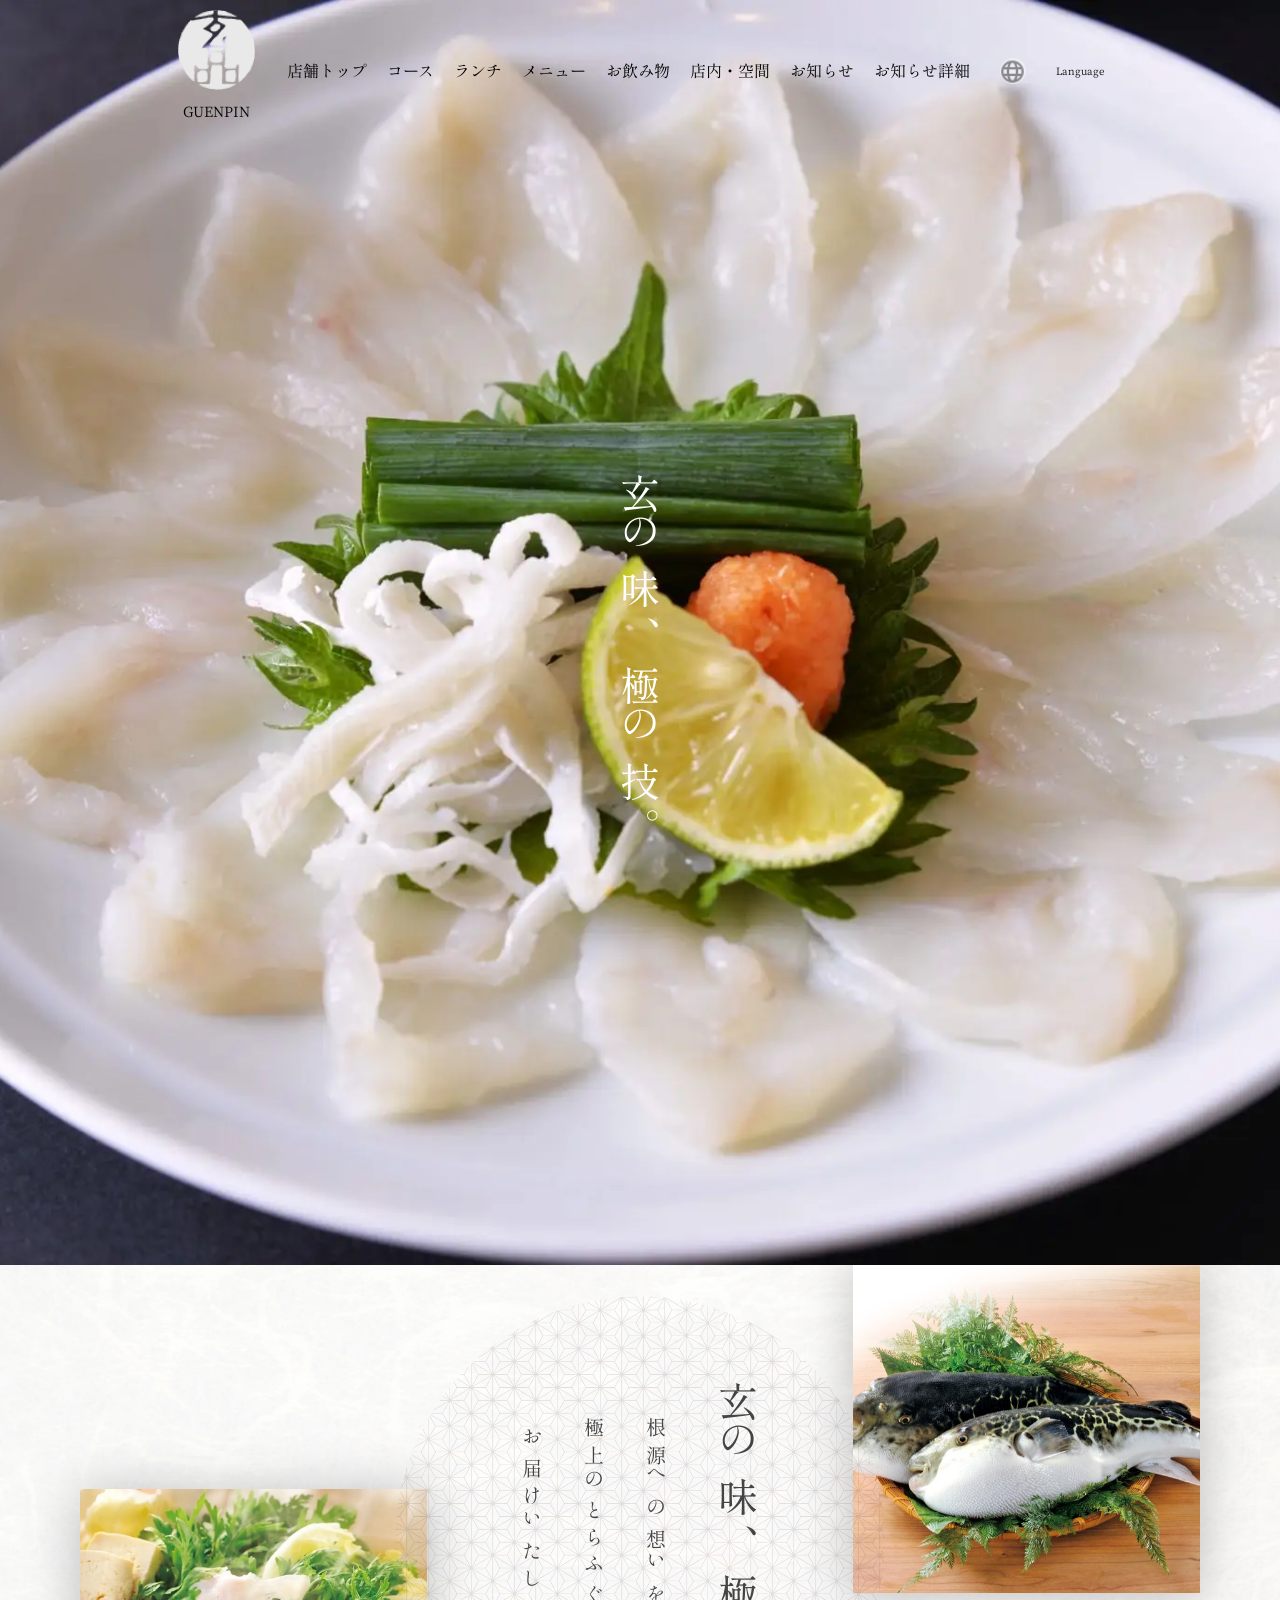
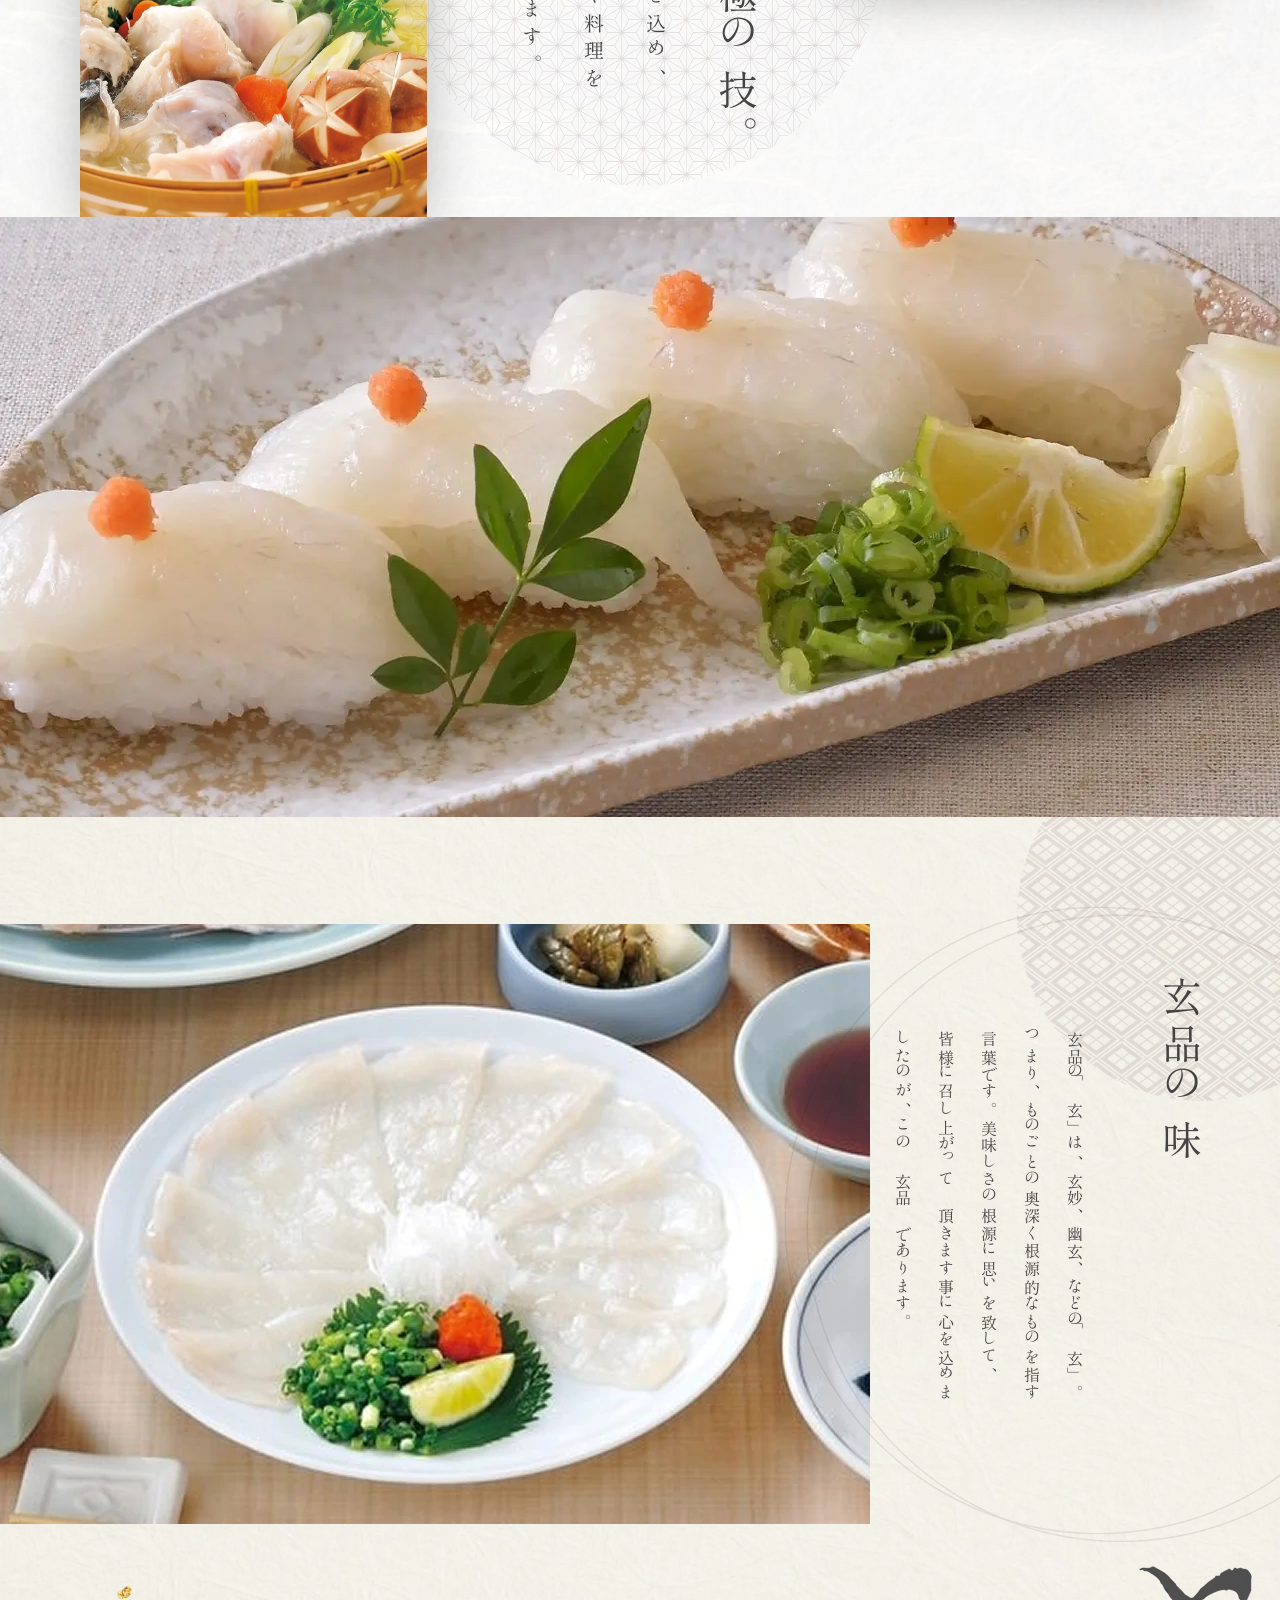
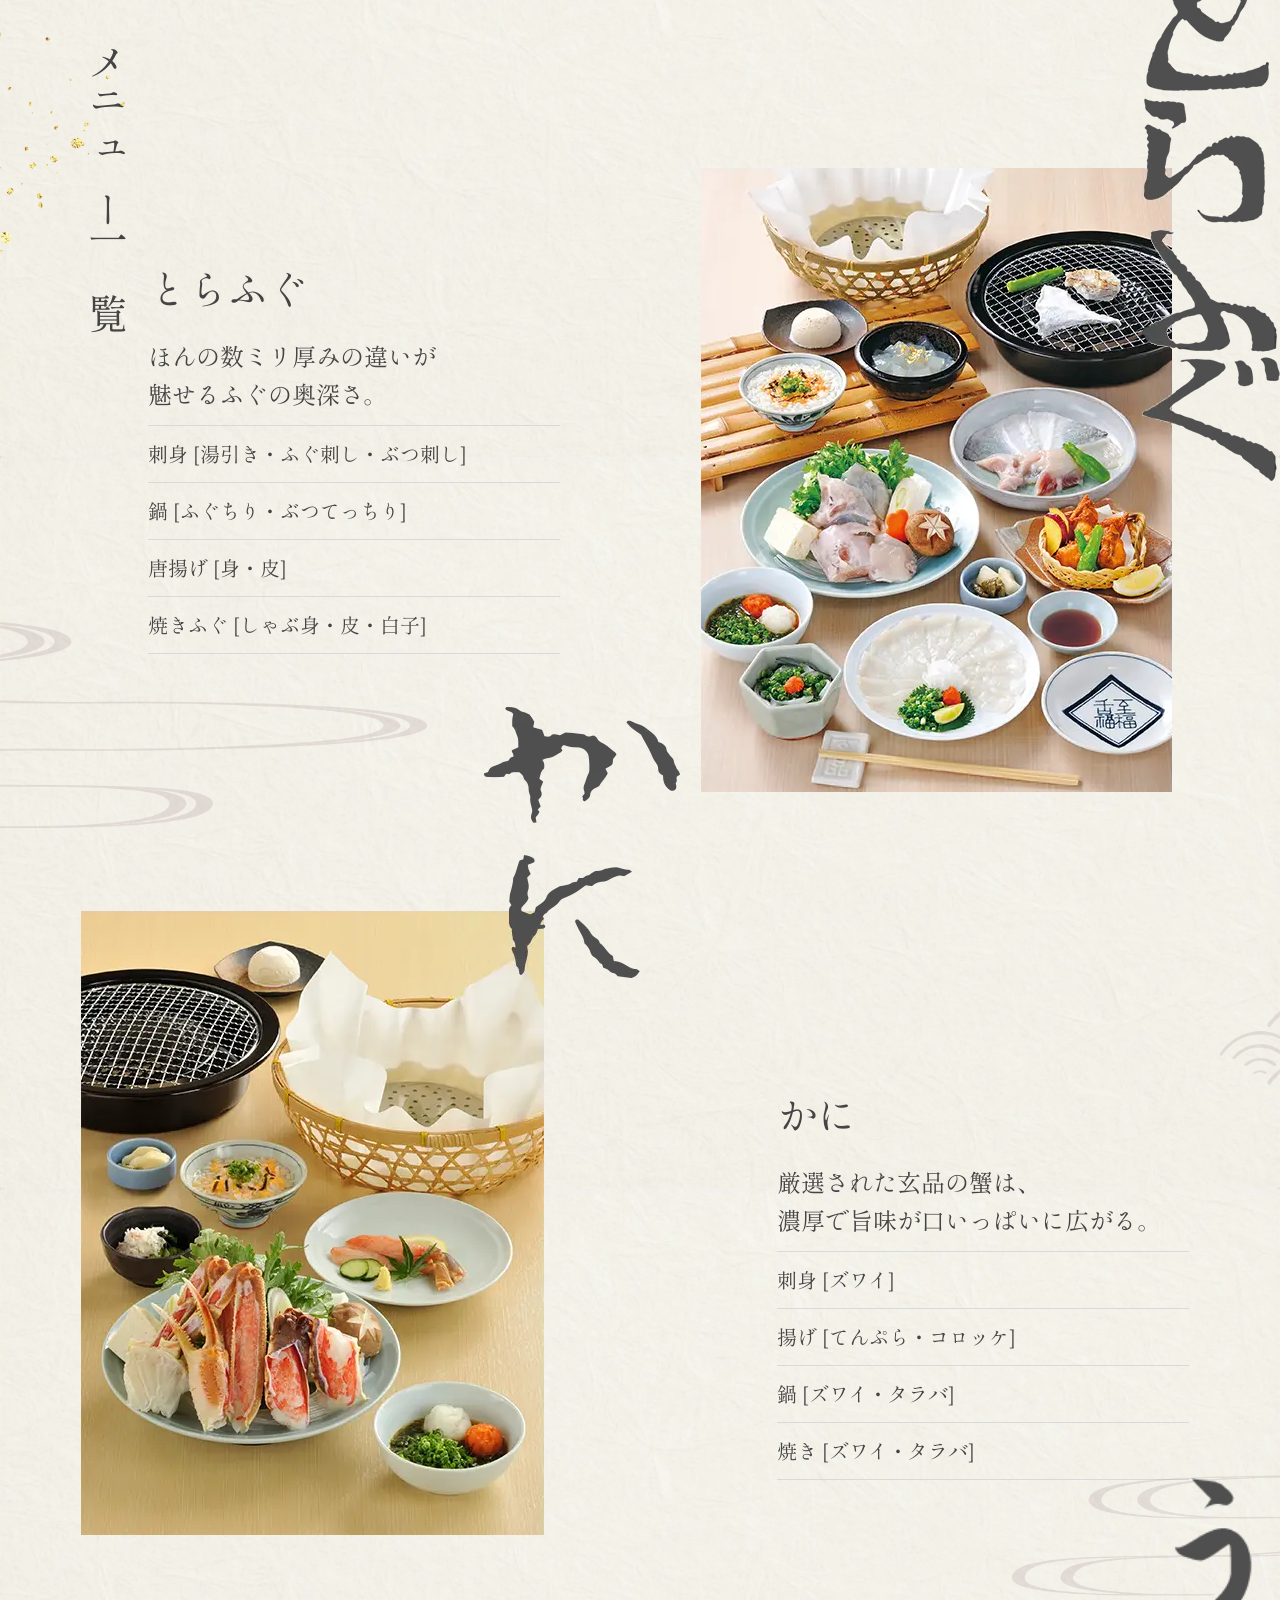
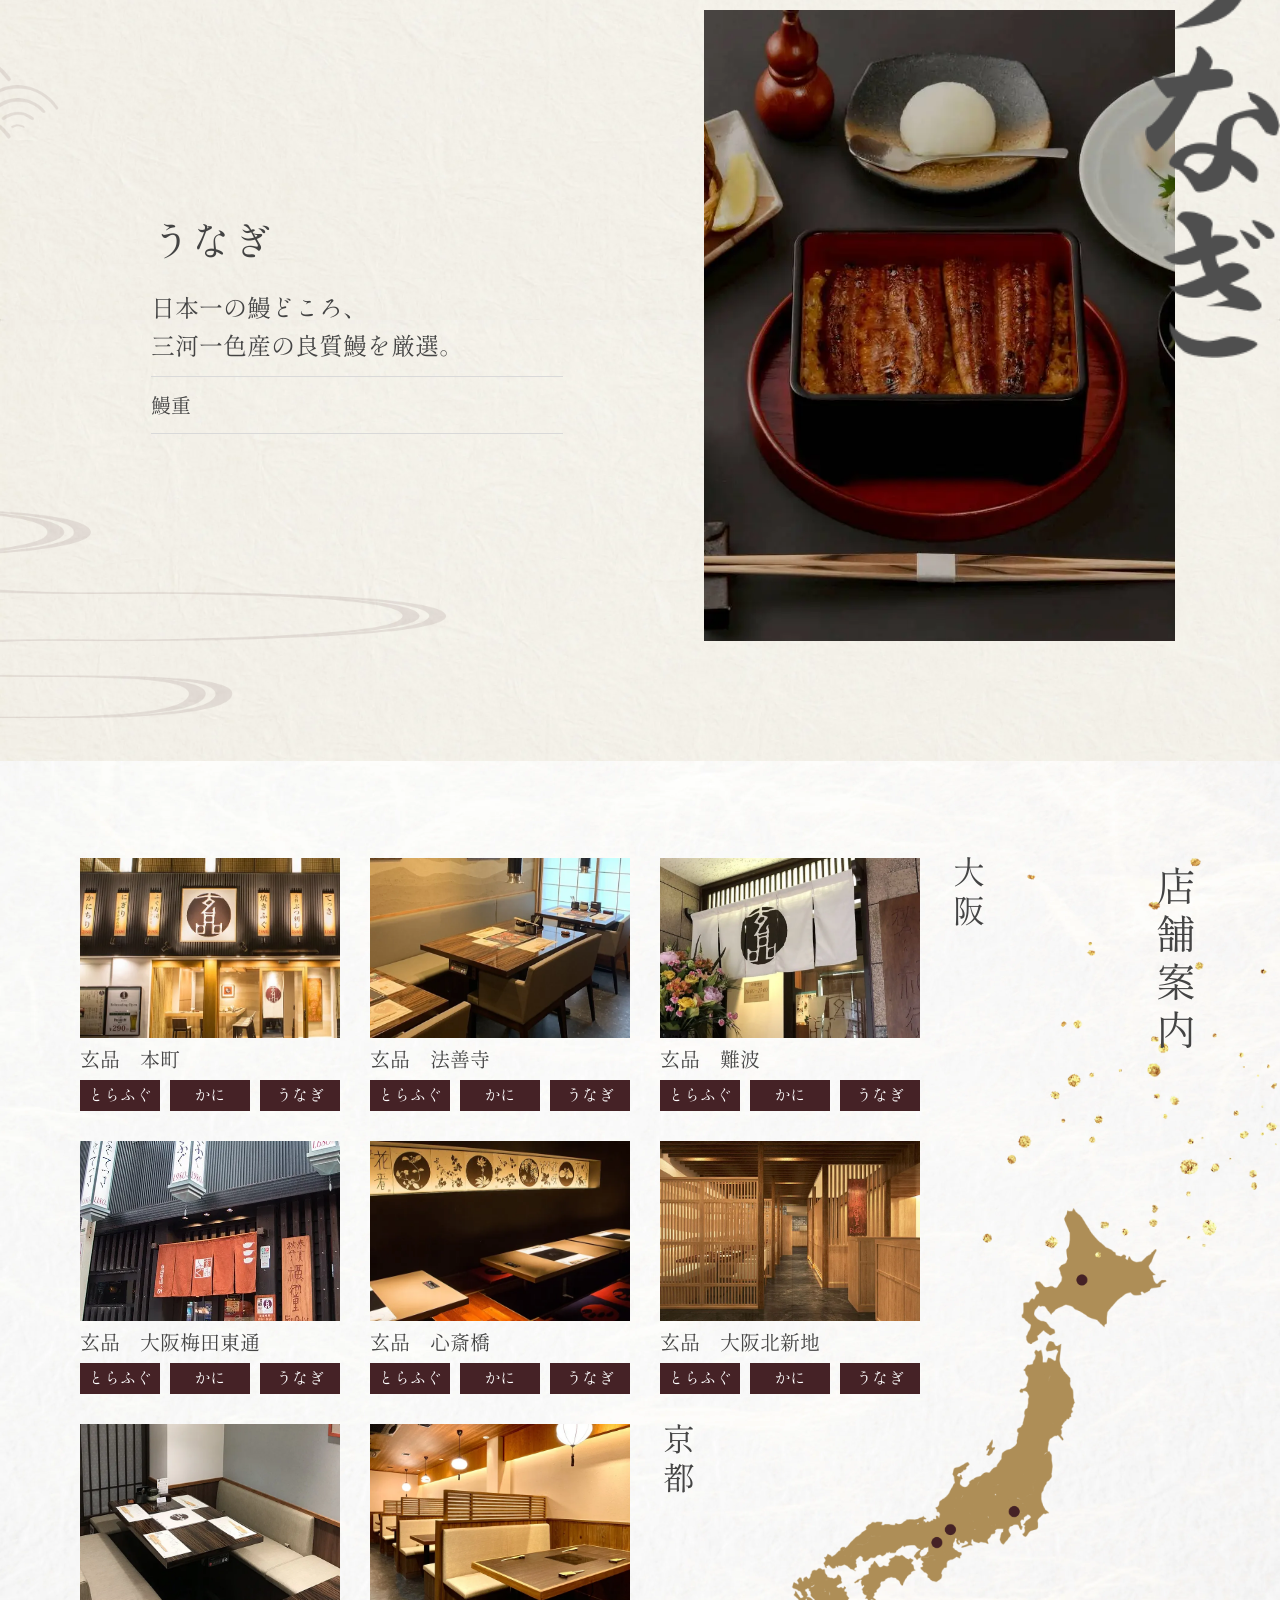
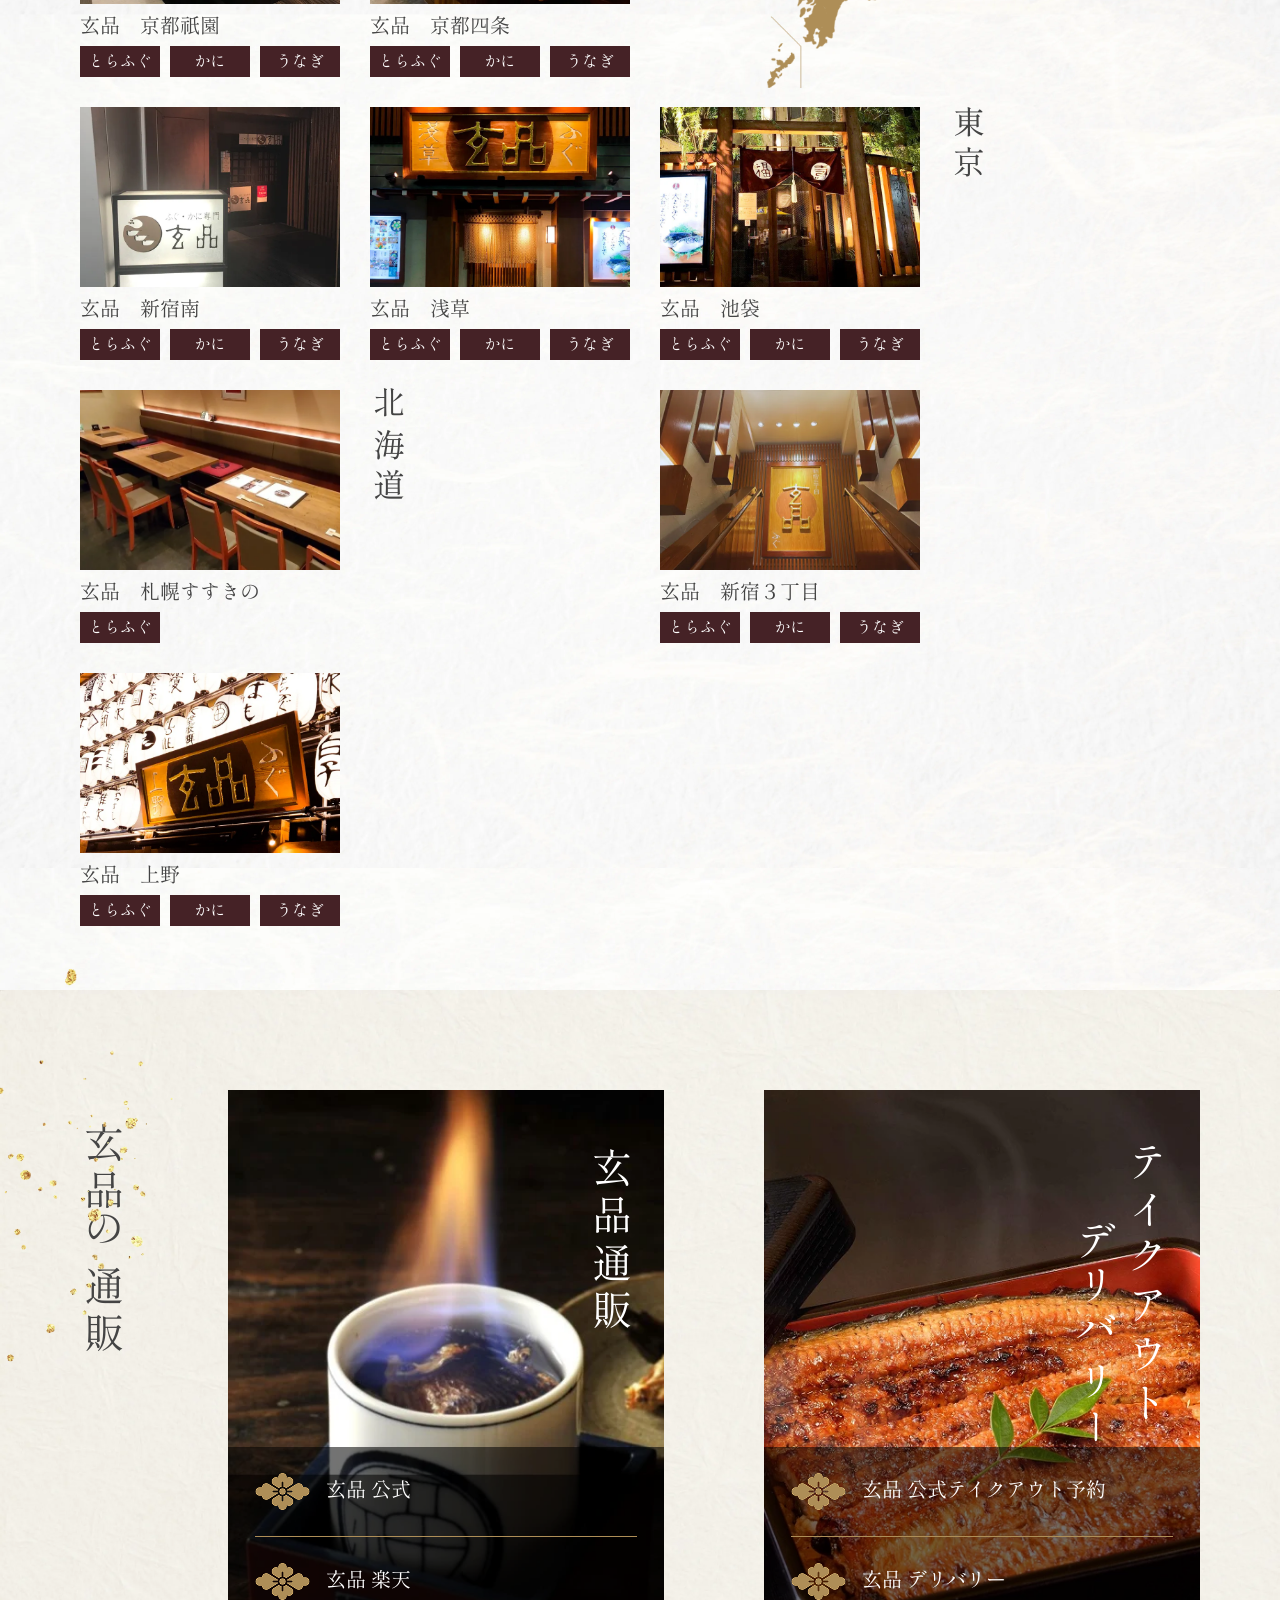
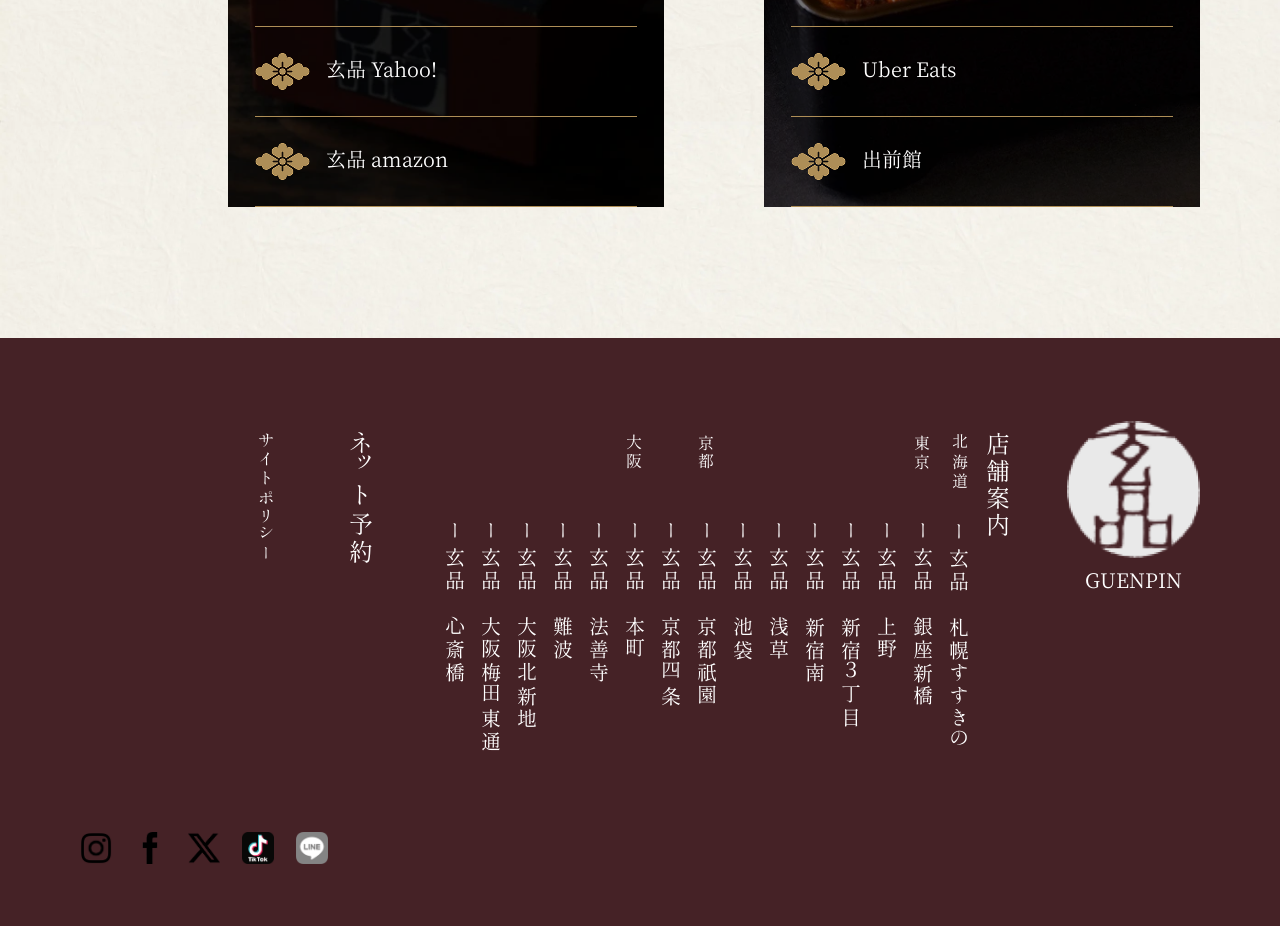
<file: index.html>
<!DOCTYPE html>
<html lang="ja">
<head>
    <meta charset="UTF-8">
    <meta name="viewport" content="width=device-width, initial-scale=1.0">
    <title>Guenpin</title>
    <link rel="stylesheet" href="/assets/css/base.css">
    <link rel="stylesheet" href="/assets/css/index.css">
    <link rel="stylesheet" href="/assets/css/header.css">
</head>
<body>

    <!-- <header class="header container">
        <div class="boxed-width flx-row"> -->
        <!-- Logo here  -->
        <!-- <div class="logo flx-row">
        <figure>
            <img src="/assets/media/logo.png" alt="Logo image">
            <figcaption>Logo image dark background</figcaption>
        </figure>

        <span class="h1">玄品 大阪梅田東通店</span>
        </div> -->

        <!-- Header nav links -->
        <!-- <menu class="header-nav">
            <nav>
                <li><a href="">コース</a></li>
                <li><a href="">ランチ</a></li>
                <li><a href="">メニュー</a></li>
                <li><a href="">お飲み物</a></li>
                <li><a href="">店内・空間</a></li>
                <li><a href="">お知らせ</a></li>
                <li><a href="">店舗トップ</a></li>
            </nav>
        </menu> -->

        <!-- site language toggle -->
        <!-- <div class="language-toggle flx-row">
            <figure><img src="/assets/media/world-globe-icon.png" alt="World globe icon">
            <figcaption>World Globe image</figcaption>
            </figure>
            <span>Language</span>
        </div> -->

        <!-- button -->
        <!-- <button class="header-cta-button btn-cta"><a href="">ネット予約</a></button> -->

        <!-- Hamburger menu  -->
        <!-- <figure class="hamburger-nav-icon">
            <img src="/assets/media/hamburger-menu-icon.svg" alt="Hmaburger Svg">
            <figcaption>Hamburger menu icon</figcaption>
        </figure>
        </div> -->


        <!-- <div class="boxed-width breadcrumbs-text">
            <span class="breacrumbs">トップページ > 店舗案内 > 玄品 大阪梅田東通店</span>
        </div> -->

         <!-- Mobile menu starts -->
        <div class="mobile-menu is-hidden">
            <div class="menu-wrapper">
                <div class="col-1 flx-col">
                    <svg width="23" height="23" viewBox="0 0 23 23" fill="none" xmlns="http://www.w3.org/2000/svg"><line y1="-1" x2="29.2077" y2="-1" transform="matrix(0.695022 -0.718988 0.417733 0.90857 0.835938 22.8276)" stroke="#323232" stroke-width="2"/><line y1="-1" x2="29.6985" y2="-1" transform="matrix(0.707107 0.707107 -0.406138 0.913812 0.835938 1.82764)" stroke="#323232" stroke-width="2"/></svg>

                    <div class="logo flx-row">
                        <figure>
                            <img src="/assets/media/logo.png" alt="Logo image">
                            <figcaption>Logo image dark background</figcaption>
                        </figure>

                        <span class="h1">玄品 大阪梅田東通店</span>
                    </div>
                </div>
                <menu class="col-2 nav">
                    <nav class="flx-col">
                        <li><a href="/store.html">店舗トップ</a></li>
                <li><a href="/courses.html">コース</a></li>
                <li><a href="/lunch.html">ランチ</a></li>
                <li><a href="/menus.html">メニュー</a></li>
                <li><a href="/drinks.html">お飲み物</a></li>
                <li><a href="/interior-spaces.html">店内・空間</a></li>
                <li><a href="/announcements.html">お知らせ</a></li>
                <li><a href="/announcements-details.html">お知らせ詳細</a></li>
                        <div class="language-toggle flx-row">
                            <figure><img src="/assets/media/world-globe-icon.png" alt="World globe icon">
                                <figcaption>World Globe image</figcaption>
                            </figure>
                            <span>Language</span>
                        </div>
                    </nav>
                </menu>
                <div class="btn-cta-wrapper">
                    <div class="above-footer-cta flx-col">
                        <button class="btn-light phone flx-row"><a href="tel:06-6311-0129"><span>お電話でのご予約</span><span> 06-6311-0129</span></a></button>
                        <button class="btn-light reception flx-row"><a href=""><span>24時間受付</span><span>ネット予約</span></a></button>
                    </div>
                </div>
            </div>
        </div>


        <!-- </div>
    </header> -->

<!-- -------------------------Header ends here-------------------------------  -->

<section class="hero container">
    <div class="boxed-width">
        <figure class="hero-background">
            <img src="/assets/media/meal-1.webp" alt="">
            <figcaption>Luxury meal on a pearl ceramic plate</figcaption>
        </figure>


        <div class="hero-foreground flx-col">

        <div class="language-toggle flx-row">

            <figure class="flx-col logo-wrapper">
            <a href="/index.html">
            <img src="/assets/media/logo-light.png" alt="">
            </a>
            <a href="/index.html">
            <span class="logo-text h4">GUENPIN</span>
            </a>
            <figcaption>Logo image light</figcaption>
        </figure>

        
            <menu class="header-nav">
            <nav class="flx-row">
                <li><a href="/store.html">店舗トップ </a> </li>
                <li><a href="/courses.html">コース</a></li>
                <li><a href="/lunch.html">ランチ</a></li>
                <li><a href="/menus.html">メニュー</a></li>
                <li><a href="/drinks.html">お飲み物</a></li>
                <li><a href="/interior-spaces.html">店内・空間</a></li>
                <li><a href="/announcements.html">お知らせ</a></li>
                <li><a  href="/announcements-details.html">お知らせ詳細</a></li>
            </nav>
            </menu>


            <figure><img src="/assets/media/world-globe-icon.png" alt="World globe icon">
            <figcaption>World Globe image</figcaption>
            </figure>
            <span>Language</span>

            


          <!-- Hamburger menu icon -->
        <figure class="hamburger-nav-icon">
                <svg xmlns="http://www.w3.org/2000/svg" width="25" height="25" fill="#000000" viewBox="0 0 256 256"><path d="M224,128a8,8,0,0,1-8,8H40a8,8,0,0,1,0-16H216A8,8,0,0,1,224,128ZM40,72H216a8,8,0,0,0,0-16H40a8,8,0,0,0,0,16ZM216,184H40a8,8,0,0,0,0,16H216a8,8,0,0,0,0-16Z"></path></svg>

            <figcaption>Hamburger menu icon</figcaption>
        </figure>
        </div>

        

        <div class="upright-hero-heading flx-row">
            <span class="vertical">玄の味、極の技。</span>
        </div>
        </div>
    </div>
</section>


<section class="meals-showcase container ">
    <div class="boxed-width flx-col">

        <figure class="meal-showcase-1">
            <img src="/assets/media/meal-2.webp" alt="">
            <figcaption></figcaption>
        </figure>

        <div class="meals-showcase-heading">
            <figure class="ornament-bg">
                <img src="/assets/media/ornament-bg-1.webp" alt="">
                <figcaption></figcaption>
            </figure>

            <div class="details flx-row" >
            <h1 class="vertical">玄の味、極の技。</h1>
            <span class="vertical-20">お届けいたします。</span>
            <span class="vertical-20">極上のとらふぐ料理を</span>
            <span class="vertical-20">根源への想いを込め、</span>
            </div>
        </div>

        <figure class="meal-showcase-2">
            <img src="/assets/media/meal-3.jpg" alt="">
            <figcaption></figcaption>
        </figure>
        
    </div>
</section>

<section class="luxury-meal container">
    <div class="boxed-width">

        <figure>
            <img src="/assets/media/meal-4.webp" alt="">
            <figcaption>Luxury meal image</figcaption>
        </figure>
        
    </div>
</section>


<section class="menu-grid container">
    <div class="boxed-width">

       <div class="menu-1 flx-row">
        <figure class="menu-image">
            <img src="/assets/media/meal-5.webp" alt="">
            <figcaption>Image of a menu meal</figcaption>
        </figure>

        <div class="menu-details flx-row">
            <div class="details flx-row" >
            <h1 class="vertical">玄品の味</h1>
            <span class="vertical-16">したのが、この 玄品 であります。</span>
            <span class="vertical-16">皆様に召し上がって 頂きます事に心を込めま</span>
            <span class="vertical-16">言葉です。美味しさの根源に思いを致して、</span>
            <span class="vertical-16">つまり、ものごとの奥深く根源的なものを指す</span>
            <span class="vertical-16">玄品の「玄」は、玄妙、幽玄、などの「玄」。</span>
            </div>

            <figure class="ornament-img-1">
            <img src="/assets/media/ornament-bg2.webp" alt="">
            <figcaption>Image of a menu meal</figcaption>
            </figure>

            <figure class="ornament-img-2">
            <img src="/assets/media/ornament-bg3.png" alt="">
            <figcaption>Image of a menu meal</figcaption>
            </figure>
        </div>
       </div>


       <div class="menu-2">
       <div class="heading">
        <figure class="ornament-bg-2">
                    <img src="/assets/media/ornament-bg-7.webp" alt="">
                    <figcaption></figcaption>
                </figure>
            <h1 class="vertical"> メニュー一覧</h1>
        </div>

        <figure class="ornament-bg-1">
                    <img src="/assets/media/ornament-bg-5.png" alt="">
                    <figcaption></figcaption>
                </figure>
        <div class="menu flx-row">
            
            <div class="menu-details flx-col">
                <h1 class="heading">とらふぐ</h1>
                <h3 class="subheading">ほんの数ミリ厚みの違いが <br>魅せるふぐの奥深さ。</h3>
                <ul class="flx-col">
                    <li>刺身  [湯引き・ふぐ刺し・ぶつ刺し]</li>
                    <li>鍋  [ふぐちり・ぶつてっちり]</li>
                    <li>唐揚げ  [身・皮]</li>
                    <li>焼きふぐ  [しゃぶ身・皮・白子]</li>
                </ul>
                <figure class="ornament-bg-2">
                    <img src="/assets/media/ornament-bg-4.png" alt="">
                    <figcaption></figcaption>
                </figure>
            </div>

            <figure>
                <img src="/assets/media/meal-6.webp" alt="">
                <figcaption></figcaption>
            </figure>
        </div>
        </div>

        <div class="menu-3">
       <!-- <div class="heading">
            <h1 class="vertical"> お品書き</h1>
        </div> -->

        <div class="menu flx-row">
            <div class="menu-details flx-col">
                <figure class="ornament-bg-1">
                    <img src="/assets/media/ornament-bg-5.png" alt="">
                    <figcaption></figcaption>
                </figure>
                <h1 class="heading">かに</h1>
                <h3 class="subheading">厳選された玄品の蟹は、<br>濃厚で旨味が口いっぱいに広がる。</h3>
                <ul class="flx-col">
                    <li>刺身  [ズワイ]</li>
                    <li>揚げ  [てんぷら・コロッケ]</li>
                    <li>鍋  [ズワイ・タラバ]</li>
                    <li>焼き  [ズワイ・タラバ]</li>
                </ul>
                <figure class="ornament-bg-2">
                    <img src="/assets/media/ornament-bg-6.png" alt="">
                    <figcaption></figcaption>
                </figure>
            </div>

            <figure>
                <img src="/assets/media/meal-7.webp" alt="">
                <figcaption></figcaption>
            </figure>
        </div>
        </div>
        

        <div class="menu-4">
       <!-- <div class="heading">
            <h1 class="vertical"> お品書き</h1>
        </div> -->

        <div class="menu flx-row">
            <div class="menu-details flx-col">
                <figure class="ornament-bg-1">
                    <img src="/assets/media/ornament-bg-5.png" alt="">
                    <figcaption></figcaption>
                </figure>
                <h1 class="heading">うなぎ</h1>
                <h3 class="subheading">日本一の鰻どころ、<br>三河一色産の良質鰻を厳選。</h3>
                <ul class="flx-col">
                    <li>鰻重 </li>
                </ul>

                <figure class="ornament-bg-2">
                    <img src="/assets/media/ornament-bg-4.png" alt="">
                    <figcaption></figcaption>
                </figure>
            </div>

            <figure>
                <img class="meal-img" src="/assets/media/meal-8.webp" alt="">
                <img class="meal-inscription" src="/assets/media/inscription-1.png" alt="">
                <figcaption></figcaption>
            </figure>
        </div>
        </div>
    </div>
</section>


<section class=" container">
    <div class="boxed-width">

        
    </div>
</section>

<section class="store-data container">
    <div class="boxed-width">

        <div class="store-map flx-row">
            <figure class="ornament-bg-2">
                <img src="/assets/media/ornament-bg-7.webp" alt="">
                <figcaption></figcaption>
            </figure>

            <figure>
                <img src="/assets/media/store-map.png" alt="">
                <figcaption>Store interactive map</figcaption>
            </figure>
            <span class="vertical">店舗案内</span>
        </div>

        <div class="stores-col flx-col">


            <!-- First column -->

            <div class="store-col pc flx-row">
            <div class="store">
                <figure>
                    <img src="/assets/media/tatenpo-honmachi_result.webp" alt="">
                    <figcaption></figcaption>
                </figure>

                <div class="store-details">
                    <h4 class="store-name">玄品　本町</h4>
                    <ul class="">
                        <li>とらふぐ</li>
                        <li>かに</li>
                        <li>うなぎ</li>
                    </ul>
                </div>
            </div>

            <div class="store">
                <figure>
                    <img src="/assets/media/tatenpo-honten_result.webp" alt="">
                    <figcaption></figcaption>
                </figure>

                <div class="store-details">
                    <h4 class="store-name">玄品　法善寺</h4>
                    <ul class="">
                        <li>とらふぐ</li>
                        <li>かに</li>
                        <li>うなぎ</li>
                    </ul>
                </div>
            </div>

            <div class="store">
                <figure>
                    <img src="/assets/media/tatenpo-namba_result.webp" alt="">
                    <figcaption></figcaption>
                </figure>

                <div class="store-details">
                    <h4 class="store-name">玄品　難波</h4>
                    <ul class="">
                        <li>とらふぐ</li>
                        <li>かに</li>
                        <li>うなぎ</li>
                    </ul>
                </div>
            </div>

            <div class="store">
                <span class="vertical">大阪</span>
            </div>
            </div>

            <!-- Second column -->
            <div class="store-col pc flx-row">
            <div class="store">
                <figure>
                    <img src="/assets/media/umeda-naikan_result.webp" alt="">
                    <figcaption></figcaption>
                </figure>

                <div class="store-details">
                    <h4 class="store-name">玄品　大阪梅田東通</h4>
                    <ul class="">
                        <li>とらふぐ</li>
                        <li>かに</li>
                        <li>うなぎ</li>
                    </ul>
                </div>
            </div>

            <div class="store">
                <figure>
                    <img src="/assets/media/tatenpo-shinsaibashi_result.webp" alt="">
                    <figcaption></figcaption>
                </figure>

                <div class="store-details">
                    <h4 class="store-name">玄品　心斎橋</h4>
                    <ul class="">
                        <li>とらふぐ</li>
                        <li>かに</li>
                        <li>うなぎ</li>
                    </ul>
                </div>
            </div>

            <div class="store">
                <figure>
                    <img src="/assets/media/tatenpo-kitashinchi_result.webp" alt="">
                    <figcaption></figcaption>
                </figure>

                <div class="store-details">
                    <h4 class="store-name">玄品　大阪北新地</h4>
                    <ul class="">
                        <li>とらふぐ</li>
                        <li>かに</li>
                        <li>うなぎ</li>
                    </ul>
                </div>
            </div>
            </div>

            <!-- Third column -->
            <div class="store-col pc flx-row">
            <div class="store">
                <figure>
                    <img src="/assets/media/tatenpo-gion_result.webp" alt="">
                    <figcaption></figcaption>
                </figure>

                <div class="store-details">
                    <h4 class="store-name">玄品　京都祇園</h4>
                    <ul class="">
                        <li>とらふぐ</li>
                        <li>かに</li>
                        <li>うなぎ</li>
                    </ul>
                </div>
            </div>

            <div class="store">
                <figure>
                    <img src="/assets/media/tatenpo_result.webp" alt="">
                    <figcaption></figcaption>
                </figure>

                <div class="store-details">
                    <h4 class="store-name">玄品　京都四条</h4>
                    <ul class="">
                        <li>とらふぐ</li>
                        <li>かに</li>
                        <li>うなぎ</li>
                    </ul>
                </div>
            </div>
             <div class="store">
                <span class="vertical">京都</span>
            </div>
            </div>


            <!-- Fourth column -->
            <div class="store-col pc flx-row">
            <!-- <div class="store">
                <figure>
                    <img src="/assets/media/tatenpo-shinsaibashi_result.webp" alt="">
                    <figcaption></figcaption>
                </figure>

                <div class="store-details">
                    <h4 class="store-name">玄品　銀座新橋</h4>
                    <ul class="">
                        <li>とらふぐ</li>
                        <li>かに</li>
                        <li>うなぎ</li>
                    </ul>
                </div>
            </div> -->

            <div class="store">
                <figure>
                    <img src="/assets/media/tatenpo-shinjukuminami_result.webp" alt="">
                    <figcaption></figcaption>
                </figure>

                <div class="store-details">
                    <h4 class="store-name">玄品　新宿南</h4>
                    <ul class="">
                        <li>とらふぐ</li>
                        <li>かに</li>
                        <li>うなぎ</li>
                    </ul>
                </div>
            </div>

            <div class="store">
                <figure>
                    <img src="/assets/media/tatenpo-asakusa_result.webp " alt="">
                    <figcaption></figcaption>
                </figure>

                <div class="store-details">
                    <h4 class="store-name">玄品　浅草</h4>
                    <ul class="">
                        <li>とらふぐ</li>
                        <li>かに</li>
                        <li>うなぎ</li>
                    </ul>
                </div>
            </div>

            <div class="store">
                <figure>
                    <img src="/assets/media/tatenpo-ikebukuro_result.webp" alt="">
                    <figcaption></figcaption>
                </figure>

                <div class="store-details">
                    <h4 class="store-name">玄品　池袋</h4>
                    <ul class="">
                        <li>とらふぐ</li>
                        <li>かに</li>
                        <li>うなぎ</li>
                    </ul>
                </div>
            </div>
             <div class="store">
                <span class="vertical">東京</span>
            </div>
            </div>


            <!-- Last column -->

            <div class="store-col pc flx-row">
            <div class="store">
                <figure>
                    <img src="/assets/media/tatenpo-sapporo_result.webp" alt="">
                    <figcaption></figcaption>
                </figure>

                <div class="store-details">
                    <h4 class="store-name">玄品　札幌すすきの</h4>
                    <ul class="">
                        <li>とらふぐ</li>
                        
                    </ul>
                </div>
            </div>

             <div class="store">
                <span class="vertical">北海道</span>
            </div>

            <div class="store flx-col">
                <figure>
                    <img src="/assets/media/tatenpo-shinjuku_result.webp" alt="">
                    <figcaption></figcaption>
                </figure>

                <div class="store-details">
                    <h4 class="store-name">玄品　新宿３丁目</h4>
                    <ul class="">
                        <li>とらふぐ</li>
                        <li>かに</li>
                        <li>うなぎ</li>
                    </ul>
                </div>
            </div>

            <div class="store">
                <figure>
                    <img src="/assets/media/tatenpo-ueno_result.webp" alt="">
                    <figcaption></figcaption>
                </figure>

                <div class="store-details">
                    <h4 class="store-name">玄品　上野</h4>
                    <ul class="">
                        <li>とらふぐ</li>
                        <li>かに</li>
                        <li>うなぎ</li>
                    </ul>
                </div>
            </div>
        </div>














            <!-- Mobile views below -->

            <div class="store-col mobile flx-row">
                <div class="store vertical-heading">
                    <span class="vertical">大阪</span>
                </div>

            <div class="store">
                <figure>
                    <img src="/assets/media/tatenpo-namba_result.webp" alt="">
                    <figcaption></figcaption>
                </figure>

                <div class="store-details">
                    <h4 class="store-name">玄品　難波</h4>
                    <ul class="">
                        <li>とらふぐ</li>
                        <li>かに</li>
                        <li>うなぎ</li>
                    </ul>
                </div>
            </div>

            <div class="store flx-col">
                <figure>
                    <img src="/assets/media/tatenpo-honten_result.webp" alt="">
                    <figcaption></figcaption>
                </figure>

                <div class="store-details">
                    <h4 class="store-name">玄品　法善寺</h4>
                    <ul class="">
                        <li>とらふぐ</li>
                        <li>かに</li>
                        <li>うなぎ</li>
                    </ul>
                </div>
            </div>

            <div class="store">
                <figure>
                    <img src="/assets/media/tatenpo-honmachi_result.webp" alt="">
                    <figcaption></figcaption>
                </figure>

                <div class="store-details">
                    <h4 class="store-name">玄品　本町</h4>
                    <ul class="">
                        <li>とらふぐ</li>
                        <li>かに</li>
                        <li>うなぎ</li>
                    </ul>
                </div>
            </div>


            <div class="store">
                <figure>
                    <img src="/assets/media/tatenpo-kitashinchi_result.webp" alt="">
                    <figcaption></figcaption>
                </figure>

                <div class="store-details">
                    <h4 class="store-name">玄品　大阪北新地</h4>
                    <ul class="">
                        <li>とらふぐ</li>
                        <li>かに</li>
                        <li>うなぎ</li>
                    </ul>
                </div>
            </div>

            <div class="store">
                <figure>
                    <img src="/assets/media/tatenpo-shinsaibashi_result.webp" alt="">
                    <figcaption></figcaption>
                </figure>

                <div class="store-details">
                    <h4 class="store-name">玄品　心斎橋</h4>
                    <ul class="">
                        <li>とらふぐ</li>
                        <li>かに</li>
                        <li>うなぎ</li>
                    </ul>
                </div>
            </div>

            <div class="store">
                <figure>
                    <img src="/assets/media/umeda-naikan_result.webp" alt="">
                    <figcaption></figcaption>
                </figure>

                <div class="store-details">
                    <h4 class="store-name">玄品　大阪梅田東通</h4>
                    <ul class="">
                        <li>とらふぐ</li>
                        <li>かに</li>
                        <li>うなぎ</li>
                    </ul>
                </div>
            </div>
            </div>

            <!-- Second mobile view -->

            <div class="store-col mobile flx-row">

            <div class="store  vertical-heading">
                <span class="vertical">京都</span>
            </div>


            <div class="store">
                <figure>
                    <img src="/assets/media/tatenpo_result.webp" alt="">
                    <figcaption></figcaption>
                </figure>

                <div class="store-details">
                    <h4 class="store-name">玄品　京都四条</h4>
                    <ul class="">
                        <li>とらふぐ</li>
                        <li>かに</li>
                        <li>うなぎ</li>
                    </ul>
                </div>
            </div>

            <div class="store">
                <figure>
                    <img src="/assets/media/tatenpo-gion_result.webp" alt="">
                    <figcaption></figcaption>
                </figure>

                <div class="store-details">
                    <h4 class="store-name">玄品　京都祇園</h4>
                    <ul class="">
                        <li>とらふぐ</li>
                        <li>かに</li>
                        <li>うなぎ</li>
                    </ul>
                </div>
            </div>
            </div>


            <!-- Third mobile view -->
            <div class="store-col mobile flx-row">

            <div class="store vertical-heading">
                <span class="vertical">東京</span>
            </div>


            <div class="store">
                <figure>
                    <img src="/assets/media/tatenpo-ikebukuro_result.webp" alt="">
                    <figcaption></figcaption>
                </figure>

                <div class="store-details">
                    <h4 class="store-name">玄品　池袋</h4>
                    <ul class="">
                        <li>とらふぐ</li>
                        <li>かに</li>
                        <li>うなぎ</li>
                    </ul>
                </div>
            </div>
            <div class="store flx-col">
                <figure>
                    <img src="/assets/media/tatenpo-asakusa_result.webp " alt="">
                    <figcaption></figcaption>
                </figure>

                <div class="store-details">
                    <h4 class="store-name">玄品　浅草</h4>
                    <ul class="">
                        <li>とらふぐ</li>
                        <li>かに</li>
                        <li>うなぎ</li>
                    </ul>
                </div>
            </div>

            <div class="store">
                <figure>
                    <img src="/assets/media/tatenpo-shinjukuminami_result.webp" alt="">
                    <figcaption></figcaption>
                </figure>

                <div class="store-details">
                    <h4 class="store-name">玄品　新宿南</h4>
                    <ul class="">
                        <li>とらふぐ</li>
                        <li>かに</li>
                        <li>うなぎ</li>
                    </ul>
                </div>
            </div>


            <div class="store">
                <figure>
                    <img src="/assets/media/tatenpo-shinsaibashi_result.webp" alt="">
                    <figcaption></figcaption>
                </figure>

                <div class="store-details">
                    <h4 class="store-name">玄品　銀座新橋</h4>
                    <ul class="">
                        <li>とらふぐ</li>
                        <li>かに</li>
                        <li>うなぎ</li>
                    </ul>
                </div>
            </div>

            <div class="store">
                <figure>
                    <img src="/assets/media/tatenpo-ueno_result.webp" alt="">
                    <figcaption></figcaption>
                </figure>

                <div class="store-details">
                    <h4 class="store-name">玄品　上野</h4>
                    <ul class="">
                        <li>とらふぐ</li>
                        <li>かに</li>
                        <li>うなぎ</li>
                    </ul>
                </div>
            </div>

            <div class="store">
                <figure>
                    <img src="/assets/media/tatenpo-shinjuku_result.webp" alt="">
                    <figcaption></figcaption>
                </figure>

                <div class="store-details">
                    <h4 class="store-name">玄品　新宿３丁目</h4>
                    <ul class="">
                        <li>とらふぐ</li>
                        <li>かに</li>
                        <li>うなぎ</li>
                    </ul>
                </div>
            </div>
            </div>

             <!-- Last mobile view -->

            <div class="store-col mobile flx-row">
            <div class="store vertical-heading">
                <span class="vertical">東京</span>
            </div>

            <div class="store">
                <figure>
                    <img src="/assets/media/tatenpo-sapporo_result.webp" alt="">
                    <figcaption></figcaption>
                </figure>

                <div class="store-details">
                    <h4 class="store-name">玄品　札幌すすきの</h4>
                    <ul class="">
                        <li>とらふぐ</li>
                        
                    </ul>
                </div>
            </div>

        </div>





















        
        </div>
    </div>
</section>


<section class="meal-ingredients container">
    <div class="boxed-width flx-row">

        <div class="heading">
            <figure class="ornament-bg-2">
                <img src="/assets/media/ornament-bg-7.webp" alt="">
                <figcaption></figcaption>
            </figure>
        <h4 class="vertical">玄品の通販</h4>
        </div>


        <div class="ingredient-card flx-col">
            <figure>
                <img src="/assets/media/meal-10.webp" alt="">
                <figcaption></figcaption>
            </figure>

            <div class="vertical heading">玄品通販</div>
            <ul class="ingredients-items flx-col">
                <li>玄品 公式</li>
                <li>玄品 楽天</li>
                <li>玄品 Yahoo!</li>
                <li>玄品 amazon</li>
            </ul>
        </div>

        <div class="ingredient-card flx-col">
            <figure>
                <img src="/assets/media/meal-9.webp" alt="">
                <figcaption></figcaption>
            </figure>

            <div class="vertical heading">テイクアウト</div>
            <div class="vertical heading">デリバリー</div>
            <ul class="ingredients-items flx-col">
                <li>玄品 公式テイクアウト予約</li>
                <li>玄品 デリバリー</li>
                <li>Uber Eats</li>
                <li>出前館</li>
            </ul>
        </div>
    </div>
</section>

<footer class="container flx-col">
    <div class="wrapper boxed-width">
        <div class="col-1 flx-row">
            <menu class="footer-nav-links">
                <nav class="nav-container">
                    <ul>
                        <a href="" >店舗案内</a>
                        <a href="" >北海道</a>
                    </ul>
                     <ul>
                        <a href="" >ー玄品　札幌すすきの</a>
                    </ul>
                </nav>

                <nav class="nav-container">
                    <ul>
                        <a href="" >東京</a>
                    </ul>
                     <ul>
                        <a href="" >ー玄品　銀座新橋</a>
                        <a href="" >ー玄品　上野</a>
                        <a href="" >ー玄品　新宿３丁目</a>
                        <a href="" >ー玄品　新宿南</a>
                        <a href="" >ー玄品　浅草</a>
                        <a href="" >ー玄品　池袋</a>
                    </ul>
                </nav>

                <!-- <nav class="nav-container">
                    <ul>
                        <a href="" >東京</a>
                    </ul>
                     <ul>
                        <a href="" >ー玄品　銀座新橋</a>
                        <a href="" >ー玄品　上野</a>
                        <a href="" >ー玄品　新宿３丁目</a>
                        <a href="" >ー玄品　新宿南</a>
                        <a href="" >ー玄品　浅草</a>
                        <a href="" >ー玄品　池袋</a>
                    </ul>
                </nav> -->

                <nav class="nav-container">
                    <ul>
                        <a href="" >京都</a>
                    </ul>
                     <ul>
                        <a href="" >ー玄品　京都祇園</a>
                        <a href="" >ー玄品　京都四条</a>
                    </ul>
                </nav>

                <nav class="nav-container">
                    <ul>
                        <a href="" >大阪</a>
                    </ul>
                     <ul>
                        <a href="" >ー玄品　本町</a>
                        <a href="" >ー玄品　法善寺</a>
                        <a href="" >ー玄品　難波</a>
                        <a href="" >ー玄品　大阪北新地</a>
                        <a href="" >ー玄品　大阪梅田東通</a>
                        <a href="" >ー玄品　心斎橋</a>
                    </ul>
                </nav>

                <nav class="nav-container">
                    <ul>
                        <a href="" >ネット予約</a>
                    </ul>
                     <ul>
                        
                    </ul>
                </nav>

                <nav class="nav-container">
                    <ul>
                        <a href="" >サイトポリシー</a>
                    </ul>
                     <ul>
                        
                    </ul>
                </nav>
            </menu>

            <figure class="logo-footer flx-col">
                <a href="/index.html">
                <img src="/assets/media/logo-light.png" alt="">
                </a>
                <a href="/index.html"><h4>GUENPIN</h4></a>
                <figcaption></figcaption>
            </figure>
        </div>


        <div class="col-2">
            <div class="icons-list flx-row">
                <figure>
                    <a href="">
                    <img src="/assets/media/instagram.png" alt="">
                    <figcaption>Instagram logo</figcaption>
                    </a>
                </figure>

                <figure>
                    <a href="">
                    <img src="/assets/media/facebook.png" alt="">
                    <figcaption>Instagram logo</figcaption>
                    </a>
                </figure>

                <figure>
                    <a href="">
                    <img src="/assets/media/twitter.png" alt="">
                    <figcaption>Instagram logo</figcaption>
                    </a>
                </figure>

                <figure>
                    <a href="">
                    <img src="/assets/media/tiktok.png" alt="">
                    <figcaption>Instagram logo</figcaption>
                    </a>
                </figure>

                <figure>
                    <a href="">
                    <img src="/assets/media/line.png" alt="">
                    <figcaption>Instagram logo</figcaption>
                    </a>
                </figure>
            </div>
        </div>


    </div>
</footer>

<!-- <div class="smart-nav">
    <span class="edge">move to edge</span>
    <a href="/index.html">Home</a>
    <a href="/store.html">Store</a>
    <a href="/menus.html">Store Details</a>
    <a href="/lunch.html">Lunch</a>
    <a href="/interior-spaces.html">interiors spaces</a>
    <a href="/courses.html">Courses</a>
    <a href="/campaign-preview.html">Campaign</a>
    <a href="/drinks.html">beverages</a>
    <a href="/announcements.html">announcements</a>
</div> -->
<script src="/assets/js/script.js"></script>
</body>
</html>
</file>
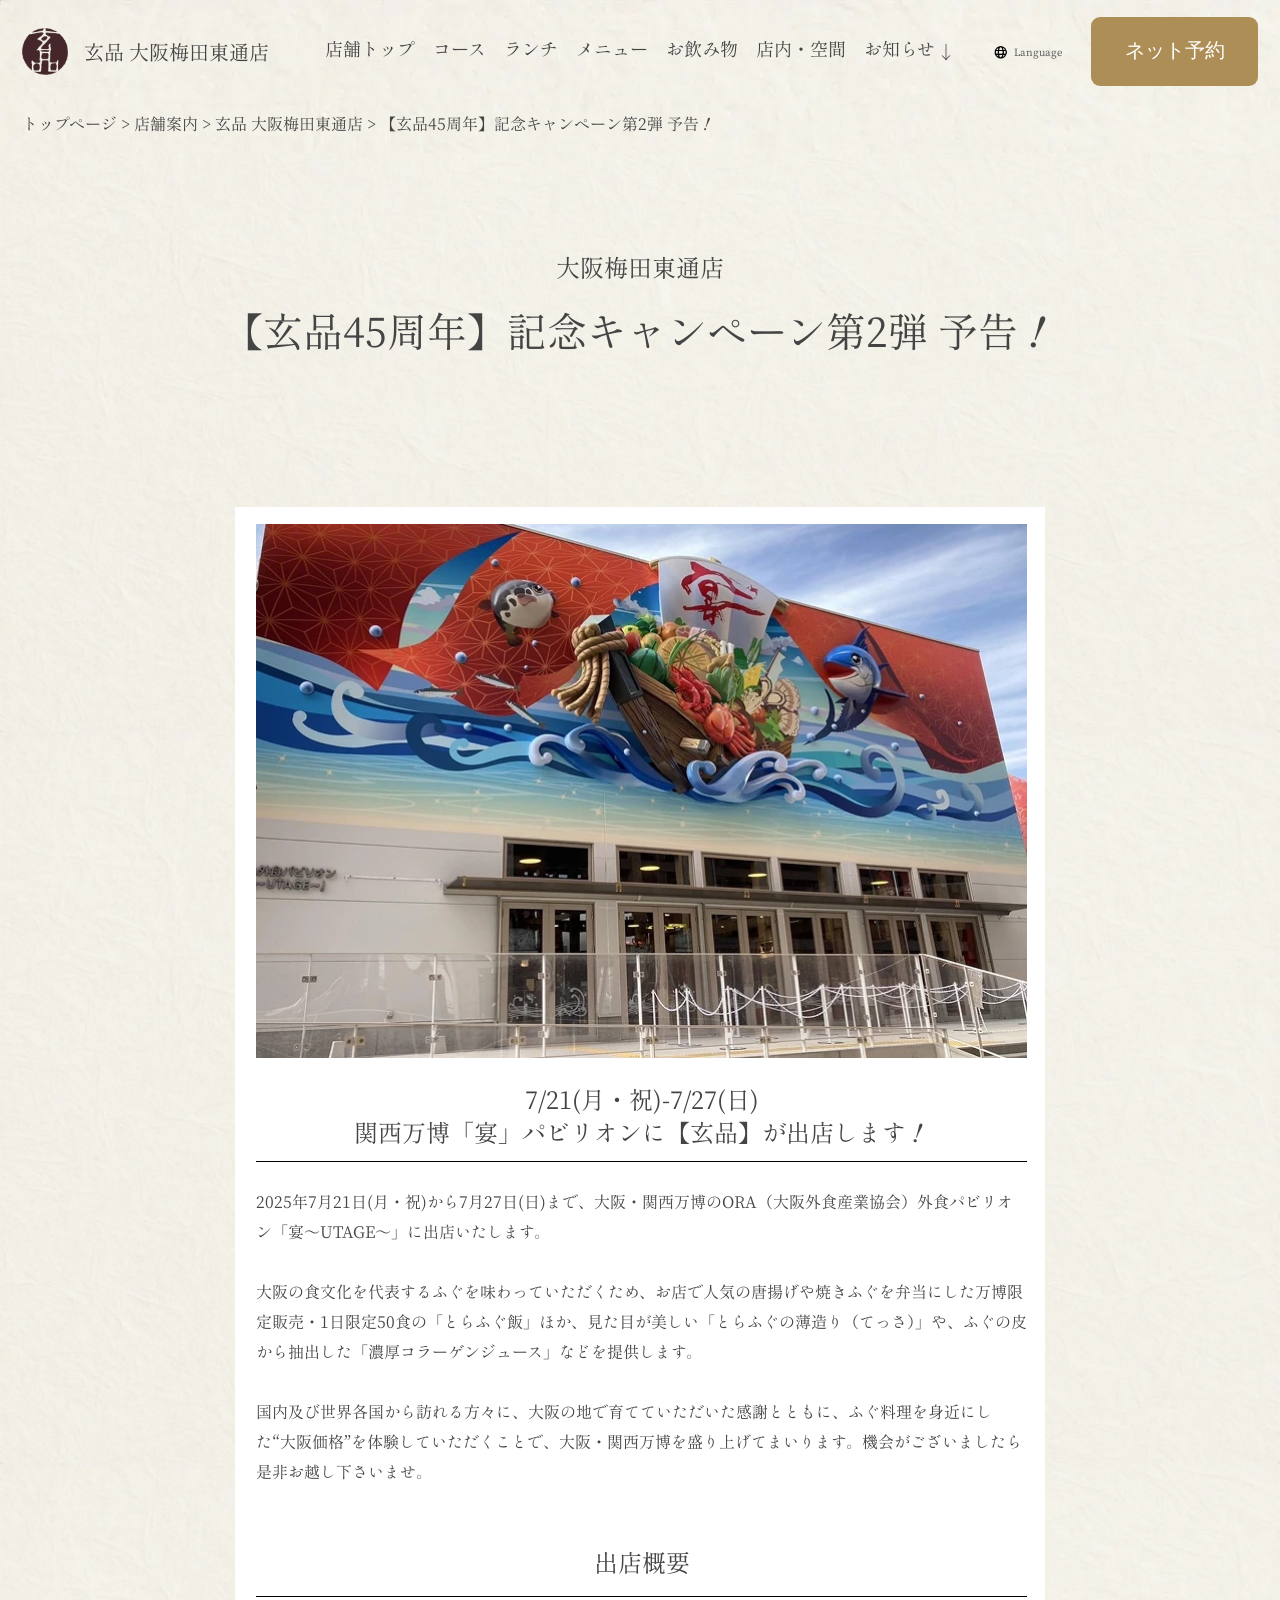
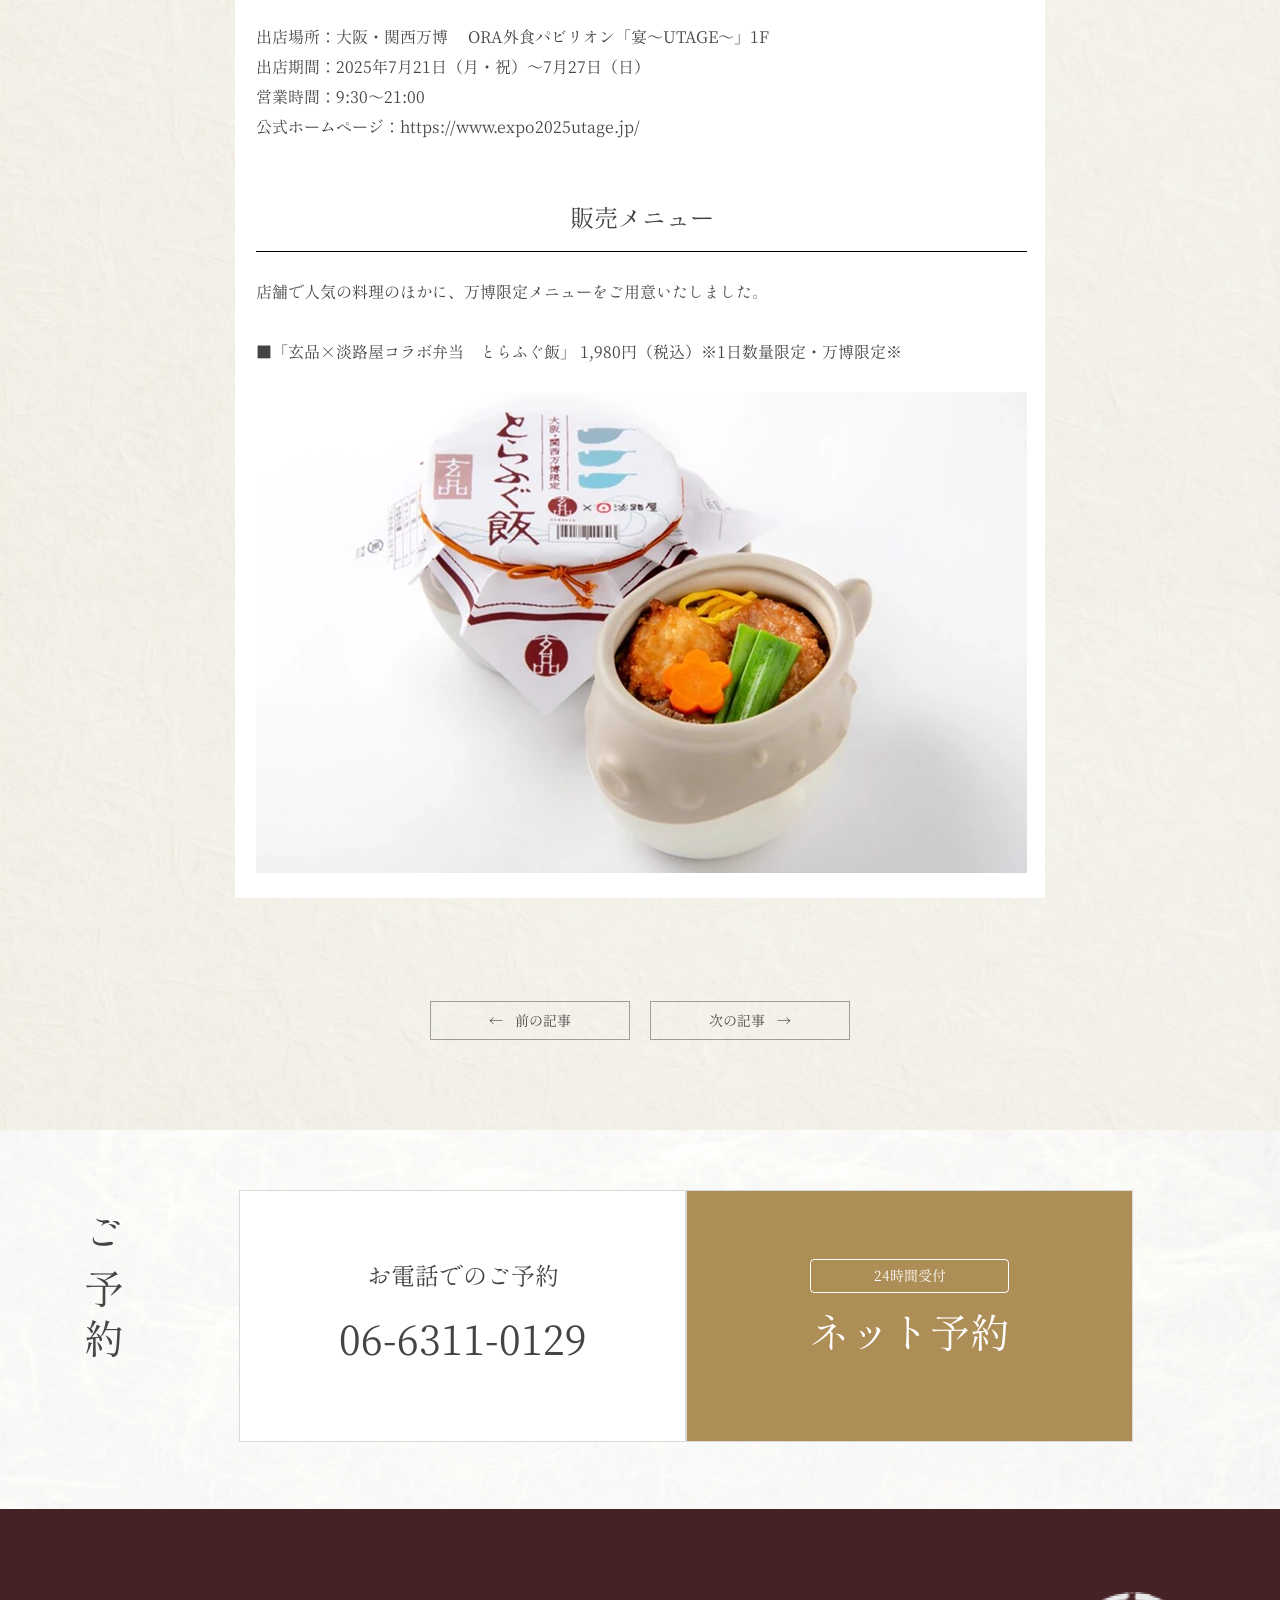
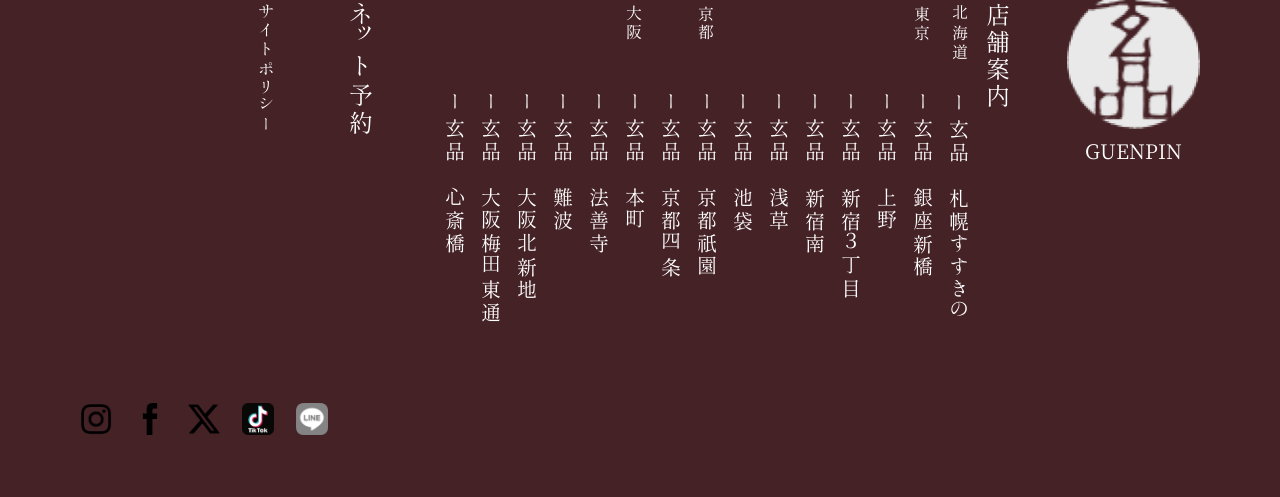
<file: announcements-details.html>
<!DOCTYPE html>
<html lang="ja">
<head>
    <meta charset="UTF-8">
    <meta name="viewport" content="width=device-width, initial-scale=1.0">
    <title>Guenpin</title>
    <link rel="stylesheet" href="/assets/css/base.css">
    <link rel="stylesheet" href="/assets/css/header.css">
    <link rel="stylesheet" href="/assets/css/announcements-details.css">
</head>
<body>
      <header class="header container">
        <div class="boxed-width flx-row">
        <!-- Logo here  -->
        <a href="/index.html"  class="logo flx-row">  
        <figure>
            <img src="/assets/media/logo.png" alt="Logo image">
            <figcaption>Logo image dark background</figcaption>
        </figure>
        <span class="h1">玄品 大阪梅田東通店</span>
        </a>

        <!-- Header nav links -->
        <menu class="header-nav">
            <nav>
                <li><a href="/store.html">店舗トップ </a></li>
                <li><a href="/courses.html">コース</a></li>
                <li><a href="/lunch.html">ランチ</a></li>
                <li><a href="/menus.html">メニュー</a></li>
                <li><a href="/drinks.html">お飲み物</a></li>
                <li><a href="/interior-spaces.html">店内・空間</a></li>
                <li><a href="/announcements.html">お知らせ</a><span>&darr;</span> <a  href="/announcements-details.html">お知らせ詳細</a></li>
                <!-- <li><a href="/store.html">店舗トップ </a> <span>&darr;</span> <a  href="/announcements-details.html">お知らせ詳細</a></li> -->
            </nav>
        </menu>
        

        <!-- site language toggle -->
        <div class="language-toggle flx-row">
            <figure><img src="/assets/media/world-globe-icon.png" alt="World globe icon">
            <figcaption>World Globe image</figcaption>
            </figure>
            <span>Language</span>
        </div>

        <!-- button -->
        <button class="header-cta-button btn-cta"><a href="">ネット予約</a></button>

        <!-- Hamburger menu  -->
        <figure class="hamburger-nav-icon">
                <svg xmlns="http://www.w3.org/2000/svg" width="25" height="25" fill="#000000" viewBox="0 0 256 256"><path d="M224,128a8,8,0,0,1-8,8H40a8,8,0,0,1,0-16H216A8,8,0,0,1,224,128ZM40,72H216a8,8,0,0,0,0-16H40a8,8,0,0,0,0,16ZM216,184H40a8,8,0,0,0,0,16H216a8,8,0,0,0,0-16Z"></path></svg>

            <figcaption>Hamburger menu icon</figcaption>
        </figure>
        </div>


        <div class="boxed-width breadcrumbs-text">
            <span class="breacrumbs">トップページ > 店舗案内 > 玄品 大阪梅田東通店 > 【玄品45周年】記念キャンペーン第2弾 予告！</span>
        </div>


        <!-- Mobile menu starts -->
        <div class="mobile-menu is-hidden">
            <div class="menu-wrapper">
                <div class="col-1 flx-col">
                    <svg width="23" height="23" viewBox="0 0 23 23" fill="none" xmlns="http://www.w3.org/2000/svg"><line y1="-1" x2="29.2077" y2="-1" transform="matrix(0.695022 -0.718988 0.417733 0.90857 0.835938 22.8276)" stroke="#323232" stroke-width="2"/><line y1="-1" x2="29.6985" y2="-1" transform="matrix(0.707107 0.707107 -0.406138 0.913812 0.835938 1.82764)" stroke="#323232" stroke-width="2"/></svg>

                    <div class="logo flx-row">
                        <figure>
                            <img src="/assets/media/logo.png" alt="Logo image">
                            <figcaption>Logo image dark background</figcaption>
                        </figure>

                        <span class="h1">玄品 大阪梅田東通店</span>
                    </div>
                </div>
                <menu class="col-2 nav">
                    <nav class="flx-col">
                <li><a href="/store.html">店舗トップ</a></li>
                <li><a href="/courses.html">コース</a></li>
                <li><a href="/lunch.html">ランチ</a></li>
                <li><a href="/menus.html">メニュー</a></li>
                <li><a href="/drinks.html">お飲み物</a></li>
                <li><a href="/interior-spaces.html">店内・空間</a></li>
                <li><a href="/announcements.html">お知らせ</a></li>
                <li><a href="/announcements-details.html">お知らせ詳細</a></li>

                        <div class="language-toggle flx-row">
                            <figure><img src="/assets/media/world-globe-icon.png" alt="World globe icon">
                                <figcaption>World Globe image</figcaption>
                            </figure>
                            <span>Language</span>
                        </div>
                    </nav>
                </menu>
                <div class="btn-cta-wrapper">
                    <div class="above-footer-cta flx-col">
                        <button class="btn-light phone flx-row"><a href="tel:06-6311-0129"><span>お電話でのご予約</span><span> 06-6311-0129</span></a></button>
                        <button class="btn-light reception flx-row"><a href=""><span>24時間受付</span><span>ネット予約</span></a></button>
                    </div>
                </div>
            </div>
        </div>

        <!-- Mobile menu ends here  -->
    </header>

<!-- -------------------------Header ends here-------------------------------  -->

<section class="intro container">
    <div class="boxed-width flx-col">

        <div class="page-details flx-col">
            <h1 class="store-name">大阪梅田東通店</h1>
            <h3 class="ware">【玄品45周年】記念キャンペーン第2弾 予告！</h3>
        </div>

        <!-- <div class="tabs-wrapper">
            <ul class="">
                <li class="btn-light">ひれ酒</li>
                <li class="btn-light">ビール</li>
                <li class="btn-light">日本酒</li>
                <li class="btn-light">焼酎</li>
                <li class="btn-light">ハイボール</li>
                <li class="btn-light">サワー</li>
                <li class="btn-light">果実酒・ワイン</li>
                <li class="btn-light">ソフトドリンク</li>
            </ul>
        </div> -->
    </div>
</section>

<section class="campaign container">
    <div class="boxed-width flx-row">

        <div class="campaign-vertical-card">
            <figure>
                <img src="/assets/media/campaign-banner-1.webp" alt="">
                <figcaption></figcaption>
            </figure>

            <div class="date">
                <h3>7/21(月・祝)-7/27(日)<br>関西万博「宴」パビリオンに【玄品】が出店します！</h3>
            </div>

            <div class="campaign-content">
                <p>
                    2025年7月21日(月・祝)から7月27日(日)まで、大阪・関西万博のORA（大阪外食産業協会）外食パビリオン「宴〜UTAGE〜」に出店いたします。<br><br>

                    大阪の食文化を代表するふぐを味わっていただくため、お店で人気の唐揚げや焼きふぐを弁当にした万博限定販売・1日限定50食の「とらふぐ飯」ほか、見た目が美しい「とらふぐの薄造り（てっさ）」や、ふぐの皮から抽出した「濃厚コラーゲンジュース」などを提供します。<br><br>

                    国内及び世界各国から訪れる方々に、大阪の地で育てていただいた感謝とともに、ふぐ料理を身近にした“大阪価格”を体験していただくことで、大阪・関西万博を盛り上げてまいります。機会がございましたら是非お越し下さいませ。

                </p>
            </div>

             <div class="overview">
                <h3>出店概要</h3>
            </div>

             <div class="campaign-content">
                <p>
                    出店場所：大阪・関西万博 　ORA外食パビリオン「宴〜UTAGE〜」1F<br>
                    出店期間：2025年7月21日（月・祝）～7月27日（日）<br>
                    営業時間：9:30～21:00<br>
                    公式ホームページ：https://www.expo2025utage.jp/<br>
                </p>
            </div>

            <div class="menu-items">
                <h3>販売メニュー</h3>
            </div>

            <div class="menu-items-content">
                <p>
                    店舗で人気の料理のほかに、万博限定メニューをご用意いたしました。<br><br>■「玄品×淡路屋コラボ弁当　とらふぐ飯」 1,980円（税込）※1日数量限定・万博限定※
                </p>
            </div>

            <figure>
                <img src="/assets/media/campaign-banner-2.webp" alt="">
                <figcaption></figcaption>
            </figure>
        </div>

       
    </div>
</section>


<section class="posts-navigation container">
    <div class="boxed-width flx-row">
        
            <span><a href="#">&#8592; &nbsp; 前の記事</a></span>
            <span><a href="#">次の記事 &nbsp; &#8594;</a></span>
        
</div>
</section>



<section class="reservations container">
    <div class="boxed-width flx-row">
        <h1 class="vertical heading">ご予約</h1>

        <div class="reservation-cards flx-row">

            <div class="card flx-col">
                <h3>お電話でのご予約</h3>
                <span class="h1"><a href="tel:06-6311-0129">06-6311-0129</a></span>
            </div>

             <div class="card flx-col">
                <h3>24時間受付</h3>
                <span class="h1">ネット予約</span>
            </div>

        </div>

        <div class="above-footer-cta flx-col">
                <button class="btn-light phone flx-row"><a href="tel:06-6311-0129"><span>お電話でのご予約</span><span> 06-6311-0129</span></a></button>
                <button class="btn-light reception flx-row"><a href=""><span>24時間受付</span><span>ネット予約</span></a></button>
        </div>
    </div>
</section> 

<footer class="container flx-col">
    <div class="wrapper boxed-width">
        <div class="col-1 flx-row">
            <menu class="footer-nav-links">
                <nav class="nav-container">
                    <ul>
                        <a href="" >店舗案内</a>
                        <a href="" >北海道</a>
                    </ul>
                     <ul>
                        <a href="" >ー玄品　札幌すすきの</a>
                    </ul>
                </nav>

                <nav class="nav-container">
                    <ul>
                        <a href="" >東京</a>
                    </ul>
                     <ul>
                        <a href="" >ー玄品　銀座新橋</a>
                        <a href="" >ー玄品　上野</a>
                        <a href="" >ー玄品　新宿３丁目</a>
                        <a href="" >ー玄品　新宿南</a>
                        <a href="" >ー玄品　浅草</a>
                        <a href="" >ー玄品　池袋</a>
                    </ul>
                </nav>

                <!-- <nav class="nav-container">
                    <ul>
                        <a href="" >東京</a>
                    </ul>
                     <ul>
                        <a href="" >ー玄品　銀座新橋</a>
                        <a href="" >ー玄品　上野</a>
                        <a href="" >ー玄品　新宿３丁目</a>
                        <a href="" >ー玄品　新宿南</a>
                        <a href="" >ー玄品　浅草</a>
                        <a href="" >ー玄品　池袋</a>
                    </ul>
                </nav> -->

                <nav class="nav-container">
                    <ul>
                        <a href="" >京都</a>
                    </ul>
                     <ul>
                        <a href="" >ー玄品　京都祇園</a>
                        <a href="" >ー玄品　京都四条</a>
                    </ul>
                </nav>

                <nav class="nav-container">
                    <ul>
                        <a href="" >大阪</a>
                    </ul>
                     <ul>
                        <a href="" >ー玄品　本町</a>
                        <a href="" >ー玄品　法善寺</a>
                        <a href="" >ー玄品　難波</a>
                        <a href="" >ー玄品　大阪北新地</a>
                        <a href="" >ー玄品　大阪梅田東通</a>
                        <a href="" >ー玄品　心斎橋</a>
                    </ul>
                </nav>

                <nav class="nav-container">
                    <ul>
                        <a href="" >ネット予約</a>
                    </ul>
                     <ul>
                        
                    </ul>
                </nav>

                <nav class="nav-container">
                    <ul>
                        <a href="" >サイトポリシー</a>
                    </ul>
                     <ul>
                        
                    </ul>
                </nav>
            </menu>

            <figure class="logo-footer flx-col">
                <a href="/index.html">
                <img src="/assets/media/logo-light.png" alt="">
                </a>
                <a href="/index.html"><h4>GUENPIN</h4></a>
                <figcaption></figcaption>
            </figure>
        </div>


        <div class="col-2">
            <div class="icons-list flx-row">
                <figure>
                    <a href="">
                    <img src="/assets/media/instagram.png" alt="">
                    <figcaption>Instagram logo</figcaption>
                    </a>
                </figure>

                <figure>
                    <a href="">
                    <img src="/assets/media/facebook.png" alt="">
                    <figcaption>Instagram logo</figcaption>
                    </a>
                </figure>

                <figure>
                    <a href="">
                    <img src="/assets/media/twitter.png" alt="">
                    <figcaption>Instagram logo</figcaption>
                    </a>
                </figure>

                <figure>
                    <a href="">
                    <img src="/assets/media/tiktok.png" alt="">
                    <figcaption>Instagram logo</figcaption>
                    </a>
                </figure>

                <figure>
                    <a href="">
                    <img src="/assets/media/line.png" alt="">
                    <figcaption>Instagram logo</figcaption>
                    </a>
                </figure>
            </div>
        </div>


    </div>
</footer>


<!-- <div class="smart-nav">
    <span class="edge">move to edge</span>
    <a href="/index.html">Home</a>
    <a href="/store.html">Store</a>
    <a href="/menus.html">Store Details</a>
    <a href="/lunch.html">Lunch</a>
    <a href="/interior-spaces.html">interiors spaces</a>
    <a href="/courses.html">Courses</a>
    <a href="/campaign-preview.html">Campaign</a>
    <a href="/drinks.html">beverages</a>
    <a href="/announcements.html">announcements</a>
</div> -->
<script src="/assets/js/script.js"></script>
</body>
</html>
</file>
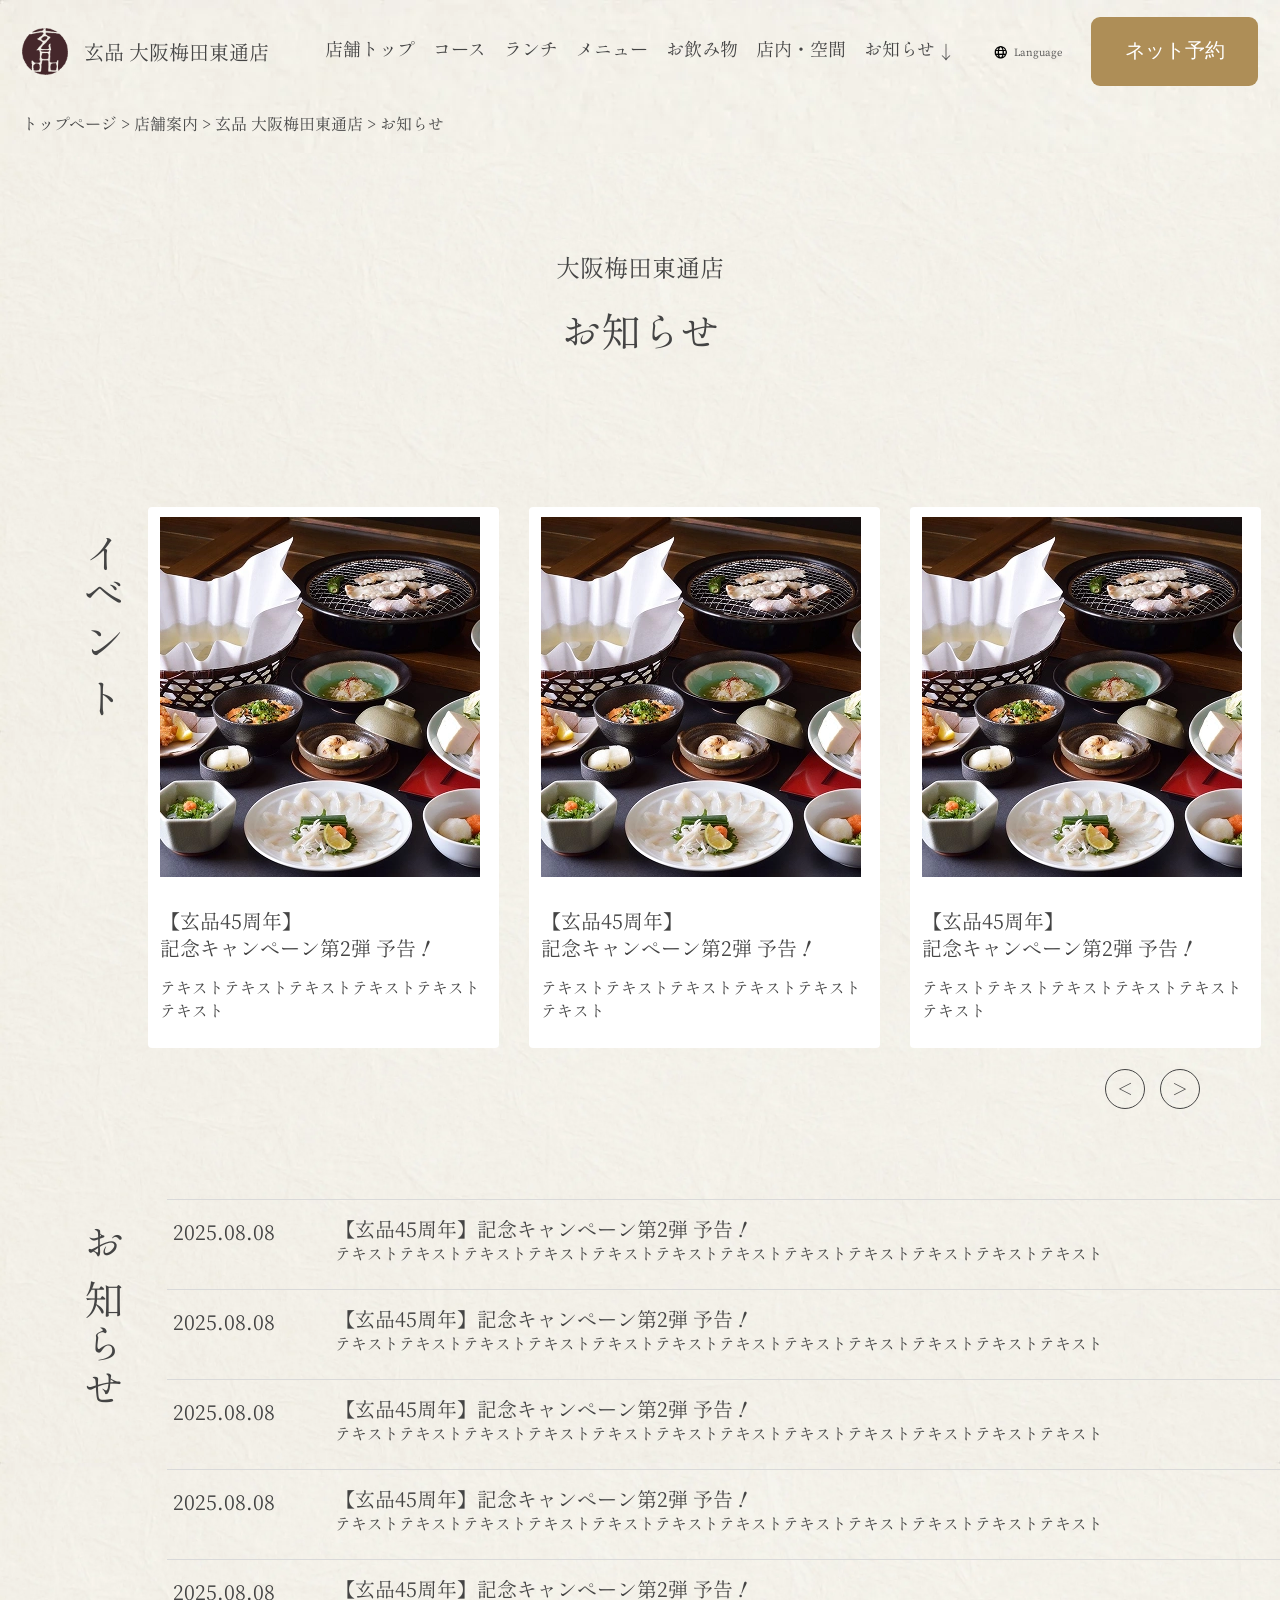
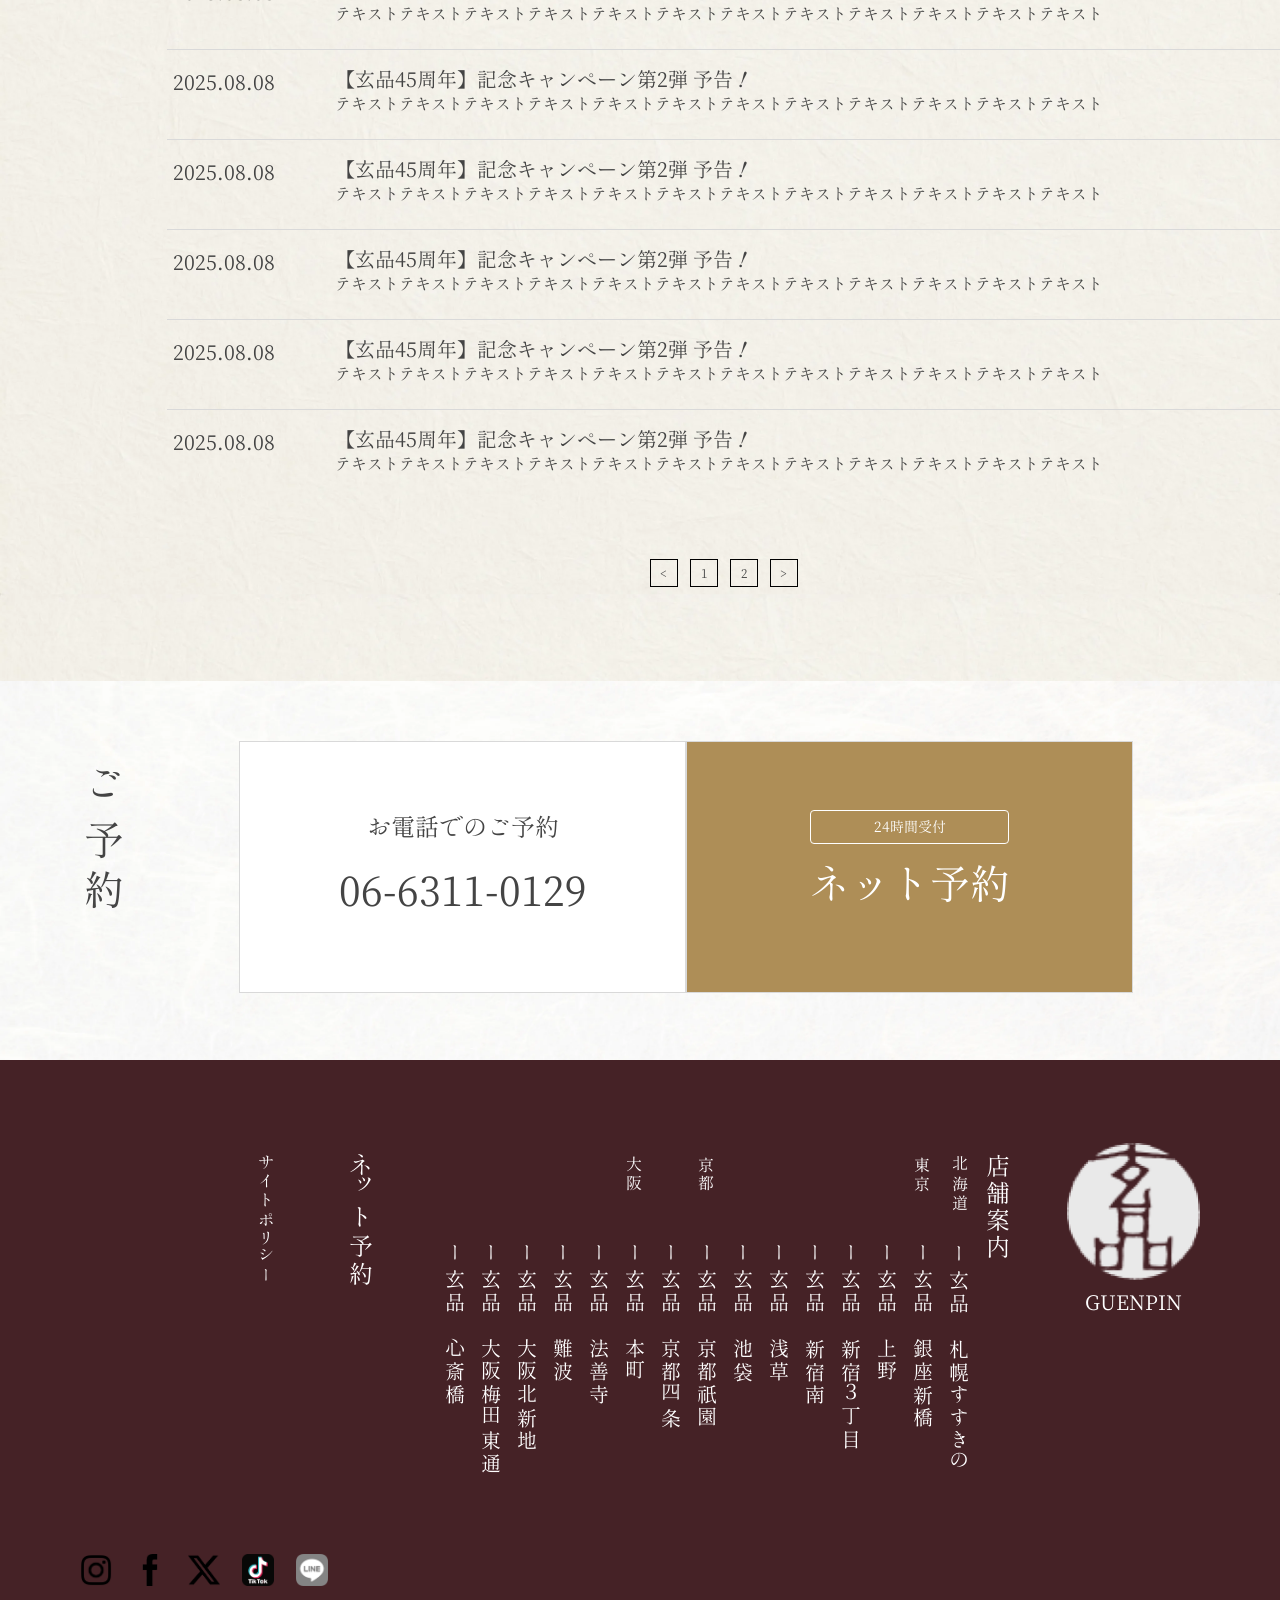
<file: announcements.html>
<!DOCTYPE html>
<html lang="ja">
<head>
    <meta charset="UTF-8">
    <meta name="viewport" content="width=device-width, initial-scale=1.0">
    <title>Guenpin</title>
    <link rel="stylesheet" href="/assets/css/base.css">
    <link rel="stylesheet" href="/assets/css/header.css">
    <link rel="stylesheet" href="/assets/css/announcements.css">
</head>
<body>
      <header class="header container">
        <div class="boxed-width flx-row">
        <!-- Logo here  -->
        
        <a href="/index.html"  class="logo flx-row">  
        <figure>
            <img src="/assets/media/logo.png" alt="Logo image">
            <figcaption>Logo image dark background</figcaption>
        </figure>
        <span class="h1">玄品 大阪梅田東通店</span>
        </a>

        <!-- Header nav links -->
        <menu class="header-nav">
            <nav>
                <li><a href="/store.html">店舗トップ </a></li>
                <li><a href="/courses.html">コース</a></li>
                <li><a href="/lunch.html">ランチ</a></li>
                <li><a href="/menus.html">メニュー</a></li>
                <li><a href="/drinks.html">お飲み物</a></li>
                <li><a href="/interior-spaces.html">店内・空間</a></li>
                <li><a href="/announcements.html">お知らせ</a><span>&darr;</span> <a  href="/announcements-details.html">お知らせ詳細</a></li>
                <!-- <li><a href="/store.html">店舗トップ </a> <span>&darr;</span> <a  href="/announcements-details.html">お知らせ詳細</a></li> -->
            </nav>
        </menu>

        <!-- site language toggle -->
        <div class="language-toggle flx-row">
            <figure><img src="/assets/media/world-globe-icon.png" alt="World globe icon">
            <figcaption>World Globe image</figcaption>
            </figure>
            <span>Language</span>
        </div>

        <!-- button -->
        <button class="header-cta-button btn-cta"><a href="">ネット予約</a></button>

        <!-- Hamburger menu  -->
        <figure class="hamburger-nav-icon">
                <svg xmlns="http://www.w3.org/2000/svg" width="25" height="25" fill="#000000" viewBox="0 0 256 256"><path d="M224,128a8,8,0,0,1-8,8H40a8,8,0,0,1,0-16H216A8,8,0,0,1,224,128ZM40,72H216a8,8,0,0,0,0-16H40a8,8,0,0,0,0,16ZM216,184H40a8,8,0,0,0,0,16H216a8,8,0,0,0,0-16Z"></path></svg>

            <figcaption>Hamburger menu icon</figcaption>
        </figure>
        </div>


        <div class="boxed-width breadcrumbs-text">
            <span class="breacrumbs">トップページ > 店舗案内 > 玄品 大阪梅田東通店 > お知らせ </span>
        </div>

        <!-- Mobile menu starts -->
        <div class="mobile-menu is-hidden">
            <div class="menu-wrapper">
                <div class="col-1 flx-col">
                    <svg width="23" height="23" viewBox="0 0 23 23" fill="none" xmlns="http://www.w3.org/2000/svg"><line y1="-1" x2="29.2077" y2="-1" transform="matrix(0.695022 -0.718988 0.417733 0.90857 0.835938 22.8276)" stroke="#323232" stroke-width="2"/><line y1="-1" x2="29.6985" y2="-1" transform="matrix(0.707107 0.707107 -0.406138 0.913812 0.835938 1.82764)" stroke="#323232" stroke-width="2"/></svg>

                    <div class="logo flx-row">
                        <figure>
                            <img src="/assets/media/logo.png" alt="Logo image">
                            <figcaption>Logo image dark background</figcaption>
                        </figure>

                        <span class="h1">玄品 大阪梅田東通店</span>
                    </div>
                </div>
                <menu class="col-2 nav">
                    <nav class="flx-col">
                <li><a href="/store.html">店舗トップ</a></li>
                <li><a href="/courses.html">コース</a></li>
                <li><a href="/lunch.html">ランチ</a></li>
                <li><a href="/menus.html">メニュー</a></li>
                <li><a href="/drinks.html">お飲み物</a></li>
                <li><a href="/interior-spaces.html">店内・空間</a></li>
                <li><a href="/announcements.html">お知らせ</a></li>
                <li><a href="/announcements-details.html">お知らせ詳細</a></li>
                        <div class="language-toggle flx-row">
                            <figure><img src="/assets/media/world-globe-icon.png" alt="World globe icon">
                                <figcaption>World Globe image</figcaption>
                            </figure>
                            <span>Language</span>
                        </div>
                    </nav>
                </menu>
                <div class="btn-cta-wrapper">
                    <div class="above-footer-cta flx-col">
                        <button class="btn-light phone flx-row"><a href="tel:06-6311-0129"><span>お電話でのご予約</span><span> 06-6311-0129</span></a></button>
                        <button class="btn-light reception flx-row"><a href=""><span>24時間受付</span><span>ネット予約</span></a></button>
                    </div>
                </div>
            </div>
        </div>

        <!-- Mobile menu ends here  -->
        
    </header>

<!-- -------------------------Header ends here-------------------------------  -->

<section class="intro container">
    <div class="boxed-width flx-col">

        <div class="page-details flx-col">
            <h1 class="store-name">大阪梅田東通店</h1>
            <h3 class="ware">お知らせ</h3>
        </div>

        <!-- <div class="tabs-wrapper">
            <ul class="">
                <li class="btn-light">ひれ酒</li>
                <li class="btn-light">ビール</li>
                <li class="btn-light">日本酒</li>
                <li class="btn-light">焼酎</li>
                <li class="btn-light">ハイボール</li>
                <li class="btn-light">サワー</li>
                <li class="btn-light">果実酒・ワイン</li>
                <li class="btn-light">ソフトドリンク</li>
            </ul>
        </div> -->
    </div>
</section> 

<section class="campaign-cards container">
    <div class="boxed-width flx-row">

        <div class="heading flx-col">
            <h1 class="vertical">イベント </h1>
            <!-- <span class="vertical">さらに詳しく</span> -->
        </div>

        <div class="slider">
            <div class="card-wrapper flx-row">

                <div class="card flx-col">

                    <figure>
                        <img src="/assets/media/meal-12.webp" alt="">
                        <figcaption>Event meal</figcaption>
                    </figure>

                    <div class="card-info flx-col">
                    <h4 class="heading">【玄品45周年】<br>記念キャンペーン第2弾 予告！</h4>
                    <span class="card-text">テキストテキストテキストテキストテキストテキスト</span>
                    </div>
                </div>


                <div class="card flx-col">
                    <figure>
                        <img src="/assets/media/meal-12.webp" alt="">
                        <figcaption>Event meal</figcaption>
                    </figure>

                    <div class="card-info flx-col">
                    <h4 class="heading">【玄品45周年】<br>記念キャンペーン第2弾 予告！</h4>
                    <span class="card-text">テキストテキストテキストテキストテキストテキスト</span>
                    </div>
                </div>


                <div class="card flx-col">

                    <figure>
                        <img src="/assets/media/meal-12.webp" alt="">
                        <figcaption>Event meal</figcaption>
                    </figure>

                    <div class="card-info flx-col">
                    <h4 class="heading">【玄品45周年】<br>記念キャンペーン第2弾 予告！</h4>
                    <span class="card-text">テキストテキストテキストテキストテキストテキスト</span>
                    </div>
                </div>

                <div class="card flx-col">

                    <figure>
                        <img src="/assets/media/meal-12.webp" alt="">
                        <figcaption>Event meal</figcaption>
                    </figure>

                    <div class="card-info flx-col">
                    <h4 class="heading">【玄品45周年】<br>記念キャンペーン第2弾 予告！</h4>
                    <span class="card-text">テキストテキストテキストテキストテキストテキスト</span>
                    </div>
                </div>

                <div class="card flx-col">

                    <figure>
                        <img src="/assets/media/meal-12.webp" alt="">
                        <figcaption>Event meal</figcaption>
                    </figure>

                    <div class="card-info flx-col">
                    <h4 class="heading">【玄品45周年】<br>記念キャンペーン第2弾 予告！</h4>
                    <span class="card-text">テキストテキストテキストテキストテキストテキスト</span>
                    </div>
                </div>

                <div class="card flx-col">

                    <figure>
                        <img src="/assets/media/meal-12.webp" alt="">
                        <figcaption>Event meal</figcaption>
                    </figure>

                    <div class="card-info flx-col">
                    <h4 class="heading">【玄品45周年】<br>記念キャンペーン第2弾 予告！</h4>
                    <span class="card-text">テキストテキストテキストテキストテキストテキスト</span>
                    </div>
                </div>
            </div>

            <div class="slider-nav flx-row">
                <span class="prev"></span>
                <span class="next"></span>
            </div>
     </div>
</section>


<section class="notices container">
    <div class="boxed-width flx-row">

        <div class="heading flx-col">
            <h1 class="vertical">お知らせ </h1>
            <!-- <span class="vertical">さらに詳しく</span> -->
        </div>

        <div class="notices-wrapper flx-col">

            <div class="notice flx-row">
                <h4>2025.08.08</h4>
                <div class="notice-content flx-col">
                    <span class="h4">【玄品45周年】記念キャンペーン第2弾 予告！</span>
                    <span>テキストテキストテキストテキストテキストテキストテキストテキストテキストテキストテキストテキスト</span>
                </div>
            </div>

            <div class="notice flx-row">
                <h4>2025.08.08</h4>
                <div class="notice-content flx-col">
                    <span class="h4">【玄品45周年】記念キャンペーン第2弾 予告！</span>
                    <span>テキストテキストテキストテキストテキストテキストテキストテキストテキストテキストテキストテキスト</span>
                </div>
            </div>

            <div class="notice flx-row">
                <h4>2025.08.08</h4>
                <div class="notice-content flx-col">
                    <span class="h4">【玄品45周年】記念キャンペーン第2弾 予告！</span>
                    <span>テキストテキストテキストテキストテキストテキストテキストテキストテキストテキストテキストテキスト</span>
                </div>
            </div>

            <div class="notice flx-row">
                <h4>2025.08.08</h4>
                <div class="notice-content flx-col">
                    <span class="h4">【玄品45周年】記念キャンペーン第2弾 予告！</span>
                    <span>テキストテキストテキストテキストテキストテキストテキストテキストテキストテキストテキストテキスト</span>
                </div>
            </div>

            <div class="notice flx-row">
                <h4>2025.08.08</h4>
                <div class="notice-content flx-col">
                    <span class="h4">【玄品45周年】記念キャンペーン第2弾 予告！</span>
                    <span>テキストテキストテキストテキストテキストテキストテキストテキストテキストテキストテキストテキスト</span>
                </div>
            </div>

            <div class="notice flx-row">
                <h4>2025.08.08</h4>
                <div class="notice-content flx-col">
                    <span class="h4">【玄品45周年】記念キャンペーン第2弾 予告！</span>
                    <span>テキストテキストテキストテキストテキストテキストテキストテキストテキストテキストテキストテキスト</span>
                </div>
            </div>

            <div class="notice flx-row">
                <h4>2025.08.08</h4>
                <div class="notice-content flx-col">
                    <span class="h4">【玄品45周年】記念キャンペーン第2弾 予告！</span>
                    <span>テキストテキストテキストテキストテキストテキストテキストテキストテキストテキストテキストテキスト</span>
                </div>
            </div>

            <div class="notice flx-row">
                <h4>2025.08.08</h4>
                <div class="notice-content flx-col">
                    <span class="h4">【玄品45周年】記念キャンペーン第2弾 予告！</span>
                    <span>テキストテキストテキストテキストテキストテキストテキストテキストテキストテキストテキストテキスト</span>
                </div>
            </div>

            <div class="notice flx-row">
                <h4>2025.08.08</h4>
                <div class="notice-content flx-col">
                    <span class="h4">【玄品45周年】記念キャンペーン第2弾 予告！</span>
                    <span>テキストテキストテキストテキストテキストテキストテキストテキストテキストテキストテキストテキスト</span>
                </div>
            </div>

            <div class="notice flx-row">
                <h4>2025.08.08</h4>
                <div class="notice-content flx-col">
                    <span class="h4">【玄品45周年】記念キャンペーン第2弾 予告！</span>
                    <span>テキストテキストテキストテキストテキストテキストテキストテキストテキストテキストテキストテキスト</span>
                </div>
            </div>

            <div class="pagination flx-row">
                <span class="prev">&lt;</span>
                <span class="num1">1</span>
                <span class="num2">2</span>
                <span class="next">&gt;</span>
            </div>
        </div>
</section>

<section class="reservations container">
    <div class="boxed-width flx-row">
        <h1 class="vertical heading">ご予約</h1>

        <div class="reservation-cards flx-row">

            <div class="card flx-col">
                <h3>お電話でのご予約</h3>
                <span class="h1"><a href="tel:06-6311-0129">06-6311-0129</a></span>
            </div>

             <div class="card flx-col">
                <h3>24時間受付</h3>
                <span class="h1">ネット予約</span>
            </div>
        </div>

        <div class="above-footer-cta flx-col">
                <button class="btn-light phone flx-row"><a href="tel:06-6311-0129"><span>お電話でのご予約</span><span> 06-6311-0129</span></a></button>
                <button class="btn-light reception flx-row"><a href=""><span>24時間受付</span><span>ネット予約</span></a></button>
        </div>
    </div>
</section> 

<footer class="container flx-col">
    <div class="wrapper boxed-width">
        <div class="col-1 flx-row">
            <menu class="footer-nav-links">
                <nav class="nav-container">
                    <ul>
                        <a href="" >店舗案内</a>
                        <a href="" >北海道</a>
                    </ul>
                     <ul>
                        <a href="" >ー玄品　札幌すすきの</a>
                    </ul>
                </nav>

                <nav class="nav-container">
                    <ul>
                        <a href="" >東京</a>
                    </ul>
                     <ul>
                        <a href="" >ー玄品　銀座新橋</a>
                        <a href="" >ー玄品　上野</a>
                        <a href="" >ー玄品　新宿３丁目</a>
                        <a href="" >ー玄品　新宿南</a>
                        <a href="" >ー玄品　浅草</a>
                        <a href="" >ー玄品　池袋</a>
                    </ul>
                </nav>

                <!-- <nav class="nav-container">
                    <ul>
                        <a href="" >東京</a>
                    </ul>
                     <ul>
                        <a href="" >ー玄品　銀座新橋</a>
                        <a href="" >ー玄品　上野</a>
                        <a href="" >ー玄品　新宿３丁目</a>
                        <a href="" >ー玄品　新宿南</a>
                        <a href="" >ー玄品　浅草</a>
                        <a href="" >ー玄品　池袋</a>
                    </ul>
                </nav> -->

                <nav class="nav-container">
                    <ul>
                        <a href="" >京都</a>
                    </ul>
                     <ul>
                        <a href="" >ー玄品　京都祇園</a>
                        <a href="" >ー玄品　京都四条</a>
                    </ul>
                </nav>

                <nav class="nav-container">
                    <ul>
                        <a href="" >大阪</a>
                    </ul>
                     <ul>
                        <a href="" >ー玄品　本町</a>
                        <a href="" >ー玄品　法善寺</a>
                        <a href="" >ー玄品　難波</a>
                        <a href="" >ー玄品　大阪北新地</a>
                        <a href="" >ー玄品　大阪梅田東通</a>
                        <a href="" >ー玄品　心斎橋</a>
                    </ul>
                </nav>

                <nav class="nav-container">
                    <ul>
                        <a href="" >ネット予約</a>
                    </ul>
                     <ul>
                        
                    </ul>
                </nav>

                <nav class="nav-container">
                    <ul>
                        <a href="" >サイトポリシー</a>
                    </ul>
                     <ul>
                        
                    </ul>
                </nav>
            </menu>

            <figure class="logo-footer flx-col">
                <a href="/index.html">
                <img src="/assets/media/logo-light.png" alt="">
                </a>
                <a href="/index.html"><h4>GUENPIN</h4></a>
                <figcaption></figcaption>
            </figure>
        </div>


        <div class="col-2">
            <div class="icons-list flx-row">
                <figure>
                    <a href="">
                    <img src="/assets/media/instagram.png" alt="">
                    <figcaption>Instagram logo</figcaption>
                    </a>
                </figure>

                <figure>
                    <a href="">
                    <img src="/assets/media/facebook.png" alt="">
                    <figcaption>Instagram logo</figcaption>
                    </a>
                </figure>

                <figure>
                    <a href="">
                    <img src="/assets/media/twitter.png" alt="">
                    <figcaption>Instagram logo</figcaption>
                    </a>
                </figure>

                <figure>
                    <a href="">
                    <img src="/assets/media/tiktok.png" alt="">
                    <figcaption>Instagram logo</figcaption>
                    </a>
                </figure>

                <figure>
                    <a href="">
                    <img src="/assets/media/line.png" alt="">
                    <figcaption>Instagram logo</figcaption>
                    </a>
                </figure>
            </div>
        </div>


    </div>
</footer>
<!-- 
<div class="smart-nav">
    <span class="edge">move to edge</span>
    <a href="/index.html">Home</a>
    <a href="/store.html">Store</a>
    <a href="/menus.html">Store Details</a>
    <a href="/lunch.html">Lunch</a>
    <a href="/interior-spaces.html">interiors spaces</a>
    <a href="/courses.html">Courses</a>
    <a href="/campaign-preview.html">Campaign</a>
    <a href="/drinks.html">beverages</a>
    <a href="/announcements.html">announcements</a>
</div> -->
<script src="/assets/js/script.js"></script>
</body>
</html>
</file>
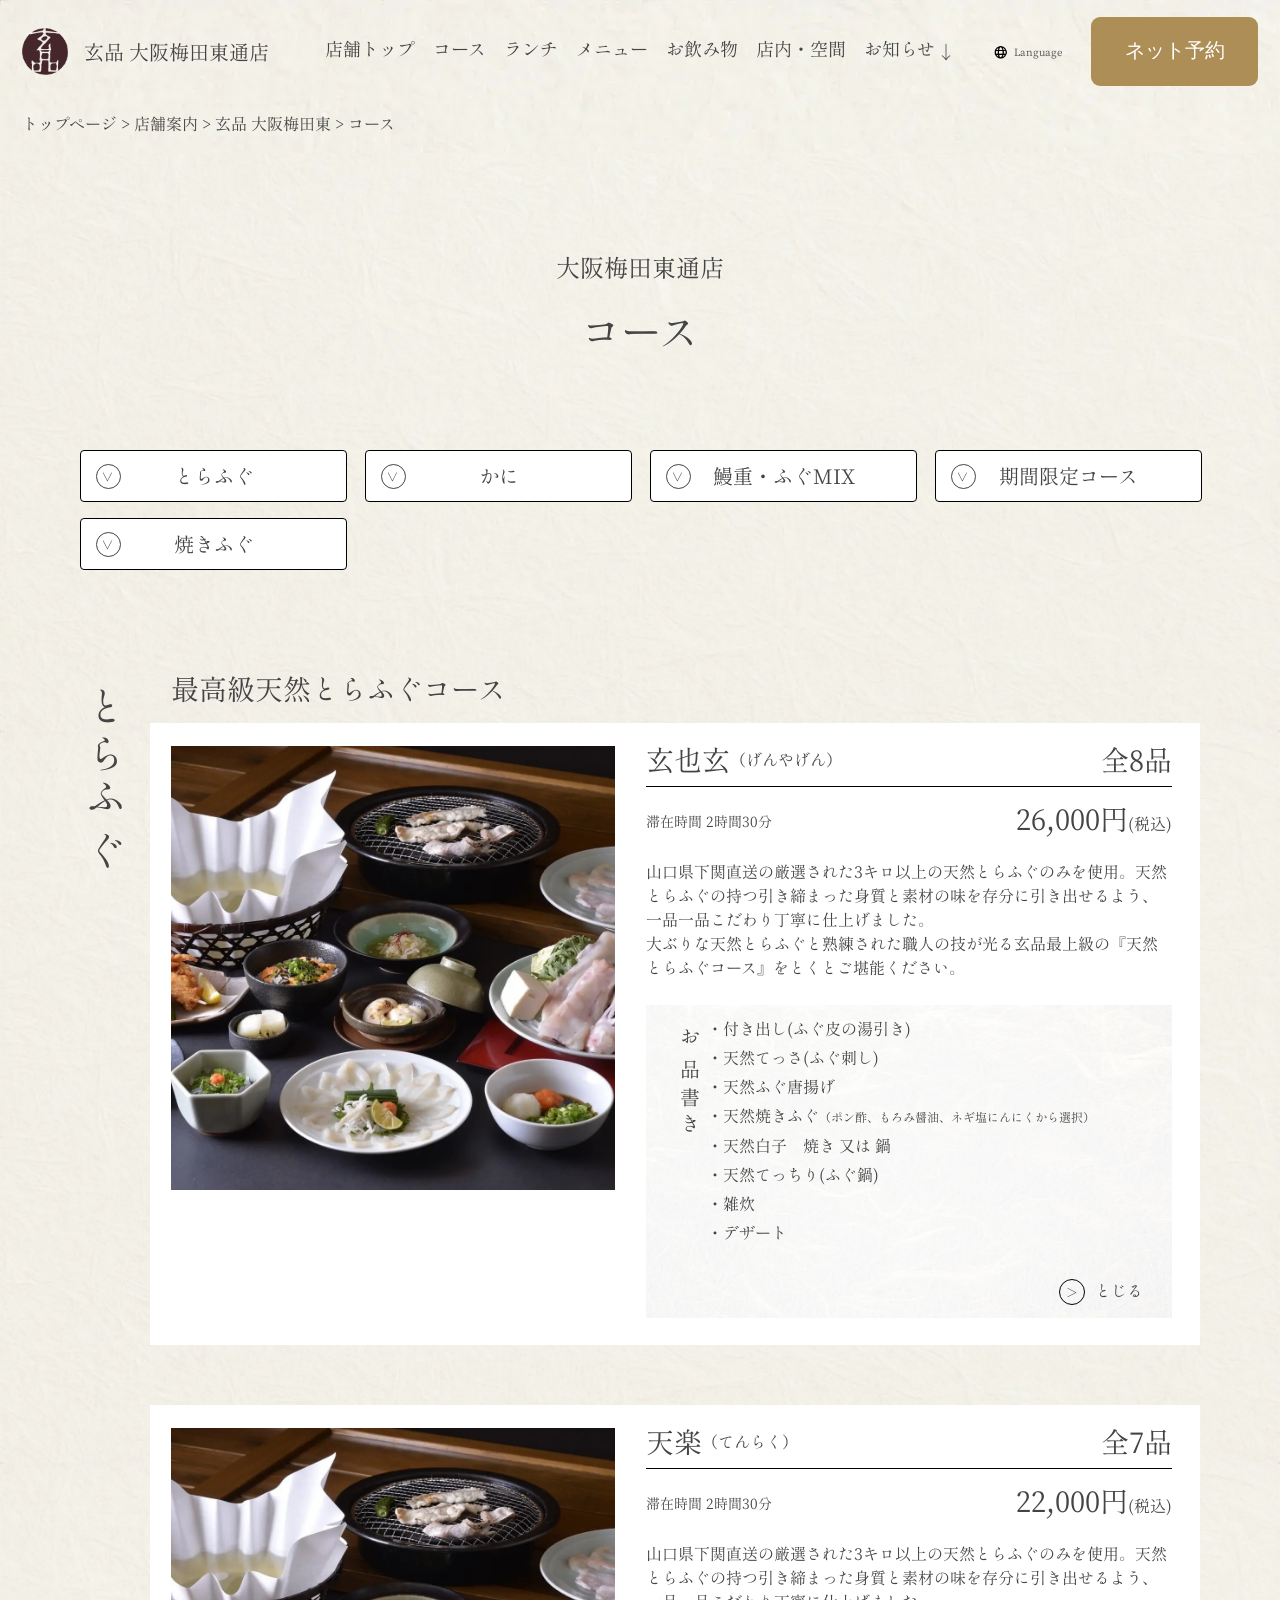
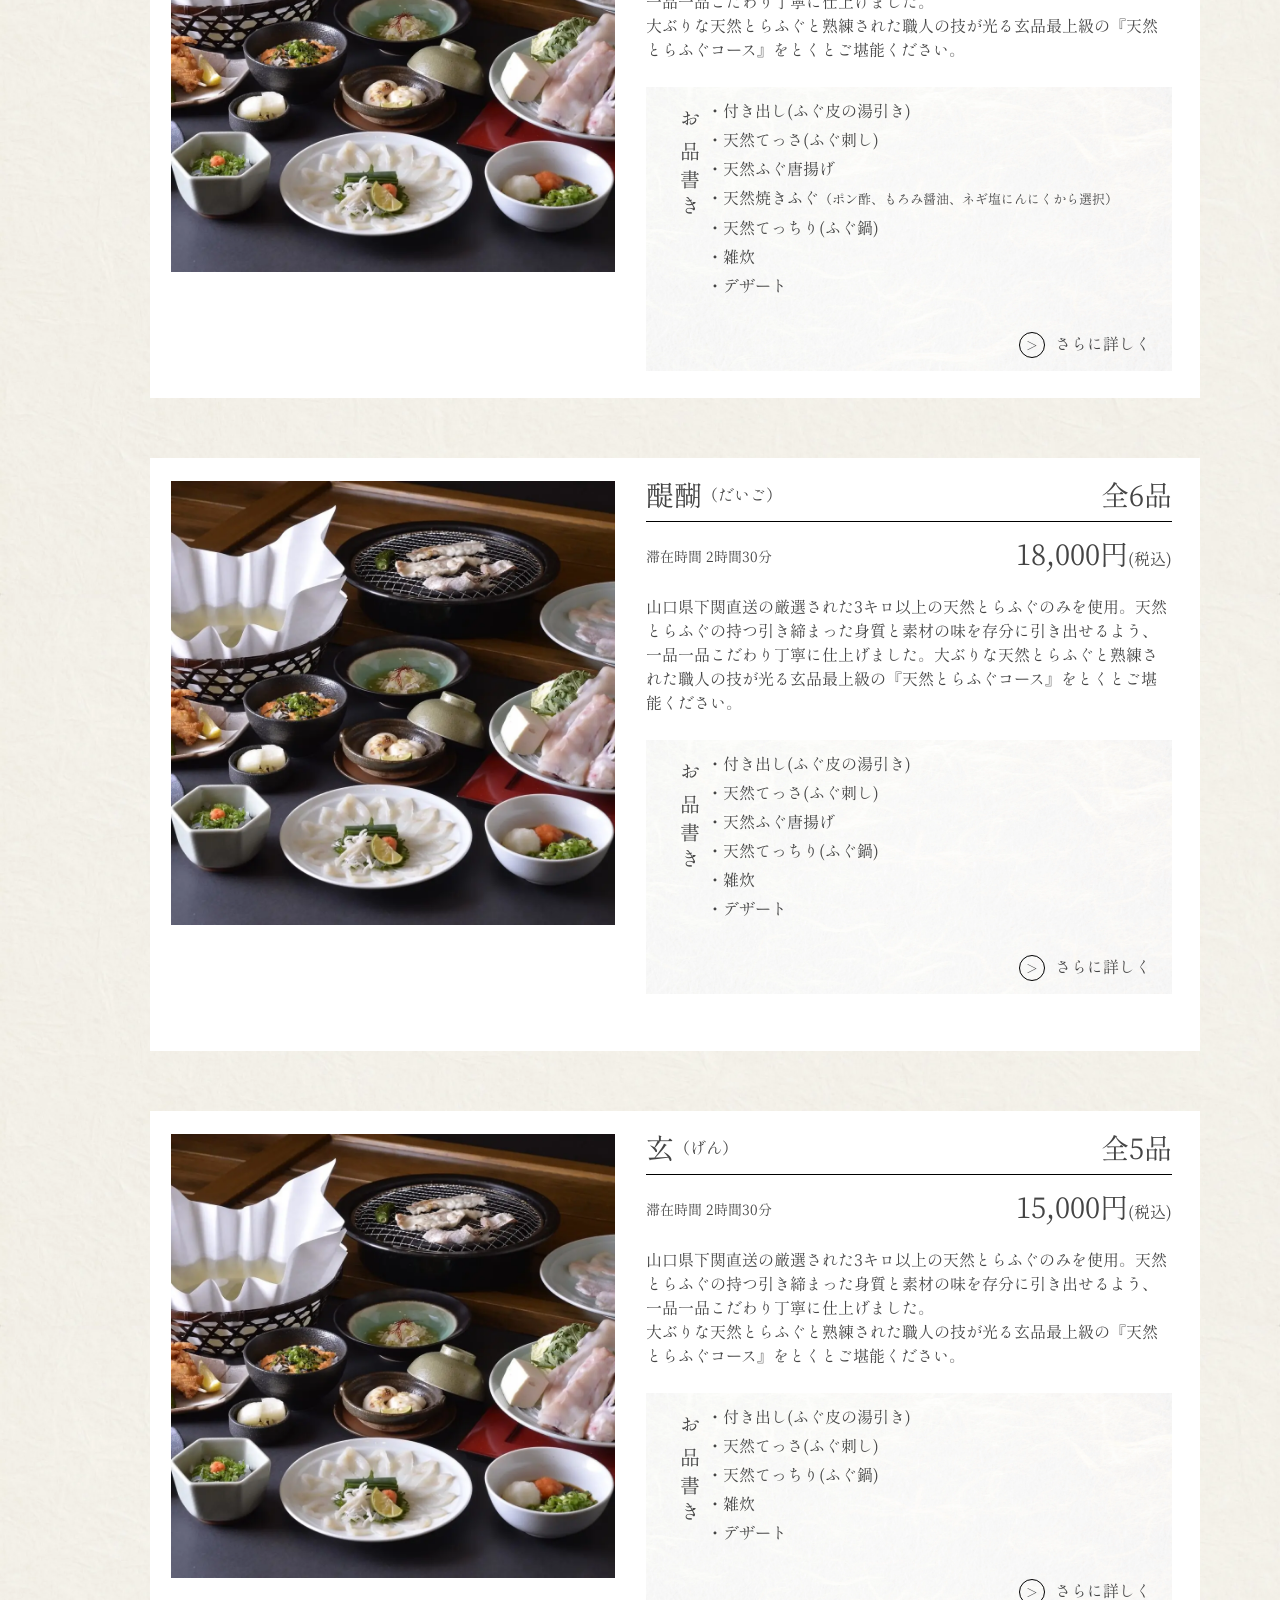
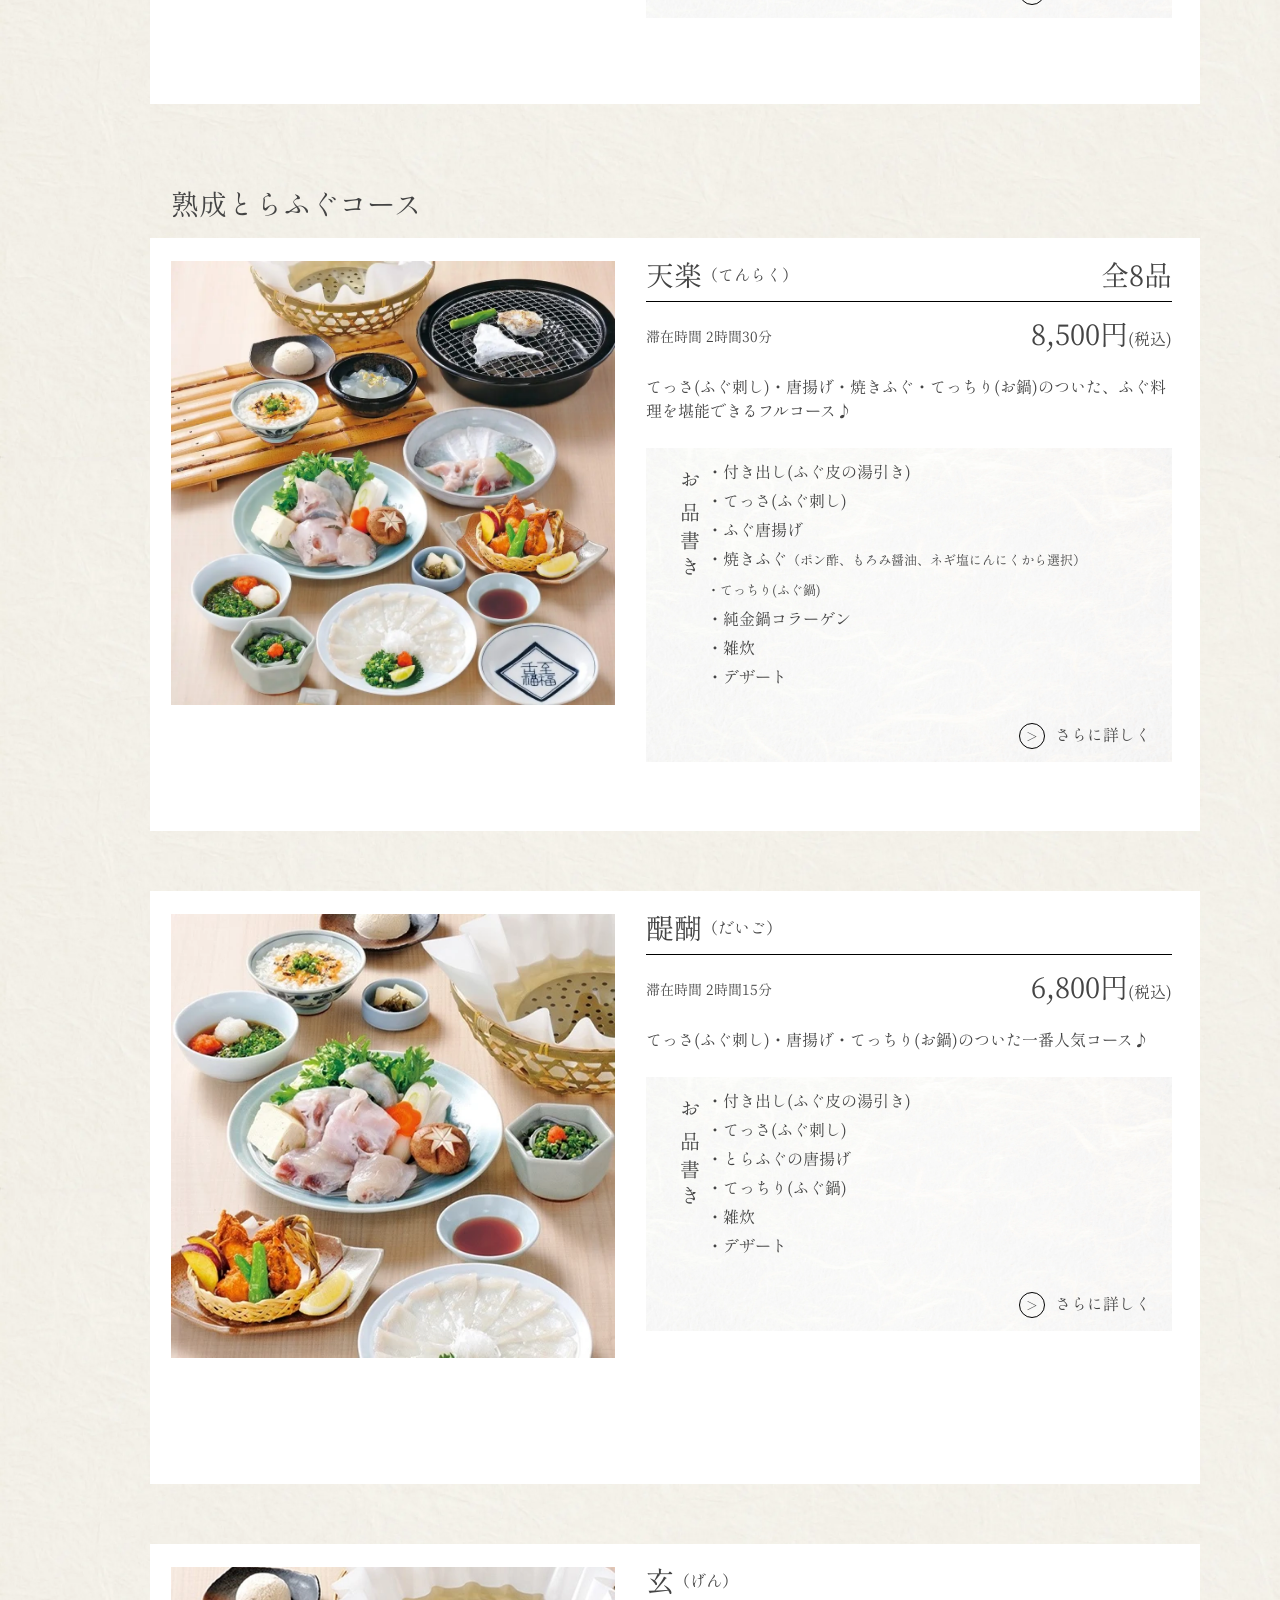
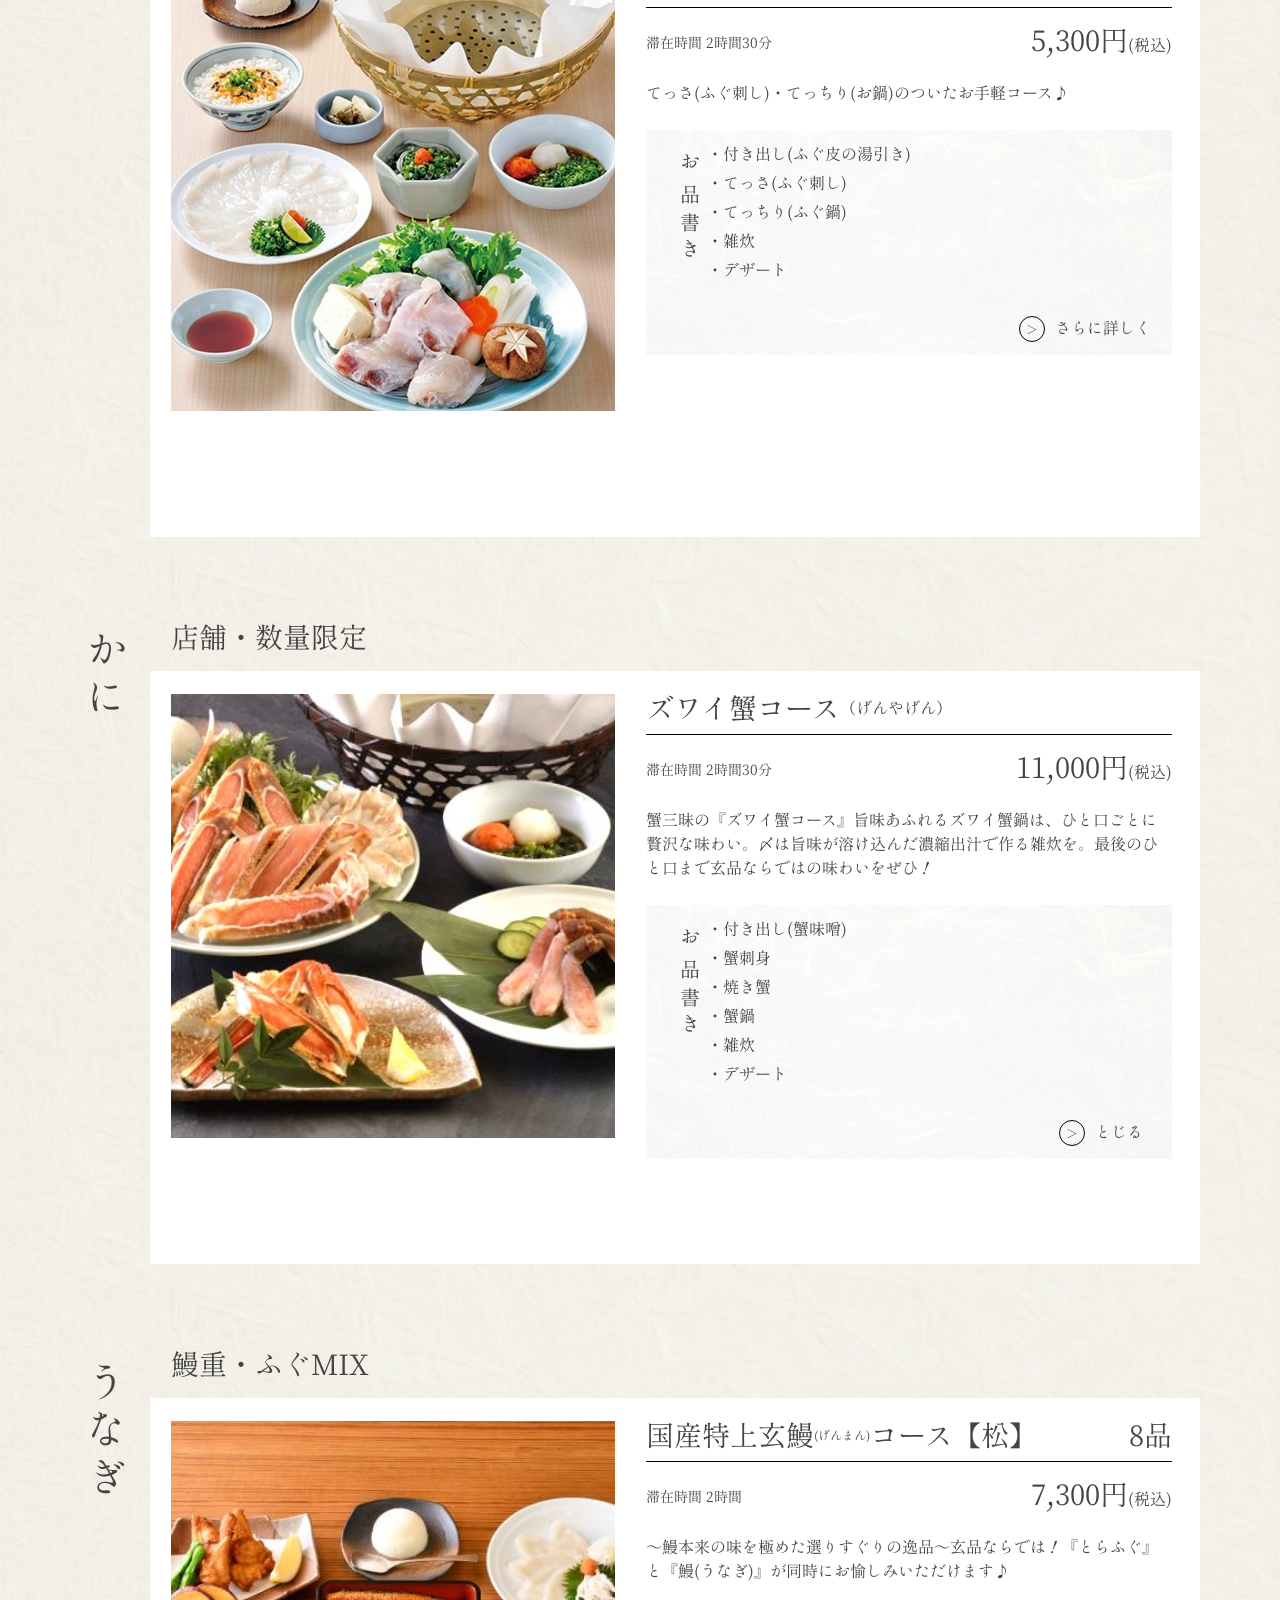
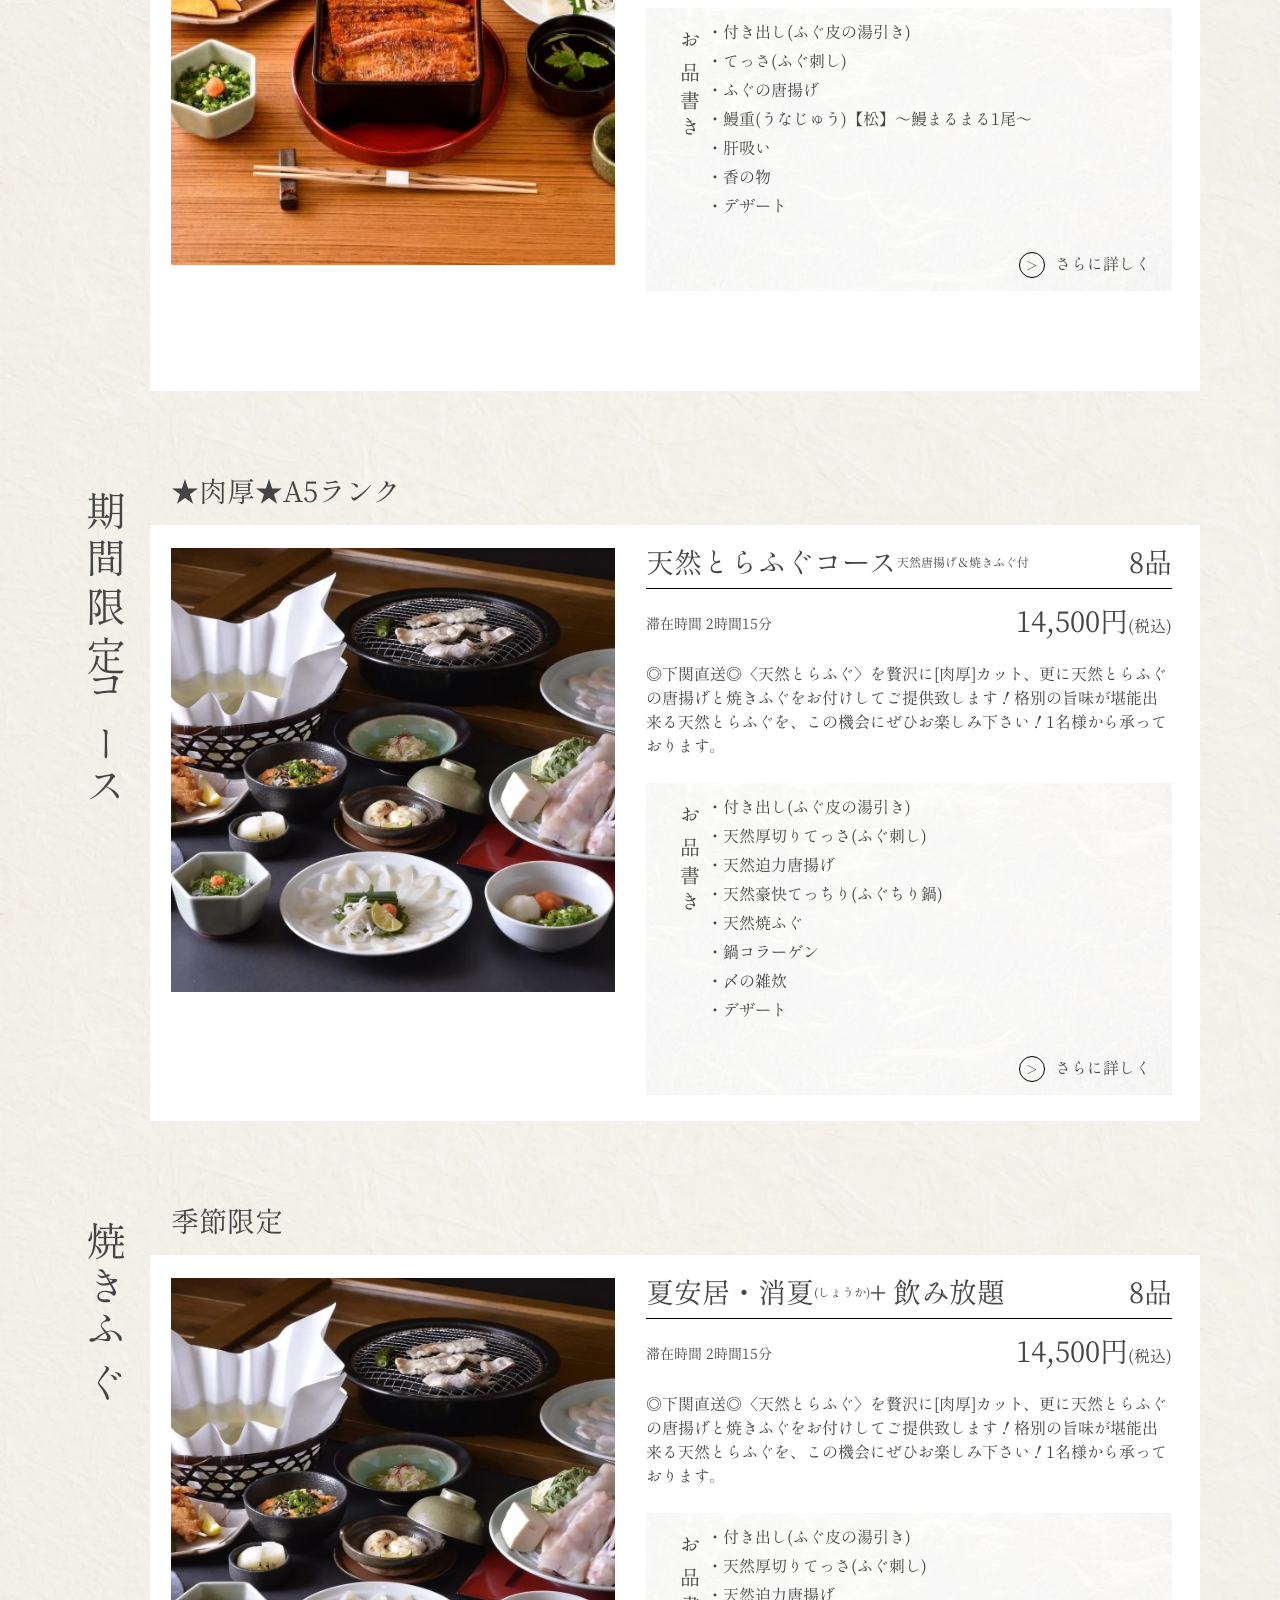
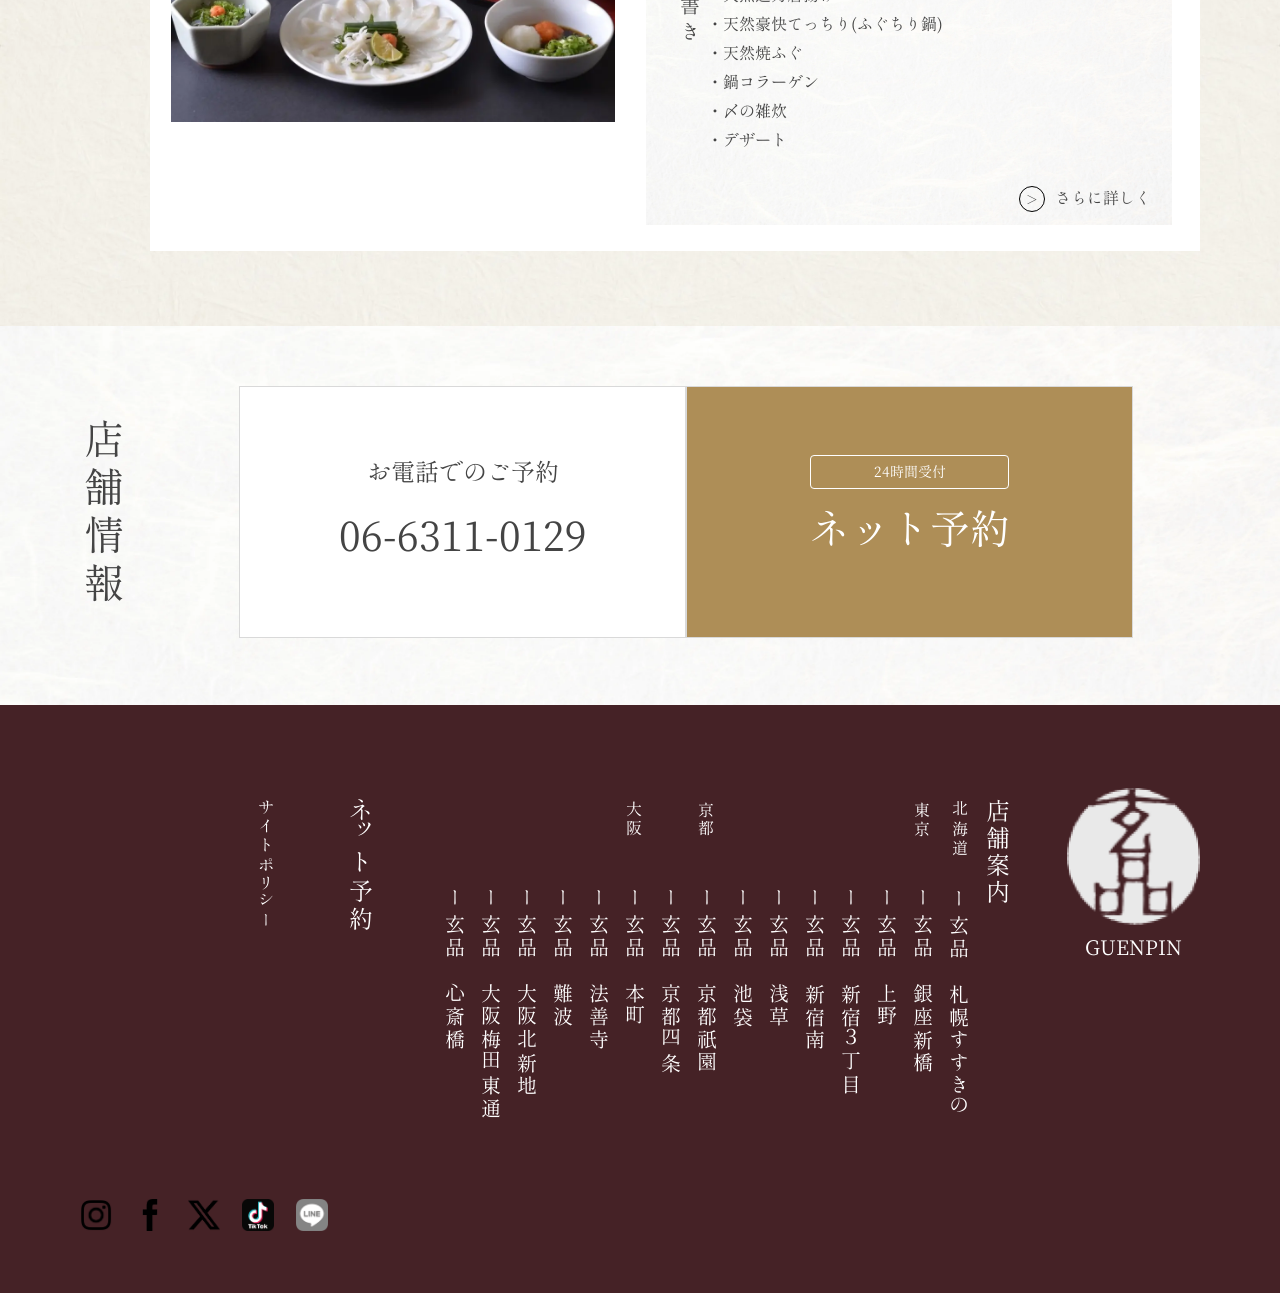
<file: courses.html>
<!DOCTYPE html>
<html lang="ja">
<head>
    <meta charset="UTF-8">
    <meta name="viewport" content="width=device-width, initial-scale=1.0">
    <title>Guenpin</title>
    <link rel="stylesheet" href="/assets/css/base.css">
    <link rel="stylesheet" href="/assets/css/header.css">
    <link rel="stylesheet" href="/assets/css/courses.css">
</head>
<body>
      <header class="header container">
        <div class="boxed-width flx-row">
        <!-- Logo here  -->
        <a href="/index.html"  class="logo flx-row">  
        <figure>
            <img src="/assets/media/logo.png" alt="Logo image">
            <figcaption>Logo image dark background</figcaption>
        </figure>
        <span class="h1">玄品 大阪梅田東通店</span>
        </a>

        <!-- Header nav links -->
        <menu class="header-nav">
            <nav>
                <li><a href="/store.html">店舗トップ </a></li>
                <li><a href="/courses.html">コース</a></li>
                <li><a href="/lunch.html">ランチ</a></li>
                <li><a href="/menus.html">メニュー</a></li>
                <li><a href="/drinks.html">お飲み物</a></li>
                <li><a href="/interior-spaces.html">店内・空間</a></li>
                <li><a href="/announcements.html">お知らせ</a><span>&darr;</span> <a  href="/announcements-details.html">お知らせ詳細</a></li>
                <!-- <li><a href="/store.html">店舗トップ </a> <span>&darr;</span> <a  href="/announcements-details.html">お知らせ詳細</a></li> -->
            </nav>
        </menu>

        <!-- site language toggle -->
        <div class="language-toggle flx-row">
            <figure><img src="/assets/media/world-globe-icon.png" alt="World globe icon">
            <figcaption>World Globe image</figcaption>
            </figure>
            <span>Language</span>
        </div>

        <!-- button -->
        <button class="header-cta-button btn-cta"><a href="">ネット予約</a></button>

        <!-- Hamburger menu  -->

        <figure class="hamburger-nav-icon">
                <svg xmlns="http://www.w3.org/2000/svg" width="25" height="25" fill="#000000" viewBox="0 0 256 256"><path d="M224,128a8,8,0,0,1-8,8H40a8,8,0,0,1,0-16H216A8,8,0,0,1,224,128ZM40,72H216a8,8,0,0,0,0-16H40a8,8,0,0,0,0,16ZM216,184H40a8,8,0,0,0,0,16H216a8,8,0,0,0,0-16Z"></path></svg>

            <figcaption>Hamburger menu icon</figcaption>
        </figure>
        </div>


        <div class="boxed-width breadcrumbs-text">
            <span class="breacrumbs">トップページ > 店舗案内 > 玄品 大阪梅田東 > コース</span>
        </div>

        <!-- Mobile menu starts -->
        <div class="mobile-menu is-hidden">
            <div class="menu-wrapper">
                <div class="col-1 flx-col">
                    <svg width="23" height="23" viewBox="0 0 23 23" fill="none" xmlns="http://www.w3.org/2000/svg"><line y1="-1" x2="29.2077" y2="-1" transform="matrix(0.695022 -0.718988 0.417733 0.90857 0.835938 22.8276)" stroke="#323232" stroke-width="2"/><line y1="-1" x2="29.6985" y2="-1" transform="matrix(0.707107 0.707107 -0.406138 0.913812 0.835938 1.82764)" stroke="#323232" stroke-width="2"/></svg>

                    <div class="logo flx-row">
                        <figure>
                            <img src="/assets/media/logo.png" alt="Logo image">
                            <figcaption>Logo image dark background</figcaption>
                        </figure>

                        <span class="h1">玄品 大阪梅田東通店</span>
                    </div>
                </div>
                <menu class="col-2 nav">
                    <nav class="flx-col">
                        <li><a href="/store.html">店舗トップ</a></li>
                <li><a href="/courses.html">コース</a></li>
                <li><a href="/lunch.html">ランチ</a></li>
                <li><a href="/menus.html">メニュー</a></li>
                <li><a href="/drinks.html">お飲み物</a></li>
                <li><a href="/interior-spaces.html">店内・空間</a></li>
                <li><a href="/announcements.html">お知らせ</a></li>
                <li><a href="/announcements-details.html">お知らせ詳細</a></li>
                        <div class="language-toggle flx-row">
                            <figure><img src="/assets/media/world-globe-icon.png" alt="World globe icon">
                                <figcaption>World Globe image</figcaption>
                            </figure>
                            <span>Language</span>
                        </div>
                    </nav>
                </menu>
                <div class="btn-cta-wrapper">
                    <div class="above-footer-cta flx-col">
                        <button class="btn-light phone flx-row"><a href="tel:06-6311-0129"><span>お電話でのご予約</span><span> 06-6311-0129</span></a></button>
                        <button class="btn-light reception flx-row"><a href=""><span>24時間受付</span><span>ネット予約</span></a></button>
                    </div>
                </div>
            </div>
        </div>

        <!-- Mobile menu ends here  -->
    </header>

<!-- -------------------------Header ends here-------------------------------  -->

<section class="intro container">
    <div class="boxed-width flx-col">

        <div class="page-details flx-col">
            <h1 class="store-name">大阪梅田東通店</h1>
            <h3 class="ware">コース</h3>
        </div>

        <div class="tabs-wrapper">
            <ul class="">
                <a href="/courses.html#course-1" class="btn-light">とらふぐ</a>
                <a href="/courses.html#course-8"  class="btn-light">かに</a>
                <a href="/courses.html#course-9"  class="btn-light">鰻重・ふぐMIX</a>
                <a href="/courses.html#course-5"  class="btn-light">期間限定コース</a>
                <a href="/courses.html#course-11"  class="btn-light">焼きふぐ</a>
            </ul>
        </div>
    </div>
</section> 



<section class="courses container">
    <div class="boxed-width flx-row">

        <div class="heading">
            <h1 class="vertical">とらふぐ</h1>
        </div>

        <div class="courses-wrapper flx-col">

            <div class="course-meal-name">
                <h2>最高級天然とらふぐコース</h2>
            </div>

            <!-- Course start here  -->
            <div id="course-1" class="course flx-row">

                <figure>
                    <img src="/assets/media/meal-13.webp" alt="">
                    <figcaption></figcaption>
                </figure>

                <div class="details">
                    <div class="name">
                        <h2>玄也玄<small class="sm xm">（げんやげん）</small></h2>
                        <span>全8品</span>
                    </div>
                    <div class="durationxprice flx-row">
                        <span><small class="xs">滞在時間 2時間30分</small></span>
                        <span class="h2">26,000円<small class="sm">(税込)</small></span>
                    </div>
                    <div class="desc">
                        <p>山口県下関直送の厳選された3キロ以上の天然とらふぐのみを使用。天然とらふぐの持つ引き締まった身質と素材の味を存分に引き出せるよう、一品一品こだわり丁寧に仕上げました。<br>
                        大ぶりな天然とらふぐと熟練された職人の技が光る玄品最上級の『天然とらふぐコース』をとくとご堪能ください。</p>
                    </div>
                    <div class="menu-details flx-row">
                        <h4 class="heading vertical">お品書き</h4>
                        <div class="menu-dishes">
                            <p class="dishes">
                                ・付き出し(ふぐ皮の湯引き)<br>
                                ・天然てっさ(ふぐ刺し)<br>
                                ・天然ふぐ唐揚げ<br>
                                ・天然焼きふぐ<small class="xxs">（ポン酢、もろみ醤油、ネギ塩にんにくから選択）</small><br>
                                ・天然白子　焼き 又は 鍋<br>
                                ・天然てっちり(ふぐ鍋)<br>
                                ・雑炊<br>
                                ・デザート
                            </p>
                            <div class="more-details">
                            <p class="dishes">
                                ★焼きふぐタレをお選びいただけます<br>
                                【ポン酢】【もろみ醤油】【塩にんにく】<br><br>
                                
                                ※+2,200円(税込)で飲み放題2時間制（30分前ラストオーダー）が追加可能！<br>
                                ≪☆季節限定☆飲み放題に【生ビール】登場♪≫通常、瓶ビールですが、期間限定で【神泡】生ビールをご提供致します♪<br><br>
                                
                                【注意事項】<br>
                                ※フェア開催時・混雑時は2時間のお席となります※株主優待券利用可<br>
                                ※スムーズな料理提供のため、事前のご予約をお勧めいたします<br><br>
                                
                                【株主優待券ご利用について】<br>
                                各種フェア、クーポン類・割引券・優待券など他の全ての特典と併用できません。
                            </p>
                            </div>
                            <span class="nav-text"><span>＞</span> とじる</span>
                        </div>
                    </div>

                </div>
            </div>
            <!-- Course ends here  -->

            <!-- Course start here  -->
            <div id="course-2" class="course flx-row">

                <figure>
                    <img src="/assets/media/meal-13.webp" alt="">
                    <figcaption></figcaption>
                </figure>

                <div class="details">
                    <div class="name">
                        <h2>天楽<small class="sm xm">（てんらく）</small></h2>
                        <span>全7品</span>
                    </div>
                    <div class="durationxprice flx-row">
                        <span><small class="xs">滞在時間 2時間30分</small></span>
                        <span class="h2">22,000円<small class="sm">(税込)</small></span>
                    </div>
                    <div class="desc">
                        <p>山口県下関直送の厳選された3キロ以上の天然とらふぐのみを使用。天然とらふぐの持つ引き締まった身質と素材の味を存分に引き出せるよう、一品一品こだわり丁寧に仕上げました。<br>大ぶりな天然とらふぐと熟練された職人の技が光る玄品最上級の『天然とらふぐコース』をとくとご堪能ください。</p>
                    </div>
                    <div class="menu-details flx-row">
                        <h4 class="heading vertical">お品書き</h4>
                        <div class="menu-dishes">
                            <p class="dishes">
                                ・付き出し(ふぐ皮の湯引き)<br>
                                ・天然てっさ(ふぐ刺し)<br>
                                ・天然ふぐ唐揚げ<br>
                                ・天然焼きふぐ<small>（ポン酢、もろみ醤油、ネギ塩にんにくから選択）</small><br>
                                ・天然てっちり(ふぐ鍋)<br>
                                ・雑炊<br>
                                ・デザート
                            </p>
                            <div class="more-details">
                            <p class="dishes">
                                ★焼きふぐタレをお選びいただけます<br>
                                【ポン酢】【もろみ醤油】【塩にんにく】<br><br>
                                
                                ※+2,200円(税込)で飲み放題2時間制（30分前ラストオーダー）が追加可能！<br>
                                ≪☆季節限定☆飲み放題に【生ビール】登場♪≫通常、瓶ビールですが、期間限定で【神泡】生ビールをご提供致します♪<br><br>
                                
                                【注意事項】<br>
                                ※フェア開催時・混雑時は2時間のお席となります※株主優待券利用可<br>
                                ※スムーズな料理提供のため、事前のご予約をお勧めいたします<br><br>
                                
                                【株主優待券ご利用について】<br>
                                各種フェア、クーポン類・割引券・優待券など他の全ての特典と併用できません。
                            </p>
                            </div>
                            <span class="nav-text"><span>＞</span>さらに詳しく</span>
                        </div>
                    </div>

                </div>
            </div>
            <!-- Course ends here  -->


            <!-- Course start here  -->
            <div id="course-3" class="course flx-row">

                <figure>
                    <img src="/assets/media/meal-13.webp" alt="">
                    <figcaption></figcaption>
                </figure>

                <div class="details">
                    <div class="name">
                        <h2>醍醐<small class="sm xm">（だいご）</small></h2>
                        <span>全6品</span>
                    </div>
                    <div class="durationxprice flx-row">
                        <span><small class="xs">滞在時間 2時間30分</small></span>
                        <span class="h2">18,000円<small class="sm">(税込)</small></span>
                    </div>
                    <div class="desc">
                        <p>山口県下関直送の厳選された3キロ以上の天然とらふぐのみを使用。天然とらふぐの持つ引き締まった身質と素材の味を存分に引き出せるよう、一品一品こだわり丁寧に仕上げました。大ぶりな天然とらふぐと熟練された職人の技が光る玄品最上級の『天然とらふぐコース』をとくとご堪能ください。</p>
                    </div>
                    <div class="menu-details flx-row">
                        <h4 class="heading vertical">お品書き</h4>
                        <div class="menu-dishes">
                            <p class="dishes">
                                ・付き出し(ふぐ皮の湯引き)<br>
                                ・天然てっさ(ふぐ刺し)<br>
                                ・天然ふぐ唐揚げ<br>
                                ・天然てっちり(ふぐ鍋)<br>
                                ・雑炊<br>
                                ・デザート
                            </p>
                            <div class="more-details">
                                 <p class="dishes">
                                ★焼きふぐタレをお選びいただけます<br>
                                【ポン酢】【もろみ醤油】【塩にんにく】<br><br>
                                
                                ※+2,200円(税込)で飲み放題2時間制（30分前ラストオーダー）が追加可能！<br>
                                ≪☆季節限定☆飲み放題に【生ビール】登場♪≫通常、瓶ビールですが、期間限定で【神泡】生ビールをご提供致します♪<br><br>
                                
                                【注意事項】<br>
                                ※フェア開催時・混雑時は2時間のお席となります※株主優待券利用可<br>
                                ※スムーズな料理提供のため、事前のご予約をお勧めいたします<br><br>
                                
                                【株主優待券ご利用について】<br>
                                各種フェア、クーポン類・割引券・優待券など他の全ての特典と併用できません。
                                </p>
                            </div>
                            <span class="nav-text"><span>＞</span>さらに詳しく</span>
                        </div>
                    </div>

                </div>
            </div>
            <!-- Course ends here  -->


            <!-- Course start here  -->
            <div id="course-4" class="course flx-row">

                <figure>
                    <img src="/assets/media/meal-13.webp" alt="">
                    <figcaption></figcaption>
                </figure>

                <div class="details">
                    <div class="name">
                        <h2>玄<small class="sm xm">（げん）</small></h2>
                        <span>全5品</span>
                    </div>
                    <div class="durationxprice flx-row">
                        <span><small class="xs">滞在時間 2時間30分</small></span>
                        <span class="h2">15,000円<small class="sm">(税込)</small></span>
                    </div>
                    <div class="desc">
                        <p>山口県下関直送の厳選された3キロ以上の天然とらふぐのみを使用。天然とらふぐの持つ引き締まった身質と素材の味を存分に引き出せるよう、一品一品こだわり丁寧に仕上げました。<br>
                        大ぶりな天然とらふぐと熟練された職人の技が光る玄品最上級の『天然とらふぐコース』をとくとご堪能ください。</p>
                    </div>
                    <div class="menu-details flx-row">
                        <h4 class="heading vertical">お品書き</h4>
                        <div class="menu-dishes">
                            <p class="dishes">
                                ・付き出し(ふぐ皮の湯引き)<br>
                                ・天然てっさ(ふぐ刺し)<br>
                                ・天然てっちり(ふぐ鍋)<br>
                                ・雑炊<br>
                                ・デザート
                            </p>
                            <div class="more-details">
                            <p class="dishes">
                                ★焼きふぐタレをお選びいただけます<br>
                                【ポン酢】【もろみ醤油】【塩にんにく】<br><br>
                                
                                ※+2,200円(税込)で飲み放題2時間制（30分前ラストオーダー）が追加可能！<br>
                                ≪☆季節限定☆飲み放題に【生ビール】登場♪≫通常、瓶ビールですが、期間限定で【神泡】生ビールをご提供致します♪<br><br>
                                
                                【注意事項】<br>
                                ※フェア開催時・混雑時は2時間のお席となります※株主優待券利用可<br>
                                ※スムーズな料理提供のため、事前のご予約をお勧めいたします<br><br>
                                
                                【株主優待券ご利用について】<br>
                                各種フェア、クーポン類・割引券・優待券など他の全ての特典と併用できません。
                            </p>
                            </div>
                            <span class="nav-text"><span>＞</span>さらに詳しく</span>
                        </div>
                    </div>

                </div>
            </div>
            <!-- Course ends here  -->
        </div>
    </div>
</section>      


<section class="courses container">
    <div class="boxed-width flx-row">

        <div class="heading">
            <h1 class="vertical"></h1>
        </div>

        <div class="courses-wrapper flx-col">

            <div class="course-meal-name">
                <h2>熟成とらふぐコース</h2>
            </div>

            <!-- Course start here  -->
            <div id="course-5"  class="course flx-row">

                <figure>
                    <img src="/assets/media/meal-11.webp" alt="">
                    <figcaption></figcaption>
                </figure>

                <div class="details">
                    <!-- <div class="col-1"> -->
                    <div class="name">
                        <h2>天楽<small class="sm xm">（てんらく）</small></h2>
                        <span>全8品</span>
                    </div>
                    <div class="durationxprice flx-row">
                        <span><small class="xs">滞在時間 2時間30分</small></span>
                        <span class="h2">8,500円<small class="sm">(税込)</small></span>
                    </div>
                    <div class="desc">
                        <p>てっさ(ふぐ刺し)・唐揚げ・焼きふぐ・てっちり(お鍋)のついた、ふぐ料理を堪能できるフルコース♪</p>
                    </div>
                    <!-- </div> -->
                    <div class="menu-details flx-row col-2">
                        <h4 class="heading vertical">お品書き</h4>
                        <div class="menu-dishes">
                            <p class="dishes">
                                ・付き出し(ふぐ皮の湯引き)<br>
                                ・てっさ(ふぐ刺し)<br>
                                ・ふぐ唐揚げ<br>
                                ・焼きふぐ<small class="xss">（ポン酢、もろみ醤油、ネギ塩にんにくから選択）<br>
                                ・てっちり(ふぐ鍋)</small><br>
                                ・純金鍋コラーゲン<br>
                                ・雑炊<br>
                                ・デザート<br>
                            </p>
                            <div class="more-details">
                            <p class="dishes">
                                ★焼きふぐタレをお選びいただけます<br>
                                【ポン酢】【もろみ醤油】【塩にんにく】<br><br>
                                
                                ※+2,200円(税込)で飲み放題2時間制（30分前ラストオーダー）が追加可能！<br>
                                ≪☆季節限定☆飲み放題に【生ビール】登場♪≫通常、瓶ビールですが、期間限定で【神泡】生ビールをご提供致します♪<br><br>
                                
                                【注意事項】<br>
                                ※フェア開催時・混雑時は2時間のお席となります※株主優待券利用可<br>
                                ※スムーズな料理提供のため、事前のご予約をお勧めいたします<br><br>
                                
                                【株主優待券ご利用について】<br>
                                各種フェア、クーポン類・割引券・優待券など他の全ての特典と併用できません。
                            </p>
                            </div>
                            <span class="nav-text"><span>＞</span>さらに詳しく</span>
                        </div>
                    </div>

                </div>
            </div>
            <!-- Course ends here  -->

            <!-- Course start here  -->
            <div id="course-6"  class="course flx-row">

                <figure>
                    <img src="/assets/media/meal-50.webp" alt="">
                    <figcaption></figcaption>
                </figure>

                <div class="details">
                    <div class="name">
                        <h2>醍醐<small class="sm xm">（だいご）</small></h2>
                        <!-- <span>全7品</span> -->
                    </div>
                    <div class="durationxprice flx-row">
                        <span><small class="xs">滞在時間 2時間15分</small></span>
                        <span class="h2">6,800円<small class="sm">(税込)</small></span>
                    </div>
                    <div class="desc">
                        <p>てっさ(ふぐ刺し)・唐揚げ・てっちり(お鍋)のついた一番人気コース♪</p>
                    </div>
                    <div class="menu-details flx-row">
                        <h4 class="heading vertical">お品書き</h4>
                        <div class="menu-dishes">
                            <p class="dishes">
                                ・付き出し(ふぐ皮の湯引き)<br>
                                ・てっさ(ふぐ刺し)<br>
                                ・とらふぐの唐揚げ<br>
                                ・てっちり(ふぐ鍋)<br>
                                ・雑炊<br>
                                ・デザート<br>
                            </p>
                            <div class="more-details">
                            <p class="dishes">
                                ★焼きふぐタレをお選びいただけます<br>
                                【ポン酢】【もろみ醤油】【塩にんにく】<br><br>
                                
                                ※+2,200円(税込)で飲み放題2時間制（30分前ラストオーダー）が追加可能！<br>
                                ≪☆季節限定☆飲み放題に【生ビール】登場♪≫通常、瓶ビールですが、期間限定で【神泡】生ビールをご提供致します♪<br><br>
                                
                                【注意事項】<br>
                                ※フェア開催時・混雑時は2時間のお席となります※株主優待券利用可<br>
                                ※スムーズな料理提供のため、事前のご予約をお勧めいたします<br><br>
                                
                                【株主優待券ご利用について】<br>
                                各種フェア、クーポン類・割引券・優待券など他の全ての特典と併用できません。
                            </p>
                            </div>
                            <span class="nav-text"><span>＞</span>さらに詳しく</span>
                        </div>
                    </div>

                </div>
            </div>
            <!-- Course ends here  -->


            <!-- Course start here  -->
            <div id="course-7"  class="course flx-row">

                <figure>
                    <img src="/assets/media/meal-48.webp" alt="">
                    <figcaption></figcaption>
                </figure>

                <div class="details">
                    <div class="name">
                        <h2>玄<small class="sm xm">（げん）</small></h2>
                        <!-- <span>全7品</span> -->
                    </div>
                    <div class="durationxprice flx-row">
                        <span><small class="xs">滞在時間 2時間30分</small></span>
                        <span class="h2">5,300円<small class="sm">(税込)</small></span>
                    </div>
                    <div class="desc">
                        <p>てっさ(ふぐ刺し)・てっちり(お鍋)のついたお手軽コース♪</p>
                    </div>
                    <div class="menu-details flx-row">
                        <h4 class="heading vertical">お品書き</h4>
                        <div class="menu-dishes">
                            <p class="dishes">
                                ・付き出し(ふぐ皮の湯引き)<br>
                                ・てっさ(ふぐ刺し)<br>
                                ・てっちり(ふぐ鍋)<br>
                                ・雑炊<br>
                                ・デザート<br>
                            </p>
                            <div class="more-details">
                            <p class="dishes">
                                ★焼きふぐタレをお選びいただけます<br>
                                【ポン酢】【もろみ醤油】【塩にんにく】<br><br>
                                
                                ※+2,200円(税込)で飲み放題2時間制（30分前ラストオーダー）が追加可能！<br>
                                ≪☆季節限定☆飲み放題に【生ビール】登場♪≫通常、瓶ビールですが、期間限定で【神泡】生ビールをご提供致します♪<br><br>
                                
                                【注意事項】<br>
                                ※フェア開催時・混雑時は2時間のお席となります※株主優待券利用可<br>
                                ※スムーズな料理提供のため、事前のご予約をお勧めいたします<br><br>
                                
                                【株主優待券ご利用について】<br>
                                各種フェア、クーポン類・割引券・優待券など他の全ての特典と併用できません。
                            </p>
                            </div>
                            <span class="nav-text"><span>＞</span>さらに詳しく</span>
                        </div>
                    </div>

                </div>
            </div>
            <!-- Course ends here  -->


            

        </div>
    </div>
</section>   



<section class="courses container">
    <div class="boxed-width flx-row">

        <div class="heading">
            <h1 class="vertical">かに</h1>
        </div>

        <div class="courses-wrapper flx-col">

            <div class="course-meal-name">
                <h2>店舗・数量限定</h2>
            </div>

            <!-- Course start here  -->
            <div id="course-8"  class="course flx-row">

                <figure>
                    <img src="/assets/media/meal-15.png" alt="">
                    <figcaption></figcaption>
                </figure>

                <div class="details">
                    <div class="name">
                        <h2>ズワイ蟹コース<small class="sm xm">（げんやげん）</small></h2>
                        <!-- <span>全7品</span> -->
                    </div>
                    <div class="durationxprice flx-row">
                        <span><small class="xs">滞在時間 2時間30分</small></span>
                        <span class="h2">11,000円<small class="sm">(税込)</small></span>
                    </div>
                    <div class="desc">
                        <p>蟹三昧の『ズワイ蟹コース』旨味あふれるズワイ蟹鍋は、ひと口ごとに贅沢な味わい。〆は旨味が溶け込んだ濃縮出汁で作る雑炊を。最後のひと口まで玄品ならではの味わいをぜひ！</p>
                    </div>
                    <div class="menu-details flx-row">
                        <h4 class="heading vertical">お品書き</h4>
                        <div class="menu-dishes">
                            <p class="dishes">
                                ・付き出し(蟹味噌)<br>
                                ・蟹刺身<br>
                                ・焼き蟹<br>
                                ・蟹鍋<br>
                                ・雑炊<br>
                                ・デザート<br>
                            </p>
                            <div class="more-details">
                            <p class="dishes">
                                ★焼きふぐタレをお選びいただけます<br>
                                【ポン酢】【もろみ醤油】【塩にんにく】<br><br>
                                
                                ※+2,200円(税込)で飲み放題2時間制（30分前ラストオーダー）が追加可能！<br>
                                ≪☆季節限定☆飲み放題に【生ビール】登場♪≫通常、瓶ビールですが、期間限定で【神泡】生ビールをご提供致します♪<br><br>
                                
                                【注意事項】<br>
                                ※フェア開催時・混雑時は2時間のお席となります※株主優待券利用可<br>
                                ※スムーズな料理提供のため、事前のご予約をお勧めいたします<br><br>
                                
                                【株主優待券ご利用について】<br>
                                各種フェア、クーポン類・割引券・優待券など他の全ての特典と併用できません。
                            </p>
                            </div>
                            <span class="nav-text"><span>＞</span>とじる</span>
                        </div>
                    </div>

                </div>
            </div>
            <!-- Course ends here  -->
        </div>
    </div>
</section>   

<section class="courses container">
    <div class="boxed-width flx-row">

        <div class="heading">
            <h1 class="vertical">うなぎ</h1>
        </div>

        <div class="courses-wrapper flx-col">

            <div class="course-meal-name">
                <h2>鰻重・ふぐMIX</h2>
            </div>

            <!-- Course start here  -->
            <div id="course-9" class="course flx-row">

                <figure>
                    <img src="/assets/media/meal-16.png" alt="">
                    <figcaption></figcaption>
                </figure>

                <div class="details">
                    <div class="name">
                        <h2>国産特上玄鰻 <small class="xxs">(げんまん)</small>コース【松】</h2>
                        <span>8品</span>
                    </div>
                    <div class="durationxprice flx-row">
                        <span><small class="xs">滞在時間 2時間 </small></span>
                        <span class="h2">7,300円<small class="sm">(税込)</small></span>
                    </div>
                    <div class="desc">
                        <p>～鰻本来の味を極めた選りすぐりの逸品～玄品ならでは！『とらふぐ』と『鰻(うなぎ)』が同時にお愉しみいただけます♪</p>
                    </div>
                    <div class="menu-details flx-row">
                        <h4 class="heading vertical">お品書き</h4>
                        <div class="menu-dishes">
                            <p class="dishes">
                                ・付き出し(ふぐ皮の湯引き)<br>
                                ・てっさ(ふぐ刺し)<br>
                                ・ふぐの唐揚げ<br>
                                ・鰻重(うなじゅう)【松】～鰻まるまる1尾～<br>
                                ・肝吸い<br>
                                ・香の物<br>
                                ・デザート<br>
                            </p>
                            <div class="more-details">
                            <p class="dishes">
                                ★焼きふぐタレをお選びいただけます<br>
                                【ポン酢】【もろみ醤油】【塩にんにく】<br><br>
                                
                                ※+2,200円(税込)で飲み放題2時間制（30分前ラストオーダー）が追加可能！<br>
                                ≪☆季節限定☆飲み放題に【生ビール】登場♪≫通常、瓶ビールですが、期間限定で【神泡】生ビールをご提供致します♪<br><br>
                                
                                【注意事項】<br>
                                ※フェア開催時・混雑時は2時間のお席となります※株主優待券利用可<br>
                                ※スムーズな料理提供のため、事前のご予約をお勧めいたします<br><br>
                                
                                【株主優待券ご利用について】<br>
                                各種フェア、クーポン類・割引券・優待券など他の全ての特典と併用できません。
                            </p>
                            </div>
                            <span class="nav-text"><span>＞</span>さらに詳しく</span>
                        </div>
                    </div>

                </div>
            </div>
            <!-- Course ends here  -->
        </div>
    </div>
</section>   


<section class="courses container">
    <div class="boxed-width flx-row">

        <div class="heading">
            <h1 class="vertical">期間限定コース</h1>
        </div>

        <div class="courses-wrapper flx-col">

            <div class="course-meal-name">
                <h2>★肉厚★A5ランク</h2>
            </div>

            <!-- Course start here  -->
            <div id="course-10" class="course flx-row">

                <figure>
                    <img src="/assets/media/meal-13.webp" alt="">
                    <figcaption></figcaption>
                </figure>

                <div class="details">
                    <div class="name">
                        <h2>天然とらふぐコース<small class="xxs">天然唐揚げ＆焼きふぐ付</small></h2>
                        <span>8品</span>
                    </div>
                    <div class="durationxprice flx-row">
                        <span><small class="xs">滞在時間 2時間15分</small></span>
                        <span class="h2">14,500円<small class="sm">(税込)</small></span>
                    </div>
                    <div class="desc">
                        <p>◎下関直送◎〈天然とらふぐ〉を贅沢に[肉厚]カット、更に天然とらふぐの唐揚げと焼きふぐをお付けしてご提供致します！格別の旨味が堪能出来る天然とらふぐを、この機会にぜひお楽しみ下さい！1名様から承っております。</p>
                    </div>
                    <div class="menu-details flx-row">
                        <h4 class="heading vertical">お品書き</h4>
                        <div class="menu-dishes">
                            <p class="dishes">
                                ・付き出し(ふぐ皮の湯引き)<br>
                                ・天然厚切りてっさ(ふぐ刺し)<br>
                                ・天然迫力唐揚げ<br>
                                ・天然豪快てっちり(ふぐちり鍋)<br>
                                ・天然焼ふぐ<br>
                                ・鍋コラーゲン<br>
                                ・〆の雑炊　<br>
                                ・デザート<br>
                            </p>
                            <div class="more-details">
                            <p class="dishes">
                                ★焼きふぐタレをお選びいただけます<br>
                                【ポン酢】【もろみ醤油】【塩にんにく】<br><br>
                                
                                ※+2,200円(税込)で飲み放題2時間制（30分前ラストオーダー）が追加可能！<br>
                                ≪☆季節限定☆飲み放題に【生ビール】登場♪≫通常、瓶ビールですが、期間限定で【神泡】生ビールをご提供致します♪<br><br>
                                
                                【注意事項】<br>
                                ※フェア開催時・混雑時は2時間のお席となります※株主優待券利用可<br>
                                ※スムーズな料理提供のため、事前のご予約をお勧めいたします<br><br>
                                
                                【株主優待券ご利用について】<br>
                                各種フェア、クーポン類・割引券・優待券など他の全ての特典と併用できません。
                            </p>
                            </div>
                            <span class="nav-text"><span>＞</span>さらに詳しく</span>
                        </div>
                    </div>

                </div>
            </div>
            <!-- Course ends here  -->
        </div>
    </div>
</section>  


<section class="courses container">
    <div class="boxed-width flx-row">

        <div class="heading">
            <h1 class="vertical">焼きふぐ</h1>
        </div>

        <div class="courses-wrapper flx-col">

            <div class="course-meal-name">
                <h2>季節限定</h2>
            </div>

            <!-- Course start here  -->
            <div id="course-11" class="course flx-row">

                <figure>
                    <img src="/assets/media/meal-13.webp" alt="">
                    <figcaption></figcaption>
                </figure>

                <div class="details">
                    <div class="name">
                        <h2>夏安居・消夏 <small class="xxs">(しょうか)</small> + 飲み放題</h2>
                        <span>8品</span>
                    </div>
                    <div class="durationxprice flx-row">
                        <span><small class="xs">滞在時間 2時間15分</small></span>
                        <span class="h2">14,500円<small class="sm">(税込)</small></span>
                    </div>
                    <div class="desc">
                        <p>◎下関直送◎〈天然とらふぐ〉を贅沢に[肉厚]カット、更に天然とらふぐの唐揚げと焼きふぐをお付けしてご提供致します！格別の旨味が堪能出来る天然とらふぐを、この機会にぜひお楽しみ下さい！1名様から承っております。</p>
                    </div>
                    <div class="menu-details flx-row">
                        <h4 class="heading vertical">お品書き</h4>
                        <div class="menu-dishes">
                            <p class="dishes">
                                ・付き出し(ふぐ皮の湯引き)<br>
                                ・天然厚切りてっさ(ふぐ刺し)<br>
                                ・天然迫力唐揚げ<br>
                                ・天然豪快てっちり(ふぐちり鍋)<br>
                                ・天然焼ふぐ<br>
                                ・鍋コラーゲン<br>
                                ・〆の雑炊　<br>
                                ・デザート<br>
                            </p>
                            <div class="more-details">
                            <p class="dishes">
                                ★焼きふぐタレをお選びいただけます<br>
                                【ポン酢】【もろみ醤油】【塩にんにく】<br><br>
                                
                                ※+2,200円(税込)で飲み放題2時間制（30分前ラストオーダー）が追加可能！<br>
                                ≪☆季節限定☆飲み放題に【生ビール】登場♪≫通常、瓶ビールですが、期間限定で【神泡】生ビールをご提供致します♪<br><br>
                                
                                【注意事項】<br>
                                ※フェア開催時・混雑時は2時間のお席となります※株主優待券利用可<br>
                                ※スムーズな料理提供のため、事前のご予約をお勧めいたします<br><br>
                                
                                【株主優待券ご利用について】<br>
                                各種フェア、クーポン類・割引券・優待券など他の全ての特典と併用できません。
                            </p>
                            </div>
                            <span class="nav-text"><span>＞</span>さらに詳しく</span>
                        </div>
                    </div>

                </div>
            </div>
            <!-- Course ends here  -->
        </div>
    </div>
</section> 


<section class="reservations container">
    <div class="boxed-width flx-row">
        <h1 class="vertical heading">店舗情報</h1>

        <div class="reservation-cards flx-row">
            <div class="card flx-col">
                <h3>お電話でのご予約</h3>
                <span class="h1"><a href="tel:06-6311-0129">06-6311-0129</a></span>
            </div>

             <div class="card flx-col">
                <h3>24時間受付</h3>
                <span class="h1">ネット予約</span>
            </div>
        </div>

        <div class="above-footer-cta flx-col">
                <button class="btn-light phone flx-row"><a href="tel:06-6311-0129"><span>お電話でのご予約</span><span> 06-6311-0129</span></a></button>
                <button class="btn-light reception flx-row"><a href=""><span>24時間受付</span><span>ネット予約</span></a></button>
        </div>
    </div>
</section> 

<footer class="container flx-col">
    <div class="wrapper boxed-width">
        <div class="col-1 flx-row">
            <menu class="footer-nav-links">
                <nav class="nav-container">
                    <ul>
                        <a href="" >店舗案内</a>
                        <a href="" >北海道</a>
                    </ul>
                     <ul>
                        <a href="" >ー玄品　札幌すすきの</a>
                    </ul>
                </nav>

                <nav class="nav-container">
                    <ul>
                        <a href="" >東京</a>
                    </ul>
                     <ul>
                        <a href="" >ー玄品　銀座新橋</a>
                        <a href="" >ー玄品　上野</a>
                        <a href="" >ー玄品　新宿３丁目</a>
                        <a href="" >ー玄品　新宿南</a>
                        <a href="" >ー玄品　浅草</a>
                        <a href="" >ー玄品　池袋</a>
                    </ul>
                </nav>

                <!-- <nav class="nav-container">
                    <ul>
                        <a href="" >東京</a>
                    </ul>
                     <ul>
                        <a href="" >ー玄品　銀座新橋</a>
                        <a href="" >ー玄品　上野</a>
                        <a href="" >ー玄品　新宿３丁目</a>
                        <a href="" >ー玄品　新宿南</a>
                        <a href="" >ー玄品　浅草</a>
                        <a href="" >ー玄品　池袋</a>
                    </ul>
                </nav> -->

                <nav class="nav-container">
                    <ul>
                        <a href="" >京都</a>
                    </ul>
                     <ul>
                        <a href="" >ー玄品　京都祇園</a>
                        <a href="" >ー玄品　京都四条</a>
                    </ul>
                </nav>

                <nav class="nav-container">
                    <ul>
                        <a href="" >大阪</a>
                    </ul>
                     <ul>
                        <a href="" >ー玄品　本町</a>
                        <a href="" >ー玄品　法善寺</a>
                        <a href="" >ー玄品　難波</a>
                        <a href="" >ー玄品　大阪北新地</a>
                        <a href="" >ー玄品　大阪梅田東通</a>
                        <a href="" >ー玄品　心斎橋</a>
                    </ul>
                </nav>

                <nav class="nav-container">
                    <ul>
                        <a href="" >ネット予約</a>
                    </ul>
                     <ul>
                        
                    </ul>
                </nav>

                <nav class="nav-container">
                    <ul>
                        <a href="" >サイトポリシー</a>
                    </ul>
                     <ul>
                        
                    </ul>
                </nav>
            </menu>

            <figure class="logo-footer flx-col">
                <a href="/index.html">
                <img src="/assets/media/logo-light.png" alt="">
                </a>
                <a href="/index.html"><h4>GUENPIN</h4></a>
                <figcaption></figcaption>
            </figure>
        </div>


        <div class="col-2">
            <div class="icons-list flx-row">
                <figure>
                    <a href="">
                    <img src="/assets/media/instagram.png" alt="">
                    <figcaption>Instagram logo</figcaption>
                    </a>
                </figure>

                <figure>
                    <a href="">
                    <img src="/assets/media/facebook.png" alt="">
                    <figcaption>Instagram logo</figcaption>
                    </a>
                </figure>

                <figure>
                    <a href="">
                    <img src="/assets/media/twitter.png" alt="">
                    <figcaption>Instagram logo</figcaption>
                    </a>
                </figure>

                <figure>
                    <a href="">
                    <img src="/assets/media/tiktok.png" alt="">
                    <figcaption>Instagram logo</figcaption>
                    </a>
                </figure>

                <figure>
                    <a href="">
                    <img src="/assets/media/line.png" alt="">
                    <figcaption>Instagram logo</figcaption>
                    </a>
                </figure>
            </div>
        </div>


    </div>
</footer>
<!-- <div class="smart-nav">
    <span class="edge">move to edge</span>
    <a href="/index.html">Home</a>
    <a href="/store.html">Store</a>
    <a href="/menus.html">Store Details</a>
    <a href="/lunch.html">Lunch</a>
    <a href="/interior-spaces.html">interiors spaces</a>
    <a href="/courses.html">Courses</a>
    <a href="/campaign-preview.html">Campaign</a>
    <a href="/drinks.html">beverages</a>
    <a href="/announcements.html">announcements</a>
</div> -->
<script src="/assets/js/script.js"></script>
</body>
</html>
</file>
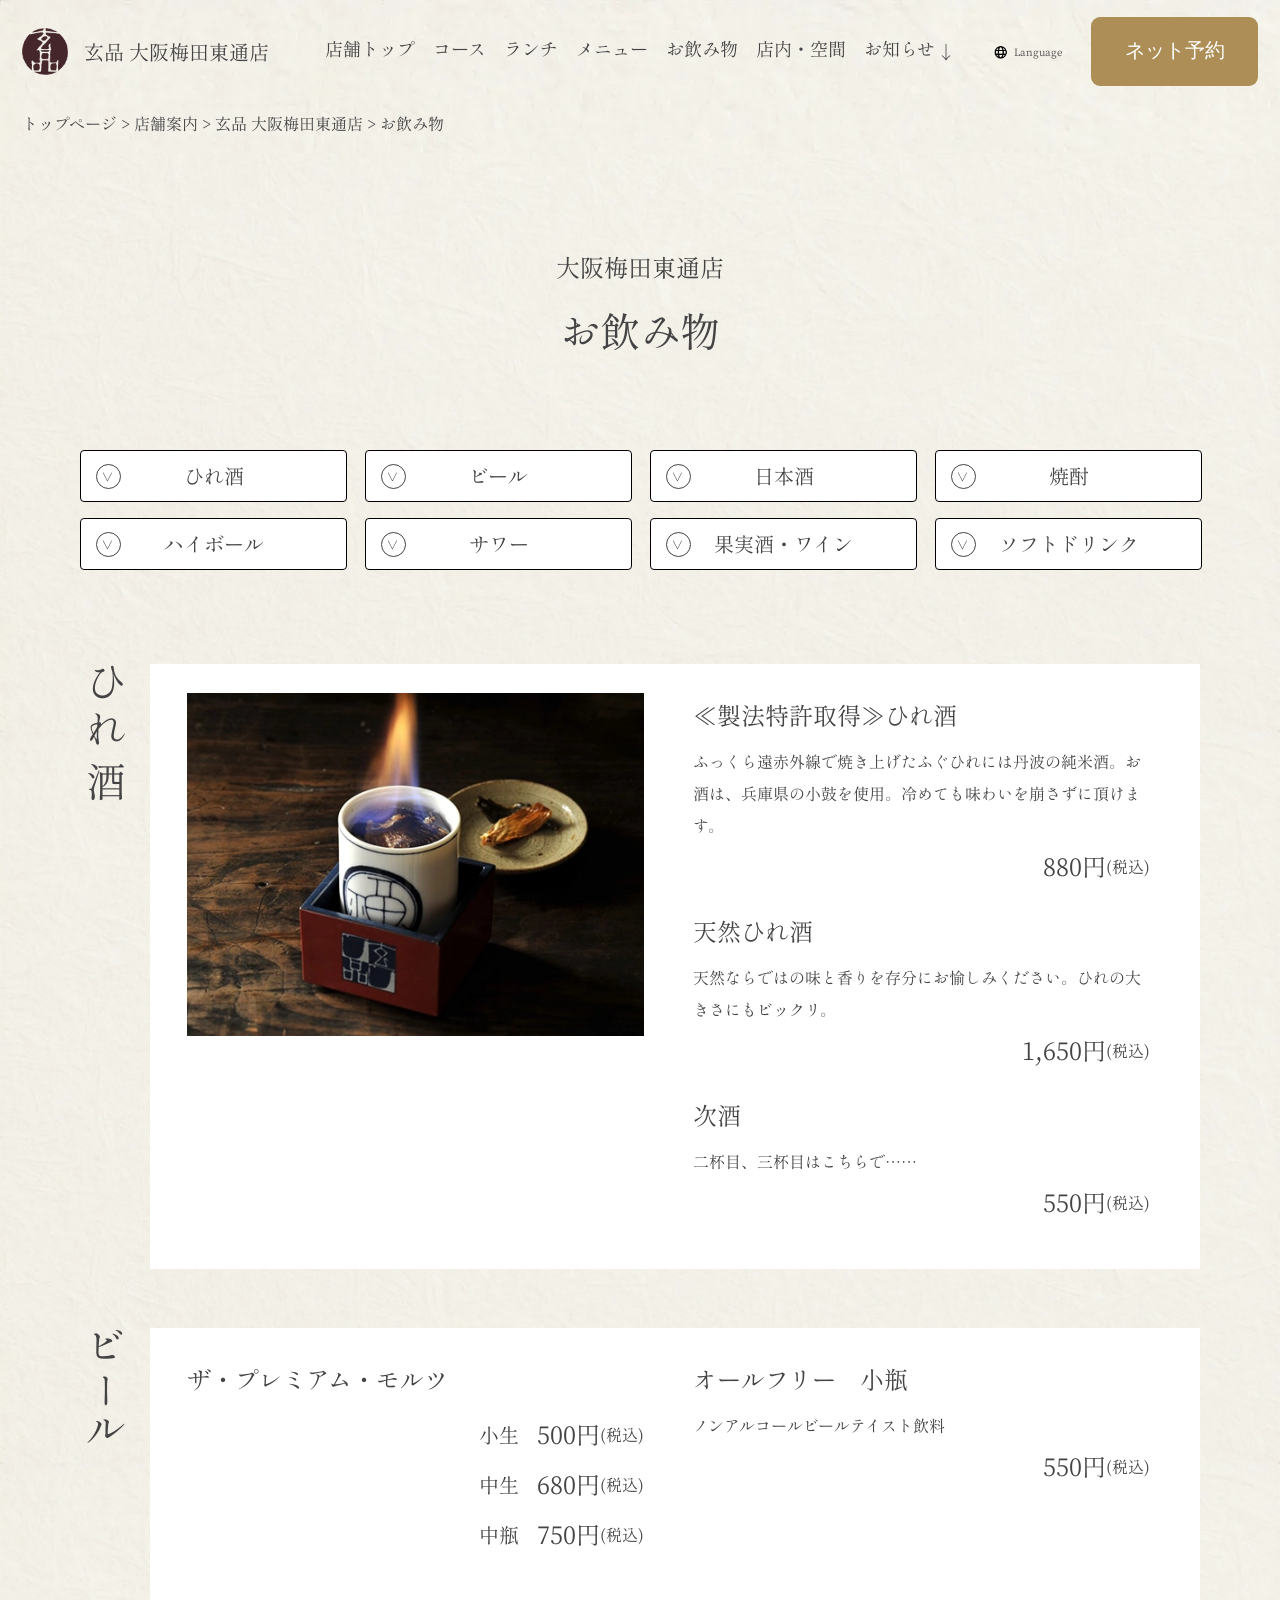
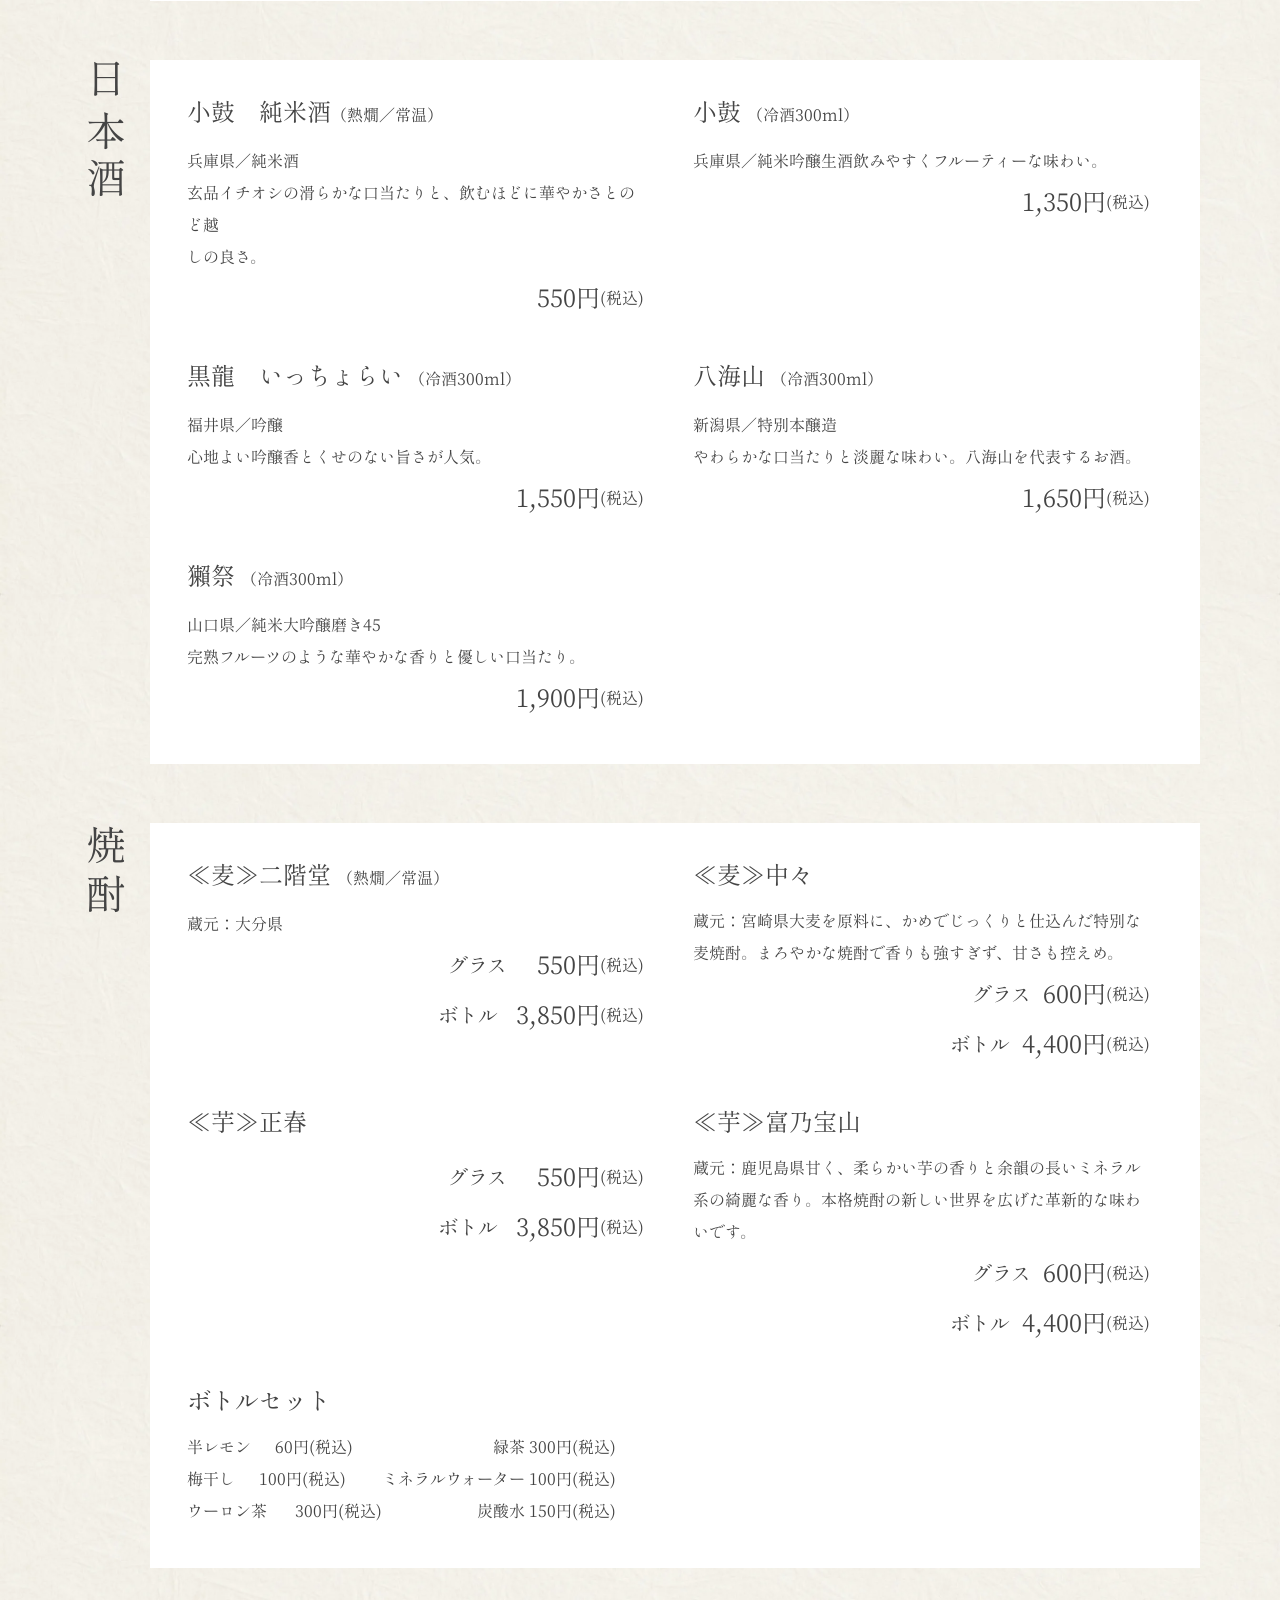
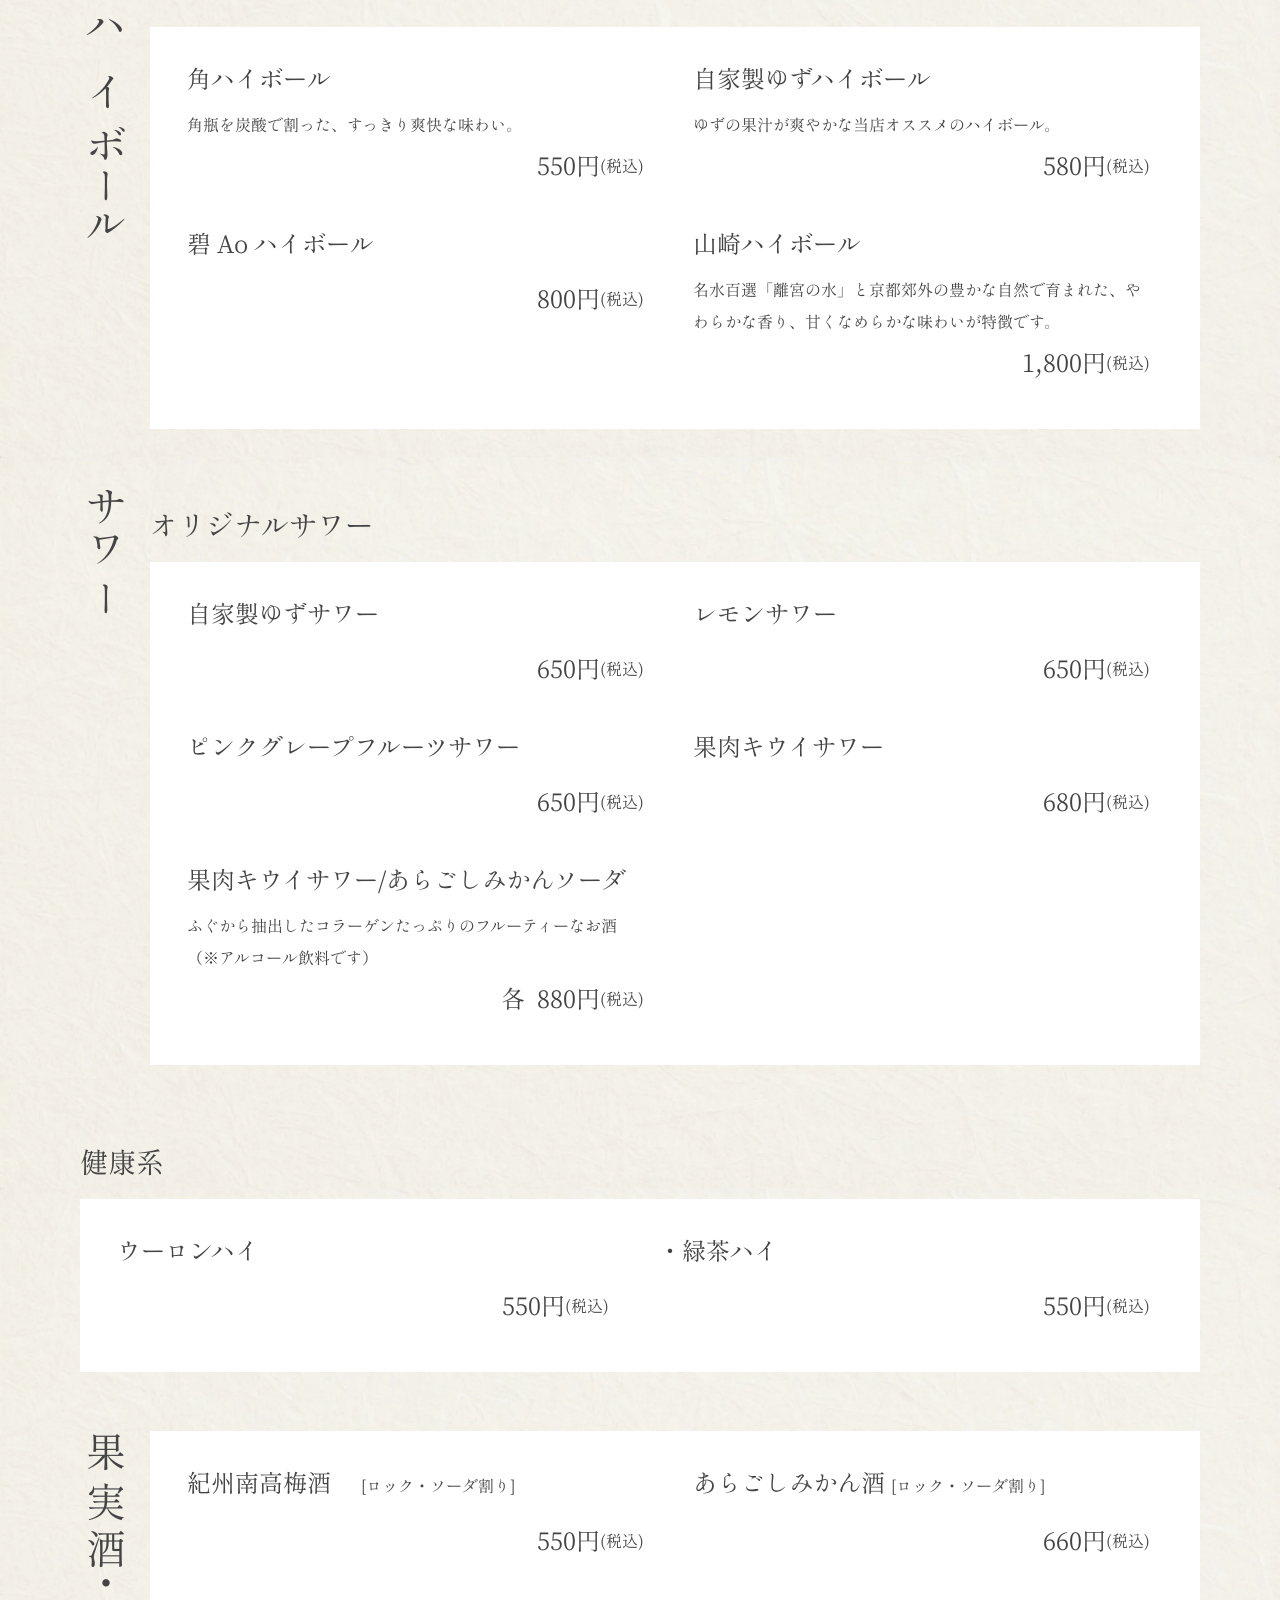
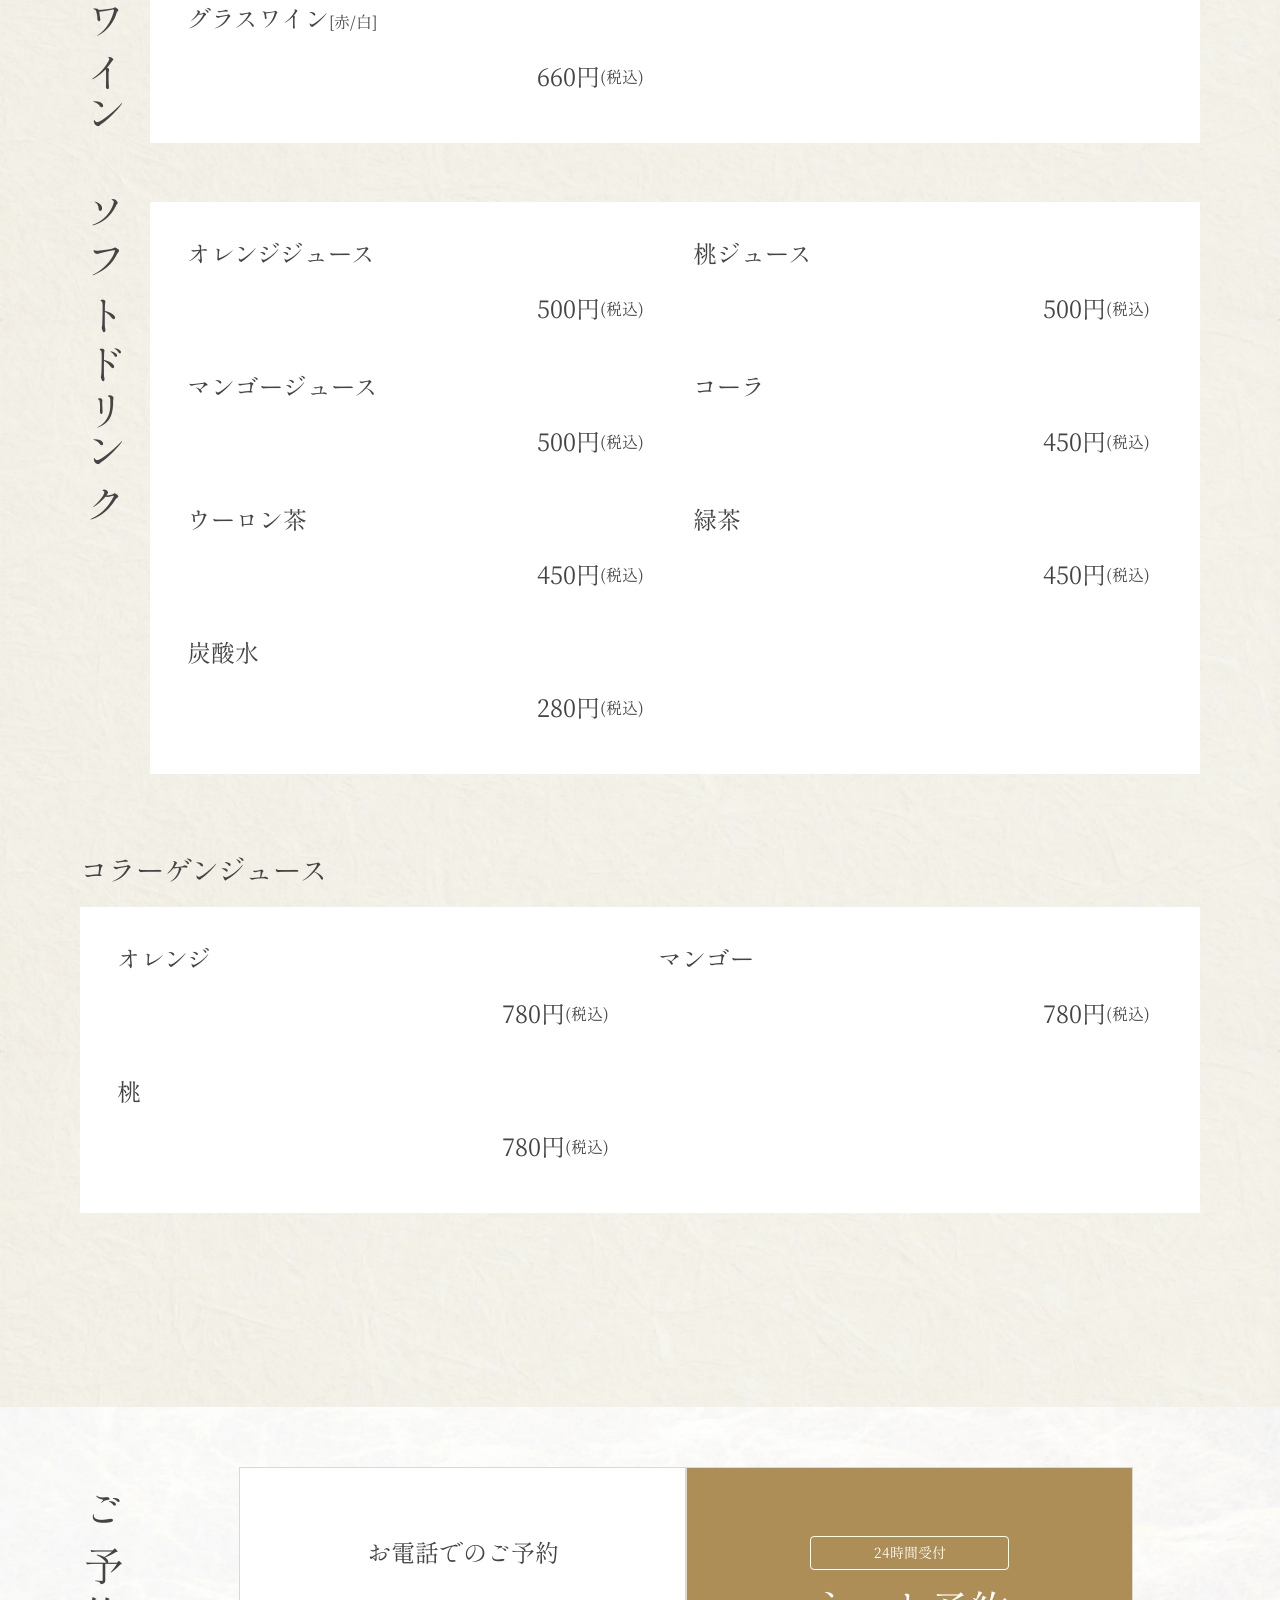
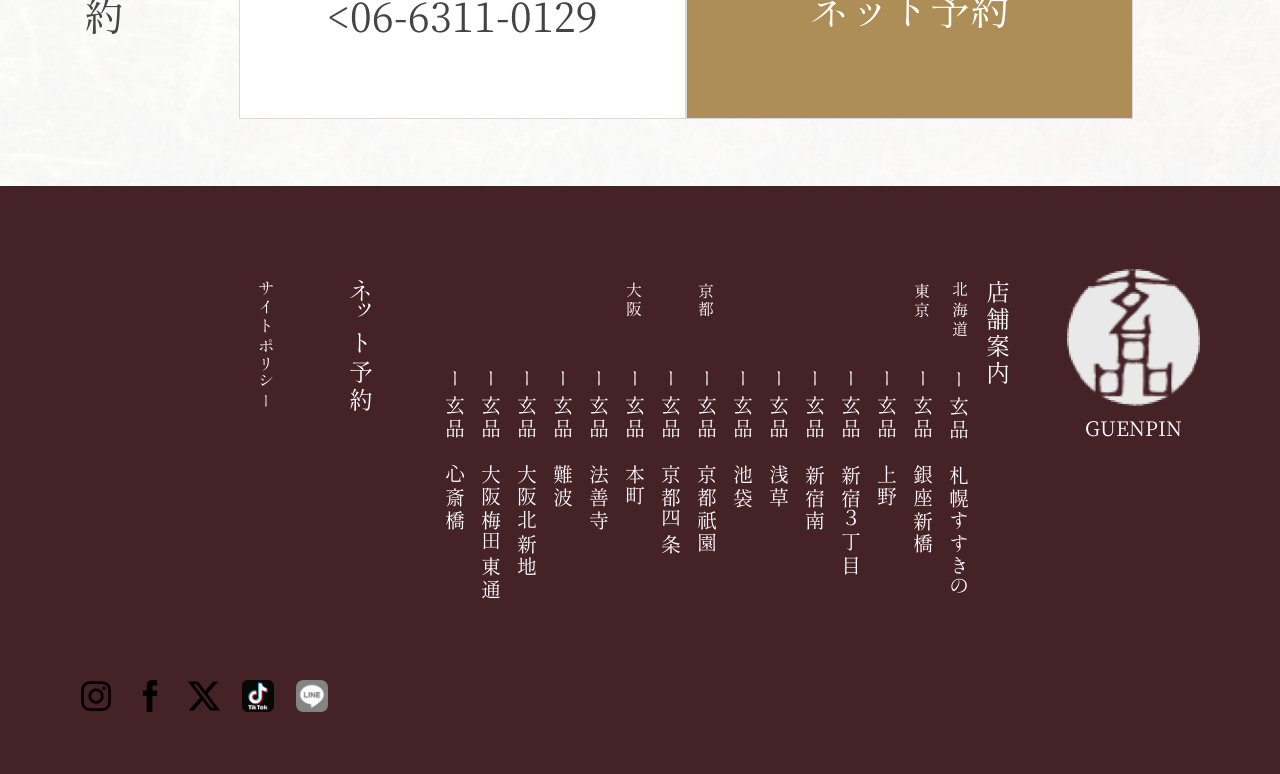
<file: drinks.html>
<!DOCTYPE html>
<html lang="ja">
<head>
    <meta charset="UTF-8">
    <meta name="viewport" content="width=device-width, initial-scale=1.0">
    <title>Guenpin</title>
    <link rel="stylesheet" href="/assets/css/base.css">
    <link rel="stylesheet" href="/assets/css/header.css">
    <link rel="stylesheet" href="/assets/css/drinks.css">
</head>
<body>
      <header class="header container">
        <div class="boxed-width flx-row">
        <!-- Logo here  -->
        <a href="/index.html"  class="logo flx-row">  
        <figure>
            <img src="/assets/media/logo.png" alt="Logo image">
            <figcaption>Logo image dark background</figcaption>
        </figure>
        <span class="h1">玄品 大阪梅田東通店</span>
        </a>

        <!-- Header nav links -->
        <menu class="header-nav">
            <nav>
                <li><a href="/store.html">店舗トップ </a></li>
                <li><a href="/courses.html">コース</a></li>
                <li><a href="/lunch.html">ランチ</a></li>
                <li><a href="/menus.html">メニュー</a></li>
                <li><a href="/drinks.html">お飲み物</a></li>
                <li><a href="/interior-spaces.html">店内・空間</a></li>
                <li><a href="/announcements.html">お知らせ</a><span>&darr;</span> <a  href="/announcements-details.html">お知らせ詳細</a></li>
                <!-- <li><a href="/store.html">店舗トップ </a> <span>&darr;</span> <a  href="/announcements-details.html">お知らせ詳細</a></li> -->
            </nav>
        </menu>

        <!-- site language toggle -->
        <div class="language-toggle flx-row">
            <figure><img src="/assets/media/world-globe-icon.png" alt="World globe icon">
            <figcaption>World Globe image</figcaption>
            </figure>
            <span>Language</span>
        </div>

        <!-- button -->
        <button class="header-cta-button btn-cta"><a href="">ネット予約</a></button>

        <!-- Hamburger menu  -->
        <figure class="hamburger-nav-icon">
                <svg xmlns="http://www.w3.org/2000/svg" width="25" height="25" fill="#000000" viewBox="0 0 256 256"><path d="M224,128a8,8,0,0,1-8,8H40a8,8,0,0,1,0-16H216A8,8,0,0,1,224,128ZM40,72H216a8,8,0,0,0,0-16H40a8,8,0,0,0,0,16ZM216,184H40a8,8,0,0,0,0,16H216a8,8,0,0,0,0-16Z"></path></svg>

            <figcaption>Hamburger menu icon</figcaption>
        </figure>
        </div>


        <div class="boxed-width breadcrumbs-text">
            <span class="breacrumbs">トップページ > 店舗案内 > 玄品 大阪梅田東通店 > お飲み物</span>
        </div>

        <!-- Mobile menu starts -->
        <div class="mobile-menu is-hidden">
            <div class="menu-wrapper">
                <div class="col-1 flx-col">
                    <svg width="23" height="23" viewBox="0 0 23 23" fill="none" xmlns="http://www.w3.org/2000/svg"><line y1="-1" x2="29.2077" y2="-1" transform="matrix(0.695022 -0.718988 0.417733 0.90857 0.835938 22.8276)" stroke="#323232" stroke-width="2"/><line y1="-1" x2="29.6985" y2="-1" transform="matrix(0.707107 0.707107 -0.406138 0.913812 0.835938 1.82764)" stroke="#323232" stroke-width="2"/></svg>

                    <div class="logo flx-row">
                        <figure>
                            <img src="/assets/media/logo.png" alt="Logo image">
                            <figcaption>Logo image dark background</figcaption>
                        </figure>

                        <span class="h1">玄品 大阪梅田東通店</span>
                    </div>
                </div>
                <menu class="col-2 nav">
                    <nav class="flx-col">
                        <li><a href="/store.html">店舗トップ</a></li>
                <li><a href="/courses.html">コース</a></li>
                <li><a href="/lunch.html">ランチ</a></li>
                <li><a href="/menus.html">メニュー</a></li>
                <li><a href="/drinks.html">お飲み物</a></li>
                <li><a href="/interior-spaces.html">店内・空間</a></li>
                <li><a href="/announcements.html">お知らせ</a></li>
                <li><a href="/announcements-details.html">お知らせ詳細</a></li>
                        <div class="language-toggle flx-row">
                            <figure><img src="/assets/media/world-globe-icon.png" alt="World globe icon">
                                <figcaption>World Globe image</figcaption>
                            </figure>
                            <span>Language</span>
                        </div>
                    </nav>
                </menu>
                <div class="btn-cta-wrapper">
                    <div class="above-footer-cta flx-col">
                        <button class="btn-light phone flx-row"><a href="tel:06-6311-0129"><span>お電話でのご予約</span><span> 06-6311-0129</span></a></button>
                        <button class="btn-light reception flx-row"><a href=""><span>24時間受付</span><span>ネット予約</span></a></button>
                    </div>
                </div>
            </div>
        </div>

        <!-- Mobile menu ends here  -->
    </header>

<!-- -------------------------Header ends here-------------------------------  -->

<section class="intro container">
    <div class="boxed-width flx-col">

        <div class="page-details flx-col">
            <h1 class="store-name">大阪梅田東通店</h1>
            <h3 class="ware">お飲み物</h3>
        </div>

        <div class="tabs-wrapper">
            <ul class="">
                <a href="/drinks.html#dish-0" class="btn-light">ひれ酒</a>
                <a href="/drinks.html#dish-1" class="btn-light">ビール</a>
                <a href="/drinks.html#dish-2" class="btn-light">日本酒</a>
                <a href="/drinks.html#dish-3" class="btn-light">焼酎</a>
                <a href="/drinks.html#dish-4" class="btn-light">ハイボール</a>
                <a href="/drinks.html#dish-5" class="btn-light">サワー</a>
                <a href="/drinks.html#dish-7" class="btn-light">果実酒・ワイン</a>
                <a href="/drinks.html#dish-8" class="btn-light">ソフトドリンク</a>
            </ul>
        </div>
    </div>
</section> 


<section class="drinks container">
    <div class="boxed-width flx-col">

        <!-- Menu dishes column start -->
    <div id="dish-0" class="dish-grp flx-row">
        <div class="heading">
            <h1 class="vertical">ひれ酒</h1>
        </div>

        <div class="dishes-wrapper grid-col-2">
            <figure class="large-img">
                <img src="/assets/media/meal-19.webp" alt="">
                <figcaption></figcaption>
            </figure>

            <div class="inner-wrapper flx-col">
            <div class="dish flx-row">
                <!-- <figure>
                    <img src="/assets/media/meal-17.webp" alt="">
                    <figcaption></figcaption>
                </figure> -->

                <div class="details flx-col">
                    <h3 class="name">≪製法特許取得≫ひれ酒</h3>
                    <p class="description">ふっくら遠赤外線で焼き上げたふぐひれには丹波の純米酒。お酒は、兵庫県の小鼓を使用。冷めても味わいを崩さずに頂けます。</p>
                    <span class="price h3">880円<small class="sm">(税込) </small></span>
                </div>
            </div>

            <div class="dish flx-row">
                <!-- <figure>
                    <img src="/assets/media/meal-17.webp" alt="">
                    <figcaption></figcaption>
                </figure> -->

                <div class="details flx-col">
                    <h3 class="name">天然ひれ酒</h3>
                    <p class="description">天然ならではの味と香りを存分にお愉しみください。ひれの大きさにもビックリ。</p>
                    <span class="price h3">1,650円<small class="sm">(税込)</small></span>
                </div>
            </div>


            <div class="dish flx-row">
                <!-- <figure>
                    <img src="/assets/media/meal-18.webp" alt="">
                    <figcaption></figcaption>
                </figure> -->

                <div class="details flx-col">
                    <h3 class="name">次酒</h3>
                    <p class="description">二杯目、三杯目はこちらで……</p>
                    <span class="price h3">550円 <small class="sm">(税込)</small></span>
                </div>
            </div>


            </div>
        </div>
    </div>
    <!-- Menu dishes column end -->


      <!-- Menu dishes column start -->
    <div id="dish-1" class="dish-grp flx-row">
        <div class="heading">
            <h1 class="vertical">ビール</h1>
        </div>

        <div class="dishes-wrapper grid-col-2">
            <div class="dish flx-row">
                <!-- <figure>
                    <img src="/assets/media/meal-18.webp" alt="">
                    <figcaption></figcaption>
                </figure> -->

                <div class="details flx-col">
                    <h3 class="name">ザ・プレミアム・モルツ</h3>
                    <!-- <p class="description">お鍋に入れると…とろっとろでクリーミーな味わいに！</p> -->
                    <span class="price h3"><small class="md">小生</small>&nbsp;&nbsp; 500円 <small class="sm">(税込)</small></span>
                    <span class="price h3"><small class="md">中生</small>&nbsp;&nbsp; 680円 <small class="sm">(税込)</small></span>
                    <span class="price h3"><small class="md">中瓶</small>&nbsp;&nbsp; 750円 <small class="sm">(税込)</small></span>

                </div>
            </div>

            <div class="dish flx-row">
                <!-- <figure>
                    <img src="/assets/media/meal-18.webp" alt="">
                    <figcaption></figcaption>
                </figure> -->

                <div class="details flx-col">
                    <h3 class="name">オールフリー　小瓶</h3>
                    <p class="description">ノンアルコールビールテイスト飲料</p>
                    <span class="price h3">550円<small class="sm">(税込)</small></span>
                </div>
            </div>
        </div>
    </div>
    <!-- Menu dishes column end -->


     <!-- Menu dishes column start -->
    <div id="dish-2"  class="dish-grp flx-row">
        <div class="heading">
            <h1 class="vertical">日本酒</h1>
        </div>

        <div class="dishes-wrapper grid-col-2">
            <div class="dish flx-row">
                <!-- <figure>
                    <img src="/assets/media/meal-18.webp" alt="">
                    <figcaption></figcaption>
                </figure> -->

                <div class="details flx-col">
                    <h3 class="name">小鼓　純米酒<small class="sm">（熱燗／常温）</small></h3>
                    <p class="description">兵庫県／純米酒 <br>玄品イチオシの滑らかな口当たりと、飲むほどに華やかさとのど越<br>しの良さ。</p>
                    <span class="price h3">550円 <small class="sm">(税込)</small></span>
                </div>
            </div>

            <div class="dish flx-row">
                <!-- <figure>
                    <img src="/assets/media/meal-18.webp" alt="">
                    <figcaption></figcaption>
                </figure> -->

                <div class="details flx-col">
                    <h3 class="name">小鼓 <small class="sm">（冷酒300ml）</small></h3>
                    <p class="description">兵庫県／純米吟醸生酒飲みやすくフルーティーな味わい。</p>
                    <span class="price h3">1,350円 <small class="sm">(税込)</small></span>
                </div>
            </div>
            <div class="dish flx-row">
                <!-- <figure>
                    <img src="/assets/media/meal-18.webp" alt="">
                    <figcaption></figcaption>
                </figure> -->

                <div class="details flx-col">
                    <h3 class="name">黒龍　いっちょらい <small class="sm">（冷酒300ml）</small></h3>
                    <p class="description">福井県／吟醸<br>心地よい吟醸香とくせのない旨さが人気。</p>
                    <span class="price h3">1,550円 <small class="sm">(税込)</small></span>
                </div>
            </div>

            <div class="dish flx-row">
                <!-- <figure>
                    <img src="/assets/media/meal-18.webp" alt="">
                    <figcaption></figcaption>
                </figure> -->

                <div class="details flx-col">
                    <h3 class="name">八海山 <small class="sm">（冷酒300ml）</small></h3>
                    <p class="description">新潟県／特別本醸造<br>やわらかな口当たりと淡麗な味わい。八海山を代表するお酒。</p>
                    <span class="price h3">1,650円 <small class="sm">(税込)</small></span>
                </div>
            </div>

            <div class="dish flx-row">
                <!-- <figure>
                    <img src="/assets/media/meal-18.webp" alt="">
                    <figcaption></figcaption>
                </figure> -->

                <div class="details flx-col">
                    <h3 class="name">獺祭 <small class="sm"> （冷酒300ml）</small></h3>
                    <p class="description">山口県／純米大吟醸磨き45<br>完熟フルーツのような華やかな香りと優しい口当たり。</p>
                    <span class="price h3">1,900円 <small class="sm">(税込)</small></span>
                </div>
            </div>
        </div>
    </div>
    <!-- Menu dishes column end -->


<!-- Menu dishes column start -->
    <div id="dish-3"  class="dish-grp flx-row">
        <div class="heading">
            <h1 class="vertical">焼酎</h1>
        </div>

        <div class="dishes-wrapper grid-col-2">
            <div class="dish flx-row">
                <!-- <figure>
                    <img src="/assets/media/meal-18.webp" alt="">
                    <figcaption></figcaption>
                </figure> -->

                <div class="details flx-col">
                    <h3 class="name">≪麦≫二階堂 <small class="sm">（熱燗／常温）</small></h3>
                    <p class="description">蔵元：大分県</p>
                    <span class="price h3"> <small class="md">グラス</small>&nbsp;&nbsp;&nbsp;&nbsp;&nbsp;550円<small class="sm">(税込)</small></span>
                    <span class="price h3"> <small class="md">ボトル </small>&nbsp;&nbsp;&nbsp;3,850円<small class="sm">(税込)</small></span>
                </div>
            </div>

            <div class="dish flx-row">
                <!-- <figure>
                    <img src="/assets/media/meal-18.webp" alt="">
                    <figcaption></figcaption>
                </figure> -->

                <div class="details flx-col">
                    <h3 class="name">≪麦≫中々</h3>
                    <p class="description">蔵元：宮崎県大麦を原料に、かめでじっくりと仕込んだ特別な麦焼酎。まろやかな焼酎で香りも強すぎず、甘さも控えめ。</p>
                    <span class="price h3"> <small class="md">グラス</small>&nbsp;&nbsp;600円<small class="sm">(税込)</small></span>
                    <span class="price h3"> <small class="md">ボトル</small>&nbsp;&nbsp;4,400円<small class="sm">(税込)</small></span>
                </div>
            </div>
            <div class="dish flx-row">
                <!-- <figure>
                    <img src="/assets/media/meal-18.webp" alt="">
                    <figcaption></figcaption>
                </figure> -->

                <div class="details flx-col">
                    <h3 class="name">≪芋≫正春</h3>
                    <!-- <p class="description">お鍋に入れると…とろっとろでクリーミーな味わいに！</p> -->
                    <span class="price h3"> <small class="md">グラス</small>&nbsp;&nbsp;&nbsp;&nbsp;&nbsp;550円<small class="sm">(税込)</small></span>
                    <span class="price h3"> <small class="md">ボトル</small>&nbsp;&nbsp;&nbsp;3,850円<small class="sm">(税込)</small></span>
                </div>
            </div>

            <div class="dish flx-row">
                <!-- <figure>
                    <img src="/assets/media/meal-18.webp" alt="">
                    <figcaption></figcaption>
                </figure> -->

                <div class="details flx-col">
                    <h3 class="name">≪芋≫富乃宝山</h3>
                    <p class="description">蔵元：鹿児島県甘く、柔らかい芋の香りと余韻の長いミネラル系の綺麗な香り。本格焼酎の新しい世界を広げた革新的な味わいです。</p>
                    <span class="price h3"> <small class="md">グラス</small>&nbsp;&nbsp;600円<small class="sm">(税込)</small></span>
                    <span class="price h3"> <small class="md">ボトル</small>&nbsp;&nbsp;4,400円<small class="sm">(税込)</small></span>
                </div>
            </div>

            <div class="dish flx-row">
                <!-- <figure>
                    <img src="/assets/media/meal-18.webp" alt="">
                    <figcaption></figcaption>
                </figure> -->

                <div class="details flx-col">
                    <h3 class="name">ボトルセット</h3>
                    <!-- <p class="description">お鍋に入れると…とろっとろでクリーミーな味わいに！</p> -->
                     <div class="details-double flx-row">
                        <p class="description">
                            半レモン&nbsp;&nbsp;&nbsp;&nbsp;&nbsp;&nbsp;60円(税込)<br>
                            梅干し&nbsp;&nbsp;&nbsp;&nbsp;&nbsp;&nbsp;100円(税込)<br>
                            ウーロン茶&nbsp;&nbsp;&nbsp;&nbsp;&nbsp;&nbsp;&nbsp;300円(税込)<br>
                        </p>
                        <p class="description" style="text-align: end">
                            緑茶 300円(税込)<br>
                            ミネラルウォーター 100円(税込)<br>
                            炭酸水 150円(税込)<br>

                        </p>
                     </div>
                    <!-- <span class="price h3">500円 <small class="sm">(税込)</small></span> -->
                </div>
            </div>
        </div>
    </div>
    <!-- Menu dishes column end -->

    <!-- Menu dishes column start -->
    <div id="dish-4"  class="dish-grp flx-row">
        <div class="heading">
            <h1 class="vertical">ハイボール</h1>
        </div>

        <div class="dishes-wrapper grid-col-2">
            <div class="dish flx-row">
                <!-- <figure>
                    <img src="/assets/media/meal-18.webp" alt="">
                    <figcaption></figcaption>
                </figure> -->

                <div class="details flx-col">
                    <h3 class="name">角ハイボール</h3>
                    <p class="description">角瓶を炭酸で割った、すっきり爽快な味わい。</p>
                    <span class="price h3">550円 <small class="sm">(税込)</small></span>
                </div>
            </div>

            <div class="dish flx-row">
                <!-- <figure>
                    <img src="/assets/media/meal-18.webp" alt="">
                    <figcaption></figcaption>
                </figure> -->

                <div class="details flx-col">
                    <h3 class="name">自家製ゆずハイボール</h3>
                    <p class="description">ゆずの果汁が爽やかな当店オススメのハイボール。</p>
                    <span class="price h3">580円 <small class="sm">(税込)</small></span>
                </div>
            </div>
            <div class="dish flx-row">
                <!-- <figure>
                    <img src="/assets/media/meal-18.webp" alt="">
                    <figcaption></figcaption>
                </figure> -->

                <div class="details flx-col">
                    <h3 class="name">碧 Ao ハイボール</h3>
                    <!-- <p class="description">お鍋に入れると…とろっとろでクリーミーな味わいに！</p> -->
                    <span class="price h3">800円 <small class="sm">(税込)</small></span>
                </div>
            </div>

            <div class="dish flx-row">
                <!-- <figure>
                    <img src="/assets/media/meal-18.webp" alt="">
                    <figcaption></figcaption>
                </figure> -->

                <div class="details flx-col">
                    <h3 class="name">山崎ハイボール</h3>
                    <p class="description">名水百選「離宮の水」と京都郊外の豊かな自然で育まれた、やわらかな香り、甘くなめらかな味わいが特徴です。</p>
                    <span class="price h3">1,800円 <small class="sm">(税込)</small></span>
                </div>
            </div>
        </div>
    </div>
    <!-- Menu dishes column end -->


    <!-- Menu dishes column start -->
    <div  id="dish-5" class="dish-grp flx-row">
        <div class="heading">
            <h1 class="vertical">サワー</h1>
        </div>


        <div class="outer-wrapper flx-col">
        <div class="course-meal-name">
                <h2>オリジナルサワー</h2>
            </div>
        <div class="dishes-wrapper grid-col-2">
            <div class="dish flx-row">
                <!-- <figure>
                    <img src="/assets/media/meal-18.webp" alt="">
                    <figcaption></figcaption>
                </figure> -->

                <div class="details flx-col">
                    <h3 class="name">自家製ゆずサワー</h3>
                    <!-- <p class="description">お鍋に入れると…とろっとろでクリーミーな味わいに！</p> -->
                    <span class="price h3">650円 <small class="sm">(税込)</small></span>
                </div>
            </div>

            <div class="dish flx-row">
                <!-- <figure>
                    <img src="/assets/media/meal-18.webp" alt="">
                    <figcaption></figcaption>
                </figure> -->

                <div class="details flx-col">
                    <h3 class="name">レモンサワー</h3>
                    <!-- <p class="description">お鍋に入れると…とろっとろでクリーミーな味わいに！</p> -->
                    <span class="price h3">650円 <small class="sm">(税込)</small></span>
                </div>
            </div>
            <div class="dish flx-row">
                <!-- <figure>
                    <img src="/assets/media/meal-18.webp" alt="">
                    <figcaption></figcaption>
                </figure> -->

                <div class="details flx-col">
                    <h3 class="name">ピンクグレープフルーツサワー</h3>
                    <!-- <p class="description">お鍋に入れると…とろっとろでクリーミーな味わいに！</p> -->
                    <span class="price h3">650円 <small class="sm">(税込)</small></span>
                </div>
            </div>

            <div class="dish flx-row">
                <!-- <figure>
                    <img src="/assets/media/meal-18.webp" alt="">
                    <figcaption></figcaption>
                </figure> -->

                <div class="details flx-col">
                    <h3 class="name">果肉キウイサワー</h3>
                    <!-- <p class="description">お鍋に入れると…とろっとろでクリーミーな味わいに！</p> -->
                    <span class="price h3">680円 <small class="sm">(税込)</small></span>
                </div>
            </div>

            <div class="dish flx-row">
                <!-- <figure>
                    <img src="/assets/media/meal-18.webp" alt="">
                    <figcaption></figcaption>
                </figure> -->

                <div class="details flx-col">
                    <h3 class="name">果肉キウイサワー/あらごしみかんソーダ</h3>
                    <p class="description">ふぐから抽出したコラーゲンたっぷりのフルーティーなお酒（※アルコール飲料です）</p>
                    <span class="price h3">各  &nbsp;880円 <small class="sm">(税込)</small></span>
                </div>

            </div>
        </div>
        </div>
    </div>
    <!-- Menu dishes column end -->





    <!-- Menu dishes column start -->
    <div  id="dish-6" class="dish-grp flx-row">
        <!-- <div class="heading">
            <h1 class="vertical">鰻</h1>
        </div> -->

        <div class="outer-wrapper flx-col">
        <div class="course-meal-name">
                <h2>健康系</h2>
            </div>


        <div class="dishes-wrapper grid-col-2">
            <div class="dish flx-row">
                <!-- <figure>
                    <img src="/assets/media/meal-18.webp" alt="">
                    <figcaption></figcaption>
                </figure> -->

                <div class="details flx-col">
                    <h3 class="name">ウーロンハイ</h3>
                    <!-- <p class="description">お鍋に入れると…とろっとろでクリーミーな味わいに！</p> -->
                    <span class="price h3">550円 <small class="sm">(税込)</small></span>
                </div>
            </div>

            <div class="dish flx-row">
                <!-- <figure>
                    <img src="/assets/media/meal-18.webp" alt="">
                    <figcaption></figcaption>
                </figure> -->

                <div class="details flx-col">
                    <h3 class="name">・緑茶ハイ</h3>
                    <!-- <p class="description">お鍋に入れると…とろっとろでクリーミーな味わいに！</p> -->
                    <span class="price h3">550円 <small class="sm">(税込)</small></span>
                </div>
            </div>
        </div>
        </div>
    </div>
    <!-- Menu dishes column end -->


    <!-- Menu dishes column start -->
    <div  id="dish-7" class="dish-grp flx-row">
        <div class="heading" >
            <h1 class="vertical" style="margin-bottom:45px">果実酒</h1>
            <h1 class="vertical" style="margin-bottom:-1px">・</h1>
            <h1 class="vertical">ワイン</h1>
        </div>

        <div class="dishes-wrapper grid-col-2">
            <div class="dish flx-row">
                <!-- <figure>
                    <img src="/assets/media/meal-18.webp" alt="">
                    <figcaption></figcaption>
                </figure> -->

                <div class="details flx-col">
                    <h3 class="name">紀州南高梅酒　 <small class="sm"> [ロック・ソーダ割り]</small></h3>
                    <!-- <p class="description">お鍋に入れると…とろっとろでクリーミーな味わいに！</p> -->
                    <span class="price h3">550円 <small class="sm">(税込)</small></span>
                </div>
            </div>

            <div class="dish flx-row">
                <!-- <figure>
                    <img src="/assets/media/meal-18.webp" alt="">
                    <figcaption></figcaption>
                </figure> -->

                <div class="details flx-col">
                    <h3 class="name">あらごしみかん酒 <small class="sm">[ロック・ソーダ割り]</small></h3>
                    <!-- <p class="description">お鍋に入れると…とろっとろでクリーミーな味わいに！</p> -->
                    <span class="price h3">660円 <small class="sm">(税込)</small></span>
                </div>
            </div>
            <div class="dish flx-row">
                <!-- <figure>
                    <img src="/assets/media/meal-18.webp" alt="">
                    <figcaption></figcaption>
                </figure> -->

                <div class="details flx-col">
                    <h3 class="name">グラスワイン<small class="sm">[赤/白]</small></h3>
                    <!-- <p class="description">お鍋に入れると…とろっとろでクリーミーな味わいに！</p> -->
                    <span class="price h3">660円 <small class="sm">(税込)</small></span>
                </div>
            </div>
        </div>
    </div>
    <!-- Menu dishes column end -->


    <!-- Menu dishes column start -->
    <div  id="dish-8" class="dish-grp flx-row">
        <div class="heading">
            <h1 class="vertical">ソフトドリンク</h1>
        </div>

        <div class="dishes-wrapper grid-col-2">
            <div class="dish flx-row">
                <!-- <figure>
                    <img src="/assets/media/meal-18.webp" alt="">
                    <figcaption></figcaption>
                </figure> -->

                <div class="details flx-col">
                    <h3 class="name">オレンジジュース</h3>
                    <!-- <p class="description">お鍋に入れると…とろっとろでクリーミーな味わいに！</p> -->
                    <span class="price h3">500円 <small class="sm">(税込)</small></span>
                </div>
            </div>

            <div class="dish flx-row">
                <!-- <figure>
                    <img src="/assets/media/meal-18.webp" alt="">
                    <figcaption></figcaption>
                </figure> -->

                <div class="details flx-col">
                    <h3 class="name">桃ジュース</h3>
                    <!-- <p class="description">お鍋に入れると…とろっとろでクリーミーな味わいに！</p> -->
                    <span class="price h3">500円 <small class="sm">(税込)</small></span>
                </div>
            </div>
            <div class="dish flx-row">
                <!-- <figure>
                    <img src="/assets/media/meal-18.webp" alt="">
                    <figcaption></figcaption>
                </figure> -->

                <div class="details flx-col">
                    <h3 class="name">マンゴージュース</h3>
                    <!-- <p class="description">お鍋に入れると…とろっとろでクリーミーな味わいに！</p> -->
                    <span class="price h3">500円 <small class="sm">(税込)</small></span>
                </div>
            </div>

            <div class="dish flx-row">
                <!-- <figure>
                    <img src="/assets/media/meal-18.webp" alt="">
                    <figcaption></figcaption>
                </figure> -->

                <div class="details flx-col">
                    <h3 class="name">コーラ</h3>
                    <!-- <p class="description">お鍋に入れると…とろっとろでクリーミーな味わいに！</p> -->
                    <span class="price h3">450円 <small class="sm">(税込)</small></span>
                </div>
            </div>

            <div class="dish flx-row">
                <!-- <figure>
                    <img src="/assets/media/meal-18.webp" alt="">
                    <figcaption></figcaption>
                </figure> -->

                <div class="details flx-col">
                    <h3 class="name">ウーロン茶</h3>
                    <!-- <p class="description">お鍋に入れると…とろっとろでクリーミーな味わいに！</p> -->
                    <span class="price h3">450円 <small class="sm">(税込)</small></span>
                </div>
            </div>

            <div class="dish flx-row">
                <!-- <figure>
                    <img src="/assets/media/meal-18.webp" alt="">
                    <figcaption></figcaption>
                </figure> -->

                <div class="details flx-col">
                    <h3 class="name">緑茶</h3>
                    <!-- <p class="description">お鍋に入れると…とろっとろでクリーミーな味わいに！</p> -->
                    <span class="price h3">450円 <small class="sm">(税込)</small></span>
                </div>
            </div>

            <div class="dish flx-row">
                <!-- <figure>
                    <img src="/assets/media/meal-18.webp" alt="">
                    <figcaption></figcaption>
                </figure> -->

                <div class="details flx-col">
                    <h3 class="name">炭酸水</h3>
                    <!-- <p class="description">お鍋に入れると…とろっとろでクリーミーな味わいに！</p> -->
                    <span class="price h3">280円 <small class="sm">(税込)</small></span>
                </div>
            </div>
        </div>
    </div>
    <!-- Menu dishes column end -->


    <!-- Menu dishes column start -->
    <div  id="dish-9" class="dish-grp flx-row">
        <!-- <div class="heading">
            <h1 class="vertical">鰻</h1>
        </div> -->

        <div class="outer-wrapper flx-col">
        <div class="course-meal-name">
                <h2>コラーゲンジュース</h2>
            </div>
            
        <div class="dishes-wrapper grid-col-2">
            <div class="dish flx-row">
                <!-- <figure>
                    <img src="/assets/media/meal-18.webp" alt="">
                    <figcaption></figcaption>
                </figure> -->

                <div class="details flx-col">
                    <h3 class="name">オレンジ</h3>
                    <!-- <p class="description">お鍋に入れると…とろっとろでクリーミーな味わいに！</p> -->
                    <span class="price h3">780円 <small class="sm">(税込)</small></span>
                </div>
            </div>

            <div class="dish flx-row">
                <!-- <figure>
                    <img src="/assets/media/meal-18.webp" alt="">
                    <figcaption></figcaption>
                </figure> -->

                <div class="details flx-col">
                    <h3 class="name">マンゴー</h3>
                    <!-- <p class="description">お鍋に入れると…とろっとろでクリーミーな味わいに！</p> -->
                    <span class="price h3">780円 <small class="sm">(税込)</small></span>
                </div>
            </div>
            <div class="dish flx-row">
                <!-- <figure>
                    <img src="/assets/media/meal-18.webp" alt="">
                    <figcaption></figcaption>
                </figure> -->

                <div class="details flx-col">
                    <h3 class="name">桃</h3>
                    <!-- <p class="description">お鍋に入れると…とろっとろでクリーミーな味わいに！</p> -->
                    <span class="price h3">780円 <small class="sm">(税込)</small></span>
                </div>
            </div>

            

            </div>
        </div>
    </div>
    <!-- Menu dishes column end -->
    </div>
</section>


<section class="reservations container">
    <div class="boxed-width flx-row">
        <h1 class="vertical heading">ご予約</h1>

        <div class="reservation-cards flx-row">

            <div class="card flx-col">
                <h3>お電話でのご予約</h3>
                <span class="h1"><a href="tel:06-6311-0129"><06-6311-0129</a></span>
            </div>

             <div class="card flx-col">
                <h3>24時間受付</h3>
                <span class="h1">ネット予約</span>
            </div>

        </div>

        <div class="above-footer-cta flx-col">
                <button class="btn-light phone flx-row"><a href="tel:06-6311-0129"><span>お電話でのご予約</span><span> 06-6311-0129</span></a></button>
                <button class="btn-light reception flx-row"><a href=""><span>24時間受付</span><span>ネット予約</span></a></button>
        </div>
    </div>
</section> 

<footer class="container flx-col">
    <div class="wrapper boxed-width">
        <div class="col-1 flx-row">
            <menu class="footer-nav-links">
                <nav class="nav-container">
                    <ul>
                        <a href="" >店舗案内</a>
                        <a href="" >北海道</a>
                    </ul>
                     <ul>
                        <a href="" >ー玄品　札幌すすきの</a>
                    </ul>
                </nav>

                <nav class="nav-container">
                    <ul>
                        <a href="" >東京</a>
                    </ul>
                     <ul>
                        <a href="" >ー玄品　銀座新橋</a>
                        <a href="" >ー玄品　上野</a>
                        <a href="" >ー玄品　新宿３丁目</a>
                        <a href="" >ー玄品　新宿南</a>
                        <a href="" >ー玄品　浅草</a>
                        <a href="" >ー玄品　池袋</a>
                    </ul>
                </nav>

                <!-- <nav class="nav-container">
                    <ul>
                        <a href="" >東京</a>
                    </ul>
                     <ul>
                        <a href="" >ー玄品　銀座新橋</a>
                        <a href="" >ー玄品　上野</a>
                        <a href="" >ー玄品　新宿３丁目</a>
                        <a href="" >ー玄品　新宿南</a>
                        <a href="" >ー玄品　浅草</a>
                        <a href="" >ー玄品　池袋</a>
                    </ul>
                </nav> -->

                <nav class="nav-container">
                    <ul>
                        <a href="" >京都</a>
                    </ul>
                     <ul>
                        <a href="" >ー玄品　京都祇園</a>
                        <a href="" >ー玄品　京都四条</a>
                    </ul>
                </nav>

                <nav class="nav-container">
                    <ul>
                        <a href="" >大阪</a>
                    </ul>
                     <ul>
                        <a href="" >ー玄品　本町</a>
                        <a href="" >ー玄品　法善寺</a>
                        <a href="" >ー玄品　難波</a>
                        <a href="" >ー玄品　大阪北新地</a>
                        <a href="" >ー玄品　大阪梅田東通</a>
                        <a href="" >ー玄品　心斎橋</a>
                    </ul>
                </nav>

                <nav class="nav-container">
                    <ul>
                        <a href="" >ネット予約</a>
                    </ul>
                     <ul>
                        
                    </ul>
                </nav>

                <nav class="nav-container">
                    <ul>
                        <a href="" >サイトポリシー</a>
                    </ul>
                     <ul>
                        
                    </ul>
                </nav>
            </menu>

            <figure class="logo-footer flx-col">
                <a href="/index.html">
                <img src="/assets/media/logo-light.png" alt="">
                </a>
                <a href="/index.html"><h4>GUENPIN</h4></a>
                <figcaption></figcaption>
            </figure>
        </div>


        <div class="col-2">
            <div class="icons-list flx-row">
                <figure>
                    <a href="">
                    <img src="/assets/media/instagram.png" alt="">
                    <figcaption>Instagram logo</figcaption>
                    </a>
                </figure>

                <figure>
                    <a href="">
                    <img src="/assets/media/facebook.png" alt="">
                    <figcaption>Instagram logo</figcaption>
                    </a>
                </figure>

                <figure>
                    <a href="">
                    <img src="/assets/media/twitter.png" alt="">
                    <figcaption>Instagram logo</figcaption>
                    </a>
                </figure>

                <figure>
                    <a href="">
                    <img src="/assets/media/tiktok.png" alt="">
                    <figcaption>Instagram logo</figcaption>
                    </a>
                </figure>

                <figure>
                    <a href="">
                    <img src="/assets/media/line.png" alt="">
                    <figcaption>Instagram logo</figcaption>
                    </a>
                </figure>
            </div>
        </div>


    </div>
</footer>

<!-- <div class="smart-nav">
    <span class="edge">move to edge</span>
    <a href="/index.html">Home</a>
    <a href="/store.html">Store</a>
    <a href="/menus.html">Store Details</a>
    <a href="/lunch.html">Lunch</a>
    <a href="/interior-spaces.html">interiors spaces</a>
    <a href="/courses.html">Courses</a>
    <a href="/campaign-preview.html">Campaign</a>
    <a href="/drinks.html">drinks</a>
    <a href="/announcements.html">announcements</a>
</div> -->
<script src="/assets/js/script.js"></script>
</body>
</html>
</file>
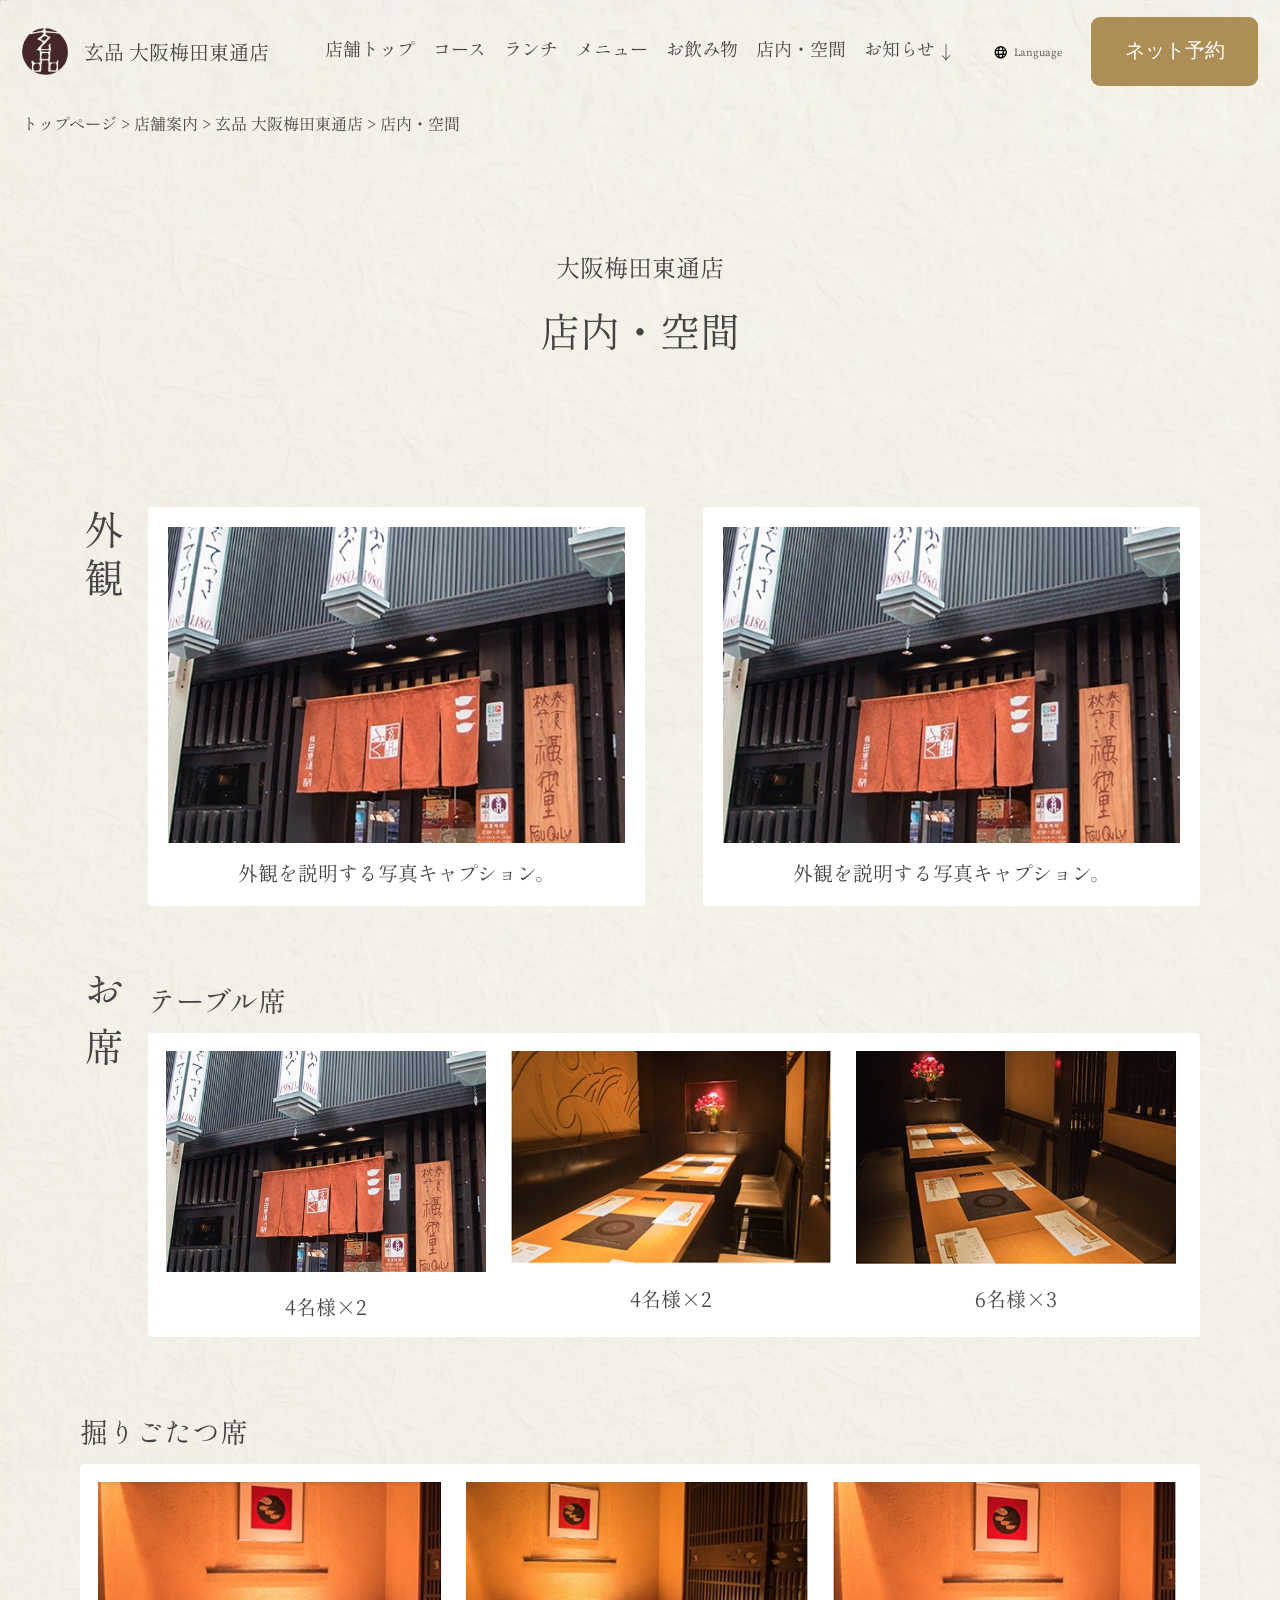
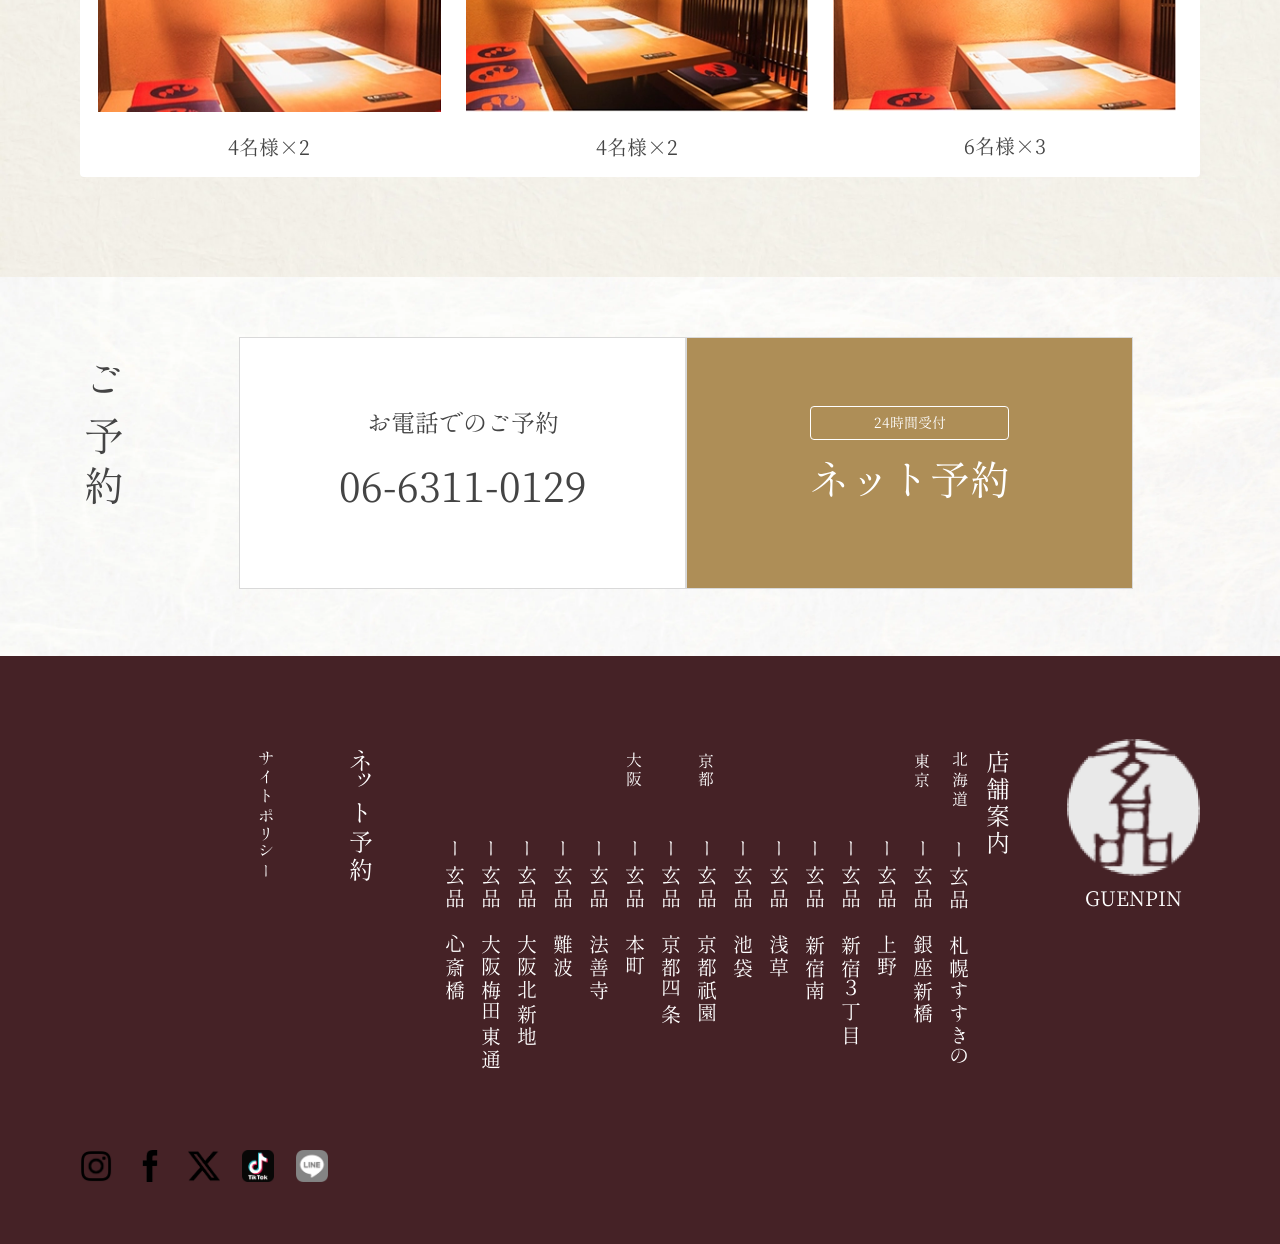
<file: interior-spaces.html>
<!DOCTYPE html>
<html lang="ja">
<head>
    <meta charset="UTF-8">
    <meta name="viewport" content="width=device-width, initial-scale=1.0">
    <title>Guenpin</title>
    <link rel="stylesheet" href="/assets/css/base.css">
    <link rel="stylesheet" href="/assets/css/header.css">
    <link rel="stylesheet" href="/assets/css/interior-spaces.css">
</head>
<body>
      <header class="header container">
        <div class="boxed-width flx-row">
        <!-- Logo here  -->
       <a href="/index.html"  class="logo flx-row">  
        <figure>
            <img src="/assets/media/logo.png" alt="Logo image">
            <figcaption>Logo image dark background</figcaption>
        </figure>
        <span class="h1">玄品 大阪梅田東通店</span>
        </a>

        <!-- Header nav links -->
        <menu class="header-nav">
            <nav>
                <li><a href="/store.html">店舗トップ </a></li>
                <li><a href="/courses.html">コース</a></li>
                <li><a href="/lunch.html">ランチ</a></li>
                <li><a href="/menus.html">メニュー</a></li>
                <li><a href="/drinks.html">お飲み物</a></li>
                <li><a href="/interior-spaces.html">店内・空間</a></li>
                <li><a href="/announcements.html">お知らせ</a><span>&darr;</span> <a  href="/announcements-details.html">お知らせ詳細</a></li>
                <!-- <li><a href="/store.html">店舗トップ </a> <span>&darr;</span> <a  href="/announcements-details.html">お知らせ詳細</a></li> -->
            </nav>
        </menu>

        <!-- site language toggle -->
        <div class="language-toggle flx-row">
            <figure><img src="/assets/media/world-globe-icon.png" alt="World globe icon">
            <figcaption>World Globe image</figcaption>
            </figure>
            <span>Language</span>
        </div>

        <!-- button -->
        <button class="header-cta-button btn-cta"><a href="">ネット予約</a></button>

        <!-- Hamburger menu  -->
        <figure class="hamburger-nav-icon">
                <svg xmlns="http://www.w3.org/2000/svg" width="25" height="25" fill="#000000" viewBox="0 0 256 256"><path d="M224,128a8,8,0,0,1-8,8H40a8,8,0,0,1,0-16H216A8,8,0,0,1,224,128ZM40,72H216a8,8,0,0,0,0-16H40a8,8,0,0,0,0,16ZM216,184H40a8,8,0,0,0,0,16H216a8,8,0,0,0,0-16Z"></path></svg>

            <figcaption>Hamburger menu icon</figcaption>
        </figure>
        </div>


        <div class="boxed-width breadcrumbs-text">
            <span class="breacrumbs">トップページ > 店舗案内 > 玄品 大阪梅田東通店 > 店内・空間</span>
        </div>

        <!-- Mobile menu starts -->
        <div class="mobile-menu is-hidden">
            <div class="menu-wrapper">
                <div class="col-1 flx-col">
                    <svg width="23" height="23" viewBox="0 0 23 23" fill="none" xmlns="http://www.w3.org/2000/svg"><line y1="-1" x2="29.2077" y2="-1" transform="matrix(0.695022 -0.718988 0.417733 0.90857 0.835938 22.8276)" stroke="#323232" stroke-width="2"/><line y1="-1" x2="29.6985" y2="-1" transform="matrix(0.707107 0.707107 -0.406138 0.913812 0.835938 1.82764)" stroke="#323232" stroke-width="2"/></svg>

                    <div class="logo flx-row">
                        <figure>
                            <img src="/assets/media/logo.png" alt="Logo image">
                            <figcaption>Logo image dark background</figcaption>
                        </figure>

                        <span class="h1">玄品 大阪梅田東通店</span>
                    </div>
                </div>
                <menu class="col-2 nav">
                    <nav class="flx-col">
                        <li><a href="/store.html">店舗トップ</a></li>
                <li><a href="/courses.html">コース</a></li>
                <li><a href="/lunch.html">ランチ</a></li>
                <li><a href="/menus.html">メニュー</a></li>
                <li><a href="/drinks.html">お飲み物</a></li>
                <li><a href="/interior-spaces.html">店内・空間</a></li>
                <li><a href="/announcements.html">お知らせ</a></li>
                <li><a href="/announcements-details.html">お知らせ詳細</a></li>
                        <div class="language-toggle flx-row">
                            <figure><img src="/assets/media/world-globe-icon.png" alt="World globe icon">
                                <figcaption>World Globe image</figcaption>
                            </figure>
                            <span>Language</span>
                        </div>
                    </nav>
                </menu>
                <div class="btn-cta-wrapper">
                    <div class="above-footer-cta flx-col">
                        <button class="btn-light phone flx-row"><a href="tel:06-6311-0129"><span>お電話でのご予約</span><span> 06-6311-0129</span></a></button>
                        <button class="btn-light reception flx-row"><a href=""><span>24時間受付</span><span>ネット予約</span></a></button>
                    </div>
                </div>
            </div>
        </div>

        <!-- Mobile menu ends here  -->
    </header>

<!-- -------------------------Header ends here-------------------------------  -->

<section class="intro container">
    <div class="boxed-width flx-col">

        <div class="page-details flx-col">
            <h1 class="store-name">大阪梅田東通店</h1>
            <h3 class="ware">店内・空間</h3>
        </div>

        <!-- <div class="tabs-wrapper">
            <ul class="">
                <li class="btn-light">とらふぐ</li>
                <li class="btn-light">かに</li>
                <li class="btn-light">鰻重・ふぐMIX</li>
                <li class="btn-light">期間限定コース</li>
                <li class="btn-light">焼きふぐ</li>
                <li class="btn-light">鰻重・ふぐMIX</li>
                <li class="btn-light">期間限定コース</li>
                <li class="btn-light">焼きふぐ</li>
            </ul>
        </div> -->
    </div>
</section> 


<section class="spaces container">
    <div class="boxed-width flx-col">

          <!-- space column start -->
    <div class="space flx-row">
        <div class="heading">
            <h1 class="vertical">外観</h1>
        </div>

        <div class="spaces-wrapper col-2 flx-col">
            <!-- <div class="spaces-name">
                <h2>健康系</h2>
            </div> -->

            <div class="space-gallery flx-row">
                <figure class="flx-col">
                    <img src="/assets/media/interior-1.webp" alt="">
                    <figcaption> 外観を説明する写真キャプション。</figcaption>

                    <h4>外観を説明する写真キャプション。</h4>
                </figure>

                 <figure class="flx-col">
                    <img src="/assets/media/interior-1.webp" alt="">
                    <figcaption>外観を説明する写真キャプション。</figcaption>

                    <h4>外観を説明する写真キャプション。</h4>
                </figure>
            </div>
        </div>
    </div>
    <!-- space column end -->


    <div class="space flx-row">
        <div class="heading">
            <h1 class="vertical">お席</h1>
        </div>

        <div class="spaces-wrapper col-2 flx-col">
            <div class="spaces-name">
                <h2>テーブル席</h2>
            </div>

            <div class="space-gallery grid-col-3">
                <figure class="flx-col">
                    <img src="/assets/media/interior-1.webp" alt="">
                    <figcaption> 外観を説明する写真キャプション。</figcaption>

                    <h4>4名様×2</h4>
                </figure>

                 <figure class="flx-col">
                    <img src="/assets/media/interior-6.webp" alt="">
                    <figcaption>外観を説明する写真キャプション。</figcaption>

                    <h4>4名様×2</h4>
                </figure>

                <figure class="flx-col">
                    <img src="/assets/media/interior-5.webp" alt="">
                    <figcaption>外観を説明する写真キャプション。</figcaption>

                    <h4>6名様×3</h4>
                </figure>
            </div>
        </div>
    </div>
    <!-- space column end -->

     <div class="space flx-row">
        <!-- <div class="heading">
            <h1 class="vertical">鰻</h1>
        </div> -->

        <div class="spaces-wrapper col-2 flx-col">
            <div class="spaces-name">
                <h2>掘りごたつ席</h2>
            </div>

            <div class="space-gallery grid-col-3">
                <figure class="flx-col">
                    <img src="/assets/media/interior-4.webp" alt="">
                    <figcaption> 外観を説明する写真キャプション。</figcaption>

                    <h4>4名様×2</h4>
                </figure>

                 <figure class="flx-col">
                    <img src="/assets/media/interior-3.webp" alt="">
                    <figcaption>外観を説明する写真キャプション。</figcaption>

                    <h4>4名様×2</h4>
                </figure>

                <figure class="flx-col">
                    <img src="/assets/media/interior-2.webp" alt="">
                    <figcaption>外観を説明する写真キャプション。</figcaption>

                    <h4>6名様×3</h4>
                </figure>
            </div>
        </div>
    </div>
    <!-- space column end -->
    </div>
</section> 
<section class="reservations container">
    <div class="boxed-width flx-row">
        <h1 class="vertical heading">ご予約</h1>

        <div class="reservation-cards flx-row">

            <div class="card flx-col">
                <h3>お電話でのご予約</h3>
                <span class="h1"><a href="tel:06-6311-0129">06-6311-0129</a></span>
            </div>

             <div class="card flx-col">
                <h3>24時間受付</h3>
                <span class="h1">ネット予約</span>
            </div>
        </div>

        <div class="above-footer-cta flx-col">
                <button class="btn-light phone flx-row"><a href="tel:06-6311-0129"><span>お電話でのご予約</span><span> 06-6311-0129</span></a></button>
                <button class="btn-light reception flx-row"><a href=""><span>24時間受付</span><span>ネット予約</span></a></button>
        </div>
    </div>
</section> 
<footer class="container flx-col">
    <div class="wrapper boxed-width">
        <div class="col-1 flx-row">
            <menu class="footer-nav-links">
                <nav class="nav-container">
                    <ul>
                        <a href="" >店舗案内</a>
                        <a href="" >北海道</a>
                    </ul>
                     <ul>
                        <a href="" >ー玄品　札幌すすきの</a>
                    </ul>
                </nav>

                <nav class="nav-container">
                    <ul>
                        <a href="" >東京</a>
                    </ul>
                     <ul>
                        <a href="" >ー玄品　銀座新橋</a>
                        <a href="" >ー玄品　上野</a>
                        <a href="" >ー玄品　新宿３丁目</a>
                        <a href="" >ー玄品　新宿南</a>
                        <a href="" >ー玄品　浅草</a>
                        <a href="" >ー玄品　池袋</a>
                    </ul>
                </nav>

                <!-- <nav class="nav-container">
                    <ul>
                        <a href="" >東京</a>
                    </ul>
                     <ul>
                        <a href="" >ー玄品　銀座新橋</a>
                        <a href="" >ー玄品　上野</a>
                        <a href="" >ー玄品　新宿３丁目</a>
                        <a href="" >ー玄品　新宿南</a>
                        <a href="" >ー玄品　浅草</a>
                        <a href="" >ー玄品　池袋</a>
                    </ul>
                </nav> -->

                <nav class="nav-container">
                    <ul>
                        <a href="" >京都</a>
                    </ul>
                     <ul>
                        <a href="" >ー玄品　京都祇園</a>
                        <a href="" >ー玄品　京都四条</a>
                    </ul>
                </nav>

                <nav class="nav-container">
                    <ul>
                        <a href="" >大阪</a>
                    </ul>
                     <ul>
                        <a href="" >ー玄品　本町</a>
                        <a href="" >ー玄品　法善寺</a>
                        <a href="" >ー玄品　難波</a>
                        <a href="" >ー玄品　大阪北新地</a>
                        <a href="" >ー玄品　大阪梅田東通</a>
                        <a href="" >ー玄品　心斎橋</a>
                    </ul>
                </nav>

                <nav class="nav-container">
                    <ul>
                        <a href="" >ネット予約</a>
                    </ul>
                     <ul>
                        
                    </ul>
                </nav>

                <nav class="nav-container">
                    <ul>
                        <a href="" >サイトポリシー</a>
                    </ul>
                     <ul>
                        
                    </ul>
                </nav>
            </menu>

            <figure class="logo-footer flx-col">
                <a href="/index.html">
                <img src="/assets/media/logo-light.png" alt="">
                </a>
                <a href="/index.html"><h4>GUENPIN</h4></a>
                <figcaption></figcaption>
            </figure>
        </div>


        <div class="col-2">
            <div class="icons-list flx-row">
                <figure>
                    <a href="">
                    <img src="/assets/media/instagram.png" alt="">
                    <figcaption>Instagram logo</figcaption>
                    </a>
                </figure>

                <figure>
                    <a href="">
                    <img src="/assets/media/facebook.png" alt="">
                    <figcaption>Instagram logo</figcaption>
                    </a>
                </figure>

                <figure>
                    <a href="">
                    <img src="/assets/media/twitter.png" alt="">
                    <figcaption>Instagram logo</figcaption>
                    </a>
                </figure>

                <figure>
                    <a href="">
                    <img src="/assets/media/tiktok.png" alt="">
                    <figcaption>Instagram logo</figcaption>
                    </a>
                </figure>

                <figure>
                    <a href="">
                    <img src="/assets/media/line.png" alt="">
                    <figcaption>Instagram logo</figcaption>
                    </a>
                </figure>
            </div>
        </div>


    </div>
</footer>
<!-- <div class="smart-nav">
    <span class="edge">move to edge</span>
    <a href="/index.html">Home</a>
    <a href="/store.html">Store</a>
    <a href="/menus.html">Store Details</a>
    <a href="/lunch.html">Lunch</a>
    <a href="/interior-spaces.html">interiors spaces</a>
    <a href="/courses.html">Courses</a>
    <a href="/campaign-preview.html">Campaign</a>
    <a href="/drinks.html">beverages</a>
    <a href="/announcements.html">announcements</a>
</div> -->
<script src="/assets/js/script.js"></script>
</body>
</html>
</file>
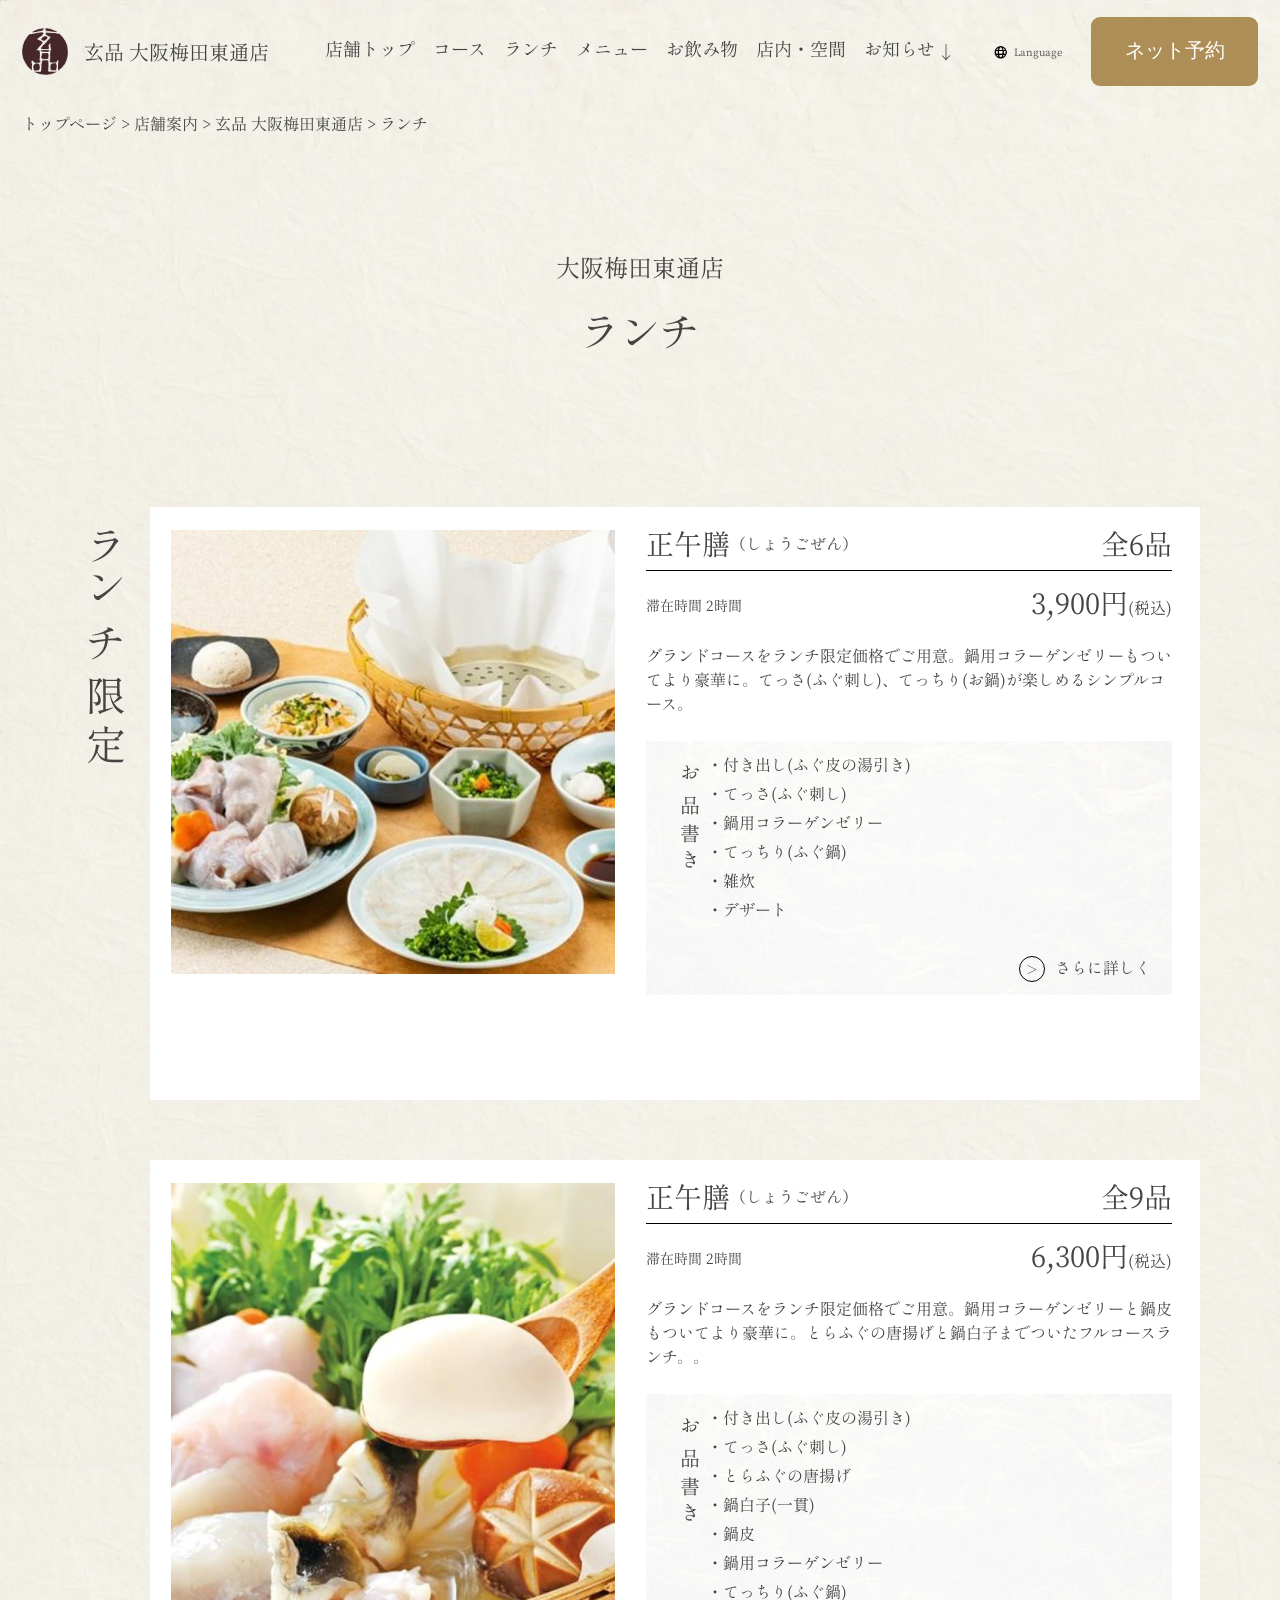
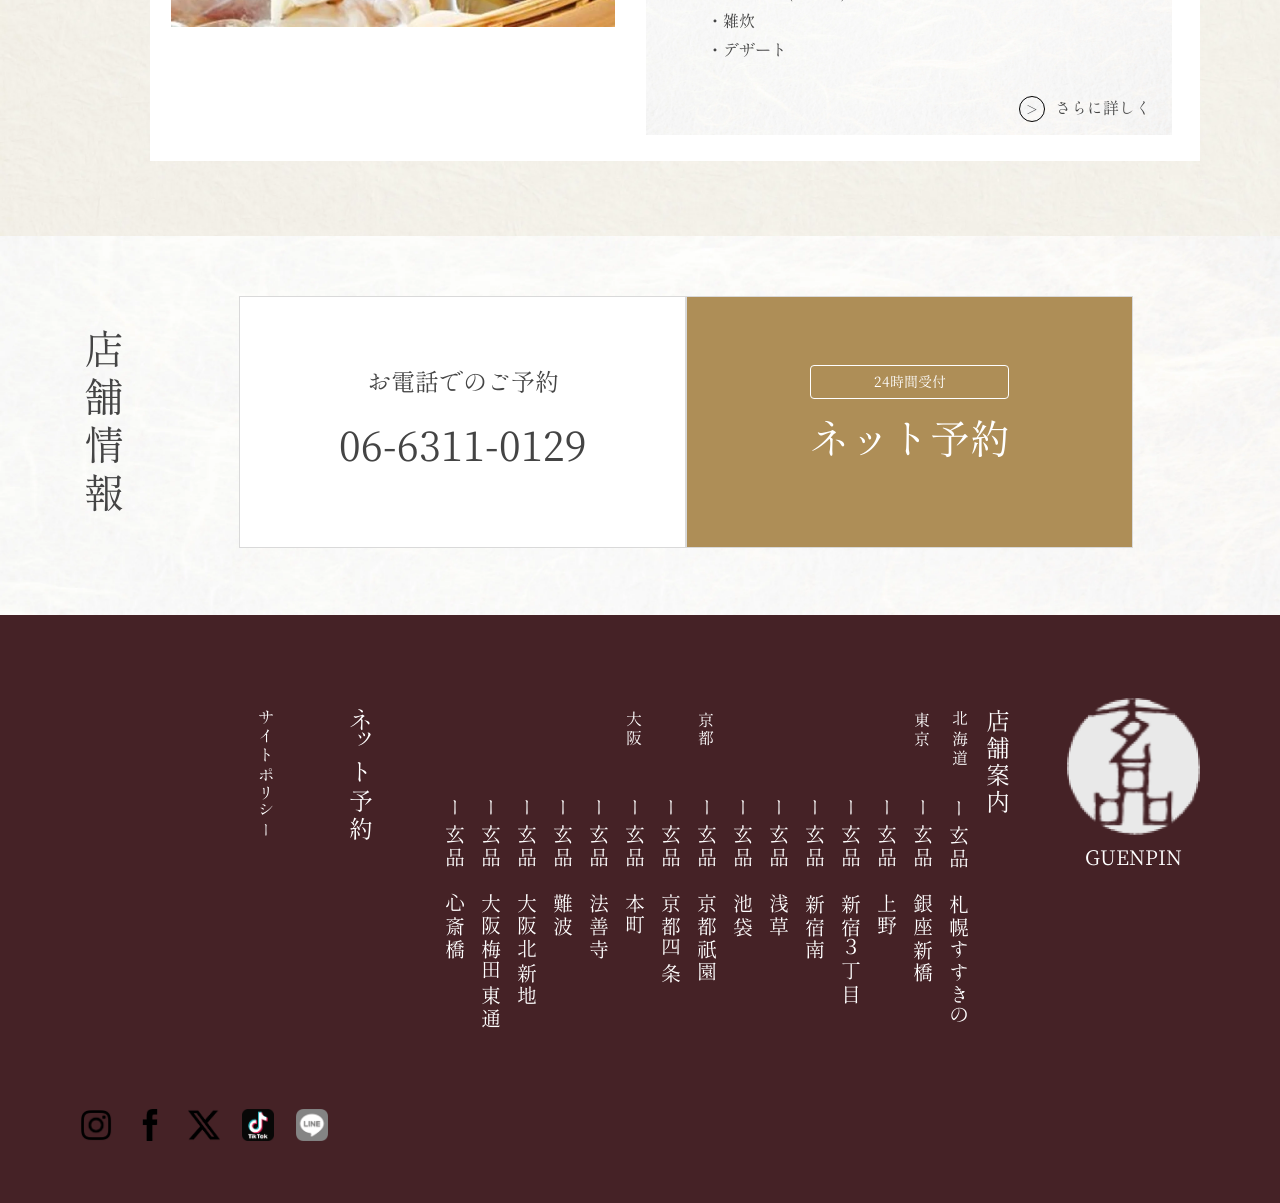
<file: lunch.html>
<!DOCTYPE html>
<html lang="ja">
<head>
    <meta charset="UTF-8">
    <meta name="viewport" content="width=device-width, initial-scale=1.0">
    <title>Guenpin</title>
    <link rel="stylesheet" href="/assets/css/base.css">
    <link rel="stylesheet" href="/assets/css/header.css">
    <link rel="stylesheet" href="/assets/css/courses.css">
</head>
<body>
      <header class="header container">
        <div class="boxed-width flx-row">
        <!-- Logo here  -->
        <a href="/index.html"  class="logo flx-row">  
        <figure>
            <img src="/assets/media/logo.png" alt="Logo image">
            <figcaption>Logo image dark background</figcaption>
        </figure>
        <span class="h1">玄品 大阪梅田東通店</span>
        </a>

        <!-- Header nav links -->
        <menu class="header-nav">
            <nav>
                <li><a href="/store.html">店舗トップ </a></li>
                <li><a href="/courses.html">コース</a></li>
                <li><a href="/lunch.html">ランチ</a></li>
                <li><a href="/menus.html">メニュー</a></li>
                <li><a href="/drinks.html">お飲み物</a></li>
                <li><a href="/interior-spaces.html">店内・空間</a></li>
                <li><a href="/announcements.html">お知らせ</a><span>&darr;</span> <a  href="/announcements-details.html">お知らせ詳細</a></li>
                <!-- <li><a href="/store.html">店舗トップ </a> <span>&darr;</span> <a  href="/announcements-details.html">お知らせ詳細</a></li> -->
            </nav>
        </menu>

        <!-- site language toggle -->
        <div class="language-toggle flx-row">
            <figure><img src="/assets/media/world-globe-icon.png" alt="World globe icon">
            <figcaption>World Globe image</figcaption>
            </figure>
            <span>Language</span>
        </div>

        <!-- button -->
        <button class="header-cta-button btn-cta"><a href="">ネット予約</a></button>

        <!-- Hamburger menu  -->
        <figure class="hamburger-nav-icon">
                <svg xmlns="http://www.w3.org/2000/svg" width="25" height="25" fill="#000000" viewBox="0 0 256 256"><path d="M224,128a8,8,0,0,1-8,8H40a8,8,0,0,1,0-16H216A8,8,0,0,1,224,128ZM40,72H216a8,8,0,0,0,0-16H40a8,8,0,0,0,0,16ZM216,184H40a8,8,0,0,0,0,16H216a8,8,0,0,0,0-16Z"></path></svg>

            <figcaption>Hamburger menu icon</figcaption>
        </figure>
        </div>


        <div class="boxed-width breadcrumbs-text">
            <span class="breacrumbs">トップページ > 店舗案内 > 玄品 大阪梅田東通店 > ランチ</span>
        </div>

        <!-- Mobile menu starts -->
        <div class="mobile-menu is-hidden">
            <div class="menu-wrapper">
                <div class="col-1 flx-col">
                    <svg width="23" height="23" viewBox="0 0 23 23" fill="none" xmlns="http://www.w3.org/2000/svg"><line y1="-1" x2="29.2077" y2="-1" transform="matrix(0.695022 -0.718988 0.417733 0.90857 0.835938 22.8276)" stroke="#323232" stroke-width="2"/><line y1="-1" x2="29.6985" y2="-1" transform="matrix(0.707107 0.707107 -0.406138 0.913812 0.835938 1.82764)" stroke="#323232" stroke-width="2"/></svg>

                    <div class="logo flx-row">
                        <figure>
                            <img src="/assets/media/logo.png" alt="Logo image">
                            <figcaption>Logo image dark background</figcaption>
                        </figure>

                        <span class="h1">玄品 大阪梅田東通店</span>
                    </div>
                </div>
                <menu class="col-2 nav">
                    <nav class="flx-col">
                        <li><a href="/store.html">店舗トップ</a></li>
                <li><a href="/courses.html">コース</a></li>
                <li><a href="/lunch.html">ランチ</a></li>
                <li><a href="/menus.html">メニュー</a></li>
                <li><a href="/drinks.html">お飲み物</a></li>
                <li><a href="/interior-spaces.html">店内・空間</a></li>
                <li><a href="/announcements.html">お知らせ</a></li>
                <li><a href="/announcements-details.html">お知らせ詳細</a></li>
                        <div class="language-toggle flx-row">
                            <figure><img src="/assets/media/world-globe-icon.png" alt="World globe icon">
                                <figcaption>World Globe image</figcaption>
                            </figure>
                            <span>Language</span>
                        </div>
                    </nav>
                </menu>
                <div class="btn-cta-wrapper">
                    <div class="above-footer-cta flx-col">
                        <button class="btn-light phone flx-row"><a href="tel:06-6311-0129"><span>お電話でのご予約</span><span> 06-6311-0129</span></a></button>
                        <button class="btn-light reception flx-row"><a href=""><span>24時間受付</span><span>ネット予約</span></a></button>
                    </div>
                </div>
            </div>
        </div>

        <!-- Mobile menu ends here  -->
    </header>

<!-- -------------------------Header ends here-------------------------------  -->


<section class="intro container">
    <div class="boxed-width flx-col">

        <div class="page-details flx-col">
            <h1 class="store-name">大阪梅田東通店</h1>
            <h3 class="ware">ランチ</h3>
        </div>

        <!-- <div class="tabs-wrapper">
            <ul class="">
                <li class="btn-light">とらふぐ</li>
                <li class="btn-light">かに</li>
                <li class="btn-light">鰻重・ふぐMIX</li>
                <li class="btn-light">期間限定コース</li>
                <li class="btn-light">焼きふぐ</li>
                <li class="btn-light">鰻重・ふぐMIX</li>
                <li class="btn-light">期間限定コース</li>
                <li class="btn-light">焼きふぐ</li>
            </ul>
        </div> -->
    </div>
</section> 



<section class="courses container">
    <div class="boxed-width flx-row">

        <div class="heading">
            <h1 class="vertical">ランチ限定</h1>
        </div>

        <div class="courses-wrapper flx-col">

            <!-- <div class="course-meal-name">
                <h2>最高級天然とらふぐコース</h2>
            </div> -->

            <!-- Course start here  -->
            <div class="course flx-row">

                <figure>
                    <img src="/assets/media/meal-20.webp" alt="">
                    <figcaption></figcaption>
                </figure>

                <div class="details">
                    <div class="name">
                        <h2>正午膳<small class="sm xm">（しょうごぜん）</small></h2>
                        <span>全6品</span>
                    </div>
                    <div class="durationxprice flx-row">
                        <span><small class="xs">滞在時間 2時間</small></span>
                        <span class="h2">3,900円<small class="sm">(税込)</small></span>
                    </div>
                    <div class="desc">
                        <p>グランドコースをランチ限定価格でご用意。鍋用コラーゲンゼリーもついてより豪華に。てっさ(ふぐ刺し)、てっちり(お鍋)が楽しめるシンプルコース。</p>
                    </div>
                    <div class="menu-details flx-row">
                        <h4 class="heading vertical">お品書き</h4>
                        <div class="menu-dishes">
                            <p class="dishes">
                                ・付き出し(ふぐ皮の湯引き)<br>
                                ・てっさ(ふぐ刺し)<br>
                                ・鍋用コラーゲンゼリー<br>
                                ・てっちり(ふぐ鍋)<br>
                                ・雑炊　<br>
                                ・デザート<br>
                            </p>
                            <div class="more-details">
                            <p class="dishes">
                                ★焼きふぐタレをお選びいただけます<br>
                                【ポン酢】【もろみ醤油】【塩にんにく】<br><br>
                                
                                ※+2,200円(税込)で飲み放題2時間制（30分前ラストオーダー）が追加可能！<br>
                                ≪☆季節限定☆飲み放題に【生ビール】登場♪≫通常、瓶ビールですが、期間限定で【神泡】生ビールをご提供致します♪<br><br>
                                
                                【注意事項】<br>
                                ※フェア開催時・混雑時は2時間のお席となります※株主優待券利用可<br>
                                ※スムーズな料理提供のため、事前のご予約をお勧めいたします<br><br>
                                
                                【株主優待券ご利用について】<br>
                                各種フェア、クーポン類・割引券・優待券など他の全ての特典と併用できません。
                            </p>
                            </div>
                            <span class="nav-text"><span>＞</span>さらに詳しく</span>
                        </div>
                    </div>

                </div>
            </div>
            <!-- Course ends here  -->


            <!-- Course start here  -->
            <div class="course flx-row">

                <figure>
                    <img src="/assets/media/meal-21.webp" alt="">
                    <figcaption></figcaption>
                </figure>

                <div class="details">
                    <div class="name">
                        <h2>正午膳<small class="sm xm">（しょうごぜん）</small></h2>
                        <span>全9品</span>
                    </div>
                    <div class="durationxprice flx-row">
                        <span><small class="xs">滞在時間 2時間</small></span>
                        <span class="h2">6,300円<small class="sm">(税込)</small></span>
                    </div>
                    <div class="desc">
                        <p>グランドコースをランチ限定価格でご用意。鍋用コラーゲンゼリーと鍋皮もついてより豪華に。とらふぐの唐揚げと鍋白子までついたフルコースランチ。。</p>
                    </div>
                    <div class="menu-details flx-row">
                        <h4 class="heading vertical">お品書き</h4>
                        <div class="menu-dishes">
                            <p class="dishes">
                                ・付き出し(ふぐ皮の湯引き)<br>
                                ・てっさ(ふぐ刺し)<br>
                                ・とらふぐの唐揚げ<br>
                                ・鍋白子(一貫)<br>
                                ・鍋皮<br>
                                ・鍋用コラーゲンゼリー<br>
                                ・てっちり(ふぐ鍋)<br>
                                ・雑炊　<br>
                                ・デザート<br>
                            </p>
                            <div class="more-details">
                            <p class="dishes">
                                ★焼きふぐタレをお選びいただけます<br>
                                【ポン酢】【もろみ醤油】【塩にんにく】<br><br>
                                
                                ※+2,200円(税込)で飲み放題2時間制（30分前ラストオーダー）が追加可能！<br>
                                ≪☆季節限定☆飲み放題に【生ビール】登場♪≫通常、瓶ビールですが、期間限定で【神泡】生ビールをご提供致します♪<br><br>
                                
                                【注意事項】<br>
                                ※フェア開催時・混雑時は2時間のお席となります※株主優待券利用可<br>
                                ※スムーズな料理提供のため、事前のご予約をお勧めいたします<br><br>
                                
                                【株主優待券ご利用について】<br>
                                各種フェア、クーポン類・割引券・優待券など他の全ての特典と併用できません。
                            </p>
                            </div>
                            <span class="nav-text"><span>＞</span>さらに詳しく</span>
                        </div>
                    </div>

                </div>
            </div>
            <!-- Course ends here  -->

        </div>
    </div>
</section>

<section class="reservations container">
    <div class="boxed-width flx-row">
        <h1 class="vertical heading">店舗情報</h1>

        <div class="reservation-cards flx-row">

            <div class="card flx-col">
                <h3>お電話でのご予約</h3>
                <span class="h1"><a href="tel:06-6311-0129">06-6311-0129</a></span>
            </div>

             <div class="card flx-col">
                <h3>24時間受付</h3>
                <span class="h1">ネット予約</span>
            </div>
        </div>

        <div class="above-footer-cta flx-col">
                <button class="btn-light phone flx-row"><a href="tel:06-6311-0129"><span>お電話でのご予約</span><span> 06-6311-0129</span></a></button>
                <button class="btn-light reception flx-row"><a href=""><span>24時間受付</span><span>ネット予約</span></a></button>
        </div>
    </div>
</section> 

<footer class="container flx-col">
    <div class="wrapper boxed-width">
        <div class="col-1 flx-row">
            <menu class="footer-nav-links">
                <nav class="nav-container">
                    <ul>
                        <a href="" >店舗案内</a>
                        <a href="" >北海道</a>
                    </ul>
                     <ul>
                        <a href="" >ー玄品　札幌すすきの</a>
                    </ul>
                </nav>

                <nav class="nav-container">
                    <ul>
                        <a href="" >東京</a>
                    </ul>
                     <ul>
                        <a href="" >ー玄品　銀座新橋</a>
                        <a href="" >ー玄品　上野</a>
                        <a href="" >ー玄品　新宿３丁目</a>
                        <a href="" >ー玄品　新宿南</a>
                        <a href="" >ー玄品　浅草</a>
                        <a href="" >ー玄品　池袋</a>
                    </ul>
                </nav>

                <!-- <nav class="nav-container">
                    <ul>
                        <a href="" >東京</a>
                    </ul>
                     <ul>
                        <a href="" >ー玄品　銀座新橋</a>
                        <a href="" >ー玄品　上野</a>
                        <a href="" >ー玄品　新宿３丁目</a>
                        <a href="" >ー玄品　新宿南</a>
                        <a href="" >ー玄品　浅草</a>
                        <a href="" >ー玄品　池袋</a>
                    </ul>
                </nav> -->

                <nav class="nav-container">
                    <ul>
                        <a href="" >京都</a>
                    </ul>
                     <ul>
                        <a href="" >ー玄品　京都祇園</a>
                        <a href="" >ー玄品　京都四条</a>
                    </ul>
                </nav>

                <nav class="nav-container">
                    <ul>
                        <a href="" >大阪</a>
                    </ul>
                     <ul>
                        <a href="" >ー玄品　本町</a>
                        <a href="" >ー玄品　法善寺</a>
                        <a href="" >ー玄品　難波</a>
                        <a href="" >ー玄品　大阪北新地</a>
                        <a href="" >ー玄品　大阪梅田東通</a>
                        <a href="" >ー玄品　心斎橋</a>
                    </ul>
                </nav>

                <nav class="nav-container">
                    <ul>
                        <a href="" >ネット予約</a>
                    </ul>
                     <ul>
                        
                    </ul>
                </nav>

                <nav class="nav-container">
                    <ul>
                        <a href="" >サイトポリシー</a>
                    </ul>
                     <ul>
                        
                    </ul>
                </nav>
            </menu>

            <figure class="logo-footer flx-col">
                <a href="/index.html">
                <img src="/assets/media/logo-light.png" alt="">
                </a>
                <a href="/index.html"><h4>GUENPIN</h4></a>
                <figcaption></figcaption>
            </figure>
        </div>


        <div class="col-2">
            <div class="icons-list flx-row">
                <figure>
                    <a href="">
                    <img src="/assets/media/instagram.png" alt="">
                    <figcaption>Instagram logo</figcaption>
                    </a>
                </figure>

                <figure>
                    <a href="">
                    <img src="/assets/media/facebook.png" alt="">
                    <figcaption>Instagram logo</figcaption>
                    </a>
                </figure>

                <figure>
                    <a href="">
                    <img src="/assets/media/twitter.png" alt="">
                    <figcaption>Instagram logo</figcaption>
                    </a>
                </figure>

                <figure>
                    <a href="">
                    <img src="/assets/media/tiktok.png" alt="">
                    <figcaption>Instagram logo</figcaption>
                    </a>
                </figure>

                <figure>
                    <a href="">
                    <img src="/assets/media/line.png" alt="">
                    <figcaption>Instagram logo</figcaption>
                    </a>
                </figure>
            </div>
        </div>


    </div>
</footer>
<!-- <div class="smart-nav">
    <span class="edge">move to edge</span>
    <a href="/index.html">Home</a>
    <a href="/store.html">Store</a>
    <a href="/menus.html">Store Details</a>
    <a href="/lunch.html">Lunch</a>
    <a href="/interior-spaces.html">interiors spaces</a>
    <a href="/courses.html">Courses</a>
    <a href="/campaign-preview.html">Campaign</a>
    <a href="/beverages.html">beverages</a>
    <a href="/announcements.html">announcements</a>
</div> -->
<script src="/assets/js/script.js"></script>
</body>
</html>
</file>
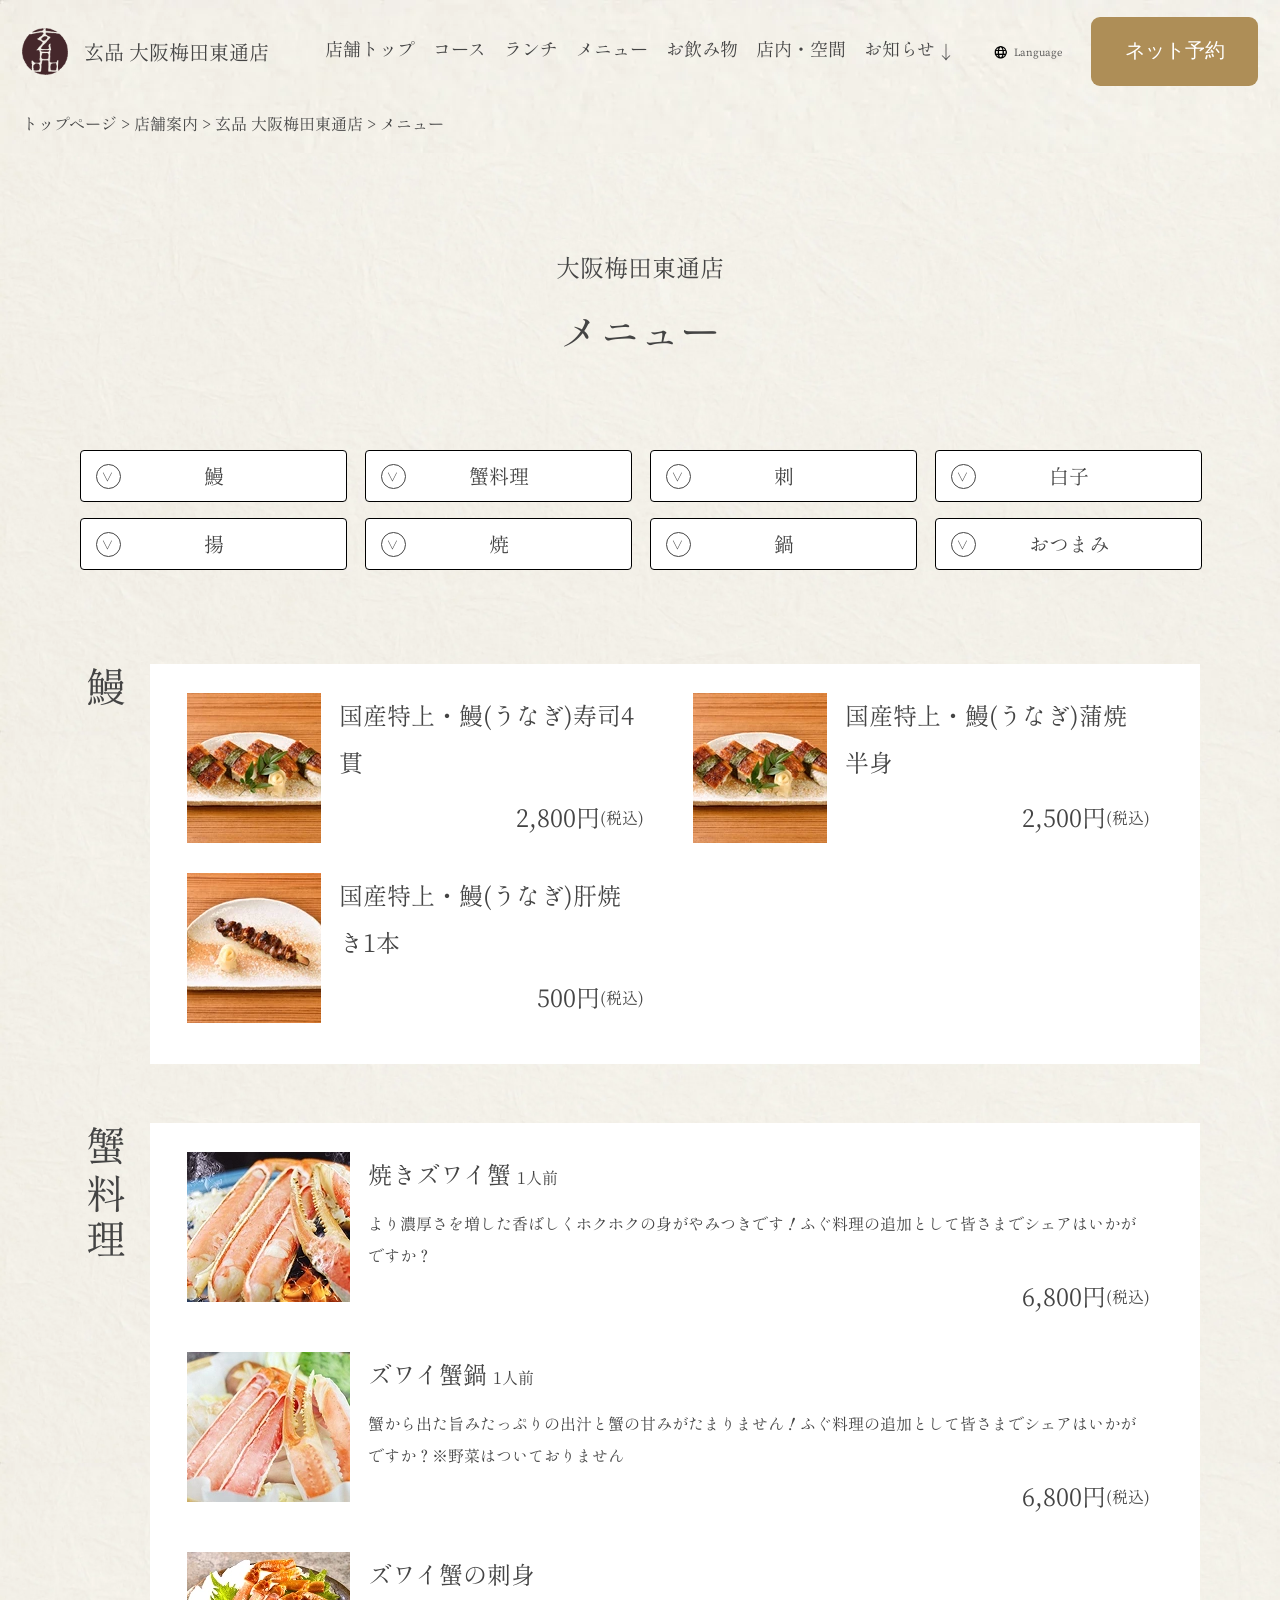
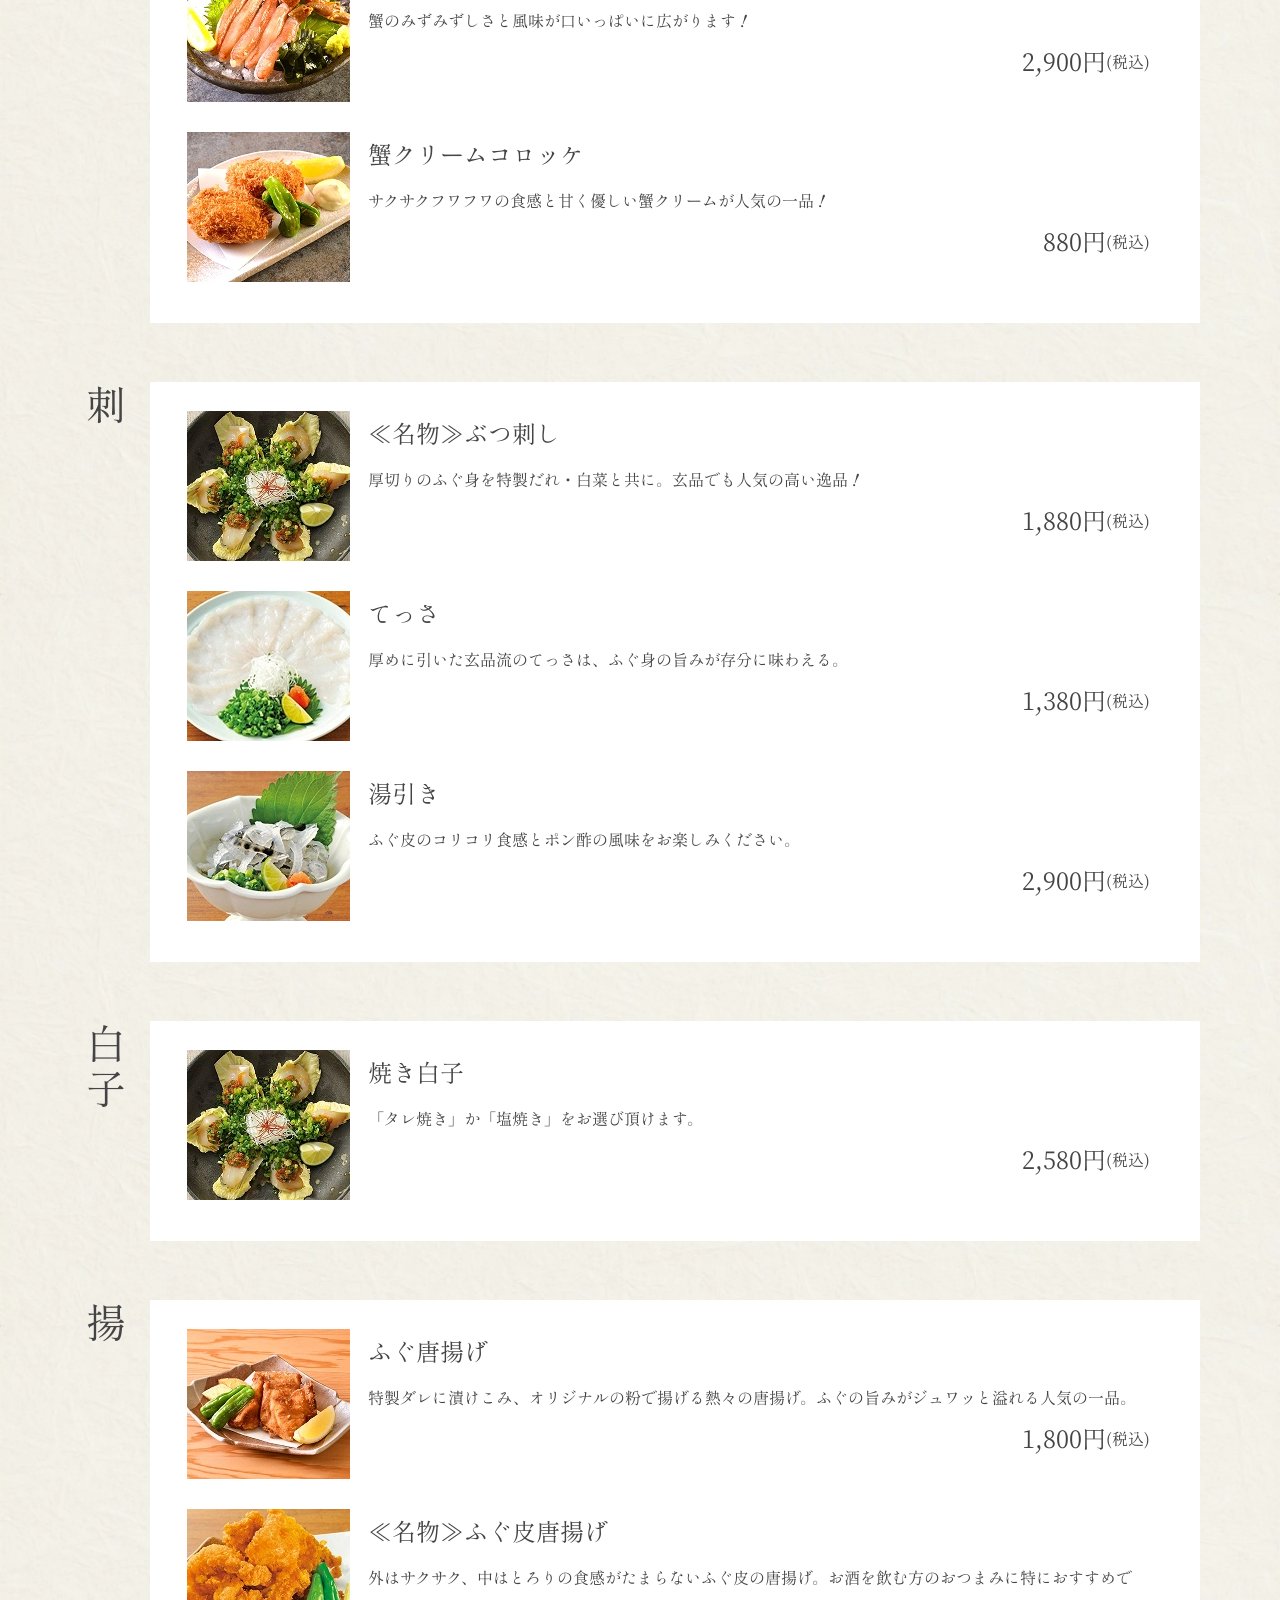
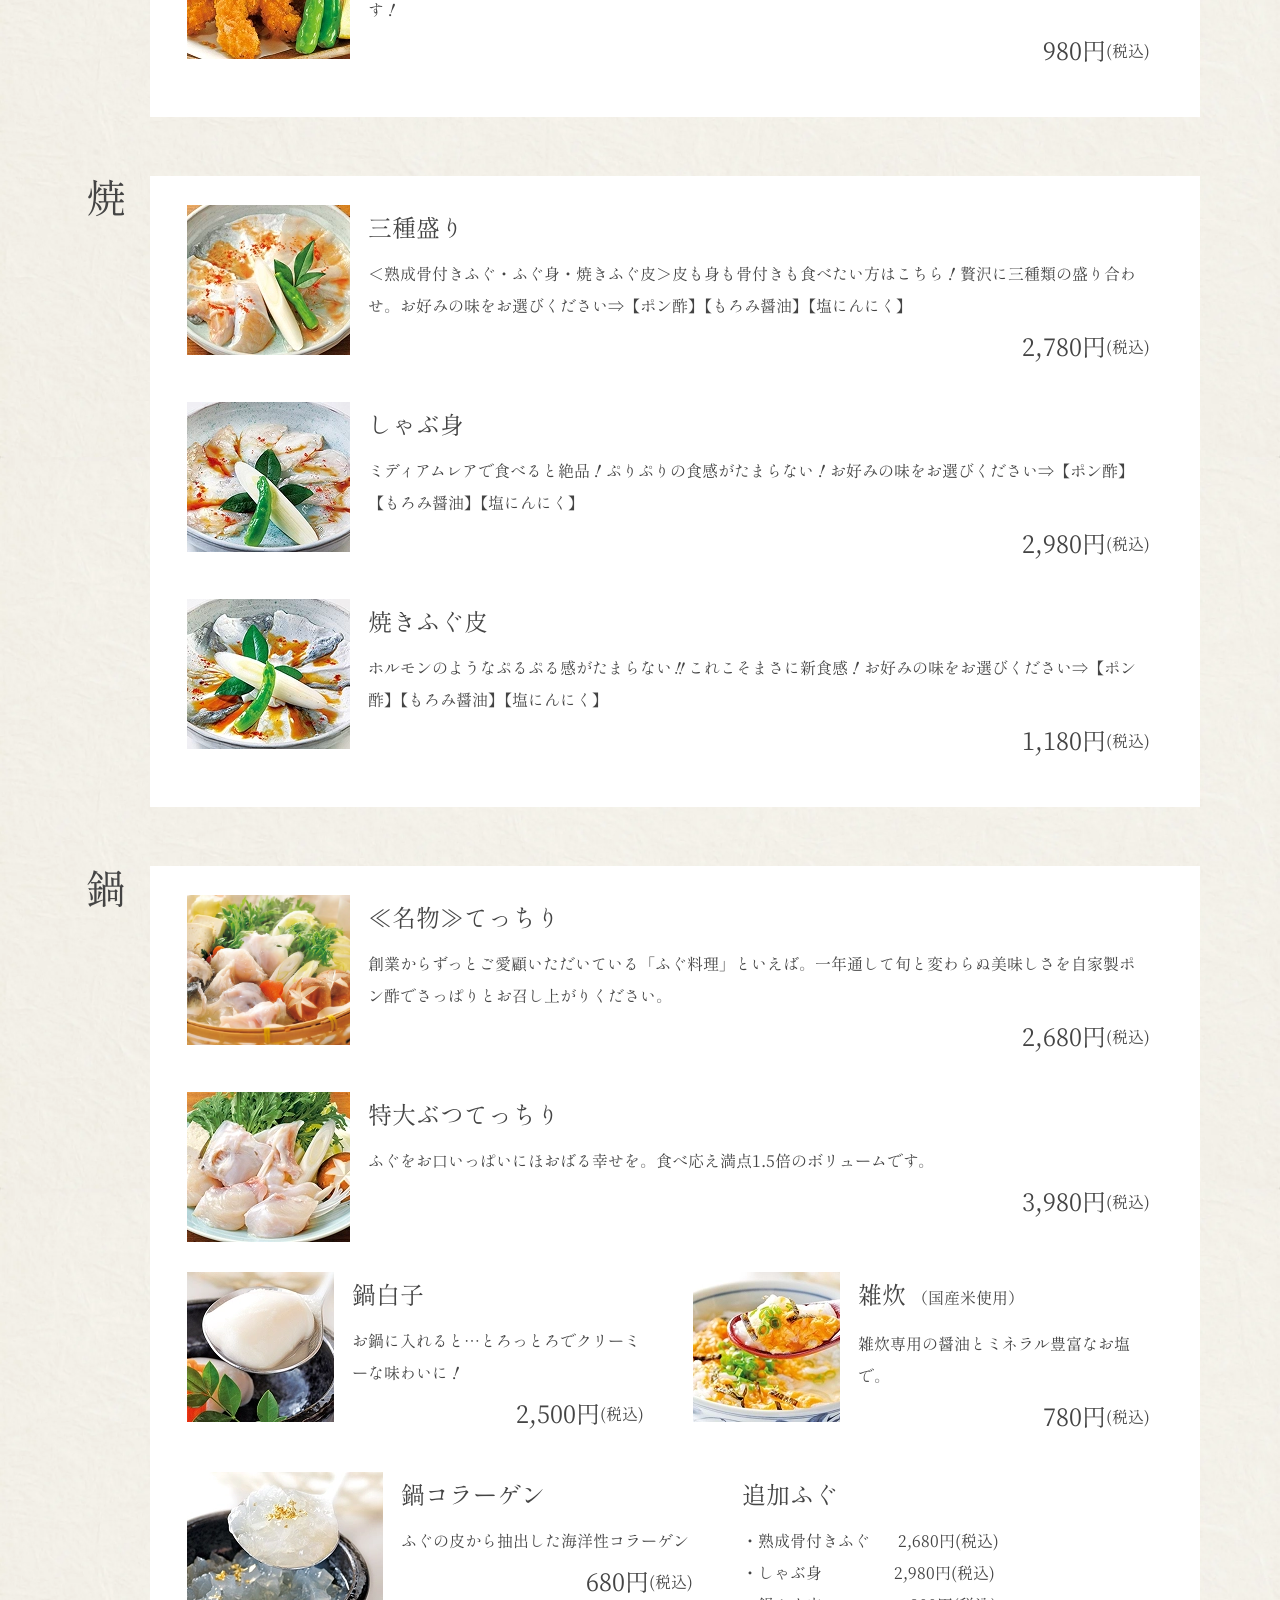
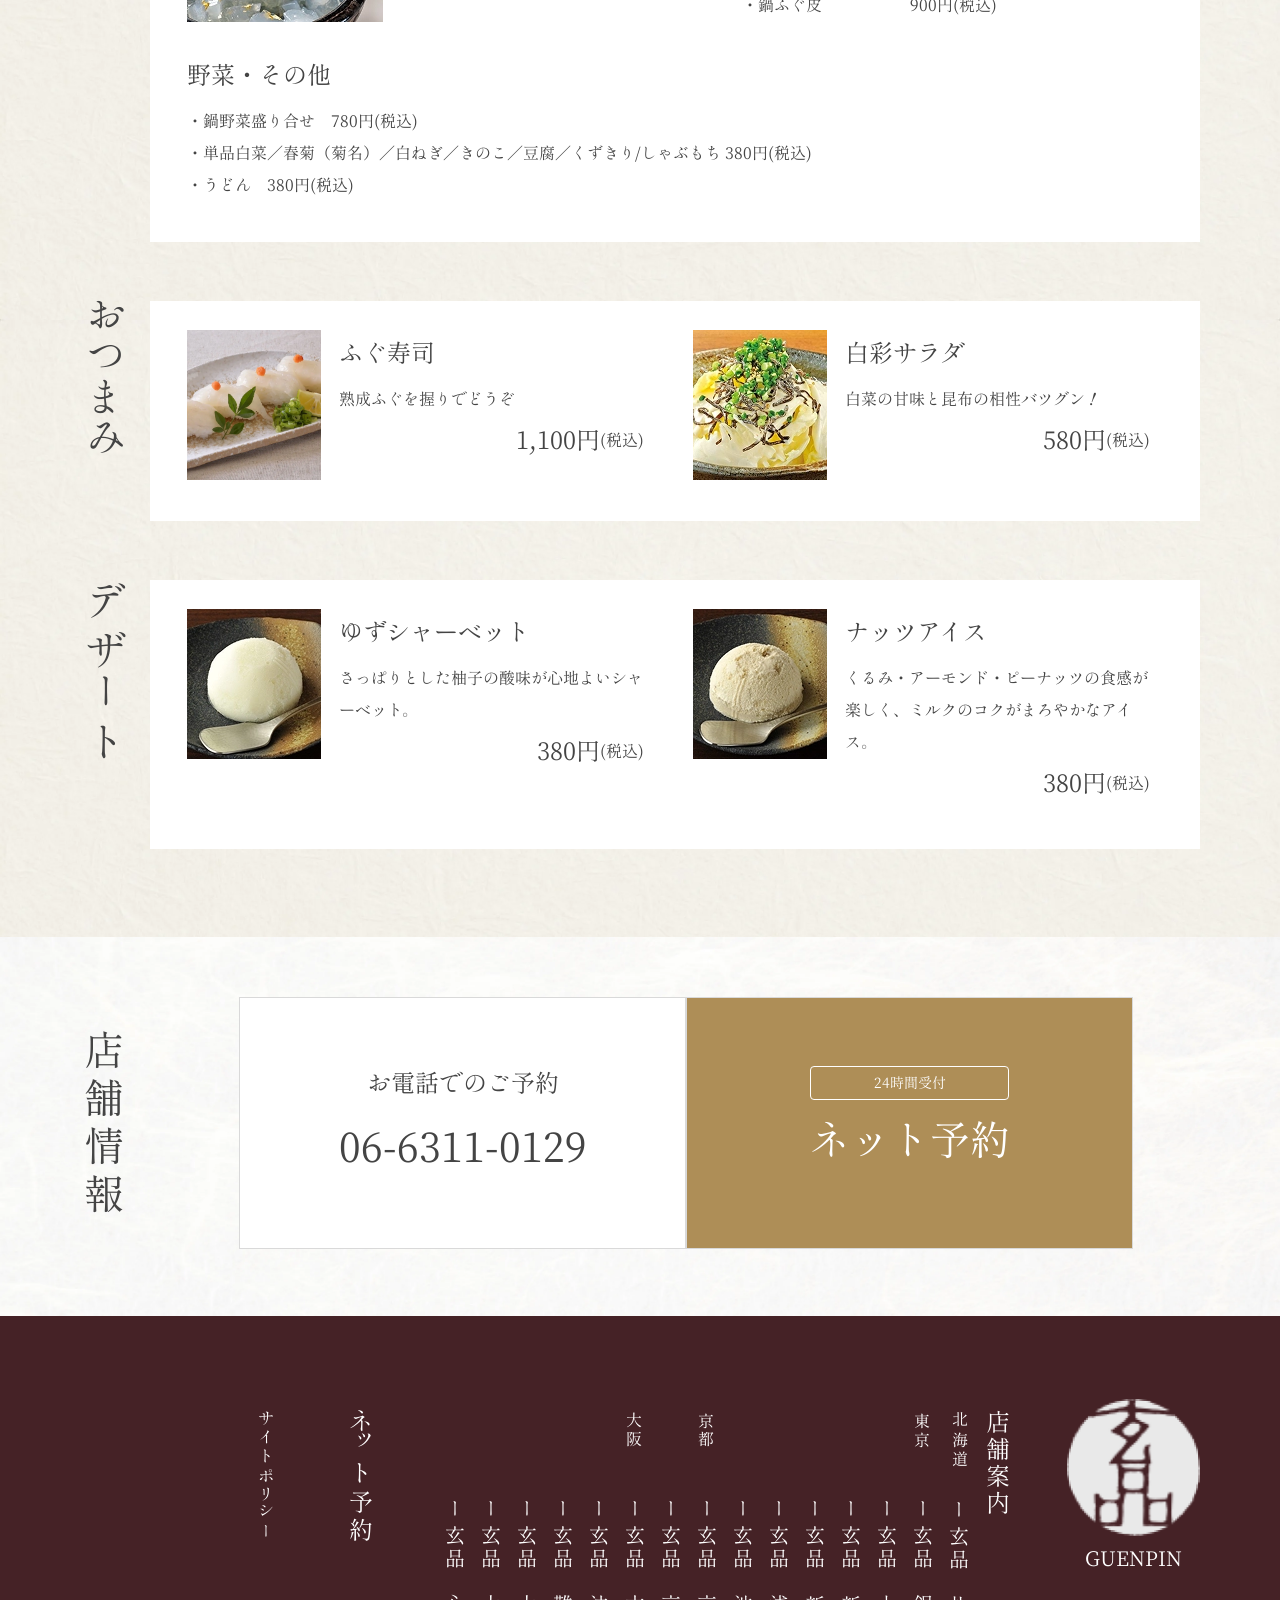
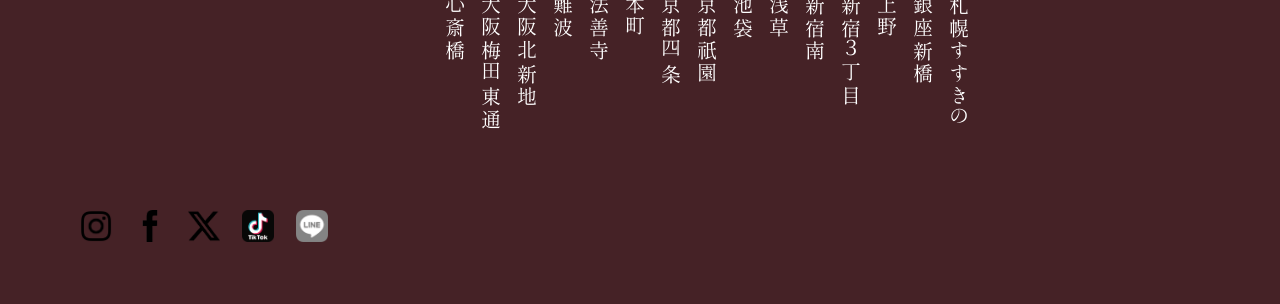
<file: menus.html>
<!DOCTYPE html>
<html lang="ja">
<head>
    <meta charset="UTF-8">
    <meta name="viewport" content="width=device-width, initial-scale=1.0">
    <title>Guenpin</title>
    <link rel="stylesheet" href="/assets/css/base.css">
    <link rel="stylesheet" href="/assets/css/header.css">
    <link rel="stylesheet" href="/assets/css/menus.css">
</head>
<body>
      <header class="header container">
        <div class="boxed-width flx-row">
        <!-- Logo here  -->
        <a href="/index.html"  class="logo flx-row">  
        <figure>
            <img src="/assets/media/logo.png" alt="Logo image">
            <figcaption>Logo image dark background</figcaption>
        </figure>
        <span class="h1">玄品 大阪梅田東通店</span>
        </a>

        <!-- Header nav links -->
        <menu class="header-nav">
            <nav>
                <li><a href="/store.html">店舗トップ </a></li>
                <li><a href="/courses.html">コース</a></li>
                <li><a href="/lunch.html">ランチ</a></li>
                <li><a href="/menus.html">メニュー</a></li>
                <li><a href="/drinks.html">お飲み物</a></li>
                <li><a href="/interior-spaces.html">店内・空間</a></li>
                <li><a href="/announcements.html">お知らせ</a><span>&darr;</span> <a  href="/announcements-details.html">お知らせ詳細</a></li>
                <!-- <li><a href="/store.html">店舗トップ </a> <span>&darr;</span> <a  href="/announcements-details.html">お知らせ詳細</a></li> -->
            </nav>
        </menu>

        <!-- site language toggle -->
        <div class="language-toggle flx-row">
            <figure><img src="/assets/media/world-globe-icon.png" alt="World globe icon">
            <figcaption>World Globe image</figcaption>
            </figure>
            <span>Language</span>
        </div>

        <!-- button -->
        <button class="header-cta-button btn-cta"><a href="">ネット予約</a></button>

        <!-- Hamburger menu  -->
        <figure class="hamburger-nav-icon">
                <svg xmlns="http://www.w3.org/2000/svg" width="25" height="25" fill="#000000" viewBox="0 0 256 256"><path d="M224,128a8,8,0,0,1-8,8H40a8,8,0,0,1,0-16H216A8,8,0,0,1,224,128ZM40,72H216a8,8,0,0,0,0-16H40a8,8,0,0,0,0,16ZM216,184H40a8,8,0,0,0,0,16H216a8,8,0,0,0,0-16Z"></path></svg>

            <figcaption>Hamburger menu icon</figcaption>
        </figure>
        </div>


        <div class="boxed-width breadcrumbs-text">
            <span class="breacrumbs">トップページ > 店舗案内 > 玄品 大阪梅田東通店 > メニュー</span>
        </div>

        <!-- Mobile menu starts -->
        <div class="mobile-menu is-hidden">
            <div class="menu-wrapper">
                <div class="col-1 flx-col">
                    <svg width="23" height="23" viewBox="0 0 23 23" fill="none" xmlns="http://www.w3.org/2000/svg"><line y1="-1" x2="29.2077" y2="-1" transform="matrix(0.695022 -0.718988 0.417733 0.90857 0.835938 22.8276)" stroke="#323232" stroke-width="2"/><line y1="-1" x2="29.6985" y2="-1" transform="matrix(0.707107 0.707107 -0.406138 0.913812 0.835938 1.82764)" stroke="#323232" stroke-width="2"/></svg>

                    <div class="logo flx-row">
                        <figure>
                            <img src="/assets/media/logo.png" alt="Logo image">
                            <figcaption>Logo image dark background</figcaption>
                        </figure>

                        <span class="h1">玄品 大阪梅田東通店</span>
                    </div>
                </div>
                <menu class="col-2 nav">
                    <nav class="flx-col">
                        <li><a href="/store.html">店舗トップ</a></li>
                <li><a href="/courses.html">コース</a></li>
                <li><a href="/lunch.html">ランチ</a></li>
                <li><a href="/menus.html">メニュー</a></li>
                <li><a href="/drinks.html">お飲み物</a></li>
                <li><a href="/interior-spaces.html">店内・空間</a></li>
                <li><a href="/announcements.html">お知らせ</a></li>
                <li><a href="/announcements-details.html">お知らせ詳細</a></li>
                        <div class="language-toggle flx-row">
                            <figure><img src="/assets/media/world-globe-icon.png" alt="World globe icon">
                                <figcaption>World Globe image</figcaption>
                            </figure>
                            <span>Language</span>
                        </div>
                    </nav>
                </menu>
                <div class="btn-cta-wrapper">
                    <div class="above-footer-cta flx-col">
                        <button class="btn-light phone flx-row"><a href="tel:06-6311-0129"><span>お電話でのご予約</span><span> 06-6311-0129</span></a></button>
                        <button class="btn-light reception flx-row"><a href=""><span>24時間受付</span><span>ネット予約</span></a></button>
                    </div>
                </div>
            </div>
        </div>

        <!-- Mobile menu ends here  -->
    </header>

<!-- -------------------------Header ends here-------------------------------  -->

<section class="intro container">
    <div class="boxed-width flx-col">

        <div class="page-details flx-col">
            <h1 class="store-name">大阪梅田東通店</h1>
            <h3 class="ware">メニュー</h3>
        </div>

        <div class="tabs-wrapper">
            <ul class="">
                <a href="/menus.html#dishes-1" class="btn-light">鰻</a>
                <a href="/menus.html#dishes-2" class="btn-light">蟹料理</a>
                <a href="/menus.html#dishes-3" class="btn-light">刺</a>
                <a href="/menus.html#dishes-4" class="btn-light">白子</a>
                <a href="/menus.html#dishes-5" class="btn-light">揚</a>
                <a href="/menus.html#dishes-6" class="btn-light">焼</a>
                <a href="/menus.html#dishes-7" class="btn-light">鍋</a>
                <a href="/menus.html#dishes-8" class="btn-light">おつまみ</a>
            </ul>
        </div>
    </div>
</section> 


<section class="store-details container">
    <div class="boxed-width flx-col">

        <!-- Menu dishes column start -->
        <div class="dish-grp flx-row">
        <div class="heading">
            <h1 class="vertical">鰻</h1>
        </div>

        <div id="dishes-1" class="dishes-wrapper grid-col-2">
            <div class="dish flx-row">
                <figure>
                    <img src="/assets/media/meal-17.webp" alt="">
                    <figcaption></figcaption>
                </figure>

                <div class="details flx-col">
                    <h3 class="name">国産特上・鰻(うなぎ)寿司4貫</h3>
                    <!-- <p class="description">お鍋に入れると…とろっとろでクリーミーな味わいに！</p> -->
                    <span class="price h3">2,800円 <small class="sm">(税込)</small></span>
                </div>
            </div>

            <div class="dish flx-row">
                <figure>
                    <img src="/assets/media/meal-17.webp" alt="">
                    <figcaption></figcaption>
                </figure>

                <div class="details flx-col">
                    <h3 class="name">国産特上・鰻(うなぎ)蒲焼半身</h3>
                    <!-- <p class="description">お鍋に入れると…とろっとろでクリーミーな味わいに！</p> -->
                    <span class="price h3">2,500円 <small class="sm">(税込)</small></span>
                </div>
            </div>


            <div class="dish flx-row">
                <figure>
                    <img src="/assets/media/meal-18.webp" alt="">
                    <figcaption></figcaption>
                </figure>

                <div class="details flx-col">
                    <h3 class="name">国産特上・鰻(うなぎ)肝焼き1本</h3>
                    <!-- <p class="description">お鍋に入れると…とろっとろでクリーミーな味わいに！</p> -->
                    <span class="price h3">500円 <small class="sm">(税込)</small></span>
                </div>
            </div>

        </div>
    </div>
    <!-- Menu dishes column end -->


 <!-- Menu dishes column start -->
    <div id="dishes-2" class="dish-grp flx-row">
        <div class="heading">
            <h1 class="vertical">蟹料理</h1>
        </div>

        <div class="dishes-wrapper flx-col">
            <div class="dish flx-row">
                <figure>
                    <img src="/assets/media/meal-38.webp" alt="">
                    <figcaption></figcaption>
                </figure>

                <div class="details flx-col">
                    <h3 class="name">焼きズワイ蟹 <small class="sm"> 1人前</small></h3>
                    <p class="description">より濃厚さを増した香ばしくホクホクの身がやみつきです！ふぐ料理の追加として皆さまでシェアはいかがですか？</p>
                    <span class="price h3">6,800円 <small class="sm">(税込)</small></span>
                </div>
            </div>

            <div class="dish flx-row">
                <figure>
                    <img src="/assets/media/meal-23.webp" alt="">
                    <figcaption></figcaption>
                </figure>

                <div class="details flx-col">
                    <h3 class="name">ズワイ蟹鍋 <small class="sm"> 1人前</small></h3>
                    <p class="description">蟹から出た旨みたっぷりの出汁と蟹の甘みがたまりません！ふぐ料理の追加として皆さまでシェアはいかがですか？※野菜はついておりません</p>
                    <span class="price h3">6,800円 <small class="sm">(税込)</small></span>
                </div>
            </div>


            <div class="dish flx-row">
                <figure>
                    <img src="/assets/media/meal-43.webp" alt="">
                    <figcaption></figcaption>
                </figure>

                <div class="details flx-col">
                    <h3 class="name">ズワイ蟹の刺身</h3>
                    <p class="description">蟹のみずみずしさと風味が口いっぱいに広がります！</p>
                    <span class="price h3">2,900円 <small class="sm">(税込)</small></span>
                </div>
            </div>

            <div class="dish flx-row">
                <figure>
                    <img src="/assets/media/meal-24.webp" alt="">
                    <figcaption></figcaption>
                </figure>

                <div class="details flx-col">
                    <h3 class="name">蟹クリームコロッケ</h3>
                    <p class="description">サクサクフワフワの食感と甘く優しい蟹クリームが人気の一品！</p>
                    <span class="price h3">880円 <small class="sm">(税込)</small></span>
                </div>
            </div>

        </div>
    </div>
    <!-- Menu dishes column end -->



    <!-- Menu dishes column start -->
    <div id="dishes-3"  class="dish-grp flx-row">
        <div class="heading">
            <h1 class="vertical">刺</h1>
        </div>

        <div class="dishes-wrapper flx-col">
            <div class="dish flx-row">
                <figure>
                    <img src="/assets/media/meal-27.webp" alt="">
                    <figcaption></figcaption>
                </figure>

                <div class="details flx-col">
                    <h3 class="name">≪名物≫ぶつ刺し</h3>
                    <p class="description">厚切りのふぐ身を特製だれ・白菜と共に。玄品でも人気の高い逸品！</p>
                    <span class="price h3">1,880円 <small class="sm">(税込)</small></span>
                </div>
            </div>

            <div class="dish flx-row">
                <figure>
                    <img src="/assets/media/meal-25.webp" alt="">
                    <figcaption></figcaption>
                </figure>

                <div class="details flx-col">
                    <h3 class="name">てっさ</h3>
                    <p class="description">厚めに引いた玄品流のてっさは、ふぐ身の旨みが存分に味わえる。</p>
                    <span class="price h3">1,380円 <small class="sm">(税込)</small></span>
                </div>
            </div>


            <div class="dish flx-row">
                <figure>
                    <img src="/assets/media/meal-26.webp" alt="">
                    <figcaption></figcaption>
                </figure>

                <div class="details flx-col">
                    <h3 class="name">湯引き</h3>
                    <p class="description">ふぐ皮のコリコリ食感とポン酢の風味をお楽しみください。</p>
                    <span class="price h3">2,900円 <small class="sm">(税込)</small></span>
                </div>
            </div>

        </div>
    </div>
    <!-- Menu dishes column end -->


    <!-- Menu dishes column start -->
    <div id="dishes-4"  class="dish-grp flx-row">
        <div class="heading">
            <h1 class="vertical">白子</h1>
        </div>

        <div class="dishes-wrapper flx-col">
            <div class="dish flx-row">
                <figure>
                    <img src="/assets/media/meal-27.webp" alt="">
                    <figcaption></figcaption>
                </figure>

                <div class="details flx-col">
                    <h3 class="name">焼き白子</h3>
                    <p class="description">「タレ焼き」か「塩焼き」をお選び頂けます。</p>
                    <span class="price h3">2,580円 <small class="sm">(税込)</small></span>
                </div>
            </div>

        </div>
    </div>
    <!-- Menu dishes column end -->



    <!-- Menu dishes column start -->
    <div id="dishes-5"  class="dish-grp flx-row">
        <div class="heading">
            <h1 class="vertical">揚</h1>
        </div>

        <div class="dishes-wrapper flx-col">
             <div class="dish flx-row">
                <figure>
                    <img src="/assets/media/meal-41.webp" alt="">
                    <figcaption></figcaption>
                </figure>

                <div class="details flx-col">
                    <h3 class="name">ふぐ唐揚げ</h3>
                    <p class="description">特製ダレに漬けこみ、オリジナルの粉で揚げる熱々の唐揚げ。ふぐの旨みがジュワッと溢れる人気の一品。</p>
                    <span class="price h3">1,800円 <small class="sm">(税込)</small></span>
                </div>
            </div>

            <div class="dish flx-row">
                <figure>
                    <img src="/assets/media/meal-28.webp" alt="">
                    <figcaption></figcaption>
                </figure>

                <div class="details flx-col">
                    <h3 class="name">≪名物≫ふぐ皮唐揚げ</h3>
                    <p class="description">外はサクサク、中はとろりの食感がたまらないふぐ皮の唐揚げ。お酒を飲む方のおつまみに特におすすめです！</p>
                    <span class="price h3">980円 <small class="sm">(税込)</small></span>
                </div>
            </div>

        </div>
    </div>
    <!-- Menu dishes column end -->



    <!-- Menu dishes column start -->
    <div id="dishes-6"  class="dish-grp flx-row">
        <div class="heading">
            <h1 class="vertical">焼</h1>
        </div>

        <div class="dishes-wrapper flx-col">
            <div class="dish flx-row">
                <figure>
                    <img src="/assets/media/meal-42.webp" alt="">
                    <figcaption></figcaption>
                </figure>

                <div class="details flx-col">
                    <h3 class="name">三種盛り</h3>
                    <p class="description">＜熟成骨付きふぐ・ふぐ身・焼きふぐ皮＞皮も身も骨付きも食べたい方はこちら！贅沢に三種類の盛り合わせ。お好みの味をお選びください⇒【ポン酢】【もろみ醤油】【塩にんにく】</p>
                    <span class="price h3">2,780円 <small class="sm">(税込)</small></span>
                </div>
            </div>

            <div class="dish flx-row">
                <figure>
                    <img src="/assets/media/meal-29.webp" alt="">
                    <figcaption></figcaption>
                </figure>

                <div class="details flx-col">
                    <h3 class="name">しゃぶ身</h3>
                    <p class="description">ミディアムレアで食べると絶品！ぷりぷりの食感がたまらない！お好みの味をお選びください⇒【ポン酢】【もろみ醤油】【塩にんにく】</p>
                    <span class="price h3">2,980円 <small class="sm">(税込)</small></span>
                </div>
            </div>


            <div class="dish flx-row">
                <figure>
                    <img src="/assets/media/meal-30.webp" alt="">
                    <figcaption></figcaption>
                </figure>

                <div class="details flx-col">
                    <h3 class="name">焼きふぐ皮</h3>
                    <p class="description">ホルモンのようなぷるぷる感がたまらない！！これこそまさに新食感！お好みの味をお選びください⇒【ポン酢】【もろみ醤油】【塩にんにく】</p>
                    <span class="price h3">1,180円 <small class="sm">(税込)</small></span>
                </div>
            </div>

        </div>
    </div>
    <!-- Menu dishes column end -->



    <!-- Menu dishes column start -->
    <div id="dishes-7"  class="dish-grp flx-row">
        <div class="heading">
            <h1 class="vertical">鍋</h1>
        </div>

        <div class="dishes-wrapper flx-col">
            <div class="dish flx-row">
                <figure>
                    <img src="/assets/media/meal-2.webp" alt="">
                    <figcaption></figcaption>
                </figure>

                <div class="details flx-col">
                    <h3 class="name">≪名物≫てっちり</h3>
                    <p class="description">創業からずっとご愛顧いただいている「ふぐ料理」といえば。一年通して旬と変わらぬ美味しさを自家製ポン酢でさっぱりとお召し上がりください。</p>
                    <span class="price h3">2,680円 <small class="sm">(税込)</small></span>
                </div>
            </div>

            <div class="dish flx-row">
                <figure>
                    <img src="/assets/media/meal-32.webp" alt="">
                    <figcaption></figcaption>
                </figure>

                <div class="details flx-col">
                    <h3 class="name">特大ぶつてっちり</h3>
                    <p class="description">ふぐをお口いっぱいにほおばる幸せを。食べ応え満点1.5倍のボリュームです。</p>
                    <span class="price h3">3,980円 <small class="sm">(税込)</small></span>
                </div>
            </div>


            <!-- Double menu dishes grid starts -->
            <div class="dish double flx-row">
                <div class="dish-col-wrapper flx-row">
                <figure>
                    <img src="/assets/media/meal-35.webp" alt="">
                    <figcaption></figcaption>
                </figure>

                <div class="details flx-col">
                    <h3 class="name">鍋白子</h3>
                    <p class="description">お鍋に入れると…とろっとろでクリーミーな味わいに！</p>
                    <span class="price h3">2,500円 <small class="sm">(税込)</small></span>
                </div>
                </div>

                <div class="dish-col-wrapper flx-row">
                <figure>
                    <img src="/assets/media/meal-33.webp" alt="">
                    <figcaption></figcaption>
                </figure>

                <div class="details flx-col">
                    <h3 class="name">雑炊 <small class="sm">（国産米使用）</small></h3>
                    <p class="description">雑炊専用の醤油とミネラル豊富なお塩で。</p>
                    <span class="price h3">780円 <small class="sm">(税込)</small></span>
                </div>
                </div>
            </div>


            <div class="dish double flx-row">
                <div class="dish-col-wrapper flx-row">
                <figure>
                    <img src="/assets/media/meal-22.webp" alt="">
                    <figcaption></figcaption>
                </figure>

                <div class="details flx-col">
                    <h3 class="name">鍋コラーゲン</h3>
                    <p class="description">ふぐの皮から抽出した海洋性コラーゲン</p>
                    <span class="price h3">680円 <small class="sm">(税込)</small></span>
                </div>
                </div>

                <div class="dish-col-wrapper flx-row">
                <!-- <figure>
                    <img src="/assets/media/meal-18.webp" alt="">
                    <figcaption></figcaption>
                </figure> -->

                <div class="details flx-col">
                    <h3 class="name">追加ふぐ</h3>
                    <p class="description">
                        ・熟成骨付きふぐ&nbsp;&nbsp;&nbsp;&nbsp;&nbsp;&nbsp;&nbsp;2,680円(税込)<br>
                        ・しゃぶ身&nbsp;&nbsp;&nbsp;&nbsp;&nbsp;&nbsp;&nbsp;&nbsp;&nbsp;&nbsp;&nbsp;&nbsp;&nbsp;&nbsp;&nbsp;&nbsp;&nbsp;&nbsp;2,980円(税込)<br>
                        ・鍋ふぐ皮&nbsp;&nbsp;&nbsp;&nbsp;&nbsp;&nbsp;&nbsp;&nbsp;&nbsp;&nbsp;&nbsp;&nbsp;&nbsp;&nbsp;&nbsp;&nbsp;&nbsp;&nbsp;&nbsp;&nbsp;&nbsp;&nbsp;900円(税込)<br>
                    </p>
                    <!-- <span class="price h3">500円 <small class="sm">(税込)</small></span> -->
                </div>
                </div>
            </div>
        <!-- Double menu dishes grid starts -->


         <div class="dish flx-row">
                <!-- <figure>
                    <img src="/assets/media/meal-18.webp" alt="">
                    <figcaption></figcaption>
                </figure> -->

                <div class="details flx-col">
                    <h3 class="name">野菜・その他</h3>
                    <p class="description">・鍋野菜盛り合せ　780円(税込)<br>
                        ・単品白菜／春菊（菊名）／白ねぎ／きのこ／豆腐／くずきり/しゃぶもち 380円(税込)<br>
                        ・うどん　380円(税込)<br>
                        </p>
                    <!-- <span class="price h3">500円 <small class="sm">(税込)</small></span> -->
                </div>
            </div>

        </div>
    </div>
    <!-- Menu dishes column end -->



    <!-- Menu dishes column start -->
    <div id="dishes-8"  class="dish-grp flx-row">
        <div class="heading">
            <h1 class="vertical" style=" margin-bottom: 40px">おつ</h1>
            <h1>まみ</h1>
        </div>

        <div class="dishes-wrapper grid-col-2">

            <div class="dish flx-row">
                <figure>
                    <img src="/assets/media/meal-4.webp" alt="">
                    <figcaption></figcaption>
                </figure>

                <div class="details flx-col">
                    <h3 class="name">ふぐ寿司</h3>
                    <p class="description">熟成ふぐを握りでどうぞ</p>
                    <span class="price h3">1,100円 <small class="sm">(税込)</small></span>
                </div>
            </div>


            <div class="dish flx-row">
                <figure>
                    <img src="/assets/media/meal-36.webp" alt="">
                    <figcaption></figcaption>
                </figure>

                <div class="details flx-col">
                    <h3 class="name">白彩サラダ</h3>
                    <p class="description">白菜の甘味と昆布の相性バツグン！</p>
                    <span class="price h3">580円 <small class="sm">(税込)</small></span>
                </div>
            </div>

        </div>
    </div>
    <!-- Menu dishes column end -->



    <!-- Menu dishes column start -->
    <div id="dishes-9"  class="dish-grp flx-row">
        <div class="heading">
            <h1 class="vertical">デザート</h1>
        </div>

        <div class="dishes-wrapper grid-col-2">

            <div class="dish flx-row">
                <figure>
                    <img src="/assets/media/meal-44.webp" alt="">
                    <figcaption></figcaption>
                </figure>

                <div class="details flx-col">
                    <h3 class="name">ゆずシャーベット</h3>
                    <p class="description">さっぱりとした柚子の酸味が心地よいシャーベット。</p>
                    <span class="price h3">380円 <small class="sm">(税込)</small></span>
                </div>
            </div>


            <div class="dish flx-row">
                <figure>
                    <img src="/assets/media/meal-37.webp" alt="">
                    <figcaption></figcaption>
                </figure>

                <div class="details flx-col">
                    <h3 class="name">ナッツアイス</h3>
                    <p class="description">くるみ・アーモンド・ピーナッツの食感が楽しく、ミルクのコクがまろやかなアイス。</p>
                    <span class="price h3">380円 <small class="sm">(税込)</small></span>
                </div>
            </div>

        </div>
    </div>
    <!-- Menu dishes column end -->
    </div>
    
</section>


<section class="reservations container">
    <div class="boxed-width flx-row">
        <h1 class="vertical heading">店舗情報</h1>

        <div class="reservation-cards flx-row">

            <div class="card flx-col">
                <h3>お電話でのご予約</h3>
                <span class="h1"><a href="tel:06-6311-0129">06-6311-0129</a></span>
            </div>

             <div class="card flx-col">
                <h3>24時間受付</h3>
                <span class="h1">ネット予約</span>
            </div>
            
        </div>

        <div class="above-footer-cta flx-col">
                <button class="btn-light phone flx-row"><a href="tel:06-6311-0129"><span>お電話でのご予約</span><span> 06-6311-0129</span></a></button>
                <button class="btn-light reception flx-row"><a href=""><span>24時間受付</span><span>ネット予約</span></a></button>
        </div>
    </div>
</section>  

<footer class="container flx-col">
    <div class="wrapper boxed-width">
        <div class="col-1 flx-row">
            <menu class="footer-nav-links">
                <nav class="nav-container">
                    <ul>
                        <a href="" >店舗案内</a>
                        <a href="" >北海道</a>
                    </ul>
                     <ul>
                        <a href="" >ー玄品　札幌すすきの</a>
                    </ul>
                </nav>

                <nav class="nav-container">
                    <ul>
                        <a href="" >東京</a>
                    </ul>
                     <ul>
                        <a href="" >ー玄品　銀座新橋</a>
                        <a href="" >ー玄品　上野</a>
                        <a href="" >ー玄品　新宿３丁目</a>
                        <a href="" >ー玄品　新宿南</a>
                        <a href="" >ー玄品　浅草</a>
                        <a href="" >ー玄品　池袋</a>
                    </ul>
                </nav>

                <!-- <nav class="nav-container">
                    <ul>
                        <a href="" >東京</a>
                    </ul>
                     <ul>
                        <a href="" >ー玄品　銀座新橋</a>
                        <a href="" >ー玄品　上野</a>
                        <a href="" >ー玄品　新宿３丁目</a>
                        <a href="" >ー玄品　新宿南</a>
                        <a href="" >ー玄品　浅草</a>
                        <a href="" >ー玄品　池袋</a>
                    </ul>
                </nav> -->

                <nav class="nav-container">
                    <ul>
                        <a href="" >京都</a>
                    </ul>
                     <ul>
                        <a href="" >ー玄品　京都祇園</a>
                        <a href="" >ー玄品　京都四条</a>
                    </ul>
                </nav>

                <nav class="nav-container">
                    <ul>
                        <a href="" >大阪</a>
                    </ul>
                     <ul>
                        <a href="" >ー玄品　本町</a>
                        <a href="" >ー玄品　法善寺</a>
                        <a href="" >ー玄品　難波</a>
                        <a href="" >ー玄品　大阪北新地</a>
                        <a href="" >ー玄品　大阪梅田東通</a>
                        <a href="" >ー玄品　心斎橋</a>
                    </ul>
                </nav>

                <nav class="nav-container">
                    <ul>
                        <a href="" >ネット予約</a>
                    </ul>
                     <ul>
                        
                    </ul>
                </nav>

                <nav class="nav-container">
                    <ul>
                        <a href="" >サイトポリシー</a>
                    </ul>
                     <ul>
                        
                    </ul>
                </nav>
            </menu>

            <figure class="logo-footer flx-col">
                <a href="/index.html">
                <img src="/assets/media/logo-light.png" alt="">
                </a>
                <a href="/index.html"><h4>GUENPIN</h4></a>
                <figcaption></figcaption>
            </figure>
        </div>


        <div class="col-2">
            <div class="icons-list flx-row">
                <figure>
                    <a href="">
                    <img src="/assets/media/instagram.png" alt="">
                    <figcaption>Instagram logo</figcaption>
                    </a>
                </figure>

                <figure>
                    <a href="">
                    <img src="/assets/media/facebook.png" alt="">
                    <figcaption>Instagram logo</figcaption>
                    </a>
                </figure>

                <figure>
                    <a href="">
                    <img src="/assets/media/twitter.png" alt="">
                    <figcaption>Instagram logo</figcaption>
                    </a>
                </figure>

                <figure>
                    <a href="">
                    <img src="/assets/media/tiktok.png" alt="">
                    <figcaption>Instagram logo</figcaption>
                    </a>
                </figure>

                <figure>
                    <a href="">
                    <img src="/assets/media/line.png" alt="">
                    <figcaption>Instagram logo</figcaption>
                    </a>
                </figure>
            </div>
        </div>


    </div>
</footer>


<!-- <div class="smart-nav">
    <span class="edge">move to edge</span>
    <a href="/index.html">Home</a>
    <a href="/store.html">Store</a>
    <a href="/menus.html">Store Details</a>
    <a href="/lunch.html">Lunch</a>
    <a href="/interior-spaces.html">interiors spaces</a>
    <a href="/courses.html">Courses</a>
    <a href="/campaign-preview.html">Campaign</a>
    <a href="/drinks.html">beverages</a>
    <a href="/announcements.html">announcements</a>
</div> -->
<script src="/assets/js/script.js"></script>
</body>
</html>
</file>
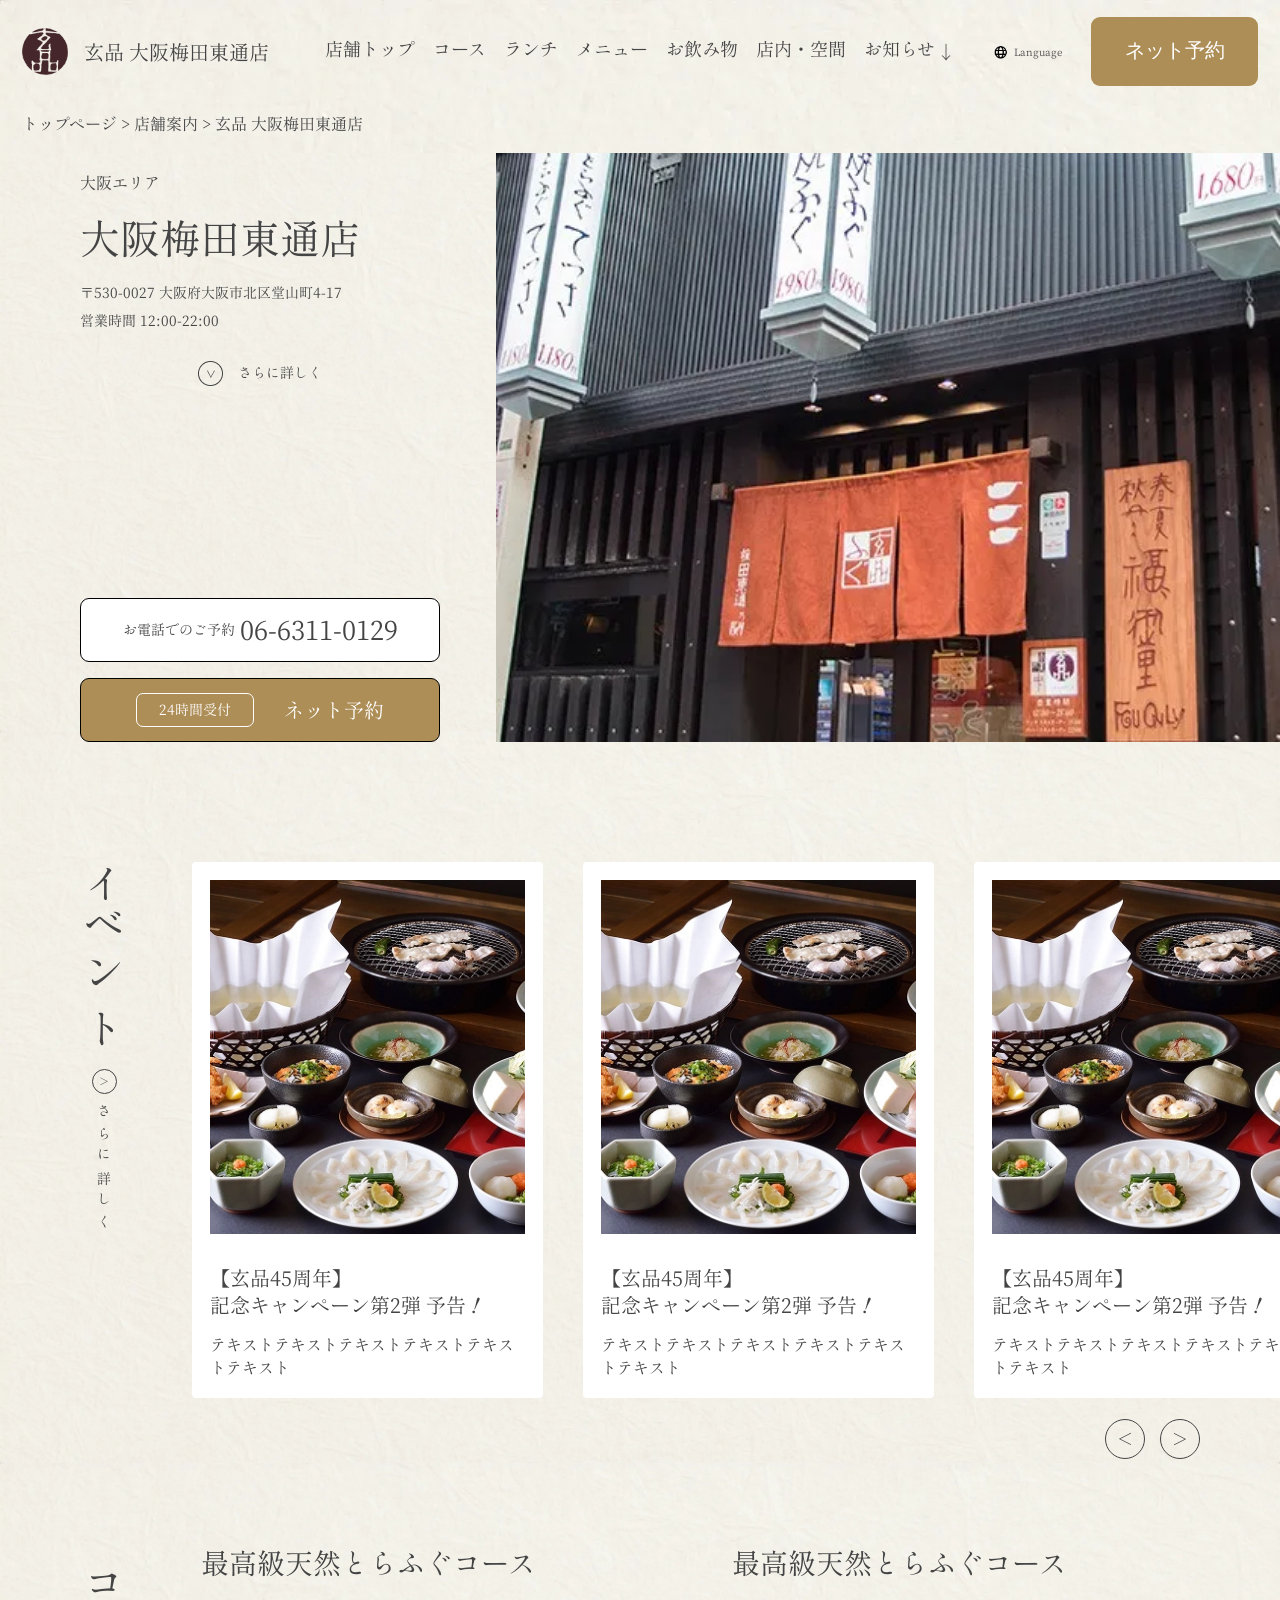
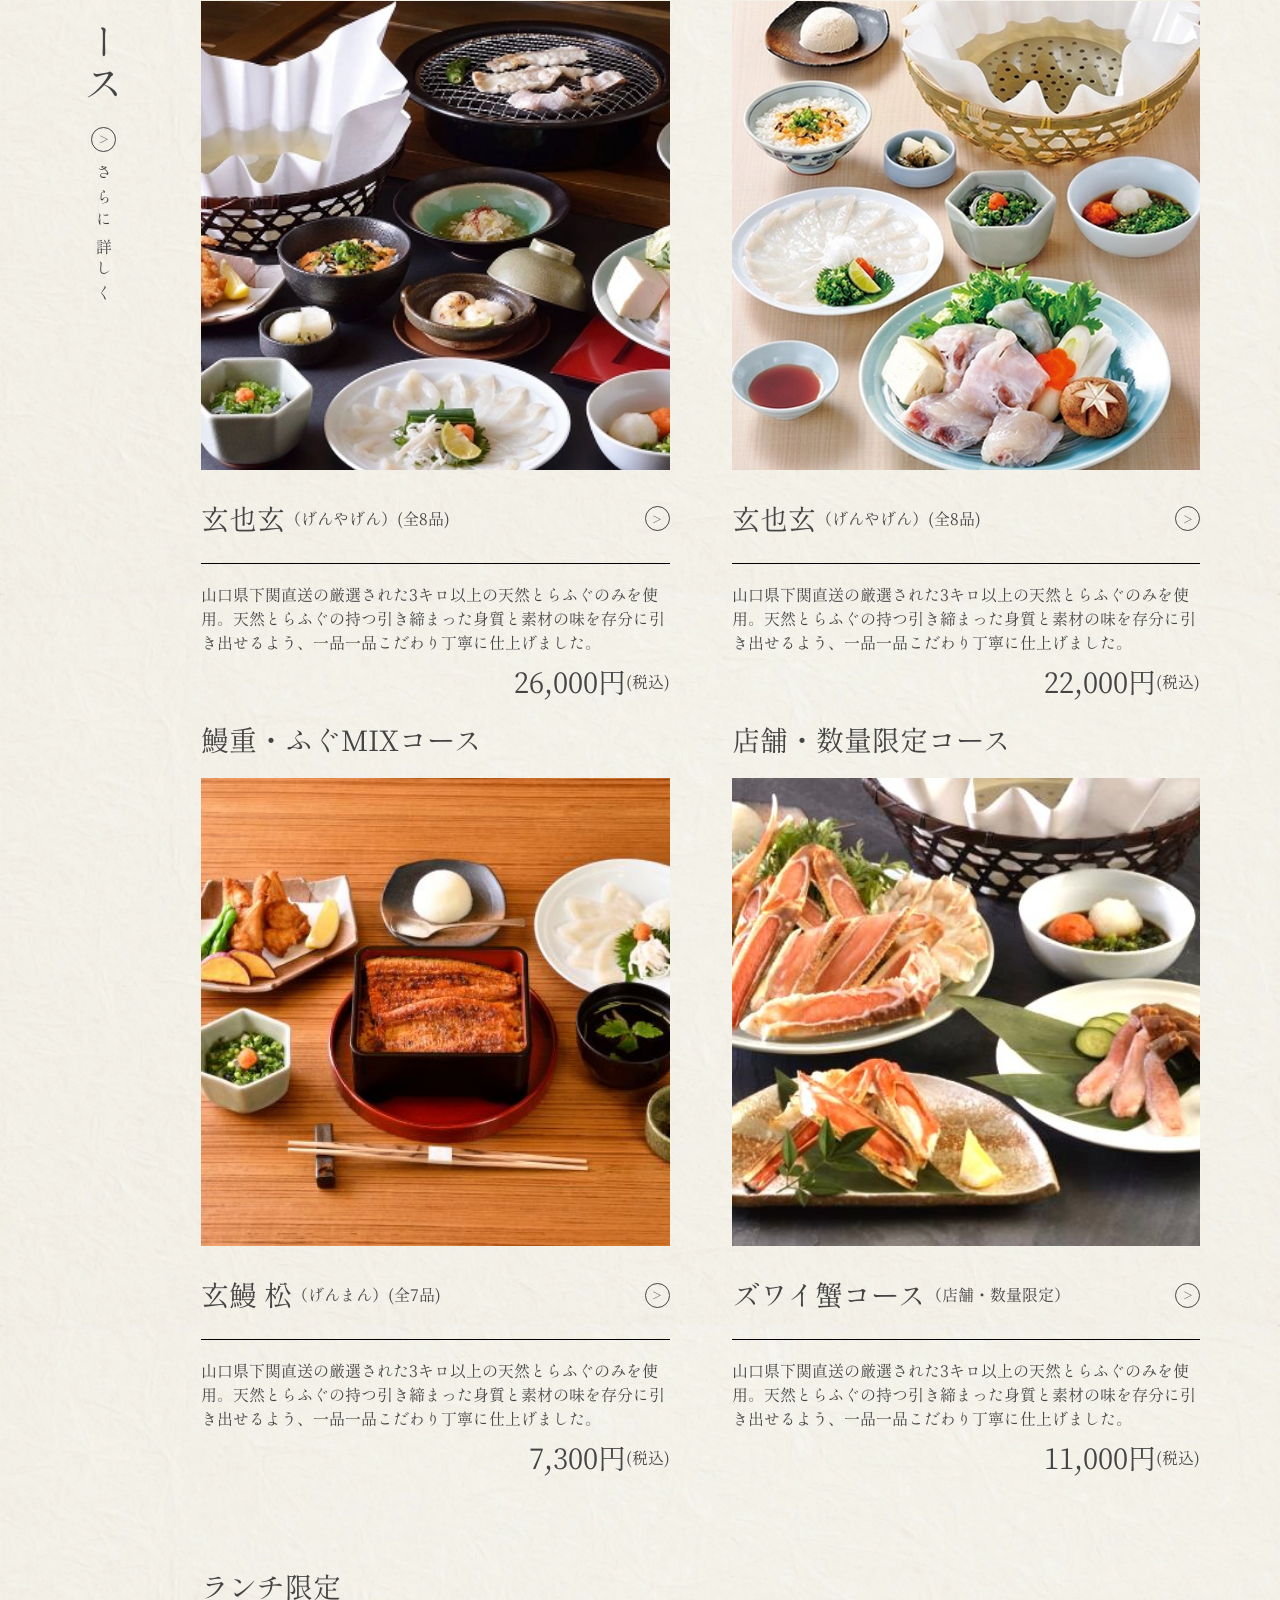
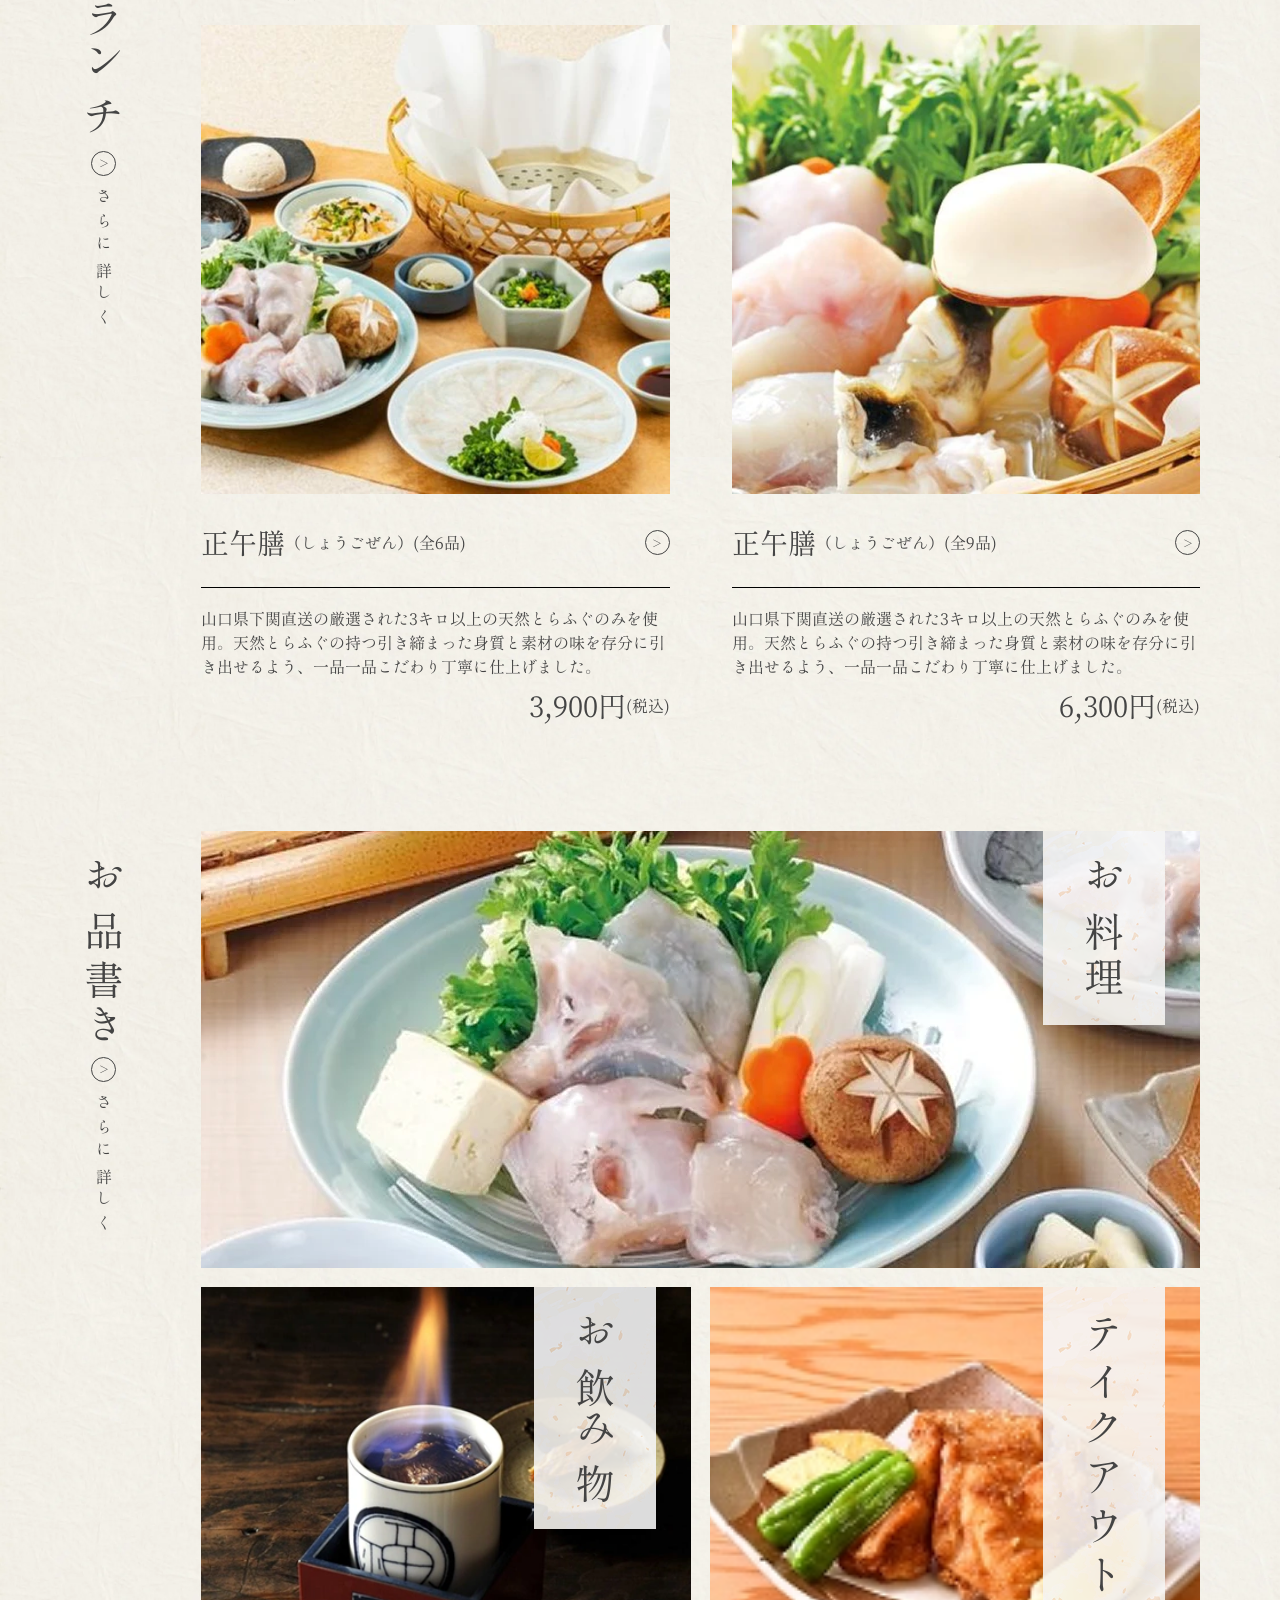
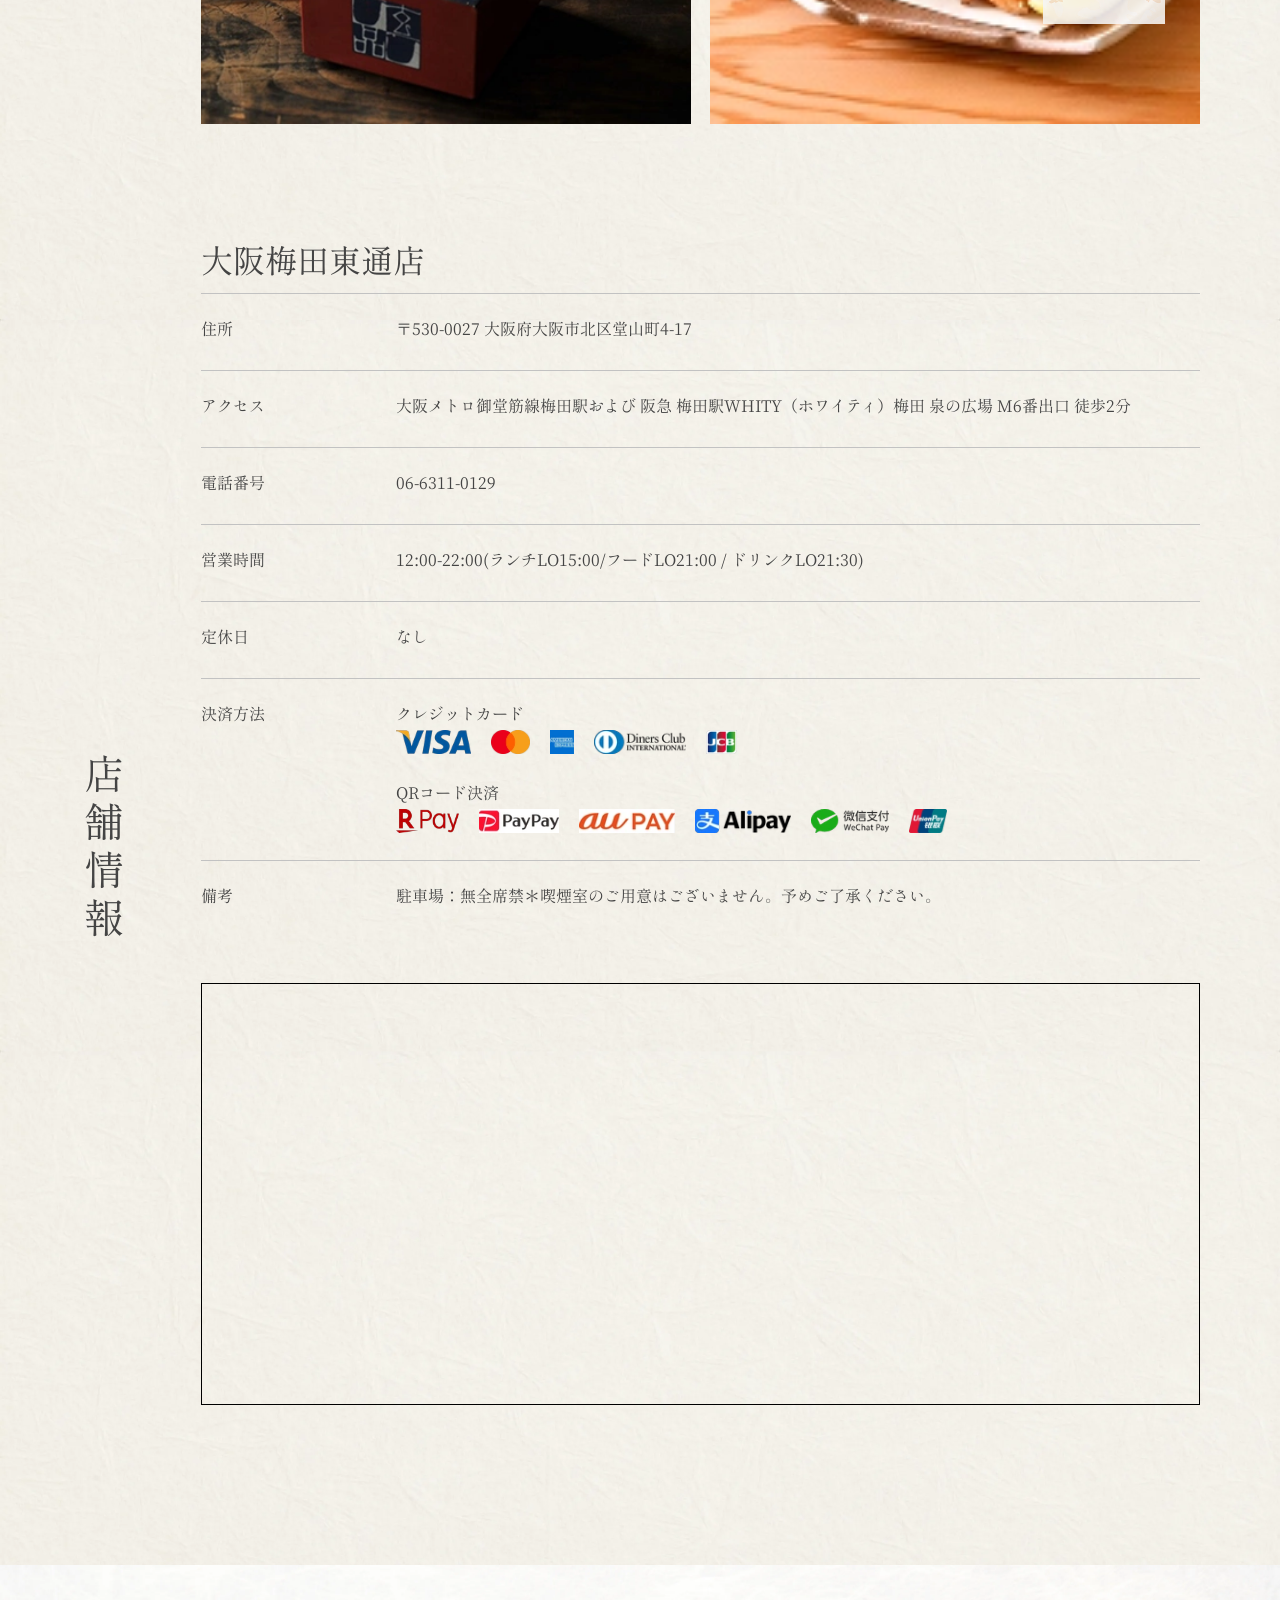
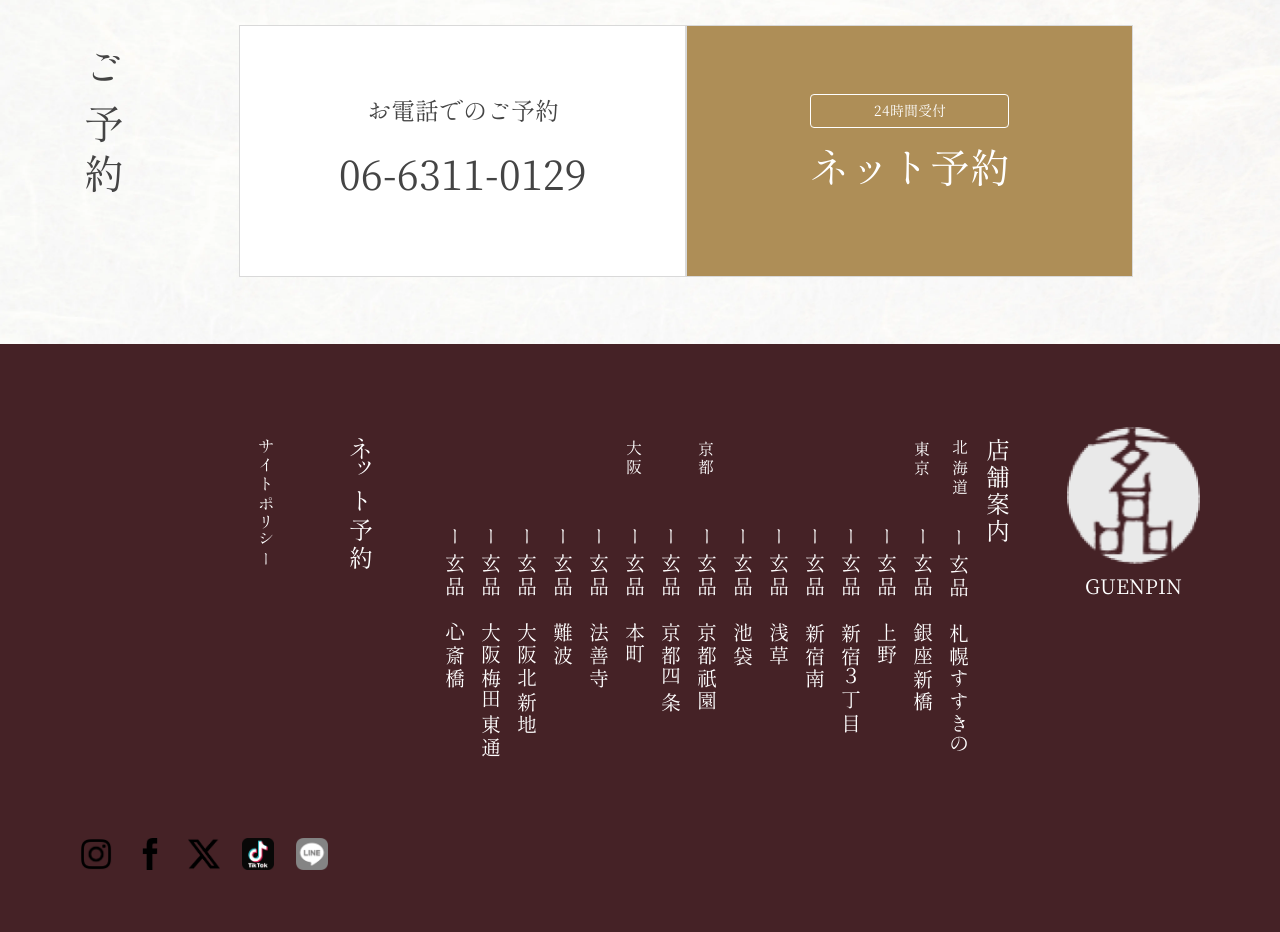
<file: store.html>
<!DOCTYPE html>
<html lang="ja">
<head>
    <meta charset="UTF-8">
    <meta name="viewport" content="width=device-width, initial-scale=1.0">
    <title>Guenpin</title>
    <link rel="stylesheet" href="/assets/css/base.css">
    <link rel="stylesheet" href="/assets/css/header.css">
    <link rel="stylesheet" href="/assets/css/store.css">
</head>
<body>
      <header class="header container">
        <div class="boxed-width flx-row">
        <!-- Logo here  -->
        <a href="/index.html"  class="logo flx-row">  
        <figure>
            <img src="/assets/media/logo.png" alt="Logo image">
            <figcaption>Logo image dark background</figcaption>
        </figure>
        <span class="h1">玄品 大阪梅田東通店</span>
        </a>

        <!-- Header nav links -->
        <menu class="header-nav">
            <nav>
                <li><a href="/store.html">店舗トップ </a></li>
                <li><a href="/courses.html">コース</a></li>
                <li><a href="/lunch.html">ランチ</a></li>
                <li><a href="/menus.html">メニュー</a></li>
                <li><a href="/drinks.html">お飲み物</a></li>
                <li><a href="/interior-spaces.html">店内・空間</a></li>
                <li><a href="/announcements.html">お知らせ</a><span>&darr;</span> <a  href="/announcements-details.html">お知らせ詳細</a></li>
                <!-- <li><a href="/store.html">店舗トップ </a> <span>&darr;</span> <a  href="/announcements-details.html">お知らせ詳細</a></li> -->
            </nav>
        </menu>

        <!-- site language toggle -->
        <div class="language-toggle flx-row">
            <figure><img src="/assets/media/world-globe-icon.png" alt="World globe icon">
            <figcaption>World Globe image</figcaption>
            </figure>
            <span>Language</span>
        </div>

        <!-- button -->
        <button class="header-cta-button btn-cta"><a href="">ネット予約</a></button>

        <!-- Hamburger menu  -->
        <figure class="hamburger-nav-icon">
                <svg xmlns="http://www.w3.org/2000/svg" width="25" height="25" fill="#000000" viewBox="0 0 256 256"><path d="M224,128a8,8,0,0,1-8,8H40a8,8,0,0,1,0-16H216A8,8,0,0,1,224,128ZM40,72H216a8,8,0,0,0,0-16H40a8,8,0,0,0,0,16ZM216,184H40a8,8,0,0,0,0,16H216a8,8,0,0,0,0-16Z"></path></svg>

            <figcaption>Hamburger menu icon</figcaption>
        </figure>
        </div>


        <div class="boxed-width breadcrumbs-text">
            <span class="breacrumbs">トップページ > 店舗案内 > 玄品 大阪梅田東通店</span>
        </div>

        <!-- Mobile menu starts -->
        <div class="mobile-menu is-hidden">
            <div class="menu-wrapper">
                <div class="col-1 flx-col">
                    <svg width="23" height="23" viewBox="0 0 23 23" fill="none" xmlns="http://www.w3.org/2000/svg"><line y1="-1" x2="29.2077" y2="-1" transform="matrix(0.695022 -0.718988 0.417733 0.90857 0.835938 22.8276)" stroke="#323232" stroke-width="2"/><line y1="-1" x2="29.6985" y2="-1" transform="matrix(0.707107 0.707107 -0.406138 0.913812 0.835938 1.82764)" stroke="#323232" stroke-width="2"/></svg>

                    <div class="logo flx-row">
                        <figure>
                            <img src="/assets/media/logo.png" alt="Logo image">
                            <figcaption>Logo image dark background</figcaption>
                        </figure>

                        <span class="h1">玄品 大阪梅田東通店</span>
                    </div>
                </div>
                <menu class="col-2 nav">
                    <nav class="flx-col">
                        <li><a href="/store.html">店舗トップ</a></li>
                <li><a href="/courses.html">コース</a></li>
                <li><a href="/lunch.html">ランチ</a></li>
                <li><a href="/menus.html">メニュー</a></li>
                <li><a href="/drinks.html">お飲み物</a></li>
                <li><a href="/interior-spaces.html">店内・空間</a></li>
                <li><a href="/announcements.html">お知らせ</a></li>
                <li><a href="/announcements-details.html">お知らせ詳細</a></li>
                        <div class="language-toggle flx-row">
                            <figure><img src="/assets/media/world-globe-icon.png" alt="World globe icon">
                                <figcaption>World Globe image</figcaption>
                            </figure>
                            <span>Language</span>
                        </div>
                    </nav>
                </menu>
                <div class="btn-cta-wrapper">
                    <div class="above-footer-cta flx-col">
                        
                        <button class="btn-light phone flx-row"><a href="tel:06-6311-0129"><span>お電話でのご予約</span><span> 06-6311-0129</span></a></button>
                        <button class="btn-light reception flx-row"><a href=""><span>24時間受付</span><span>ネット予約</span></a></button>
                    </div>
                </div>
            </div>
        </div>

        <!-- Mobile menu ends here  -->
    </header>

<!-- -------------------------Header ends here-------------------------------  -->


<section class="hero container">
    <div class="boxed-width flx-row">
        <div class="hero-text-wrapper flx-col">
            <h1>大阪エリア</h1>
            <h4 class="h1">大阪梅田東通店</h4>
            <figure>
                <img src="/assets/media/umeda-naikan_result.webp" alt="">
                <figcaption>
                
                </figcaption>
            </figure>
            <span>〒530-0027 大阪府大阪市北区堂山町4-17 <br>営業時間  12:00-22:00</span>

            <div class="dropdown">
                <span>さらに詳しく</span>
            </div>

            <div class="hero-cta flx-col">
                <button class="btn-light phone flx-row"><a href="tel:06-6311-0129"><span>お電話でのご予約</span><span> 06-6311-0129</span></a></button>
                <button class="btn-light reception flx-row"><a href=""><span>24時間受付</span><span>ネット予約</span></a></button>
            </div>
        </div>

        <figure>
            <img src="/assets/media/umeda-naikan_result.webp" alt="">
            <figcaption>
                
            </figcaption>
        </figure>
    </div>
</section>
  

<section class="events container">
    <div class="boxed-width flx-row">

        <div class="heading flx-col">
            <h1 class="vertical">イベント </h1>
            <span class="vertical">さらに詳しく</span>
        </div>

        <div class="slider">
            <div class="card-wrapper flx-row">

                <div class="card flx-col">

                    <figure>
                        <img src="/assets/media/meal-12.webp" alt="">
                        <figcaption>Event meal</figcaption>
                    </figure>

                    <div class="card-info flx-col">
                    <h4 class="heading">【玄品45周年】<br>記念キャンペーン第2弾 予告！</h4>
                    <span class="card-text">テキストテキストテキストテキストテキストテキスト</span>
                    </div>
                </div>


                <div class="card flx-col">

                    <figure>
                        <img src="/assets/media/meal-12.webp" alt="">
                        <figcaption>Event meal</figcaption>
                    </figure>

                    <div class="card-info flx-col">
                    <h4 class="heading">【玄品45周年】<br>記念キャンペーン第2弾 予告！</h4>
                    <span class="card-text">テキストテキストテキストテキストテキストテキスト</span>
                    </div>
                </div>


                <div class="card flx-col">

                    <figure>
                        <img src="/assets/media/meal-12.webp" alt="">
                        <figcaption>Event meal</figcaption>
                    </figure>

                    <div class="card-info flx-col">
                    <h4 class="heading">【玄品45周年】<br>記念キャンペーン第2弾 予告！</h4>
                    <span class="card-text">テキストテキストテキストテキストテキストテキスト</span>
                    </div>
                </div>


                <div class="card flx-col">

                    <figure>
                        <img src="/assets/media/meal-12.webp" alt="">
                        <figcaption>Event meal</figcaption>
                    </figure>

                    <div class="card-info flx-col">
                    <h4 class="heading">【玄品45周年】<br>記念キャンペーン第2弾 予告！</h4>
                    <span class="card-text">テキストテキストテキストテキストテキストテキスト</span>
                    </div>
                </div>


                <div class="card flx-col">

                    <figure>
                        <img src="/assets/media/meal-12.webp" alt="">
                        <figcaption>Event meal</figcaption>
                    </figure>

                    <div class="card-info flx-col">
                    <h4 class="heading">【玄品45周年】<br>記念キャンペーン第2弾 予告！</h4>
                    <span class="card-text">テキストテキストテキストテキストテキストテキスト</span>
                    </div>
                </div>

            </div>

            <div class="slider-nav flx-row">
                <span class="prev"></span>
                <span class="next"></span>
            </div>
        </div>
     </div>
</section>       



<section class="meal-card container">
    <div class="boxed-width flx-row">

        <div class="heading flx-col">
            <h1 class="vertical">コース </h1>
            <span class="vertical-14">さらに詳しく</span>
        </div>

        <div class="meal-cards">
            <div class="card-wrapper">
                
                <div class="card flx-col">
                    <h2>最高級天然とらふぐコース</h2>
                    <figure>
                        <img src="/assets/media/meal-12.webp" alt="">
                        <figcaption>Event meal</figcaption>
                    </figure>

                    <div class="card-info flx-col">
                    <a href="/courses.html#course-1" class="heading h2">玄也玄 <small class="sm">（げんやげん）(全8品)</small></a>
                    <span class="card-text">山口県下関直送の厳選された3キロ以上の天然とらふぐのみを使用。天然とらふぐの持つ引き締まった身質と素材の味を存分に引き出せるよう、一品一品こだわり丁寧に仕上げました。</span>
                    <span>26,000円 <small  class="sm">(税込)</small></span>
                    </div>
                </div>

                <div class="card flx-col">
                    <h2>最高級天然とらふぐコース</h2>
                    <figure>
                        <img  src="/assets/media/meal-48.webp" alt="">
                        <figcaption>Event meal</figcaption>
                    </figure>

                    <div class="card-info flx-col">
                    <a href="/courses.html#course-2" class="heading h2">玄也玄 <small class="sm">（げんやげん）(全8品)</small></a>
                    <span class="card-text">山口県下関直送の厳選された3キロ以上の天然とらふぐのみを使用。天然とらふぐの持つ引き締まった身質と素材の味を存分に引き出せるよう、一品一品こだわり丁寧に仕上げました。</span>
                    <span>22,000円 <small>(税込)</small></span>
                    </div>
                </div>

                <div class="card flx-col">
                    <h2>鰻重・ふぐMIXコース</h2>
                    <figure>
                        <img src="/assets/media/meal-16.png" alt="">
                        <figcaption>Event meal</figcaption>
                    </figure>

                    <div class="card-info flx-col">
                    <a href="/courses.html#course-9" class="heading h2">玄鰻 松 <small class="sm">（げんまん）(全7品)</small></a>
                    <span class="card-text">山口県下関直送の厳選された3キロ以上の天然とらふぐのみを使用。天然とらふぐの持つ引き締まった身質と素材の味を存分に引き出せるよう、一品一品こだわり丁寧に仕上げました。</span>
                    <span>7,300円 <small>(税込)</small></span>
                    </div>
                </div>

                <div class="card flx-col">
                    <h2>店舗・数量限定コース</h2>
                    <figure>
                        <img src="/assets/media/meal-15.png" alt="">
                        <figcaption>Event meal</figcaption>
                    </figure>

                    <div class="card-info flx-col">
                    <a href="/courses.html#course-8" class="heading h2">ズワイ蟹コース<small class="sm">（店舗・数量限定） </small></a>
                    <span class="card-text">山口県下関直送の厳選された3キロ以上の天然とらふぐのみを使用。天然とらふぐの持つ引き締まった身質と素材の味を存分に引き出せるよう、一品一品こだわり丁寧に仕上げました。</span>
                    <span>11,000円 <small class="sm">(税込)</small></span>
                    </div>
                </div>
                
            </div>
        </div>
     </div>
</section>       

<section class="meal-card container">
    <div class="boxed-width flx-row">

        <div class="heading flx-col">
            <h1 class="vertical">ランチ </h1>
            <span class="vertical-14">さらに詳しく</span>
        </div>

        <div class="meal-cards">
            <div class="card-wrapper">
                
                <div class="card flx-col">
                    <h2>ランチ限定</h2>
                    <figure>
                        <img src="/assets/media/meal-20.webp" alt="">
                        <figcaption>Event meal</figcaption>
                    </figure>

                    <div class="card-info flx-col">
                    <h2 class="heading">正午膳 <small class="sm">（しょうごぜん）(全6品)</small></h2>
                    <span class="card-text">山口県下関直送の厳選された3キロ以上の天然とらふぐのみを使用。天然とらふぐの持つ引き締まった身質と素材の味を存分に引き出せるよう、一品一品こだわり丁寧に仕上げました。</span>
                    <span>3,900円 <small class="sm">(税込)</small></span>
                    </div>
                </div>

                <div class="card flx-col">
                    <!-- <h2>最高級天然とらふぐコース</h2> -->
                    <figure>
                        <img src="/assets/media/meal-21.webp" alt="">
                        <figcaption>Event meal</figcaption>
                    </figure>

                    <div class="card-info flx-col">
                    <h2 class="heading">正午膳<small class="sm">（しょうごぜん）(全9品) </small></h2>
                    <span class="card-text">山口県下関直送の厳選された3キロ以上の天然とらふぐのみを使用。天然とらふぐの持つ引き締まった身質と素材の味を存分に引き出せるよう、一品一品こだわり丁寧に仕上げました。</span>
                    <span>6,300円 <small class="sm">(税込)</small></span>
                    </div>
                </div>
            </div>
        </div>
     </div>
</section>  



<section class="meals-masonry-grid container">
    <div class="boxed-width flx-row">
        <div class="heading flx-col">
            <h1 class="vertical">お品書き </h1>
            <span class="vertical-14">さらに詳しく</span>
        </div>

        <div class="masonry-wrapper">
        <figure>
            <img src="/assets/media/meal-47.webp" alt="">
            <div class="label">
                <span class="vertical">お料理</span>
            </div>
            <figcaption></figcaption>
        </figure>

        <div class="meal-grid flx-row">
            <figure>
                <img src="/assets/media/meal-19.webp" alt="">
                <div class="label">
                <span class="vertical">お飲み物</span>
            </div>
                <figcaption></figcaption>
            </figure>
            <figure>
                <img src="/assets/media/meal-41.webp" alt="">
                <div class="label">
                <span class="vertical">テイクアウト</span>
            </div>
                <figcaption></figcaption>
            </figure>
        </div>

        </div>
    </div>
</section>   


<section class="store-info container">
    <div class="boxed-width flx-row">
        <h1 class="vertical heading">店舗情報</h1>

        <div class="info-wrapper flx-col">
            <h2>大阪梅田東通店</h2>

            <div class="col flx-row">
                <h4>住所</h4>
                <div>
                <span>〒530-0027 <br>大阪府大阪市北区堂山町4-17</span>
                </div>
            </div>

            <div class="col flx-row">
                <h4>アクセス</h4>
                <div>
                <span style="padding-right:35px">大阪メトロ御堂筋線梅田駅<br>および 阪急 梅田駅<br>WHITY（ホワイティ）梅田<br> 泉の広場 M6番出口 徒歩2分</span>
                </div>
            </div>

            <div class="col flx-row">
                <h4>電話番号</h4>
                <div>
                <span>06-6311-0129</span>
                </div>
            </div>

            <div class="col flx-row">
                <h4>営業時間</h4>
                <div>
                <span>12:00-22:00(ランチLO15:00/フードLO21:00 / ドリンクLO21:30)</span>
                </div>
            </div>

             <div class="col flx-row">
                <h4>定休日</h4>
                <div>
                <span>なし</span>
                </div>
            </div>

            <!-- <div class="col flx-row">
                <h4>決済方法</h4>
                <div>
                <span>なし</span>
                </div>
            </div> -->

            <div class="col flx-row">
                <h4>決済方法</h4>
                <div>
                <span>クレジットカード</span>
                <div class="icons-lists">
                    <img src="/assets/media/visa.webp" alt="Visa image">
                    <img src="/assets/media/mastercard.webp" alt="Mastercard image">
                    <img src="/assets/media/american-express.webp" alt="american-express image">
                    <img src="/assets/media/dinners-club.webp" alt="Dinners image">
                    <img src="/assets/media/jcb.webp" alt="JCB Bank image">
                </div>
                <span>QRコード決済</span>
                <div class="icons-lists">
                    <img src="/assets/media/r-pay.webp" alt="R-pay image">
                    <img src="/assets/media/pay-pay.webp" alt="pay-pay image">
                    <img src="/assets/media/all-pay.webp" alt="all-pay image">
                    <img src="/assets/media/Alipay.webp" alt="Alipay image">
                    <img src="/assets/media/wechat-pay.webp" alt="wechat-pay">
                    <img src="/assets/media/union-pay.webp" alt="union-pay image">
                </div>
                
                </div>
            </div>


             <div class="col flx-row">
                <h4>備考</h4>
                <div>
                <span>駐車場：無<br>全席禁<br>＊喫煙室のご用意はございません。<br>予めご了承ください。</span>
                </div>
            </div>


            <div class="google-map" >
                <!-- <img src="/assets/media/map.webp" alt=""> -->
                <iframe src="https://www.google.com/maps/embed?pb=!1m18!1m12!1m3!1d5516.424761769869!2d135.50300705454728!3d34.70301609777058!2m3!1f0!2f0!3f0!3m2!1i1024!2i768!4f13.1!3m3!1m2!1s0x6000e694b526aaab%3A0xb9cd69d3e554b1e0!2zSmFwYW4sIOOAkjUzMC0wMDI3IE9zYWthLCBLaXRhIFdhcmQsIETFjXlhbWFjaMWNLCA04oiSMTcg5Zu65Z-O44OT44OrIDJGLUU!5e0!3m2!1sen!2sng!4v1761920095481!5m2!1sen!2sng" width="100%" height="418" style="border:0;" allowfullscreen="" loading="lazy" referrerpolicy="no-referrer-when-downgrade"></iframe>
            </div>
        </div>
    </div>
</section>  


<section class="reservations container">
    <div class="boxed-width flx-row">
        <h1 class="vertical heading">ご予約</h1>

        <div class="reservation-cards flx-row">

            <div class="card flx-col">
                <h3>お電話でのご予約</h3>
                <span class="h1"><a href="tel:06-6311-0129">06-6311-0129</a></span>
            </div>

             <div class="card flx-col">
                <h3>24時間受付</h3>
                <span class="h1">ネット予約</span>
            </div>

        </div>

        <div class="above-footer-cta flx-col">
                <button class="btn-light phone flx-row"><a href="tel:06-6311-0129"><span>お電話でのご予約</span><span> 06-6311-0129</span></a></button>
                <button class="btn-light reception flx-row"><a href=""><span>24時間受付</span><span>ネット予約</span></a></button>
        </div>
    </div>
</section>  

<footer class="container flx-col">
    <div class="wrapper boxed-width">
        <div class="col-1 flx-row">
            <menu class="footer-nav-links">
                <nav class="nav-container">
                    <ul>
                        <a href="" >店舗案内</a>
                        <a href="" >北海道</a>
                    </ul>
                     <ul>
                        <a href="" >ー玄品　札幌すすきの</a>
                    </ul>
                </nav>

                <nav class="nav-container">
                    <ul>
                        <a href="" >東京</a>
                    </ul>
                     <ul>
                        <a href="" >ー玄品　銀座新橋</a>
                        <a href="" >ー玄品　上野</a>
                        <a href="" >ー玄品　新宿３丁目</a>
                        <a href="" >ー玄品　新宿南</a>
                        <a href="" >ー玄品　浅草</a>
                        <a href="" >ー玄品　池袋</a>
                    </ul>
                </nav>

                <!-- <nav class="nav-container">
                    <ul>
                        <a href="" >東京</a>
                    </ul>
                     <ul>
                        <a href="" >ー玄品　銀座新橋</a>
                        <a href="" >ー玄品　上野</a>
                        <a href="" >ー玄品　新宿３丁目</a>
                        <a href="" >ー玄品　新宿南</a>
                        <a href="" >ー玄品　浅草</a>
                        <a href="" >ー玄品　池袋</a>
                    </ul>
                </nav> -->

                <nav class="nav-container">
                    <ul>
                        <a href="" >京都</a>
                    </ul>
                     <ul>
                        <a href="" >ー玄品　京都祇園</a>
                        <a href="" >ー玄品　京都四条</a>
                    </ul>
                </nav>

                <nav class="nav-container">
                    <ul>
                        <a href="" >大阪</a>
                    </ul>
                     <ul>
                        <a href="" >ー玄品　本町</a>
                        <a href="" >ー玄品　法善寺</a>
                        <a href="" >ー玄品　難波</a>
                        <a href="" >ー玄品　大阪北新地</a>
                        <a href="" >ー玄品　大阪梅田東通</a>
                        <a href="" >ー玄品　心斎橋</a>
                    </ul>
                </nav>

                <nav class="nav-container">
                    <ul>
                        <a href="" >ネット予約</a>
                    </ul>
                     <ul>
                        
                    </ul>
                </nav>

                <nav class="nav-container">
                    <ul>
                        <a href="" >サイトポリシー</a>
                    </ul>
                     <ul>
                        
                    </ul>
                </nav>
            </menu>

            <figure class="logo-footer flx-col">
                <a href="/index.html">
                <img src="/assets/media/logo-light.png" alt="">
                </a>
                <a href="/index.html"><h4>GUENPIN</h4></a>
                <figcaption></figcaption>
            </figure>
        </div>


        <div class="col-2">
            <div class="icons-list flx-row">
                <figure>
                    <a href="">
                    <img src="/assets/media/instagram.png" alt="">
                    <figcaption>Instagram logo</figcaption>
                    </a>
                </figure>

                <figure>
                    <a href="">
                    <img src="/assets/media/facebook.png" alt="">
                    <figcaption>Instagram logo</figcaption>
                    </a>
                </figure>

                <figure>
                    <a href="">
                    <img src="/assets/media/twitter.png" alt="">
                    <figcaption>Instagram logo</figcaption>
                    </a>
                </figure>

                <figure>
                    <a href="">
                    <img src="/assets/media/tiktok.png" alt="">
                    <figcaption>Instagram logo</figcaption>
                    </a>
                </figure>

                <figure>
                    <a href="">
                    <img src="/assets/media/line.png" alt="">
                    <figcaption>Instagram logo</figcaption>
                    </a>
                </figure>
            </div>
        </div>


    </div>
</footer>

<!-- <div class="smart-nav">
    <span class="edge">move to edge</span>
    <a href="/index.html">Home</a>
    <a href="/store.html">Store</a>
    <a href="/menus.html">Store Details</a>
    <a href="/lunch.html">Lunch</a>
    <a href="/interior-spaces.html">interiors spaces</a>
    <a href="/courses.html">Courses</a>
    <a href="/campaign-preview.html">Campaign</a>
    <a href="/drinks.html">beverages</a>
    <a href="/announcements.html">announcements</a>
</div> -->
<script src="/assets/js/script.js"></script>
</body>
</html>
</file>
<file: assets/css/base.css>
/* Base styles */

/* Variables block */
:root{
    /* Layouts */
    --full-width: 1440px;
    /* --boxed-width: 1280px; */

    /* Colors */
    --white: #ffffff;
    --black: #000000;
    --primary-brown: #AE8E57;
    --primary-darkred: #452226;
    --default-text: #444444;


    /* Breakpoints */
    --mobile: 440px;
    --tablet: 1100px;
}
html{
    scroll-behavior: smooth;
}
body, main{
    width: 100%;
    height: fit-content;
    box-sizing: border-box;
    font-family: 'Shippori Mincho';
    margin: 0px;
    padding: 0px;
    position: relative;
    padding-top: 153px;
}
body{
    background-image: url('/assets/media/rustled-pape-brown.webp');
    background-repeat: repeat;
    background-size: 100%;
    position: relative;
    overflow: auto;
}
body.no-scroll{
    overflow: hidden;
}
header, footer, section.container{
    width: 100%;
    height: fit-content;
    margin: 0px auto;
    box-sizing: border-box;
    
}
section .boxed-width, header .boxed-width, footer .boxed-width{
    width: 100%;
    max-width: var(--full-width);
    height: fit-content;
    margin: 0px auto;
    
}
figcaption{
    display: none;
}

/* Utility clases  */
.flx-row{
    display: flex;
    flex-direction: row;
    align-items: center;
}
.flx-col{
    display: flex;
    flex-direction: column;
}


/* Viewport Paddings */
section.container div.boxed-width ,footer.container div.boxed-width, section.hero .hero-foreground{
    padding: 0px 80px;
    box-sizing: border-box;
}
@media (max-width: 1100px){
    section.container div.boxed-width ,footer.container div.boxed-width, section.hero .hero-foreground{
    padding: 0px 30px;
    box-sizing: border-box;
    }
}
@media (max-width: 440px){
    section.container div.boxed-width ,footer.container div.boxed-width, section.hero .hero-foreground{
    padding: 0px 20px;
    box-sizing: border-box;
    }
}

/* <<<------------------------- Texts and font styles starts----------------------------->>>*/

h1,h2,h3,h4,h5,h6,span,p,a,li{
    color: var(--default-text)
}

h1, .h1{
    line-height: 100%;
    font-weight: 400;
    font-size: 40px;
    text-decoration: none;
    letter-spacing: 0%;
    text-align: center;
}
h2, .h2{
    line-height: 100%;
    font-weight:400;
    font-size: 28px;
    text-decoration: none;
    letter-spacing: 0%;
    text-align: center;
}
h3, .h3{
    line-height: 100%;
    font-weight: 400;
    font-size: 24px;
    text-decoration: none;
    letter-spacing: 0%;
    text-align: center;
}
h4, .h4{
    line-height: 100%;
    font-weight: 400;
    font-size: 20px;
    text-decoration: none;
    letter-spacing: 0%;
    text-align: center;
}
span{
    line-height: 24px;
    font-weight: 400;
    font-size: 16px;
    text-decoration: none;
    letter-spacing: normal;
    text-align: center;
    font-family: 'Shippori Mincho';
}
p{
    line-height: 32px;
}
ul, menu{
    list-style: none;
    margin: unset;
    padding: unset;
}
figure{
    margin: unset;
    display: flex;
    height: fit-content;
    width: fit-content;
}
li, a{
    text-decoration: none;
    font-size: 20px;
}
.vertical{
    line-height: 48px;
    font-weight: 400;
    font-size: 40px;
    text-decoration: none;
    letter-spacing: 8px;
    text-align: center;
    writing-mode: tb;
    text-orientation: upright;
    -webkit-text-orientation: upright;
    margin: 0px;
    
}
.vertical-20{
    line-height: 48px;
    font-weight: 400;
    font-size: 20px;
    text-decoration: none;
    letter-spacing: 8px;
    text-align: center;
    writing-mode: tb;
    text-orientation: upright;
    margin: 0px;
}
.vertical-16{
    line-height: 48px;
    font-weight: 400;
    font-size: 16px;
    text-decoration: none;
    letter-spacing: 8px;
    text-align: center;
    writing-mode: tb;
    text-orientation: upright;
    margin: 0px;
}
.vertical-14{
    line-height: 48px;
    font-weight: 400;
    font-size: 16px;
    text-decoration: none;
    letter-spacing: 8px;
    text-align: center;
    writing-mode: tb;
    text-orientation: upright;
    margin: 0px;
}
small.md{
    font-size: 20px;
}
small.sm{
    font-size: 16px;
}
small.xs{
    font-size: 14px;
}
small.xxs{
    font-size: 12px;
}

img{
    width: 100%;
    height: 100%;
    object-fit: cover;
}




/* Text responsive styles */

@media (max-width: 1100px){
 h2{
    line-height: 100%;
    font-weight: 400;
    font-size: 25px;
    text-decoration: none;
    margin: 0px
}
h3{
    line-height: 100%;
    font-weight: 400;
    font-size: 18px;
    text-decoration: none;
    margin: 0px
}
h4, .h4{
    line-height: 100%;
    font-weight: 400;
    font-size: 14px;
    text-decoration: none;
    margin: 0px
}
span, .bold{
    line-height: 100%;
    font-weight: 500;
    font-size: 16px;
    text-decoration: none;
}
span, .base-text{
    line-height: 100%;
    font-weight: 400;
    font-size: 14px;
    text-decoration: none; 
}
li, a{
    text-decoration: none;
    font-size: 16px;
}
.vertical{
    line-height: 38px;
    font-size: 30px;
}
.vertical-20{
    line-height: 17px;
    font-size: 14px;
}
.vertical-16{
    line-height: 17px;
    font-size: 12x;
    }
    small.md{
    font-size: 16px !important;
    }
small.sm{
    font-size: 14px !important;
}
small.xs{
    font-size: 12px !important;
}
small.xxs{
    font-size: 10px !important;
}
}

/* <<<------------------------- Texts and font styles stops ----------------------------->>>*/



/* Font family blocks */
@font-face {
    font-family: Shippori Mincho;
    src: url('/assets//font/shippori-mincho.woff2') format('woff2');
    font-style: regular;
    font-weight: 400;
}



/* Primary button styles here  */
button.btn-cta, .btn-cta{
    width: fit-content;
    height: fit-content;
    display: flex;
    justify-content: center;
    align-items: center;
    background-color: var(--primary-brown);
    border-radius: 9px;
    padding: 0px;
    border: 0px
}
button.btn-cta a{
    font-weight: 400;
    font-size: 20px;
    color: var(--white)
}


button.btn-light, .btn-light{
    width: fit-content;
    height: fit-content;
    display: flex;
    justify-content: center;
    align-items: center;
    background-color: var(--white);
    border-radius: 9px;
    padding: 0px;
    border: 1px solid var(--black)
}
button.btn-light a{
    font-weight: 400;
    font-size: 20px;
    color: var(--black)
}
@media(max-width: 1100px){
    .above-footer-cta{
        width: 100%;
        max-width: 350px !important;
    }
    button.primary-btn{
        height: 60px;
    }
    .above-footer-cta h3{
        font-size: 16px !important;
    }
    button.primary-btn a{
        font-size: 18px !important;
    }
    button.primary-btn svg{
        width: 12px;
        height: 12px;
    }
}
@media(max-width: 340px){
     button.primary-btn a{
        font-size: 14px;
    }

}


/* Intro component */

section.intro{
    width: 100%;
    min-height: 260px;
    height: auto;
    margin-bottom: 94px;
    padding-top: 91px;
}
section.intro .boxed-width{
    width: 100%;
    height: 100%;
    box-sizing: border-box;
}
section.intro .page-details{
    /* margin-bottom: 78px; */
    align-items: center;
}
section.intro .page-details h1{
    font-size: 24px;
    /* display: inline-flex; */
    align-items: center;
    line-height: 48px;
    margin: 0px;
    width: fit-content;
}
section.intro .page-details h3{
    font-size: 40px;
    display: flex;
    align-items: center;
    justify-content: center;
    text-align: center;
    line-height: 80px;
    width: fit-content;
    margin: 0px;
}
section.intro .tabs-wrapper{
    width: 100%;
    height: 100%;
    margin-top: 78px;
}
section.intro .tabs-wrapper ul{
    width: 100%;
    height: fit-content;
    box-sizing: border-box;
    display: grid;
    grid-template-columns: repeat(4, 1fr);
    column-gap: 20px;
    row-gap: 16px;
    flex-wrap: wrap;
    justify-content: start;
}
/* section.intro .tabs-wrapper ul li{
    width: 100%;
    height: 50px;
    align-items: center;
    justify-content: center;
    display: flex;
    position: relative;
    border-radius: 4px;
    cursor: pointer
} */
section.intro .tabs-wrapper ul a{
    width: 100%;
    line-height: 50px;
    align-items: center;
    justify-content: center;
    display: flex;
    position: relative;
    border-radius: 4px;
    cursor: pointer;
    /* letter-spacing: 2px;/ */
}

/* section.intro .tabs-wrapper ul li::before{
    content: '＞';
    width: 25px;
    height: 25px;
    font-size: 12px;
    display: flex;
    position: absolute;
    left: 15px;
    align-items: center;
    justify-content: center;
    color: var(--default-text);
    border: 1px solid rgba(68, 68, 68, 1);
    border-radius: 100%;
    box-sizing: border-box;
    cursor: pointer;
    transform: rotate(90deg);
} */
section.intro .tabs-wrapper ul a::before{
    content: '＞';
    width: 25px;
    height: 25px;
    font-size: 12px;
    display: flex;
    position: absolute;
    left: 15px;
    align-items: center;
    justify-content: center;
    color: var(--default-text);
    border: 1px solid rgba(68, 68, 68, 1);
    border-radius: 100%;
    box-sizing: border-box;
    cursor: pointer;
    transform: rotate(90deg);
}
/* Intro component responsiveness styles */
@media (max-width: 1100px){

    section.intro .page-details h1 {
        font-size: 16px;
        align-items: center;
        line-height: 32px;
    }
    section.intro .page-details h3 {
        font-size: 24px;
        line-height: 48px;
    }
    section.intro .tabs-wrapper ul {
        grid-template-columns: repeat(3, 1fr);
        column-gap: 8px;
        row-gap: 6px;
    }
    section.intro .tabs-wrapper ul li::before {
    display: none;
    }
    section.intro {
        padding-top: 40px;
        margin-bottom: 25px;
        min-height: unset;
    }
    section.intro .tabs-wrapper {
    margin-top: 12px;
    }
    
}
@media (max-width: 800px){
    section.intro .tabs-wrapper ul li {
        font-size: 14px;
        text-align: center;
    }
    section.intro .tabs-wrapper ul a{
        font-size: 14px;
        text-align: center;
       
    }
    section.intro .tabs-wrapper ul a::before{
        display: none;
    }
}


/* Reservations sections */
section.reservations.container{
    padding-top: 60px;
    padding-bottom: 67px;
    
    background-image: url('/assets/media/rustled-pape-white.webp');
    background-repeat: repeat;
    background-size: 100%;
}
section.reservations.container .boxed-width{
    justify-content: space-between;
    align-items: start;
}
section.reservations.container .boxed-width .heading{
    margin-right: 20px;
}
section.reservations .reservation-cards{
    margin-right: 67px;
}
section.reservations .card{
    width: 545px;
    height: 300px;
    flex-shrink: 1;
    justify-content: center;
    align-items: center;
    background-color: var(--white);
    border: 1px solid rgba(217, 217, 217, 1)
}
section.reservations .card:first-child h3{
    height: 48px;
    display: flex;
    align-items: center;
    margin: 0px;
}
section.reservations .card:first-child span a{
    height: 80px;
    display: flex;
    align-items: center;
    margin: 0px;
    font-size: 40px;
}

section.reservations .card:last-child{
    background-color: var(--primary-brown);
    justify-content: center;
}
section.reservations .card:last-child h3{
    font-size: 14px;
    padding: 2px;
    width: 193px;
    height: 28px;
    display: flex;
    align-items: center;
    justify-content: center;
    color: var(--white);
    border: 1px solid var(--white);
    border-radius: 4px;
    margin: 0px;
}
section.reservations .card:last-child span{
    color: var(--white);
    height: 80px;
    display: flex;
    align-items: center;
}

/* Reservations responsiveness styles */

@media (max-width: 1100px){
    section.reservations .reservation-cards{
        align-items: center;
        width: 100%;
        flex-direction: column;
        margin-right: 0px;
    }
}













/* Footer styles  */
footer{
    box-sizing: border-box;
    width: 100%;
    /* height: 572px; */
    
    background-color: rgba(69, 34, 38, 1);
    /* justify-content: end; */
}
/* footer .wrapper{

} */
 footer .col-1{
    height: fit-content;
    box-sizing: border-box;
    gap: 58px;
    justify-content: end;
    align-items: start;
 }
  footer .wrapper{
    margin-top: 83px;
    margin-bottom: 60px;
  }
footer .col-1 .logo-footer{
    width: fit-content;
    height: fit-content;
}
footer .col-1 .logo-footer img{
    width: 133px;
    height: 137px;
    object-fit: contain;
}
footer .col-1 .logo-footer h4{
    color: var(--white);
    margin: 0px;
    line-height: 40px;
}
footer .col-1, footer .col-2{
    box-sizing: border-box;
    /* width: 100%; */
    height: fit-content;
}
footer .col-2{
    margin: 94px 0px 0px 0px;
}
footer .icons-list{
    width: fit-content;
    gap: 22px;
    flex-wrap: wrap;
    justify-content: center;
}
footer .icons-list figure{
    width: fit-content;
    height: fit-content;
}
footer .icons-list figure:nth-child(5) img{
    filter: saturate(0);
}

footer .footer-nav-links{
    display: flex;
    flex-direction: row-reverse;
    gap: 16px;
}
footer .footer-nav-links ul:first-child{
   justify-content: end;
}
footer .icons-list figure img{
    width: 32px;
    height: 32px;
    aspect-ratio: 1/1;
    object-fit: contain;
}
footer .col-1 nav ul{
    display: flex;
    flex-direction: row-reverse;
    justify-content: start;
    gap: 16px;
}
footer .col-1 nav a{
    color: var(--white);
    writing-mode: tb;
    text-orientation: upright;
}
footer .nav-container ul:first-child a{
    font-size: 16px;
    line-height: 22px;
    letter-spacing: 3px;
}

footer .nav-container ul:first-child{
    margin-bottom: 49px;
}
footer .nav-container:first-child ul{
    margin-bottom: -2px
}
footer .nav-container:first-child ul a:first-child, footer .nav-container:nth-child(5) ul a{
    margin-top: -9px
}
footer .nav-container:nth-child(1) ul:first-child a:first-child, footer .nav-container:nth-child(5) ul a{
    font-size: 24px
}
footer .nav-container:nth-child(5){
    margin: 0px 57px;
}
footer .nav-container ul:last-child a{
    line-height: 20px;
    letter-spacing: 3px;
}

/* Footer responsivenes styles */

@media (max-width: 1100px){
    footer .col-1 .logo-footer h4{
        font-size: 16px;
    }
    footer .col-1 .logo-footer img{
        width: 75px;
        height: 87px;
    }
    footer.container .wrapper{
        display: flex;
        flex-direction: column;
        margin-top: 18px;
        margin-bottom: 39px;
    }
    footer .col-2{
        margin-top: 53px;
    }
    footer .col-1 .logo-footer{
        width: 100%;
        display: flex;
        align-items: center;
    }
    footer .footer-nav-links {
        flex-direction: column;
        width: 100%;
        max-width: 500px;
    }
    footer .col-1 nav a {
        color: var(--white);
        writing-mode: unset;
        text-orientation: unset;
    }
    footer .col-1 nav ul{
        gap: 5px;
    }
    footer .footer-nav-links .nav-container{
        display: grid;
        grid-template-columns: 130px 1fr;
    }
    footer .nav-container ul:first-child{
        display: grid;
        /* grid-template-columns: 200px; */
    }
    footer .nav-container:nth-child(5),footer .footer-nav-links .nav-container:last-child{
        margin: unset;
        grid-template-columns: 140px 1fr;
    }
    footer .nav-container ul:first-child a{
        height: fit-content;
    }
    footer .footer-nav-links ul:first-child{
        justify-content: start;
    }
    footer .nav-container:first-child ul a:first-child{
        font-size: 16px;
        margin-top: unset;
        align-self: end;
    }
    footer .nav-container:first-child ul{
        gap: 16px;
    }
    footer .footer-nav-links {
        gap: 44px;
        align-self: center;
    }   
    footer .footer-nav-links .nav-container:last-child{
        margin-top: -29px;
    } 
    footer .nav-container:nth-child(1) ul:first-child a:first-child, footer .nav-container:nth-child(5) ul a{
        margin: unset;
        font-size: 18px;
    }
    footer .nav-container ul:first-child {
        margin-bottom: 0px;
    }
    footer .nav-container ul:last-child{
        display: grid;
        grid-template-columns: 1fr;
    }
    footer .col-1{
        flex-direction: column-reverse;
        justify-content: center;
    }
    footer .col-2{
        display: flex;
        justify-content: center;
    }
}











@media (max-width: 1300px){
    section.reservations .card{
        width: 445px;
        height: 250px;
        flex-shrink: 1;
        justify-content: center;
        align-items: center;
        background-color: var(--white);
        border: 1px solid rgba(217, 217, 217, 1)
    }
}











/* Above Footer cta responsiveness styles */
section.container .above-footer-cta{
    display: none;
}
@media (max-width: 1100px){

    section.reservations.container .vertical {
        font-size: 20px;
        letter-spacing: 0px;
        text-align: center;
        writing-mode: unset;
        text-orientation: unset;
        margin-bottom: 10px;
    }
    section.reservations.container .boxed-width{
        flex-direction: column;
        align-items: center;
    }
    section.reservations .reservation-cards{
        display: none;
    }
    section.container .above-footer-cta{
        display: flex;
    }
    section.store-info.container .boxed-width{
        flex-direction: column;
        align-items: center;
        gap: 40px
    }
    section.container .above-footer-cta{
        gap: 16px;
        margin-top: auto;
        box-sizing: border-box;
        width: 100%;
        align-items: center;
    }
    section.container .above-footer-cta button{
        padding: 11px 30px;
    }
    section.container .above-footer-cta button, section.container .above-footer-cta button:last-child{
        width: 100%;
        max-width: 335px;
        box-sizing: border-box;
        padding: 6px 0px;
    }
    section.container.above-footer-cta button:first-child{
        padding: 5px 0px;
        box-sizing: border-box;
    }
    section.container .above-footer-cta button:first-child a{
        display: flex;
        align-items: center;
        gap: 5px;
    }
    section.container .above-footer-cta button:last-child{
        background-color: rgba(174, 142, 87, 1);
        display: flex;
        justify-content: center;
        align-items: center;
        gap: 30px;
    }
    section.container   button:last-child a{
        display: inline-flex;
        align-items: center;
        gap: 30px;
    }
    section.container  .above-footer-cta button:first-child span:first-child{
        font-size: 14px;
        height: 28px;
        display: inline-flex;
        align-items: center;
    }
    section.container .above-footer-cta button:first-child span:last-child{

        font-size: 26px;
        letter-spacing: 6%;
        height: 52px;
        display: inline-flex;
        align-items: center;
    }

    section.container.above-footer-cta button:last-child span:first-child{
        font-size: 14px;
        height: 28px;
        display: inline-flex;
        align-items: center;
        border: 1px solid var(--white);
        padding: 2px 22px;
        border-radius: 7px;
        color: var(--white)
    }
    section.container.above-footer-cta button:last-child span:last-child{
        font-size: 20px;
        height: 40px;
        display: inline-flex;
        align-items: center;
        color: var(--white)
    }
    section.container .above-footer-cta button:last-child span:first-child {
        font-size: 14px;
        height: 28px;
        display: inline-flex;
        align-items: center;
        border: 1px solid var(--white);
        padding: 2px 22px;
        border-radius: 7px;
        color: var(--white);
    }
    section.container .above-footer-cta button:last-child span:last-child {
        font-size: 20px;
        height: 40px;
        display: inline-flex;
        align-items: center;
        color: var(--white);
    }
}
@media (max-width: 360px){
    section.container .above-footer-cta button:first-child span:last-child{
        font-size: 18px;
    }
    section.container   button:last-child a{
        gap: 15px
    }
}


.smart-nav{
    
    padding: 10px;
    padding-top: 30px;
    position: fixed;
    top: 0;
    background-color: white;
    border: 2px solid black;
    border-radius: 10px;
    display: flex;
    flex-direction: column;
    /* display: none; */
}

.smart-nav .edge{
    position: absolute;
    top: 0;
    font-size: 12px;
    right: 0;
    background-color: lightcoral;
    border-radius: 10px;
}

.smart-nav.right{
    right: 0
}
.smart-nav a{
    font-size: 14px;
}
</file>
<file: assets/css/index.css>
body{
    padding-top: 0px;
}
section.hero.container{
    height: 1265px;
    padding: 0px;
}
section.hero.container .boxed-width{
    width: 100%;
    height: 100%;
    position: relative;
    padding: 0px;
    max-width: 100%;
}
section.hero .hero-background{
    width: 100%;
    /* max-width: 1440px; */
    height: 100%;
    position: relative;
}
section.hero .hero-background img{
    width: 100%;
    height: 100%;
    box-sizing: border-box;
    object-fit: cover;
}

section.hero .hero-foreground{
    position: absolute;
    top: 0px;
    width: 100%;
    height: 100%;
    box-sizing: border-box;
}
section.hero .logo-wrapper{
    width: fit-content;
    height: fit-content;
    object-fit: contain;
    box-sizing: border-box;
    align-items: center;
}
section.hero .logo-wrapper img{
    width: 80px;
    height: 80px;
    object-fit: contain;
    transition: all .4s ease-in-out 0s;
}
section.hero .logo-wrapper span{
    line-height: 40px;
    font-size: 14px;
    width: fit-content;
    display: inline-flex;
    align-items: center;
    color: var(--white)
}

section.hero  .language-toggle{
    width: 100%;
    height: fit-content;
    margin-left: auto;
    /* margin-top: 35px; */
    margin-bottom: 4px;
    gap: 30px;
    justify-content: end;
    /* background-color: rgba(255, 255, 255, 0.822); */
    background-color: transparent;
    padding: 10px;
    box-sizing: border-box;
    align-items: center;
    justify-content: center;
    position: fixed;
    z-index: 20;
    left:0;
    transition: all .4s ease-in-out 0s;
    /* mix-blend-mode: exclusion; */

}
section.hero  .language-toggle menu nav{
    gap: 20px;
}
section.hero  .language-toggle menu nav li a{
    font-size: 16px;
    color: black;
}


section.hero  .language-toggle figure:nth-child(3) img{
    /* mix-blend-mode: difference; */
    opacity: 1;
    width: 26px;
    height: 26px;
    border-radius: 100px;
}
section.hero  .language-toggle > :nth-child(3){
    opacity: .4;
}
section.hero  .language-toggle > :nth-child(5) img{
    mix-blend-mode: unset;
    display: none;
}

section.hero  .language-toggle span{
    color: var(--black)
}
section.hero .upright-hero-heading{
    width: 100%;
    height: fit-content;
    justify-content: center;
    position: absolute;
    top: 50%;
    left: 50%;
    transform: translate(-50%, -50%);

}

section.hero .upright-hero-heading span{
    color: var(--white)
} 






section.meals-showcase{
    padding-top: 0px;
    padding-bottom: 0px;
}
section.meals-showcase{
    height: 552px;
    background-size: 100%;
    background-repeat: repeat;
    background-image: url('/assets/media/rustled-pape-white.webp');
    position: relative;
    box-sizing: border-box;
    overflow: clip;
}
section.meals-showcase .meal-showcase-1 img, section.meals-showcase .meal-showcase-2 img{
    box-shadow: 0px 4px 50px 0px #00000040;
}
section.meals-showcase figure.meal-showcase-1{
    width: 100%;
    background-color: transparent;
    box-sizing: border-box;
    display: flex;
    position: absolute;
    bottom: 0px;
    margin-top: auto;
}

section.meals-showcase figure.meal-showcase-1 img{
    width: 347px;
    height: 328px;
}
section.meals-showcase figure.meal-showcase-2{
    width: 100%;
    background-color: transparent;
    /* position: absolute; */
    box-sizing: border-box;
    display: flex;
    /* right: 4%; */
}
section.meals-showcase figure.meal-showcase-2 img{
    width: 347px;
    height: 328px;
    margin-left: auto;
}

section.meals-showcase .meals-showcase-heading{
    width: 516px;
    height: 516px;
    box-sizing: border-box;
    display: flex;
    position: absolute;
    top: 50%;
    left: 50%;
    transform: translate(-50%, -50%);
}

section.meals-showcase .meals-showcase-heading figure{
    width: 100%;
    height: 100%;
    opacity: .12;
}

section.meals-showcase .details{
    width: 100%;
    position: absolute;
    top: 50%;
    left: 50%;
    transform: translate(-50%, -50%);
    box-sizing: border-box;
    display: flex;
    justify-content: center;
    gap: 35px;
     align-items: center;
}
section.meals-showcase .details :nth-child(1){
    order: 1;
    margin: 0px;
    width: 50px;
    margin-left: 8px;
}
section.meals-showcase .details span{
    /* font-size: 20px; */
    line-height: 27px;
}

section.container.luxury-meal{
    padding-top: 0px;
    padding-bottom: 0px;
}
section.container.luxury-meal .boxed-width{
    padding: 0px;
}
section.luxury-meal figure{
    width: 100%;
    height: 600px;
}
section.luxury-meal figure img{
    width: 100%;
    height: 100%;
    object-fit: cover;
}

/*Luxury-meal Styles for responsivenes */
@media (max-width: 1200px){
    section.hero.container{
    height: 100vh;
    padding: 0px;
    }
    section.meals-showcase figure.meal-showcase-1 img, section.meals-showcase figure.meal-showcase-2 img{
        width: 264px;
        height: 198px;
    }
    section.hero .logo-wrapper img{
        width: 72px;
        height: 77px;
    }
}
@media (max-width: 1100px){
    section.meals-showcase .details {
        gap: 10px;
       
    }
    section.meals-showcase .details :nth-child(1) {
        margin-left: 0px;
        font-size: 24px;
    }
    section.hero  .language-toggle > :nth-child(5) img{
    display: flex;
    }
    
}
@media (max-width: 1000px){
    section.meals-showcase figure.meal-showcase-2{
    position: absolute;
    left: 150px;
    }
    section.meals-showcase figure.meal-showcase-1{
    position: absolute;
    right: 130px;
    }
    /* section.hero .logo-wrapper{
        margin-bottom: 45px;
    } */
    section.meals-showcase .meals-showcase-heading {
        width: 405px;
        height: 405px;
    }
}
@media (max-width: 700px){
    section.meals-showcase .meals-showcase-heading {
        width: 80vw;
        height: auto;
    }
}


section.menu-grid {
    padding-top: 0px;
    padding-bottom: 0px;
    
}
section.menu-grid.container .boxed-width{
    padding-top: 107px;
    padding-bottom: 120px;
    /* background-image: url('/assets/media/rustled-pape-brown.webp');
    background-repeat: repeat;
    background-size: 100%; */
    overflow: hidden;
    padding-left:  0px;
    padding-right: 0px;
}

section.menu-grid .menu-1 {
    width: 100%;
    height: 100%;
    align-items: start;
    justify-content: space-between;
    position: relative

}
section.menu-grid .menu-1 figure {
    width: 100%;
    max-width: 870px;
    flex-shrink: 0;
    margin-right: 20px;
}

section.menu-grid .menu-1 .menu-details{
    width: 100%;
    height: 100%;
    position: relative;
    margin-top: 94px;
    /* justify-content: center; */
}

section.menu-grid .menu-1 .menu-details .details span{
    /* font-size: 16px; */
    line-height: 27px;
    letter-spacing: 1.7px;
    width: 26px
}
section.menu-grid .menu-1 .menu-details .details{
    width: 100%;
    height: fit-content;
    align-items: start;
    gap: 17px;
    /* margin-left: 132px; */
    
}
section.menu-grid .menu-1 .menu-details .details h1{
    position: absolute;
    top: -74px;
    right: 0;
    margin-right: 74px;
}
section.menu-grid .menu-1 .menu-details .ornament-img-1{
    opacity: .1;
    position: absolute;
    left: 30%;
    top: -80%;
    pointer-events: none;
}
section.menu-grid .menu-1 .menu-details .ornament-img-1 img{
    width: 100%;
    max-width: 537px;
    height: 100%;
    object-fit: contain;
    z-index: 2;
}
section.menu-grid .menu-1 .menu-details .ornament-img-2{
    width: fit-content;
    height: fit-content;
    opacity: .1;
    position: absolute;
    left: -35%;
    top: -40%;
    z-index: 1;
}
section.menu-grid .menu-1 .menu-details .ornament-img-2 img{ 
    width: 710px;
    max-width: 710px;
    height: 100%;
    object-fit: cover;
    z-index: 2;
}
section.menu-grid h1, section.menu-grid h3{
    margin: 0px;
}
section.menu-grid .menu-2 > .heading{
    width: 100%;
    height: fit-content;
    padding-top: 0px;
    padding-bottom: 104px;
    margin-left: 84px;
    position: relative;
    top: 97px;
}

section.menu-grid .menu-2 .heading .ornament-bg-2{
    width: 310px;
    height: 310px;
    object-fit: contain;
    position: absolute;
    left: -20%;
    top: -70px;
    margin: 0px;
    opacity: 1
}

section.menu-grid .menu-2 .menu-details{
    position: relative;
    top: 81px;
}
section.menu-grid .menu-2 .menu-details .ornament-bg-2{
    width: 749px;
    height: 748px;
    object-fit: contain;
    position: absolute;
    left: -114%;
    top: 60px;
    margin: 0px;
    opacity: .1;;
}
section.menu-grid.menu-details h1{
    margin: 0px;
    text-align: start;
}
section.menu-grid .menu .menu-details h3{
    margin-top: 13px;
}
section.menu-grid  .menu-details{
    width: 100%;
    max-width: 412px;
    justify-content: start;
}


section.menu-grid .menu-details > h1{
    line-height: 48px;
    display: flex;
    align-items: center;
}
section.menu-grid .menu-details h3{
    padding-right: 91px;
    line-height: 38px;
    padding: 11px 0px;
    border-bottom: 1px solid #D9D9D9;
    text-align: start;
}
section.menu-grid .menu-details ul li{
    /* font-size: 20px; */
    line-height: 34px;
    display: inline-flex;
    align-items: center;
    padding: 11px 0px;
    border-bottom: 1px solid #D9D9D9;
}

section.menu-grid .menu{
    justify-content: end;
    gap: 141px;
    position: relative;
    top: -350px;
    margin-bottom: -350px;
    align-items: center;
}
section.menu-grid .menu-3 .menu{
    flex-direction: row-reverse;
    gap: 97px;
}

section.menu-grid .menu-3 .menu{
    /* position: unset; */
    top: -85px;
    margin-bottom: -95px;
    margin-right: unset;
    justify-content: start;
    margin-left: 81px;
}
section.menu-grid .menu-3 .menu .menu-details{
    margin-top: 330px;
    position: relative;
}
section.menu-grid .menu-3 .menu-details .ornament-bg-1{
    width: 360px;
    height: 360px;
    object-fit: contain;
    position: absolute;
    right: -90%;
    top: -60%;
    margin: 0px;
    opacity: .1;
    /* transform: rotateY(180deg); */
}
section.menu-grid .menu-3 .menu-details .ornament-bg-2{
    width: 589px;
    height: 589px;
    object-fit: contain;
    position: absolute;
    right: -100%;
    top: 110px;
    margin: 0px;
    opacity: .1;;
}
section.menu-grid .menu-3 .menu h1{
    padding-top: unset;
    
}
section.menu-grid .menu-4{
    margin-top: 85px
}
section.menu-grid .menu-4 .menu{
    top: unset;
    margin-bottom: unset;
    align-items: center;
}
section.menu-grid .menu-4 .menu .menu-details{
    position:  relative;
}
section.menu-grid .menu-4 .menu-details .ornament-bg-1{
    width: 360px;
    height: 360px;
    object-fit: contain;
    position: absolute;
    left: -105%;
    top: -140%;
    margin: 0px;
    opacity: .1;
    transform: rotateY(180deg);
}
section.menu-grid .menu-4 .menu-details .ornament-bg-2{
    width: 748px;
    height: 748px;
    object-fit: contain;
    position: absolute;
    left: -110%;
    margin: 0px;
    opacity: .1;;
}
section.menu-grid .menu-4 .menu h1{
    padding-top: unset;

}
section.menu-grid .menu-4 .menu > figure{
    /* width: 100%; */
    height: 100%;
    max-width: 471px;
    max-height: 631px;
    position: relative;
    margin-right: 105px
}
section.menu-grid .menu-4 .menu figure .meal-img{
    position: relative;
    z-index: 1;
    object-fit: cover;
    height: auto
}
section.menu-grid .menu-4 .menu figure .meal-inscription{
    width: 135px;
    height: auto;
    position: absolute;
    top: -132px;
    z-index: 5;
    right: -105px
}
section.menu-grid .menu-2 {
    position: relative;
}
section.menu-grid .menu-2 >  .ornament-bg-1 {
    display: none;
}

/*Menu grid Styles for responsivenes */
@media (max-width: 1250px){
    section.menu-grid .menu-1 figure {
        max-width: 670px;
        max-height: 387px;
        margin-right: 40px;
    }
}

@media (max-width: 1200px){
    section.menu-grid.container .boxed-width{
        padding-top:10px;
        padding-bottom: 60px;
    }
    section.menu-grid .menu-1 figure {
        max-width: 100%;
        min-height: 387px;
        margin-right: 40px;
    }
     section.menu-grid .menu-1 figure img{
        height: unset;
     }
    section.hero.container{
        height: 100vh;
        padding: 0px;
    }
    section.meals-showcase figure.meal-showcase-1 img, section.meals-showcase figure.meal-showcase-2 img{
        width: 264px;
        height: 198px;
    }
    section.hero .logo-wrapper img{
        width: 72px;
        height: 77px;
    }
    section.menu-grid .menu {
        justify-content: end;
        gap: 141px;
        position: relative;
        top: 0;
        margin-bottom: -350px;
    }
    section.menu-grid .menu-1 .menu-details .ornament-img-2 {
        left: 5%;
        top: 20%;
    }
    section.menu-grid .menu-1 .menu-details .ornament-img-2 img {
        width: 400px;
    }
     section.menu-grid .menu-1 .menu-details .details{
        width: fit-content;
        padding-right: 18px;
        justify-content: center;
        padding: 54px 18px 53px 38px;
        box-sizing: border-box;
    }
    section.menu-grid .menu-1 .menu-details .details h1 {
        position: relative;
        top: 0;
        /* right: -34px; */
        margin: 0px;
        margin-top: -40px;
        order: 2;
    /* margin-left: auto; */
    }
    section.menu-grid .menu-1 .menu-details {
        max-width: 100%;
        height: unset;
        width: fit-content;
        position: relative;
        top: -100px;
        overflow: clip;
        right: 0;
        z-index: 10;
        margin-top: unset;
        margin-left: auto;
        background-size: 100%;
        background-repeat: repeat;
        background-image: url('/assets/media/rustled-pape-brown.webp');
        /* margin-top: 94px; */
    }
    section.menu-grid .menu-1 .menu-details .ornament-img-1 {
        left: 25%;
        top: -7%;
    }
    section.menu-grid .menu-2 > .heading{
        top: unset;
    }
    section.menu-grid .menu-1{
        display: flex;
        flex-direction: column;
        margin-bottom: -150px;
    }
    section.menu-grid .menu-2 > .heading{
        justify-content: start;
        margin-left: unset;
        display: flex;
        justify-content: center;
        padding-bottom: 34px;
    }
    section.menu-grid .menu-2 .menu {
        display: flex;
        flex-direction: column-reverse;
        justify-content: end;
        gap: 13px;
        top: unset;
        margin-bottom: unset;
    }
    section.menu-grid .menu-2 .heading .ornament-bg-2 {
        width: 48vw;
        height: unset;
        left: 3%;
        top: -117px;
        transform: rotateZ(50deg) rotate(51deg);
        z-index: 20
    }
    section.menu-grid .menu-2 .menu-details{
        max-width: unset;
        top: unset;
        padding: 0px 20px;
        box-sizing: border-box;
    }
    section.menu-grid .menu-3 .menu{
        top: unset;
        flex-direction: column-reverse;
        margin-left: unset;
        gap: 20px;
        margin-bottom: unset;
        margin-top: 22px;
    }
    section.menu-grid .menu-3 .menu .menu-details{
        margin-top: unset;
        max-width: unset;
        padding: 0px 20px;
        box-sizing: border-box;
    }
    section.menu-grid .menu-4 {
        margin-top: 142px;
    }
    section.menu-grid .menu-4 .menu {
        flex-direction: column-reverse;
        gap: 30px;
    }
    section.menu-grid .menu-4 .menu .menu-details{
        max-width: unset;
        padding: 0px 20px;
        box-sizing: border-box;
    }
    section.menu-grid .menu-2 .menu-details .ornament-bg-2{
        width: 350px;
        height: auto;
        left: -120px;
        z-index: 20;
        top: unset;
        bottom: -230px;
    }
    section.menu-grid .menu-2 >  .ornament-bg-1 {
        display: flex;
        position:absolute;
        width: 300px;
        height: auto;
        left: -100px;
        opacity: .1;
        /* left: -80px; */
        top: 100px;
        z-index: 20;
        transform: rotateY(180deg)
    }
    section.luxury-meal figure {
        height: 400px;
    }
    section.meal-ingredients .ingredient-card .vertical:nth-child(3) {
        right: 80px;
        top: 28px !important;
    }
    /* section.meals-showcase .details :nth-child(1) {
        font-size: 24px;
    } */
}
@media (max-width: 400px){
    section.menu-grid .menu-4 .menu figure .meal-inscription{
        width: 100px;
        right: -80px;
    }
    section.luxury-meal figure {
    height: unset;
    }
}

@media (max-width: 300px){
    section.menu-grid .menu-4 .menu figure .meal-inscription{
        width: 80px;
        right: -70px;
    }
}







section.store-data.container{
    width: 100%;
    height: 100%;
    background-image: url('/assets/media/rustled-pape-white.webp');
    background-repeat: repeat;
    background-size: 100%;
    padding-top: 97px;
    padding-bottom: 64px;
    position: relative;
    overflow: clip;
}
section.store-data .boxed-width{
    position: relative;
    box-sizing: border-box;
}
section.store-data .store-map{
    position: absolute;
    right: 80px;
    align-items: start;
    z-index: 1
}
section.store-data .store-map .ornament-bg-2{
    width: 400px;
    height: auto;
    position: absolute;
    right: -150px;
    top: -350px;
}
section.store-data .store-map figure{
    width: 100%;
    height: 100%;
    max-width: 567px;
    max-height: 681px;
    margin-top: 90px;
}
section.store-data .store-map span{
    position: relative;
    top: -25px;
    padding-left: 15px;
}

section.store-data .stores-col{
    width: 100%;
    height: auto;
    gap: 30px;
    position: relative;
    z-index: 2;
}
section.store-data .store-col{
    gap: 30px;
    align-items: start;
    flex-wrap: wrap;
}
section.store-data .store-col:nth-child(5) .store:nth-child(2), section.store-data .store-col:nth-child(4) .store:nth-child(5){
    min-width: 260px;
    display: flex;
    flex-direction: row;
    justify-content: start;
}
section.store-data .store-col:nth-child(4) .store:nth-child(5){
    min-height: 253px;
     min-width: unset;
}
section.store-data .store-col:nth-child(4) .store:nth-child(5) .vertical{
    height: fit-content;
    
}
section.store-data .store{
    width: fit-content;
}
section.store-data .store .vertical{
    width: fit-content;
    font-size: 32px;
    line-height: 37px;
    margin-top: -28px;
    padding-bottom: 18px;
}
section.store-data .store .store-details h4{
    line-height: 34px;
    display: inline-flex;
    align-items: center;
    text-align: start;
    margin: 0px;
    width: 100%;
    margin: 4px 0px;
}
section.store-data .store .store-details ul li{
    font-size: 16px;
    line-height: 34px;
    line-height: 31px;
    display: inline-flex;
    align-items: center;
    justify-content: center;
    margin: 0px;
    width: 100%;
    background-color: var(--primary-darkred);
    color: var(--white)
}

section.store-data .store .store-details ul{
    width: 100%;
    display: grid;
    grid-template-columns: repeat(3, 1fr);
    gap: 10px
}
section.store-data .store{
    width: fit-content;
    height: fit-content;
    display: flex;
    flex-direction: column;
    box-sizing: border-box;
    
}
section.store-data .store figure{
    width: 100%;
    height: 180px;
    min-width: 260px;
    max-width: 260px;
}
section.store-data .store figure img{
    width: 100%;
    height: 100%;
    object-fit: cover;
}

section.store-data .store-col.mobile{
    display: none;
}
section.hero  .language-toggle .hamburger-nav-icon{
        display: none;
      }
/*Store data Styles for responsivenes */
@media (max-width: 1400px){
    section.store-data .store-map figure{
        margin-top: 150px;
        margin-right: -30px;
    }
}
@media (max-width: 1300px){
    section.store-data .store-map figure{
        margin-top: 350px;
        margin-right: -30px;
        max-width: 400px;
    }
}
@media (max-width: 1200px){
    section.store-data .store-map {
        position: relative;
        right: 0;
        align-items: start;
        display: flex;
        justify-content: center;
        margin-bottom: -90px;
    }
    section.store-data .store-map figure{
        margin-top: unset;
        margin-left: -20px
    }
    section.store-data .store-map span{
        position: absolute;
        margin: 0px auto;
        font-size: 18px
    }
    section.store-data .boxed-width{
        display: flex;
        flex-direction: column;
    }
    section.store-data .store-map .ornament-bg-2{
    width: 200px;
    right: unset;
    left: -100px;
    top: -100px;
    transform: rotate(140deg);
    }  
    
}
@media (max-width: 1100px){
    section.store-data .store figure {
    width: 100%;
    height: 100%;
    aspect-ratio: 2/1.38;
    max-width: unset;
    min-width: unset;
    }
    section.store-data .store-col.mobile{
    display: grid;
    grid-template-columns: repeat(2, 1fr);
    }
    section.store-data .store-col.pc{
    display: none;
    }
    section.store-data .store-col {
    gap: 20px;
    }
    section.store-data .store.vertical-heading{
        width: 100%;
        align-items: center;
        margin-top: 40px;
        /* margin-bottom: 12px; */
        /* height: 40px; */
        grid-column-start: 1;
        grid-column-end: 3
    }
    section.store-data .store .store-details h4{
        line-height: 15px;
        margin-top: 4px;
        margin-bottom: 10px;
    }
    section.store-data .stores-col {
        gap: 0px;

    }
    section.store-data .store .vertical{
        font-size: 18px;
    }
    section.store-data .store .store-details ul li{
        font-size: 10px;
        line-height: 18px;
        height: unset;
        letter-spacing: -2px;
    }
    section.store-data .store .store-details ul{
        gap: 5px;
    }
    section.store-data.container {
    padding-top: 20px;
    padding-bottom: 64px;
    position: relative;
    overflow: clip;
    }   
      section.hero  .language-toggle .hamburger-nav-icon{
        display: flex;
      }
    
}










section.meal-ingredients .heading{
    position: relative;
}
section.meal-ingredients .heading figure{
    width: 310px;
    height: 310px;
    object-fit: contain;
    position: absolute;
    left: -200px;
    top: -90px;
    margin: 0px;
    opacity: 1;
    transform: rotate(-40deg)
}

section.meal-ingredients.container  .boxed-width{
    gap: 100px;
    background-image: url('/assets/media/rustled-pape-brown.webp');
    background-size: 100%;
    background-repeat: repeat;
    padding-top: 100px;
    padding-bottom: 131px;
    align-items: start;
    position: relative;
    /* box-sizing: border-box; */
}

section.meal-ingredients .ingredient-card{
    position: relative;
    width: fit-content;
    height: fit-content;
    box-sizing: border-box;
}
section.meal-ingredients .ingredient-card .vertical{
    position: absolute;
    top: 25px;
    right: 28px;
    color: var(--white)
}
section.meal-ingredients .ingredient-card .vertical:nth-child(3){
    right: 80px;
    top: 100px;
}
section.meal-ingredients .ingredient-card .ingredients-items{
    position: absolute;
    bottom: 0px;
    width: 100%;
    padding: 0px 27px;
    box-sizing: border-box;
    background-color: rgba(0, 0, 0, 0.55);
}

section.meal-ingredients .ingredient-card li{
    color: var(--white);
    line-height: 34px;
    width: 100%;
    padding-top: 22px;
    padding-bottom: 12px;
    border-bottom: 1px solid #AE8E57;
    position: relative;
    
}
section.meal-ingredients .ingredient-card li::before{
    width: 55px;
    height: 55px;
    content: '';
    display: inline-flex;
    align-items: center;
    box-sizing: border-box;
    position: relative;
    margin-right: 16px;
    top: -5px;
    left: 0px;
    background-size: 100%;
    background-repeat: no-repeat;
    background-image: url('/assets/media/elipse-3.png');
    z-index: 6;
}

/*Meal Ingredients Styles for responsivenes */
@media (max-width: 1100px){
    
    section.meal-ingredients.container{
        overflow: clip;
        position: relative;
    }
    section.meal-ingredients.container .boxed-width{
        flex-direction: column;
        align-items: center;
        justify-content: center;
        gap: 20px;
        padding-top: 54px;
        padding-bottom: 75px;
    }
    section.meal-ingredients .ingredient-card {
        width: 100%;
        max-width: 700px;
    }
    section.meal-ingredients .ingredient-card figure{
        width: 100%;
    }
    section.meal-ingredients .heading figure {
        width: 260px;
        left: 50px;
        right: unset;
        top: -190px;
        margin: 0px;
        opacity: 1;
        transform: rotate(65deg) rotateY(180deg)
    }
    section.meal-ingredients .ingredient-card .ingredients-items{
        padding: 0px 19px;
    }
    section.meal-ingredients .ingredient-card li {
        line-height: 22px;
        padding-top: 12px;
        padding-bottom: 12px;
    }
    section.meal-ingredients .heading .vertical{
        padding-bottom: 12px;
        margin-bottom: 20px
    }
    section.meal-ingredients .vertical{
        font-size: 24px;
        line-height: 28px;
    }
    
}

@media (max-width: 700px){
    section.meal-ingredients .ingredient-card li::before{
        width: 38px;
        height: 38px;
    }

}
</file>
<file: assets/css/header.css>
header{
    width: 100%;
    height: auto;
    padding-top: 17px;
    padding-bottom: 15px;

    background-repeat: repeat;
    background-image: url('/assets/media/rustled-pape-brown.webp');
    position: fixed;
    top: 0;
    z-index: 20;
}
header .boxed-width{
    justify-content: space-between;
    align-items: center;
    padding-left: 22px;
    padding-right: 22px;
    box-sizing: border-box;
    position: relative;
}
header a.logo {
    width: fit-content;
    height: 47px;
    gap: 16px;
    align-items: center;
    margin-right: 57px;
}
header a.logo figure{
    width: 46px;
    height: 47px;
}
header a.logo .h1{
    font-size: 24px;
}


header a.logo {
    width: fit-content;
    height: 47px;
    gap: 16px;
    align-items: center;
    margin-right: 57px;
}
header a.logo figure{
    width: 46px;
    height: 47px;
}
header a.logo .h1{
    font-size: 24px;
}


header menu{
    width: fit-content;
    height: auto;
    margin-right: 10px;
}
header menu nav{
    width: fit-content;
    height: auto;
    display: flex;
    gap: 24px;
}
header menu nav li{
    width: fit-content;
    height: auto;
    display: inline-flex;
    
}
header menu nav li a{
    transition: all .2s ease-in-out 0s;
}
header menu nav li a:hover{
    opacity: .5;
    transition: all .2s ease-in-out 0s;
}
header menu nav li:last-child{
    width: fit-content;
    display: inline-flex;
    flex-direction: row;
    position: relative;
    gap: 2px;
    /* background-color: red; */
}

header menu nav li:last-child a:first-child{
    flex-shrink: 0;
}
header menu nav li:last-child span{
    width: fit-content;
    height: fit-content;
    display: inline-flex;
    position: relative;
    /* margin-bottom: 5px; */
    /* transform: rotate(90deg); */
    font-size: 18px;
    bottom: 0px;
}
/* header menu nav li:last-child a:last-child:hover{
    opacity: .5;
    transition: all .2s ease-in-out 0s;
} */
header menu nav li:last-child a:last-child{
    opacity: 0;
    height: 40px;
    /* pointer-events: none; */
    visibility: hidden;
    width: max-content;
    position: absolute;
    top: 30px;
    flex-shrink: 0;
    transition: all .4s ease-in-out 1s;
}

header menu nav li:last-child:hover a:last-child{
    opacity: 1;
    pointer-events: auto;
    visibility: visible;
    transition: all .4s ease-in-out 0s;
    align-items: center;
}
header .language-toggle{
    height: 25px;
    align-items: center;
    width: fit-content;
    gap: 6px;
    cursor: pointer;
}
header .language-toggle figure img{
    mix-blend-mode: multiply;
    width: 14px;
    height: 18px;
}
header .language-toggle span{
    font-size: 14px;
    line-height: 100%;
}
header button.btn-cta{
    padding: 13px 33px 16px 34px;
    /* margin-right: 53px; */
}
header button.btn-cta a{
    display: inline-flex;
    height: 40px;
    align-items: center;
    line-height: 100%;
    
    /* background-color: red; */
}
header figure.hamburger-nav-icon{
    cursor: pointer;
    height: 20px;
    width: 30px;
    display: none;
    box-sizing: border-box;
}
header figure.hamburger-nav-icon img{
    width: 100%;
    height: 100%;
}
header .breadcrumbs-text{
    width: 100%;
    height: fit-content;
    padding-top: 24px;
    transition: all .6s ease-in-out 0s;
}
header .breadcrumbs-text span{
    display: inline-flex;
    height: 28px;
    align-items: center ;
}

header .mobile-menu{
    position: absolute;
    width: 100%;
    height: 100vh;;
    /* min-height: 1 */
    top: 0;
    background-image: url('/assets/media/rustled-pape-white.webp');
    background-repeat: repeat;
    background-size: 100%;
    padding-top: 24px;
    box-sizing: border-box;
    transition: .4s ease-out 0s;
    
}
header .mobile-menu .menu-wrapper{
    width: 100%;
    height: 100%;
    padding: 0px 20px;
    box-sizing: border-box;
    overflow-y: scroll;
    padding-bottom: 60px;
}
header .mobile-menu.is-hidden{
    opacity: 0;
    visibility: hidden;
    pointer-events: none;
    transition: .4s ease-in 0s ;
}
header .mobile-menu.is-visible{
    opacity: 1;
    visibility: visible;
    pointer-events: auto;
    transition: .4s ease-out 0s ;
    z-index: 50;
}

header .mobile-menu .col-1, header .mobile-menu .col-2, header .mobile-menu .col-3{
    width: 100%;
    height: fit-content;
    align-items: center;
}
header .mobile-menu .col-1{
    justify-content: space-between;
    padding: 0px 9px 0px 16px;
    box-sizing: border-box;
    gap: 17px;
    margin-bottom: 28px;
}
header .mobile-menu div.logo {
    margin: 0px;
    margin-right: auto;
    gap: 20px
}
header .mobile-menu div.logo figure{
    width: 43px;
    height: 43px;
}
header .mobile-menu .col-1 svg{
    left: 5px;
    /* padding: 5px 0px 0px 30px; */
    position: relative;
    top: 5px;
    cursor: pointer;
    margin-left: auto;
    width: 21px;
    height: 21px;
    transition: transform .3s ease 0s;
}
header .mobile-menu.is-hidden .col-1 svg{
    transform: rotate(180deg);
    transition: transform .3s ease 0s;
}

header .mobile-menu .col-2 {
    display: block;
    margin-bottom: 35px;
}
header .mobile-menu .col-2, header .mobile-menu .col-2 nav{
    width: 100%;
}
header .mobile-menu .col-2 nav{
    gap: 10px;
}
header .mobile-menu .col-2 li{
    width: 100%;
    border-bottom: 1px solid rgba(217, 217, 217, 1);
    padding-bottom: 18px;
    padding-left: 16px;
    box-sizing: border-box;
}
header .mobile-menu .col-2 li a{
    line-height: 32px;;
}
header .mobile-menu .col-2 nav .language-toggle{
    align-items: center;
    display: flex;
}
header .mobile-menu .col-2 nav .language-toggle span{
    font-size: 16px;
    line-height: 32px;
}
header .mobile-menu .col-2 nav .language-toggle figure{
    width: 20px;
    height: 20px;
    opacity: .4;
}
header .mobile-menu .btn-cta-wrapper{
    display: flex;
    justify-content: center;
}

    header .mobile-menu.above-footer-cta{
        display: flex;
    }
    header .mobile-menu .above-footer-cta{
        gap: 16px;
        margin-top: auto;
        box-sizing: border-box;
        width: 100%;
        align-items: center;
    }
    header .mobile-menu .above-footer-cta button{
        padding: 11px 30px;
    }
    header .mobile-menu .above-footer-cta button, header .mobile-menu .above-footer-cta button:last-child{
        width: 100%;
        max-width: 335px;
        box-sizing: border-box;
        padding: 6px 0px;
    }
    /* section.container .above-footer-cta button:first-child{
        padding: 5px 0px;
        box-sizing: border-box;
    } */
    header .mobile-menu .above-footer-cta button:first-child a{
        display: flex;
        align-items: center;
        gap: 5px;
    }
    header .mobile-menu .above-footer-cta button:last-child{
        background-color: rgba(174, 142, 87, 1);
        display: flex;
        justify-content: center;
        align-items: center;
        gap: 30px;
    }
    header .mobile-menu   button:last-child a{
        display: inline-flex;
        align-items: center;
        gap: 30px;
    }
    header .mobile-menu  .above-footer-cta button:first-child span:first-child{
        font-size: 14px;
        height: 28px;
        display: inline-flex;
        align-items: center;
    }
    header .mobile-menu .above-footer-cta button:first-child span:last-child{
        font-size: 26px;
        letter-spacing: 6%;
        height: 52px;
        display: inline-flex;
        align-items: center;
    }
    header .mobile-menu .above-footer-cta button:last-child span:last-child {
        font-size: 20px;
        height: 40px;
        display: inline-flex;
        align-items: center;
        color: var(--white);
    }
header .mobile-menu .above-footer-cta button:last-child span:first-child{
    border: 1px solid var(--white);
    border-radius: 4px;
    color: var(--white);
    font-size: 12px;
    line-height: 24px;
}

header .mobile-menu .above-footer-cta button, header .mobile-menu .above-footer-cta button:last-child {
    width: 100%;
    max-width: 335px;
}

@media (max-width: 360px){
    header .mobile-menu .above-footer-cta button:first-child span:last-child {
        font-size: 18px;
    }
    header .mobile-menu .above-footer-cta button:last-child a {
        gap: 10px;
    }   
    header .mobile-menu .above-footer-cta button:last-child span:first-child {
        padding: 2px 14px;
    }   
}






















/* Header responsiveness styles */
@media (max-width: 1400px){
    header a.logo .h1 {
        font-size: 20px;
    }
    header menu nav{
        gap: 18px
    }
    header menu nav li{
        font-size: 16px;
    }
    header .language-toggle span{
        font-size: 10px;
    }
    header a.logo {
        margin-right: 27px;
    }
}
@media (max-width: 1280px){
    header menu nav li a{
        font-size: 18px;
    }
}
/* @media (max-width: 1250px){
    header .boxed-width {
    padding-left: 33px;
    }
} */
@media (max-width: 1200px){
    header menu nav li a{
        font-size: 16px;
    }
}
@media (max-width: 1150px){
    header menu nav li a{
        font-size: 14px;
    }
}
@media (max-width: 1100px){
    header{
        padding-top: 15px;
        padding-bottom: 15px;
    }
    header .boxed-width {
        padding-left: 20px;
        padding-right: 20px;
    }
    header figure.hamburger-nav-icon{
        display: inline-flex;
    }
    header menu, header .language-toggle, header button.btn-cta{
        display: none;
    }
    header .breadcrumbs-text {
        display: none
    }
    header a.logo .h1 {
    font-size: 18px;
}
}
@media (max-width: 350px){
    header a.logo .h1 {
    font-size: 14px;
    }
}

























































/* Styles for index page */


 .mobile-menu{
    /* position: absolute; */
    position: fixed;
    width: 100%;
    height: 100vh;;
    /* min-height: 1 */
    top: 0;
    background-image: url('/assets/media/rustled-pape-white.webp');
    background-repeat: repeat;
    background-size: 100%;
    padding-top: 24px;
    box-sizing: border-box;
    transition: .4s ease-out 0s;
    
}
 .mobile-menu .menu-wrapper{
    width: 100%;
    height: 100%;
    padding: 0px 20px;
    box-sizing: border-box;
    overflow-y: scroll;
    padding-bottom: 60px;
}
 .mobile-menu.is-hidden{
    opacity: 0;
    visibility: hidden;
    pointer-events: none;
    transition: .4s ease-in 0s ;
}
 .mobile-menu.is-visible{
    opacity: 1;
    visibility: visible;
    pointer-events: auto;
    transition: .4s ease-out 0s ;
    z-index: 50;
}

 .mobile-menu .col-1,  .mobile-menu .col-2,  .mobile-menu .col-3{
    width: 100%;
    height: fit-content;
    align-items: center;
}
 .mobile-menu .col-1{
    justify-content: space-between;
    padding: 0px 9px 0px 16px;
    box-sizing: border-box;
    gap: 17px;
    margin-bottom: 28px;
}
 .mobile-menu div.logo {
    margin: 0px;
    margin-right: auto;
    gap: 20px;
}
 .mobile-menu div.logo figure{
    width: 43px;
    height: 43px;
}
 .mobile-menu .col-1 svg{
    left: 15px;
    /* padding: 5px 0px 0px 30px; */
    position: relative;
    top: 5px;
    cursor: pointer;
    margin-left: auto;
    width: 21px;
    height: 21px;
    transition: transform .3s ease 0s;
}
 .mobile-menu.is-hidden .col-1 svg{
    transform: rotate(180deg);
    transition: transform .3s ease 0s;
}

 .mobile-menu .col-2 {
    display: block;
    margin-bottom: 35px;
}
 .mobile-menu .col-2,  .mobile-menu .col-2 nav{
    width: 100%;
}
 .mobile-menu .col-2 nav{
    gap: 10px;
}
 .mobile-menu .col-2 li{
    width: 100%;
    border-bottom: 1px solid rgba(217, 217, 217, 1);
    padding-bottom: 18px;
    padding-left: 16px;
    box-sizing: border-box;
}
 .mobile-menu .col-2 li a{
    line-height: 32px;;
}
 .mobile-menu .col-2 nav .language-toggle{
    align-items: center;
    display: flex;
}
 .mobile-menu .col-2 nav .language-toggle span{
    font-size: 16px;
    line-height: 32px;
}
 .mobile-menu .col-2 nav .language-toggle figure{
    width: 20px;
    height: 20px;
    opacity: .4;
}
 .mobile-menu .btn-cta-wrapper{
    display: flex;
    justify-content: center;
}

     .mobile-menu.above-footer-cta{
        display: flex;
    }
     .mobile-menu .above-footer-cta{
        gap: 16px;
        margin-top: auto;
        box-sizing: border-box;
        width: 100%;
        align-items: center;
    }
     .mobile-menu .above-footer-cta button{
        padding: 11px 30px;
    }
     .mobile-menu .above-footer-cta button,  .mobile-menu .above-footer-cta button:last-child{
        width: 100%;
        max-width: 335px;
        box-sizing: border-box;
        padding: 6px 0px;
    }
    /* section.container .above-footer-cta button:first-child{
        padding: 5px 0px;
        box-sizing: border-box;
    } */
     .mobile-menu .above-footer-cta button:first-child a{
        display: flex;
        align-items: center;
        gap: 5px;
    }
     .mobile-menu .above-footer-cta button:last-child{
        background-color: rgba(174, 142, 87, 1);
        display: flex;
        justify-content: center;
        align-items: center;
        gap: 30px;
    }
     .mobile-menu   button:last-child a{
        display: inline-flex;
        align-items: center;
        gap: 30px;
    }
     .mobile-menu  .above-footer-cta button:first-child span:first-child{
        font-size: 14px;
        height: 28px;
        display: inline-flex;
        align-items: center;
    }
     .mobile-menu .above-footer-cta button:first-child span:last-child{
        font-size: 26px;
        letter-spacing: 6%;
        height: 52px;
        display: inline-flex;
        align-items: center;
    }
     .mobile-menu .above-footer-cta button:last-child span:last-child {
        font-size: 20px;
        height: 40px;
        display: inline-flex;
        align-items: center;
        color: var(--white);
    }
 .mobile-menu .above-footer-cta button:last-child span:first-child{
    border: 1px solid var(--white);
    border-radius: 4px;
    color: var(--white);
    font-size: 12px;
    line-height: 24px;
}

 .mobile-menu .above-footer-cta button,  .mobile-menu .above-footer-cta button:last-child {
    width: 100%;
    max-width: 335px;
}

@media (max-width: 360px){
     .mobile-menu .above-footer-cta button:first-child span:last-child {
        font-size: 18px;
    }
     .mobile-menu .above-footer-cta button:last-child a {
        gap: 10px;
    }   
     .mobile-menu .above-footer-cta button:last-child span:first-child {
        padding: 2px 14px;
    }   
}






















/*  responsiveness styles */
@media (max-width: 1400px){
     div.logo .h1 {
        font-size: 20px;
    }
     menu nav{
        gap: 18px
    }
     menu nav li{
        font-size: 16px;
    }
     .language-toggle span{
        font-size: 10px;
    }
     div.logo {
        margin-right: 27px;
    }
}
@media (max-width: 1250px){
     .boxed-width {
    padding-left: 33px;
    }
}
@media (max-width: 1200px){
     menu nav li a{
        font-size: 16px;
    }
}
@media (max-width: 1100px){
    div.mobile-men{
        padding-top: 15px;
        padding-bottom: 0px;
    }
     div.mobile-men{
        padding-left: 20px;
        padding-right: 20px;
    }
     figure.hamburger-nav-icon{
        display: inline-flex;
    }
     /* menu,  .language-toggle,  button.btn-cta{
        display: none;
    } */
     .breadcrumbs-text {
        display: none
    }
     div.logo .h1 {
    font-size: 18px;
    }

    section.hero  .language-toggle menu, section.hero  .language-toggle > :nth-child(3), section.hero  .language-toggle span{
    display: none;
    }
    section.hero  .language-toggle{
    justify-content: space-between;
    padding: 15px  20px;
    /* padding-bottom: 10px; */
    }
}
@media (max-width: 350px){
     div.logo .h1 {
    font-size: 14px;
    }
}
</file>
<file: assets/css/announcements-details.css>
section.campaign .boxed-width{
    justify-content: center;
    margin-bottom: 103px;
}
section.campaign .campaign-vertical-card{
    width: 100%;
    height: fit-content;
    max-width: 771px;
    background-color: var(--white);
    padding: 17px 18px 25px 21px;
}
section.campaign .campaign-vertical-card .date{
    border-bottom: 1px solid rgba(0, 0, 0, 1);
}
section.campaign .campaign-vertical-card .date h3{
    margin: 26px auto 11px auto;
    line-height: 33px;
    text-align: center;
    width: 100%;
    max-width: 611px;
    line-height: 33px;
}
section.campaign .campaign-vertical-card  .campaign-content{
    width: 100%;
    height: fit-content;
    margin: 26px auto 60px auto;
}
section.campaign .campaign-vertical-card  .campaign-content p{
    line-height: 30px;
}
section.campaign .campaign-vertical-card figure{
    width: 100%;
    height: 100%;
    box-sizing: border-box;
}
section.campaign .campaign-vertical-card figure img{
    width: 100%;
    height: 100%;
    object-fit: cover;
}
section.campaign .campaign-vertical-card .overview{
    border-bottom: 1px solid rgba(0, 0, 0, 1);
}
section.campaign .campaign-vertical-card .overview h3{
    margin: 26px auto 15px auto;
    line-height: 33px;
    text-align: center;
    width: 100%;
    max-width: 611px;
    height: 34px;
}
section.campaign .campaign-vertical-card .campaign-content{
    margin: 25px auto 60px auto;
}
section.campaign .campaign-vertical-card .campaign-content p{
    margin: 0px;
    line-height: 30px;
}
section.campaign .campaign-vertical-card .menu-items{
    border-bottom: 1px solid rgba(0, 0, 0, 1);
}
section.campaign .campaign-vertical-card .menu-items h3{
    margin: 26px auto 15px auto;
    line-height: 33px;
    text-align: center;
    width: 100%;
    max-width: 611px;
    height: 34px;
}
section.campaign .campaign-vertical-card .menu-items-content{
    margin: 25px auto 25px auto;
}
section.campaign .campaign-vertical-card .menu-items-content p{
    margin: 0px;
    line-height: 30px;
}
section.posts-navigation .boxed-width{
    justify-content: center;
    gap: 20px;
    margin-bottom: 90px;
}
section.posts-navigation .boxed-width span{
    max-width: 150px;
    width: 100%;
    height: auto;
    padding: 6px 24px;
    border: 1px solid rgba(0, 0, 0, 0.349);
    cursor: pointer;
}
section.posts-navigation .boxed-width span a{
    font-size: 14px;
    transition: all .2s ease-in-out 0s;
}
section.posts-navigation .boxed-width span a:hover{
    background-color: rgba(0, 0, 0, 0.048);
}
/* Campaign cards responsiveness styles */
@media (max-width: 1100px){
    section.campaign .campaign-vertical-card {
        padding: 11px 11px 10px 10px;
    }
    section.campaign .campaign-vertical-card .date h3 {
        margin: 13px auto 12px auto;
        line-height: 29px;
    }
    section.campaign .campaign-vertical-card .campaign-content p,section.campaign .campaign-vertical-card .menu-items-content p {
        margin: 0px;
        font-size: 16px;
        line-height: 30px;
    }
    section.campaign .campaign-vertical-card .campaign-content {
        margin: 12px auto 17px auto;
    }
    section.campaign .campaign-vertical-card .overview h3{
        margin: 17px auto 7px auto;
        line-height: 33px;
    }
    section.campaign .campaign-vertical-card .menu-items h3 {
        margin: 20px auto 10px auto;
        line-height: 33px;
    }
    section.campaign .campaign-vertical-card .menu-items-content {
        margin: 15px auto 25px auto;    
    }
    section.campaign .campaign-vertical-card .campaign-content p{
        line-break: anywhere;
    }
}

@media (max-width: 800px){
    section.posts-navigation .boxed-width{
        justify-content: center;
        gap: 20px;
        margin-bottom: 90px;
        flex-direction: column;
    }
    section.posts-navigation .boxed-width span{
        padding: 10px 28px;
    }
}
</file>
<file: assets/css/announcements.css>
section.campaign-cards .boxed-width, section.notices .boxed-width{
    justify-content: end;
    align-items: start;
    padding-right: 0px !important;
}
section.campaign-cards {
    margin-bottom: 90px;
}
section.campaign-cards .slider{
    width: 100%;
    height: auto;
    box-sizing: border-box;
}
section.campaign-cards .boxed-width > .heading {
    margin-right: auto;
}
section.campaign-cards .boxed-width > .heading .vertical{
    margin-right: 20px;
}
section.campaign-cards .slider .card-wrapper{
    width: 100%;
    /* max-width: 1113px; */
    height: auto;
    overflow-x: auto;
    gap: 30px;
    align-items: stretch;
    
}
section.campaign-cards .slider .card{
    width: 100%;
    height: auto;
    max-width: 351px;
    padding: 10px 19px 25px 12px;
    background-color: var(--white);
    gap: 31px;
    box-sizing: border-box;
    border-radius: 4px;
    flex-shrink: 0;
}
section.campaign-cards .slider figure{
    width: 100%;
    height: 100%;
    max-width: 320px;
    max-height: 360px;
}
section.campaign-cards .slider .card .card-info{
    gap: 15px;
}
section.campaign-cards .slider .card h4{
    width: fit-content;
    margin: 0px;
    text-align: start;
    line-height: 27px;
}
section.campaign-cards .slider .card span{
    width: fit-content;
    display: inline-flex;
    line-height: 23px;
    text-align: start
}
section.campaign-cards .slider figure{
    width: 100%;
    height: 100%;
    max-width: 320px;
    max-height: 360px;
}
section.campaign-cards .slider figure img{
    width: 100%;
    height: 100%;
    object-fit: cover;
}

section.campaign-cards .slider .slider-nav{
    align-items: center;
    gap: 15px;
    justify-content: end;
    padding-top: 21px;
    padding-right: 80px
}
section.campaign-cards .slider .slider-nav span{
    width: fit-content;
    position: relative
}
section.campaign-cards .slider .slider-nav span:first-child::before{
    content: '＞';
    width: 38px;
    height: 38px;
    display: flex;
    justify-content: center;
    align-items: center;
    color: var(--default-text);
    border: 1px solid var(--default-text);
    border-radius: 100%;
    transform: rotate(180deg);
    cursor: pointer;
    transition: opacity .2s ease-in-out 0s;
}
section.campaign-cards .slider .slider-nav span:last-child::before{
    content: '＞';
    width: 38px;
    height: 38px;
    display: flex;
    justify-content: center;
    align-items: center;
    color: var(--default-text);
    border: 1px solid var(--default-text);
    border-radius: 100%;
    cursor: pointer;
}





/* Campaign cards responsiveness styles */
@media (max-width: 1100px){
    section.campaign-cards {
        margin-bottom: 30px;
    }
    section.campaign-cards.container .boxed-width{
        gap: 20px;
        overflow: clip;
        /* align-items: center; */
        padding-right: 0px;
        box-sizing: border-box;
    }
    section.campaign-cards .slider .card-wrapper {
        gap: 16px;
        align-items: stretch;
    }
    section.campaign-cards .slider .card{
        max-width: 267px;
        padding: 10px 10px 20px 13px;
        gap: 20px;
    }
    section.campaign-cards .slider .card h4{
        font-size: 16px;
    }
    section.campaign-cards .slider .card .card-info{
        gap: 8px
    }
    section.campaign-cards .slider .slider-nav{
        display: none;
    }
    section.campaign-cards .boxed-width > .heading{
        width: 100%;
        margin: 0px;
        align-items: center;
        /* margin-bottom: 20px; */
    }
    section.campaign-cards .boxed-width > .heading .vertical{
        width: fit-content;
        padding-bottom: 20px;
    }
    section.campaign-cards .boxed-width, section.notices .boxed-width{
        flex-direction: column;
    }
   
}




section.notices{
    margin-bottom: 94px;
}
section.notices .notices-wrapper{
    width: 100%;
    max-width: 1113px;
}
section.notices .notice{
    width: 100%;
    border-top: 1px solid rgba(217, 217, 217, 1);
    padding-top: 15px;
    padding-bottom: 23px;
    align-items: start;
    gap: 54px;
}
section.notices .pagination{
    margin-top: 60px;
    gap: 12px;
    flex-wrap: wrap;
    justify-content: center;
}
section.notices .pagination span{
    font-size: 12px;
    height: 26px;
    width: 26px;
    display: inline-flex;
    justify-content: center;
    align-items: center;
    border: 1px solid black;
    cursor: pointer;
    transition: opacity .2s ease-in-out 0s;
}
section.notices .pagination span:hover{
    opacity: .4;
}
section.notices .notice h4{
    width: fit-content;
    min-width: 114px;
    line-height: 34px;
    margin: 0px;
}
section.notices .notice span{
    width: fit-content;
    line-height: 28px;
}
section.notices .notice span:last-child{
    line-height: 23px;

}
section.notices .boxed-width .heading{
    margin-right: auto;
}

@media (max-width: 1100px){
    section.notices .boxed-width {
        flex-direction: column;
    }
    section.notices .heading{
        width: 100%;
        display: flex;
        align-items: center;
        margin: 0px;
    }
    section.notices .heading .vertical, section.campaign-cards .boxed-width > .heading .vertical{
        padding-bottom: 22px;
        margin-bottom: 32px;
        font-size: 24px;
        line-height: 26px;
    }
    section.notices .notice {
        gap: 2px;
        flex-direction: column;
        padding: 10px 0px 30px 0px
    }
    section.notices .notice h4 {
        width: fit-content;
        min-width: unset;
        margin: 0px;
    }
    section.notices .notice span {
        line-height: 27px;
        text-align: start;
    }
    section.notices .notice span:last-child {
        text-align: start;
        line-height: 23px;
    }
}
</file>
<file: assets/css/courses.css>
section.courses{
    margin-bottom: 75px;
}
section.courses:first-child{
    margin-bottom: 87px;
}

section.courses .course:last-child{
    margin-bottom: 0px;
}
section.courses .boxed-width{
    align-items: start;
    justify-content: end;
}
section.courses .boxed-width > .heading{
    margin-top: 23px;
    margin-right: auto;
}
section.courses .boxed-width > .heading h1{
    width: 50px;
    margin-top: -30px;
    margin-right: 20px;
}
/* section.courses .courses-wrapper{
    gap: 60px;
} */
section.courses .courses-wrapper .course-meal-name h2{
    margin: 0px;
    text-align: start;
    height: 50px;
    display: flex;
    align-items: center;
    margin-left: 21px;
    margin-bottom: 9px;
}
section.courses .course{
    width: 100%;
    max-width: 1173px;
    min-height: auto;
    align-items: start;
    padding: 23px 28px 26px 21px;
    gap: 31px;
    background-color: var(--white);
    margin-bottom: 60px;
    box-sizing: border-box;
    /* align-items:stretch */
    transition: min-height .4s ease-in-out 0s;
}


section.courses .course .details{
    width: 100%;
    height: 100%;
    min-height: 544px;
    max-width: 566px;
    display: flex;
    flex-direction: column;
    /* justify-content: space-between; */

}
section.courses .course figure{
    width: fit-content;
    height: fit-content;
    box-sizing: border-box;
    display: flex;
}
section.courses .course figure img{
    /* width: 100%;
    height: 100%; */
    height: 544px;
    width: 544px;
    max-height: 544px;
    max-width: 544px;
    aspect-ratio: 1/1;
}
section.courses .course .details .name{
    display: flex;
    justify-content: space-between;
    line-height: 50px;
    align-items: center;
    border-bottom: 1px solid black;
    position: relative;
    padding-bottom: 12px;
}
section.courses .course .details .name h2, section.courses .course .details .name span{
    font-size: 28px;
    margin: 0px;
    width: fit-content;
    display: inline-flex;
    align-items: center;

}
section.courses .course .details .durationxprice{
    height: 50px;
    align-items: center;
    justify-content: space-between;
    margin-top: 9px;
}
section.courses .course .details .desc p{
    margin: 0px;
    margin: 14px 0px 25px 0px ;
    line-height: 24px;
}
section.courses .course .menu-details{
    height: fit-content;
    width: auto;
    background-image: url('/assets/media/rustled-pape-white.webp');
    background-repeat: repeat;
    background-size: 100%;
    align-items: start;
    justify-content: space-between;
    padding: 10px 21px 14px 30px;
    /* margin-top: auto */
}
section.courses .course .menu-details .heading{
    font-size: 20px;
    line-height: 24px;
    width: 26px;
}
section.courses .course .menu-details .menu-dishes{
    width: 100%;
    height: fit-content;
    max-width: 444px;
}
section.courses .course .menu-details .menu-dishes p{
    margin-top: 0px;
    
    line-height: 29px;
}
section.courses .course .menu-details .menu-dishes .more-details{
    height: 0px;
    overflow: clip;
    transition: height .4s ease-in-out 0s;
}
section.courses .course .menu-details .menu-dishes .more-details p{
    margin-bottom: 0px;
}
section.courses .course .menu-details .menu-dishes p:nth-child(2){
    margin-bottom: 61px;
}

section.courses .course .menu-details .menu-dishes .nav-text{
    display: flex;
    height: 25px;
    margin-left: auto;
    margin-top: 15px;
    width: fit-content;
    min-width: 92px;
    text-align: start;
    position: relative;
    /* padding-right: 30px */
    cursor: pointer;
    transition: opacity .2s ease-in-out 0s, width .4s ease-in-out 0s,;
}
section.courses .course .menu-details .menu-dishes .nav-text:hover{
    opacity: .5;
    transition: opacity .2s ease-in-out 0s;
}
/* section.courses .course .menu-details .menu-dishes .nav-text::before{
    content: '＞';
    width: 25px;
    height: 25px;
    font-size: 12px;
    display: flex;
    position: absolute;
    left: -36px;
    top: 0px;
    align-items: center;
    justify-content: center;
    color: var(--default-text);
    border: 1px solid rgba(68, 68, 68, 1);
    border-radius: 100%;
    box-sizing: border-box;
    cursor: pointer;
} */
section.courses .course .menu-details .menu-dishes .nav-text span{
    font-size: 12px;
    height: 24px;
    width: 24px;
    border-radius: 30px;
    display: flex;
    align-items: center;
    justify-content: center;
    border: 1px solid black;
    margin-right: 10px;
}


/* Courses responsiveness styles */

@media (max-width: 1300px){
    section.courses .course figure img {
    height: 444px;
    width: 444px;

    }
}
@media (max-width: 1100px){
    section.courses .course .menu-details .menu-dishes .nav-text::before {
    top: -6px;
    }
    section.courses .course figure {
    width: 100%;
    }
    section.courses .boxed-width {
        flex-direction: column;
    }
    section.courses .boxed-width > .heading{
        margin: 0px;
        display: flex;
        width: 100%;
        justify-content: center;
        padding-bottom: 20px;
        margin-bottom: 30px;
    }
    section.courses .courses-wrapper{
        max-width: unset;
        width: 100%;
        margin-bottom: 100px
    }
    section.courses .course figure img{
        width: 100%;
        height: 100%;
        max-width: 100%;
        max-height: 100%;
    }
    section.courses .course {
        max-width: unset;
        width: 100%;
        flex-direction: column;
        padding: 12px 10px 12px 10px;
        gap: 20px;
        margin-bottom: 40px;
    }
    section.courses .course .details{
        max-width: unset;
        min-height: unset;
    }
    section.courses .course .menu-details .heading{
        width: fit-content;
        writing-mode: unset;
        text-orientation: unset;
        margin: 23px 0px 20px 0px;
    }
    section.courses .course .menu-details{
        flex-direction: column;
        align-items: center;
        padding: 0px 13px 16px 13px;
    }
    section.courses .course .menu-details .menu-dishes{
        width: 100%;
        max-width: unset;
    }
    section.courses .course .details .name span {
        display: none;
    }
    section.courses .course .details .desc p {
        margin: 12px 0px 25px 0px;
        line-height: 22px;
    }
    section.courses .course .details .durationxprice .h2{
        font-size: 20px;
    }
    section.courses .course .details .durationxprice {
        height: 31px;
        margin-top: 5px;
    }
    section.courses .course .details .name {
        line-height: 31px;
        padding-bottom: 12px;
    }
    section.courses .course .menu-details .menu-dishes .nav-text {
        margin: auto;
        margin-top: 13px;
        min-width: fit-content;
        align-items: center;
    }
    section.courses .courses-wrapper .course-meal-name h2 {
        margin-left: 0px;
        margin-bottom: 11px;
    }
}

@media (max-width: 800px){
    section.courses {
        margin-bottom: 20px;
    }
    section.courses:nth-child(8) {
        margin-bottom: 120px;
    }
}
</file>
<file: assets/css/drinks.css>
section.drinks .boxed-width{
    row-gap: 59px;
    margin-bottom: 194px;
}
section.drinks .dish-grp{
    width: 100%;
    height: fit-content;
    box-sizing: border-box;
    align-items: start;
    justify-content: end;
}
section.drinks .dish-grp .heading{
    height: fit-content;
    margin-right: auto;
}
section.drinks .dish-grp .heading h1{
    width: 50px;
    display: flex;
    justify-content: center;
    margin-top: -30px;
    margin-right: 20px;
}

section.drinks .dishes-wrapper{
    width: fit-content;
    height: auto;
    padding: 29px 50px 41px 37px;
    background-color: var(--white);
    box-sizing: border-box;
}
section.drinks .dishes-wrapper{
    width: 100%;
    max-width: 1156px;
   
    grid-template-columns: repeat(2, 1fr);
    column-gap: 49px;
    row-gap: 30px;
}
section.drinks .dishes-wrapper.grid-col-2{
     display: grid;
}
section.drinks .outer-wrapper{
    width: 100%;
    max-width: 1156px;
    align-items: end;
}
section.drinks .outer-wrapper .course-meal-name{
    margin-right: auto;
}
section.drinks .dishes-wrapper.grid-col-2 .inner-wrapper{
    gap: 17px;
}
section.drinks .dish{
    width: 100%;
    height: fit-content;
    gap: 18px;
    align-items: start;
}

section.drinks .dish.double{
    gap: 49px;
}
section.drinks .dish.double .dish-col-wrapper{
    gap: 18px;
    align-items: start;
    
}
section.drinks .dish.double .dish-col-wrapper .details{
    max-width: 292px;
}
section.drinks .dish figure{
    width: fit-content;
    height: fit-content;
}
section.drinks .dish figure{
    width: 200px;
    height: 150px;
    aspect-ratio: 2/1.5;
}
section.drinks .dish .details{
    width: 100%;
    /* max-width: 292px; */
}
section.drinks .dish h3.name{
    margin: 0px;
    width: fit-content;
    text-align: start;
    line-height: 47px;
    margin-bottom: 6px
}
section.drinks .dish p.description{
    margin: 0px;
    width: fit-content;
    text-align: start;
}
section.drinks .dish span.price{
    line-height: 50px;
    display: inline-flex;
    align-items: center;
    justify-content: end;

}

/* drinks responsivenes styles */

@media (max-width: 1100px){
    section.drinks .dish-grp:nth-child(n+4){
        display: none;
    }
    section.drinks .dish-grp {
        flex-direction: column;
        align-items: center;
    }
    section.drinks .dish-grp .heading {
        margin-right: unset;
        height: fit-content;
    }
    section.drinks .dish-grp .heading .vertical {
        min-height: 92px;
        font-size: 24px;
        width: unset;
        padding-bottom: 18px;
        margin-bottom: 24px;
        margin-top: 40px;
    }
    section.drinks .boxed-width {
        row-gap: 0px;
        margin-bottom: 100px;
    }
    section.drinks .dishes-wrapper {
        padding: 10px 11px 10px 10px;
        grid-template-columns: repeat(1, 1fr);
        row-gap: 20px;
    }
    section.drinks .dishes-wrapper.grid-col-2 figure{
        width: 100%;
        height: 100%;
    }
    section.drinks .dish h3.name {
        margin: 0px;
        font-size: 16px;
        line-height: 32px;
        margin-bottom: 2px;
    }
    section.drinks .dish p.description {
        font-size: 12px;
        line-height: 17px;
    }
    section.drinks .dish span.price {
        height: 26px;
        font-size: 14px;
        margin-top: 2px
    }
    section.drinks .dishes-wrapper.grid-col-2 .inner-wrapper {
        gap: 10px;
    }
}
</file>
<file: assets/css/interior-spaces.css>
section.spaces{
    width: 100%;
    height: fit-content;
    box-sizing: border-box;
    margin-bottom: 100px; 
    
}
section.spaces .boxed-width{
    row-gap: 70px;
    /* margin-bottom: 166px; */
}

section.spaces .space .heading{
    padding-right: 20px;
    margin-top: -30px;
    margin-right: auto;
}
section.spaces .space{
    align-items: start;
    justify-content: end;
}
section.spaces .spaces-wrapper{
    width: 100%;
    max-width: 1156px;
    align-items: start;
}
section.spaces .spaces-wrapper .spaces-name h2{
    margin: 0px;
    margin-bottom: 7px;
    line-height: 50px;
    display: inline-flex;
}

section.spaces .spaces-wrapper .space-gallery{
    width: 100%;
    column-gap: 58px;
}
section.spaces .spaces-wrapper .space-gallery.grid-col-3{
    display: grid;
    grid-template-columns: repeat(3, 1fr);
    padding: 18px 24px 0px 18px;
    background-color: var(--white);
    border-radius: 4px;
}
section.spaces .spaces-wrapper .space-gallery.grid-col-3{
    gap: 25px;
    box-sizing: border-box;
}
section.spaces .spaces-wrapper .space-gallery.grid-col-3 figure{
    padding: unset;
}
section.spaces .spaces-wrapper .space-gallery.grid-col-3 figure h4{
    width: 100%;
    line-height: 50px;
    align-items: center;
    text-align: center;
    margin: 10px 0px 5px 0px;
}
section.spaces .col-2 figure{
    width: fit-content;
    height: fit-content;
    object-fit: cover;
    padding: 20px 20px 0px;
    background-color: var(--white);
    box-sizing: content-box;
    border-radius: 4px;
}
section.spaces .col-2 figure img{
    width: 100%;
    height: 100%;
    max-width: 519px;
    max-height: 359px;
    object-fit: cover;
}
section.spaces .col-2 figure h4{
    line-height: 24px;
    margin: 18px 0px 21px 0px;
}


@media (max-width: 1100px){
    section.spaces .spaces-wrapper .space-gallery {
        flex-direction: column;
        width: 100%;
        gap: 20px;
    }
    section.spaces .col-2 figure {
        padding: 10px 11px 10px 11px;
    }
    section.spaces .boxed-width {
        flex-direction: column;
        gap: 20px
    }
    section.spaces .space {
        align-items: start;
        justify-content: end;
        flex-direction: column;
    }
    section.spaces .space > .heading {
        margin: 0px;
        display: flex;
        width: 100%;
        justify-content: center;
    }
    section.spaces .spaces-wrapper .space-gallery.grid-col-3,     section.spaces .spaces-wrapper .space-gallery {
        max-width: 700px;
        grid-template-columns: repeat(1, 1fr);
        padding: 10px 11px 10px 11px;
        background-color: var(--white);
        border-radius: 4px;
        gap: 0px;
        box-sizing: border-box;
    }  
    section.spaces .spaces-wrapper {
        align-items: center;
    }
    section.spaces .spaces-wrapper .space-gallery.grid-col-3 figure, section.spaces .col-2 figure {
        padding: unset;
        width: 100%;
    }
    section.spaces .col-2 figure img {
        width: 100%;
        height: auto;
        max-width: 100%;
        max-height: 100%;
        object-fit: cover;
    }
    section.spaces .spaces-wrapper .space-gallery.grid-col-3 figure h4 {
        width: 100%;
        line-height: 34px;
        margin: 10px 0px 10px 0px;
        font-size: 16px;
    }
    section.spaces .spaces-wrapper {
        width: 100%;
        /* align-items: start; */
    }
    section.spaces .space > .heading{
        margin-bottom: 20px;
        
    }
    section.spaces .space:nth-child(2) > .heading{
        min-height: 110px
    }
    section.spaces .space > .heading h1{
        padding-bottom: 20px;
        font-size: 24px;
    }
    section.spaces .spaces-wrapper .spaces-name {
        width: 100%;
        justify-content: start;
    }
    
    section.spaces .spaces-wrapper .spaces-name h2 {
        font-size: 20px;
        line-height: 40px;
        display: inline-flex;
    }
    
}
</file>
<file: assets/css/menus.css>
section.store-details .boxed-width{
    row-gap: 59px;
    margin-bottom: 88px;
}
section.store-details .dish-grp{
    width: 100%;
    height: fit-content;
    box-sizing: border-box;
    align-items: start;
    justify-content: end;
}
section.store-details .dish-grp .heading{
    height: fit-content;
    margin-right: auto;
    padding-right: 20px
}
section.store-details .dish-grp .heading h1{
    width: 50px;
    display: flex;
    justify-content: center;
    margin-top: -30px;
}

section.store-details .dishes-wrapper{
    width: fit-content;
    height: auto;
    padding: 29px 50px 41px 37px;
    background-color: var(--white);
    box-sizing: border-box;
}
section.store-details .dishes-wrapper{
    width: 100%;
    max-width: 1156px;
   
    grid-template-columns: repeat(2, 1fr);
    column-gap: 49px;
    row-gap: 30px;
}
section.store-details .dishes-wrapper.grid-col-2{
     display: grid;
}
section.store-details .dish{
    width: 100%;
    height: fit-content;
    gap: 18px;
    align-items: start;
}


section.store-details .dish.double{
    gap: 49px;
}
section.store-details .dish.double .dish-col-wrapper{
    gap: 18px;
    align-items: start;
    
}
section.store-details .dish.double .dish-col-wrapper .details{
    max-width: 292px;
}
section.store-details .dish figure{
    width: fit-content;
    height: fit-content;
}
section.store-details .dish figure{
    width: 200px;
    height: 150px;
    aspect-ratio: 2/1.5;
}
section.store-details .dish .details{
    width: 100%;
    /* max-width: 292px; */
}
section.store-details .dish h3.name{
    margin: 0px;
    width: fit-content;
    text-align: start;
    line-height: 47px;
    margin-bottom: 6px
}
section.store-details .dish p.description{
    margin: 0px;
    width: fit-content;
    text-align: start;
}
section.store-details .dish span.price{
    line-height: 50px;
    display: inline-flex;
    align-items: center;
    justify-content: end;
}

/* Store detaisl responsiveness styles */
@media (max-width: 1100px){
    section.store-details .boxed-width {
    row-gap: 0px;
    margin-bottom: 88px;
    }
    section.store-details .dish-grp:nth-child(n+6) {
        display: none
    }
    section.store-details .dishes-wrapper {
        padding: 15px 11px 10px 10px;
        grid-template-columns: repeat(1, 1fr);
        row-gap: 20px;
    }
    section.store-details .dish-grp {
        flex-direction: column;
        align-items: center;
    }
    section.store-details .dish-grp .heading {
        margin-right: unset;
        height: fit-content;
        
    }
    section.store-details .dish-grp .heading .vertical{
        min-height: 92px;
        font-size: 24px;
        width: unset;
        padding-bottom: 18px;
        margin-bottom: 24px;
        margin-top: 40px
    }
    section.store-details .dish h3.name {
        line-height: 32px;
        font-size: 16px;
    }
    section.store-details .dish .details {
        height: 100%
    }
    section.store-details .dish span.price {
        margin-top: auto;
        line-height: 26px;
        font-size: 14px;
    }
    section.store-details .dish {
        height: 100%
    }
    section.store-details .dish p.description {
    font-size: 12px;
    }
}
@media (max-width: 800px){
    section.store-details .dish figure {
        width: 150px;
        height: 100px;
    }

}
</file>
<file: assets/css/store.css>
section.hero.container .boxed-width{
    padding-right: 0px;
    align-items: end;
    gap: 56px;
    
}

section.hero .hero-text-wrapper{
    width: fit-content;
    height: 575px;

}
section.hero .hero-text-wrapper > h1{
    font-size: 16px;
    line-height: 100%;
    margin: 0px;
    height: 32px;
    width: fit-content;
    display: flex;
    align-items: center;

}
section.hero .hero-text-wrapper > h4{
    margin: 0px;
    line-height: 80px;
    width: fit-content;
    display: flex;
    align-items: center;
    justify-content: start;
}
section.hero .hero-text-wrapper > span{
    line-height: 28px;
    width: fit-content;
    display: flex;
    text-align: start;
    align-items: center;
    font-size: 14px;
}
section.hero .hero-text-wrapper .dropdown{
    width: fit-content;
    height: fit-content;
    margin: 30px auto 0px;
}

section.hero .hero-text-wrapper .dropdown span{
    font-size: 14px;
    line-height: 16px;
    display: inline-flex;

}
section.hero .hero-text-wrapper .dropdown span::before{
    content: '';
    width: 25px;
    height: 25px;
    display: inline-flex;
    margin-top: -4px;
    margin-right: 15px;
    background-image: url('/assets/media/arrow-down.png');
    background-repeat: no-repeat;
}

section.hero .hero-text-wrapper .hero-cta{
    gap: 16px;
    margin-top: auto;
    box-sizing: border-box;
}
section.hero .hero-text-wrapper .hero-cta button{
    padding: 11px 30px;
    width: 360px;
}
section.hero .hero-text-wrapper .hero-cta button:first-child{
    padding: 5px 0px;
    box-sizing: border-box;
}
section.hero .hero-text-wrapper .hero-cta button:first-child a{
    display: flex;
    align-items: center;
    gap: 5px;
}
section.hero .hero-text-wrapper .hero-cta button:last-child{
    /* padding: 17px 30px; */
    width: 360px;
    background-color: rgba(174, 142, 87, 1);
    display: flex;
    justify-content: center;
    align-items: center;
    gap: 30px;
}
section.hero .hero-text-wrapper .hero-cta button:last-child a{
    display: inline-flex;
    align-items: center;
    gap: 30px;
}
section.hero .hero-text-wrapper .hero-cta button:first-child span:first-child{
    font-size: 14px;
    height: 28px;
    display: inline-flex;
    align-items: center;
}
section.hero .hero-text-wrapper .hero-cta button:first-child span:last-child{
    
    font-size: 26px;
    letter-spacing: 6%;
    height: 52px;
    display: inline-flex;
    align-items: center;
}

section.hero .hero-text-wrapper .hero-cta button:last-child span:first-child{
    font-size: 14px;
    height: 28px;
    display: inline-flex;
    align-items: center;
    border: 1px solid var(--white);
    padding: 2px 22px;
    border-radius: 7px;
    color: var(--white)
}
section.hero .hero-text-wrapper .hero-cta button:last-child span:last-child{
    font-size: 20px;
    height: 40px;
    display: inline-flex;
    align-items: center;
    color: var(--white)
}
section.hero.container .boxed-width > figure{
    width: 100%;
    height: 100%;
    max-width: 944px;
    max-height: 659px;
    box-sizing: border-box;
    display: flex;
    
}
section.hero .boxed-width figure img{
    width: 100%;
    height: auto;
    object-fit: cover;
}
section.hero .hero-text-wrapper figure {
    display: none;
        /* height: auto; */
}
/* Events responsive styles */

@media (max-width: 1100px){
    section.hero.container .boxed-width{
        padding-left: 0px;
    }   
    section.hero.container .boxed-width > figure{
        display: none;
    }
    section.hero .hero-text-wrapper {
        
        align-items: center;
        width: 100%;
        height: auto;
    }
    section.hero .hero-text-wrapper figure {
        display: unset;
        width: 100%;
        /* height: auto; */
    }
    section.hero .hero-text-wrapper > h4 {
        line-height: 48px;
        font-size: 24px;
        margin-bottom: 15px;
    }
    section.hero .hero-text-wrapper > span{
        width: 100%;
        max-width: 360px;
        padding: 26px 0px;
    }
    section.hero .hero-text-wrapper .dropdown{
        display: none;
    }
    section.hero .hero-text-wrapper .hero-cta{
        width: 100%;
        align-items: center;
        gap: 30px
    }
    section.hero .hero-text-wrapper .hero-cta button, section.hero .hero-text-wrapper .hero-cta button:last-child{
        width: 100%;
        max-width: 335px;
    }
}
@media (max-width: 360px){
    section.hero .hero-text-wrapper .hero-cta button:last-child span:first-child{
        padding: 2px 14px;
    }
    section.hero .hero-text-wrapper .hero-cta button:first-child span:last-child{
        font-size: 18px;
    }
    section.hero .hero-text-wrapper .hero-cta button:last-child a{
        gap: 10px
    }
}


















section.events  .heading{
    align-items: center;
}
section.events  .heading h1{
    display: flex;
    width: fit-content;
    height: fit-content;
    margin-top: -25px;
    position: relative;
}
/* section.events  .heading h1::after{
    content: '＞';
    width: 25px;
    height: 25px;
    font-size: 10px;
    display: inline-flex;
    align-items: center;
    color: var(--default-text);
    border: 1px solid rgba(68, 68, 68, 1);
    border-radius: 100%;
    box-sizing: border-box;
    cursor: pointer;
    position: absolute;
    bottom: -45px;
} */

section.events  .heading span{
    font-size: 14px;
    line-height: 16px;
    margin-top: 40px;
    position: relative;
}
section.events  .heading span::before{
    content: '＞';
    width: 25px;
    height: 25px;
    font-size: 10px;
    display: inline-flex;
    align-items: center;
    color: var(--default-text);
    border: 1px solid rgba(68, 68, 68, 1);
    border-radius: 100%;
    box-sizing: border-box;
    cursor: pointer;
}

section.events.container .boxed-width{
    padding-top: 120px;
    padding-right: 0px;
    gap: 64px;
    align-items: start;
}
section.events .slider{
    width: fit-content;
    height: auto;
    box-sizing: border-box;
}
section.events .slider .card-wrapper{
    width: 100%;
    height: auto;
    overflow-x: scroll;
    gap: 40px;
    align-items: stretch;
    
}
section.events .slider .card-wrapper::-webkit-scrollbar{
    display: none;
}
section.events .slider .card{
    width: 100%;
    height: auto;
    max-width: 351px;
    padding: 18px;
    background-color: var(--white);
    gap: 31px;
    box-sizing: border-box;
    border-radius: 4px;
    flex-shrink: 0;
}
section.events .slider .card .card-info{
    gap: 15px;
}
section.events .slider .card h4{
    width: fit-content;
    margin: 0px;
    text-align: start;
    line-height: 27px;
}
section.events .slider .card span{
    width: fit-content;
    display: inline-flex;
    line-height: 23px;
    text-align: start
}

section.events .slider figure{
    width: 100%;
    height: 100%;
    max-width: 320px;
    max-height: 360px;
}
section.events .slider figure img{
    width: 100%;
    height: 100%;
    object-fit: cover;
}
section.events .slider .slider-nav{
    align-items: center;
    gap: 15px;
    justify-content: end;
    padding-top: 21px;
    padding-right: 80px
}
section.events .slider .slider-nav span{
    width: fit-content;
    position: relative
}
section.events .slider .slider-nav span:first-child::before{
    content: '＞';
    width: 38px;
    height: 38px;
    display: flex;
    justify-content: center;
    align-items: center;
    color: var(--default-text);
    border: 1px solid var(--default-text);
    border-radius: 100%;
    transform: rotate(180deg);
    cursor: pointer;
}
section.events .slider .slider-nav span:last-child::before{
    content: '＞';
    width: 38px;
    height: 38px;
    display: flex;
    justify-content: center;
    align-items: center;
    color: var(--default-text);
    border: 1px solid var(--default-text);
    border-radius: 100%;
    cursor: pointer;
}
/* Events responsive styles */

@media (max-width: 1100px){
    section.events.container .boxed-width{
        gap: 20px;
        overflow: clip;
    }
    section.events .slider .card-wrapper {
        gap: 16px;
        align-items: stretch;
    }
    section.events .slider .card{
        max-width: 267px;
        padding: 10px 10px 20px 13px;
        gap: 20px;
    }
    section.events .slider .card h4{
        font-size: 16px;
    }
    section.events .slider .card .card-info{
        gap: 8px
    }
    section.events .slider .slider-nav{
        display: none;
    }
    
}


































section.meal-card.container .boxed-width{
    padding-top: 90px;
    padding-bottom: 100px;
    justify-content: space-between;
}
section.meal-card.container div.boxed-width{
    padding-bottom: 0px;
    gap: 73px;
    align-items: start;
}
section.meal-card .card-wrapper{
    display: grid;
    grid-template-columns: repeat(2, 1fr);
}
section.meal-card .heading h1, section.meals-masonry-grid .heading h1{
    position: relative;
    margin-bottom: 60px;
}
section.meal-card .heading h1::after, section.meals-masonry-grid .heading h1::after{
    content: '＞';
    width: 25px;
    height: 25px;
    font-size: 10px;
    display: inline-flex;
    align-items: center;
    color: var(--default-text);
    border: 1px solid rgba(68, 68, 68, 1);
    border-radius: 100%;
    box-sizing: border-box;
    cursor: pointer;
    position: absolute;
    bottom: -59px;
    right: 12px
    
}

section.meal-card .card-wrapper{
    width: 100%;
    height: auto;
    overflow-x: scroll;
    column-gap: 62px;
    row-gap: 19px;
    align-items: end;
    overflow: hidden;
    
}
section.meal-card .card{
    width: 100%;
    height: auto;
    max-width: 544px;
    /* gap: 31px; */
    box-sizing: border-box;
    border-radius: 4px;
    flex-shrink: 0;
}
/* section.meal-card .card .card-info{
    gap: 15px;
} */
 section.meal-card  .card > h2{
    width: fit-content;
    line-height: 50px;
    display: inline-flex;
    align-items: center;
    margin-bottom: 24px;
    margin-top: unset;
    text-align: start;
    line-height: 100%;
}

section.meal-card  .card .heading{
    text-align: start;
    margin-top: 24px;
    height: 50px;
    display: flex;
    align-items: center;
    padding-bottom: 19px;
    border-bottom: 1px solid rgba(0, 0, 0, 1);
    margin-bottom: 19px;
    position: relative;
 }
 section.meal-card .card-info .heading::after{
    content: '＞';
    width: 25px;
    height: 25px;
    font-size: 10px;
    display: flex;
    position: absolute;
    right: 0px;
    align-items: center;
    justify-content: center;
    color: var(--default-text);
    border: 1px solid rgba(68, 68, 68, 1);
    border-radius: 100%;
    box-sizing: border-box;
    cursor: pointer;
}
section.meal-card  .card span{
    width: fit-content;
    display: inline-flex;
    line-height: 24px;
    text-align: start
}
section.meal-card  .card small{
    font-size: 16px;
}
section.meal-card  .card .card-info span:nth-child(3){
    text-align: start;
    width: 100%;
    font-size: 28px;
    margin-top: 2px;
    height: 50px;
    display: flex;
    align-items: center;
    justify-content: end;
    position: relative;
    text-align: end
}
section.meal-card .card figure{
    width: 100%;
    height: 100%;
    max-height: 544px;
    display: flex;
    box-sizing: border-box;
    align-items: end;
}
section.meal-card .card img{
    width: 100%;
    height: 100%;
    aspect-ratio: 1/1;
    object-fit: cover;
}
section.meals-masonry-grid.container{
    padding-bottom: 105px;
}
section.meals-masonry-grid.container .boxed-width{
    width: 100%;
    height: fit-content;
    padding-top: 100px;
    gap: 73px;
    align-items: start;
}
section.meals-masonry-grid .boxed-width .masonry-wrapper{
    width: 100%;
    max-width: 1157px;
    gap: 19px;
    display: flex;
    flex-direction: column;
}
section.meals-masonry-grid .heading{
    margin-right: auto;
}
section.meals-masonry-grid .boxed-width figure{
    width: 100%;
    height: 437px;
    position: relative;
    overflow: hidden;
}
/* section.meals-masonry-grid .boxed-width .masonry-wrapper > figure img{
    height: 250%;
    width: 250%;
    position: relative;
    transform: scale(1.7);
    object-fit: none;
    object-fit: none;
    object-position: 50% 50%;
} */
section.meals-masonry-grid .meal-grid{
    
    width: 100%;
    height: auto;
    gap: 19px;
}
section.meals-masonry-grid .boxed-width figure .label{
    position: absolute;
    right: 35px;
    width: 122px;
    height: fit-content;
    display: flex;
    justify-content: center;
    align-items: center;
    padding-bottom: 50px;
    /* background-color: var(--white); */
    /* z-index: 1; */
    background-image: url('/assets/media/ornament-bg-8.png');
    background-repeat: no-repeat;
    background-size: 100%;
}

/* Meals Masonry Grids responsiveness styles */
@media (max-width: 1100px){
    section.meals-masonry-grid .boxed-width figure .label {
        right: 30px;
        width: 70px;
    }
    section.meals-masonry-grid .boxed-width figure .label span{
        font-size: 18px;
    }
    section.meal-card .heading h1::after, section.meals-masonry-grid .heading h1::after {
        right: 5px;
    }
    
}
@media (max-width: 800px){
    section.meals-masonry-grid .meal-grid{
        gap: 6px;
    }
    section.meals-masonry-grid .boxed-width figure{
        height: 141px;
    }
    section.meals-masonry-grid .boxed-width figure .label {
        width: 40px;
    }
    section.meals-masonry-grid .boxed-width figure .label span{
        font-size: 12px;
    }
    section.meals-masonry-grid .boxed-width .masonry-wrapper{
        gap: 7px;
    }
}



/* Meal card responsive styles */
@media (max-width: 1100px){
    section.meal-card.container .boxed-width{
        padding-top: 68px;
    }
    section.meal-card.container div.boxed-width, section.meals-masonry-grid.container .boxed-width{
        flex-direction: column;
    }
    section.meal-card  .card > h2{
        /* display: none; */
        margin-bottom: 15px;
        line-height: 31px;
        font-size: 20px;
    }
    section.meal-card  .card .card-info span:nth-child(3){
        font-size: 20px;
    }
    section.store-info  .boxed-width .info-wrapper > h2, section.events  .heading h1, section.meal-card  .card .heading{
        font-size: 20px;
    }
     section.meal-card .heading > h1{
        width: fit-content
     }
     section.meal-card h1.vertical, section.meal-card .heading h1, section.meals-masonry-grid .heading h1, section.store-info.container .boxed-width h1.vertical{
        font-size: 24px;
     }
     section.meal-card  .card .heading{
        margin-top: 18px;
        padding-bottom: 11px;
        margin-bottom: 12px;
     }
     section.meal-card  .card .heading::after{
        display: none;
     }
    section.meal-card .heading, section.meals-masonry-grid .heading, section.store-info .info-wrapper{
        width: 100%;
        display: flex;
        align-items: center;
    }
   
    section.meal-card .heading span, section.meals-masonry-grid .heading span{
        display: none;
    }
    section.meal-card .card-wrapper {
        display: grid;
        grid-template-columns: repeat(1, 1fr);
        gap: 37px;
    }
    section.meal-card .card{
        max-width: 100%;
    }
    section.meal-card .card figure{
        max-height: 100%;
        height: 100%;
    }
    
}





section.store-info .info-wrapper > h2{
    margin: 0px;
    font-size: 32px;
    text-align: start;
    width: 100%;
    height: 64px;
    display: flex;
    align-items: center;

}
section.store-info .info-wrapper br{
        display: none;
    }
section.store-info.container .boxed-width{
    gap: 73px;
    padding-bottom: 160px;
    align-items: center;
}
section.store-info .info-wrapper{
    width: 100%;
    height: fit-content;
    box-sizing: border-box;
}
section.store-info .info-wrapper .col{
    width: 100%;
    padding-top: 19px;
    padding-bottom: 25px;
    /* gap: 160px; */
    border-top: 1px solid rgba(194, 194, 194, 1);
    align-items: start;
}
section.store-info .info-wrapper .col h4{
    width: 195px;
    flex-shrink: 0;
}
section.store-info .info-wrapper .col h4, section.store-info .info-wrapper .col span{
    font-size: 16px;
    line-height: 32px;
    display: flex;
    align-items: center;
    text-align: start;
    margin: 0px;
}

section.store-info .info-wrapper .col .icons-lists{
    display: inline-flex;
    flex-wrap: wrap;
    width: fit-content;
    height: fit-content;
    align-items: center;
    justify-content: start;
    gap: 20px;
}
section.store-info .info-wrapper .icons-lists:nth-child(2){
    margin-bottom: 23px;
}
section.store-info .info-wrapper .col .icons-lists img{
    height: 24px;
    width: auto;
    object-fit: contain;
}
section.store-info .info-wrapper .google-map{
    margin-top: 46px;
    height: 100%;
    width: 100%;
    border: 1px solid black;
    overflow: hidden;
    box-sizing: border-box;
}
section.store-info .info-wrapper .google-map img{
    max-height: 418px;
    min-height: 418px;
    box-sizing: border-box;
}
/* Info Wrapper responsive styles  */
@media (max-width: 1100px){
    /* section.store-info .info-wrapper .col:nth-child(8){
        flex-direction: column;
      } */
       section.store-info .info-wrapper br{
        display: block;
    }
    section.store-info .info-wrapper .col:nth-child(7){
        flex-direction: column;
    }
}
@media (max-width: 800px){
    section.store-info .info-wrapper .col h4{
    width: 81px;
    flex-shrink: 0;
    } 
    section.store-info .info-wrapper .google-map img{
    max-height: 418px;
    min-height: 534px;
    box-sizing: border-box;
}  
}
</file>
